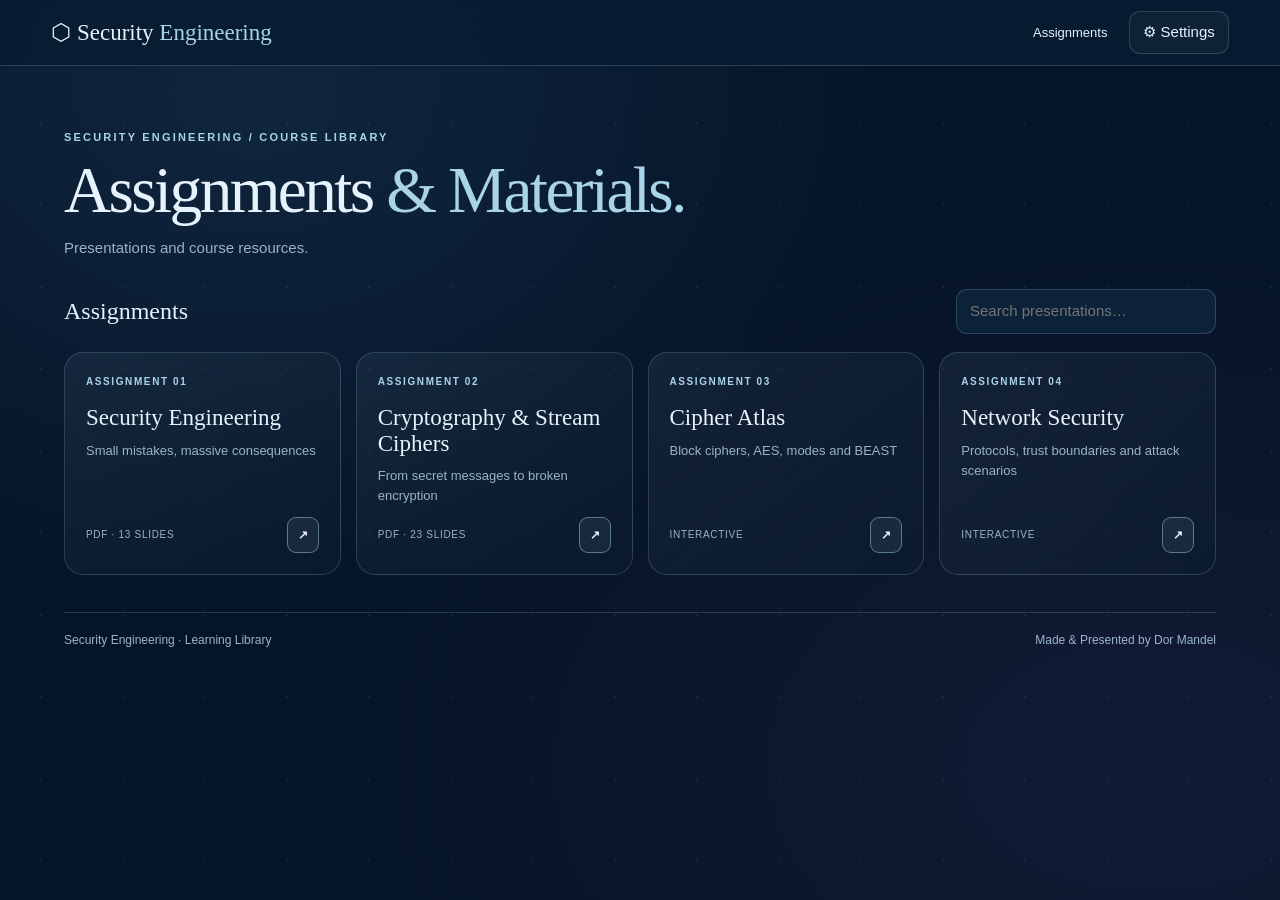
<file: index.html>
<!doctype html>
<html lang="en"><head><meta charset="utf-8"><meta name="viewport" content="width=device-width, initial-scale=1,viewport-fit=cover"><meta name="theme-color" content="#061427"><title>Security Engineering | Presentation Library</title>
<style>
:root{color-scheme:dark;--bg:#061427;--panel:#0d2339;--line:#aacde335;--text:#e6f2fc;--muted:#99b4c9;--accent:#a9d4e8;--glow:.7;--radius:19px;--motion:1}
*{box-sizing:border-box}html{scroll-behavior:smooth}body{margin:0;min-height:100dvh;background:radial-gradient(ellipse at 20% 10%,#1d426266,transparent 45%),radial-gradient(ellipse at 90% 85%,#322e5944,transparent 48%),var(--bg);color:var(--text);font:15px/1.5 Inter,Segoe UI,Arial,sans-serif}body:before{content:"";position:fixed;inset:0;pointer-events:none;background-image:radial-gradient(#bddcf936 .7px,transparent 1px);background-size:82px 82px;opacity:.35}body.no-stars:before{display:none}a{color:inherit;text-decoration:none}button,input,select{font:inherit}button{cursor:pointer;color:inherit}button,a{ -webkit-tap-highlight-color:transparent}button:focus-visible,a:focus-visible,input:focus-visible{outline:2px solid var(--accent);outline-offset:4px}
header{height:66px;padding:0 clamp(18px,4vw,62px);display:flex;align-items:center;gap:22px;border-bottom:1px solid var(--line);background:#081d32e8;backdrop-filter:blur(18px);position:sticky;top:0;z-index:9}.brand{font:23px Georgia,serif;white-space:nowrap}.brand b{font-weight:400;color:var(--accent)}nav{display:flex;align-items:center;gap:22px;margin-left:auto}nav a{font-size:13px;color:var(--muted)}nav a:hover,nav a[aria-current]{color:var(--text)}.icon-btn{border:1px solid var(--line);background:#ffffff08;border-radius:11px;padding:9px 13px}
main{position:relative;max-width:1200px;margin:auto;padding:clamp(38px,7vh,90px) 24px 72px}.eyebrow{font-size:11px;color:var(--accent);text-transform:uppercase;letter-spacing:.2em;font-weight:750}h1{font:clamp(39px,5.1vw,70px)/1.06 Georgia,serif;letter-spacing:-.04em;font-weight:400;margin:10px 0 12px}h1 em{color:var(--accent);font-style:normal}p{color:var(--muted)}.intro{display:flex;align-items:flex-end;justify-content:space-between;gap:26px;margin-bottom:30px}.intro p{margin:0;max-width:580px}.count{font:clamp(25px,3vw,38px) Georgia,serif;color:var(--accent)}.count small{display:block;font:11px Segoe UI,Arial,sans-serif;letter-spacing:.12em;color:var(--muted)}
.tools{display:flex;justify-content:space-between;gap:12px;align-items:center;margin:0 0 18px}.tools strong{font:24px Georgia,serif;font-weight:400}.filter{display:flex;gap:8px;align-items:center}.filter input{width:clamp(145px,23vw,260px);padding:10px 13px;background:#102a42ad;border:1px solid var(--line);border-radius:11px;color:var(--text)}.grid{display:grid;grid-template-columns:repeat(4,minmax(0,1fr));gap:15px}.card{color:inherit;text-decoration:none;--mx:50%;--my:50%;min-height:215px;position:relative;isolation:isolate;border:1px solid var(--line);background:linear-gradient(145deg,#b9d7ec11,#0c1c2d94);border-radius:var(--radius);padding:21px;display:flex;flex-direction:column;gap:10px;overflow:hidden;transition:transform calc(240ms * var(--motion)) ease,border-color calc(240ms * var(--motion)) ease,box-shadow calc(240ms * var(--motion)) ease}.card:before{content:"";position:absolute;inset:0;background:radial-gradient(240px circle at var(--mx) var(--my),#a9d4e824,transparent 75%);opacity:0;pointer-events:none;transition:opacity .2s}.card:hover:not(.soon){transform:translateY(-4px);border-color:#a9d4e88f;box-shadow:0 14px 35px #0004}.card:hover:before{opacity:var(--glow)}.card:after{content:"";position:absolute;inset:-100% auto auto -65%;width:42%;height:300%;background:linear-gradient(90deg,transparent,#e6f7ff18,transparent);transform:rotate(28deg) translateX(-250%);pointer-events:none}.card:hover:after{animation:shimmer calc(950ms * var(--motion)) ease-out forwards}@keyframes shimmer{to{transform:rotate(28deg) translateX(900%)}}.card small{color:var(--accent);font-size:10px;letter-spacing:.16em;font-weight:750}.card h2{font:clamp(20px,1.8vw,26px)/1.12 Georgia,serif;font-weight:400;margin:6px 0 0}.card p{font-size:13px;line-height:1.55;margin:0}.card .bottom{margin-top:auto;display:flex;justify-content:space-between;align-items:center;gap:8px}.type{font-size:10px;color:var(--muted);letter-spacing:.07em}.go{border:1px solid #a9d4e877;background:#acd7ee14;border-radius:9px;padding:8px 10px;font-size:12px;font-weight:600}.go:hover{background:#acd7ee2c}.soon{opacity:.53}.soon .go{display:none}
footer{margin-top:37px;border-top:1px solid var(--line);padding:18px 0;color:var(--muted);font-size:12px;display:flex;justify-content:space-between;gap:12px}dialog{width:min(430px,calc(100vw - 32px));border:1px solid #b2d6eb55;border-radius:20px;background:#10263c;color:var(--text);box-shadow:0 40px 90px #0009;padding:24px}dialog::backdrop{background:#000a;backdrop-filter:blur(8px)}dialog h2{font:29px Georgia,serif;margin:0 0 8px}dialog label{display:flex;justify-content:space-between;gap:15px;margin:16px 0;color:var(--muted)}dialog select{background:#081d30;color:var(--text);padding:7px;border:1px solid var(--line);border-radius:8px}.close{float:right}#empty{display:none;text-align:center;padding:28px;color:var(--muted)}
@media(max-width:960px){.grid{grid-template-columns:repeat(3,minmax(0,1fr))}}@media(max-width:700px){header{height:60px;padding:0 17px}.brand{font-size:20px}nav a{display:none}.intro{align-items:start}.intro .count{display:none}.grid{grid-template-columns:repeat(2,minmax(0,1fr))}.card{min-height:215px;padding:16px}.tools strong{font-size:21px}}@media(max-width:410px){.grid{grid-template-columns:1fr}.card{min-height:180px}.tools{flex-wrap:wrap}.filter input{width:100%}}@media(prefers-reduced-motion:reduce){:root{--motion:0}*,*:before,*:after{animation:none!important;transition:none!important}.card:hover{transform:none}}
</style></head><body>
<header><a class="brand" href="./" aria-label="Security Engineering home">⬡ Security <b>Engineering</b></a><nav aria-label="Main navigation"><a aria-current="page" href="./">Assignments</a><button class="icon-btn" id="settingsBtn" aria-label="Open display settings">⚙ Settings</button></nav></header>
<main><section class="intro"><div><div class="eyebrow">Security Engineering / Course Library</div><h1>Assignments <em>& Materials.</em></h1><p>Presentations and course resources.</p></div></section>
<section aria-label="Assignments"><div class="tools"><strong>Assignments</strong><div class="filter"><input type="search" id="search" placeholder="Search presentations…" aria-label="Search presentations"></div></div><div id="grid" class="grid"></div><p id="empty">No matching presentations.</p></section>
<footer><span>Security Engineering · Learning Library</span><span>Made & Presented by Dor Mandel</span></footer></main>
<dialog id="settings"><button class="icon-btn close" id="closeSettings" aria-label="Close settings">✕</button><h2>Display settings</h2><p>Personalize the library. Your choices are stored in this browser.</p><label>Card glow <select id="glow"><option value=".7">Subtle</option><option value="1">Full</option><option value="0">Off</option></select></label><label>Motion <select id="motion"><option value="1">On</option><option value="0">Off</option></select></label><label>Background stars <select id="stars"><option value="on">On</option><option value="off">Off</option></select></label><button class="icon-btn" id="reset">Reset defaults</button></dialog>
<script>
const assignments=[
{id:1,title:'Security Engineering',subtitle:'Small mistakes, massive consequences',type:'PDF · 13 SLIDES',href:'./presentations/01/',ready:true},
{id:2,title:'Cryptography & Stream Ciphers',subtitle:'From secret messages to broken encryption',type:'PDF · 23 SLIDES',href:'./presentations/02/',ready:true},
{id:3,title:'Cipher Atlas',subtitle:'Block ciphers, AES, modes and BEAST',type:'INTERACTIVE',href:'./presentations/03/',ready:true},
{id:4,title:'Network Security',subtitle:'Protocols, trust boundaries and attack scenarios',type:'INTERACTIVE',href:'./assignments/network-security/',ready:true}
];
const grid=document.getElementById('grid'),search=document.getElementById('search');
function render(){
 const q=search.value.trim().toLowerCase();
 const items=assignments.filter(a=>(a.title+' '+a.subtitle+' '+a.id).toLowerCase().includes(q));
 grid.replaceChildren();
 for(const a of items){
  const card=document.createElement('a');card.className='card';card.href=a.href;
  card.setAttribute('aria-label','Open assignment '+a.id+': '+a.title);
  card.innerHTML='<small></small><h2></h2><p></p><div class="bottom"><span class="type"></span><span class="go" aria-hidden="true">↗</span></div>';
  card.querySelector('small').textContent='ASSIGNMENT '+String(a.id).padStart(2,'0');
  card.querySelector('h2').textContent=a.title;
  card.querySelector('p').textContent=a.subtitle;
  card.querySelector('.type').textContent=a.type;
  card.addEventListener('pointermove',e=>{const r=card.getBoundingClientRect();card.style.setProperty('--mx',(e.clientX-r.left)+'px');card.style.setProperty('--my',(e.clientY-r.top)+'px')});
  grid.append(card);
 }
 document.getElementById('empty').style.display=items.length?'none':'block';
}
search.addEventListener('input',render);render();
const dialog=document.getElementById('settings'),defaults={glow:'.7',motion:'1',stars:'on'};
function apply(){let s={...defaults};try{s={...s,...JSON.parse(localStorage.getItem('security-library-settings')||'{}')}}catch(e){}for(let k of Object.keys(defaults)){document.getElementById(k).value=s[k]}document.documentElement.style.setProperty('--glow',s.glow);document.documentElement.style.setProperty('--motion',s.motion);document.body.classList.toggle('no-stars',s.stars==='off')}
document.getElementById('settingsBtn').onclick=()=>dialog.showModal();document.getElementById('closeSettings').onclick=()=>dialog.close();for(let k of Object.keys(defaults))document.getElementById(k).addEventListener('change',()=>{let s={};for(let x of Object.keys(defaults))s[x]=document.getElementById(x).value;try{localStorage.setItem('security-library-settings',JSON.stringify(s))}catch(e){}apply()});document.getElementById('reset').onclick=()=>{try{localStorage.removeItem('security-library-settings')}catch(e){}apply()};apply();
</script></body></html>
</file>
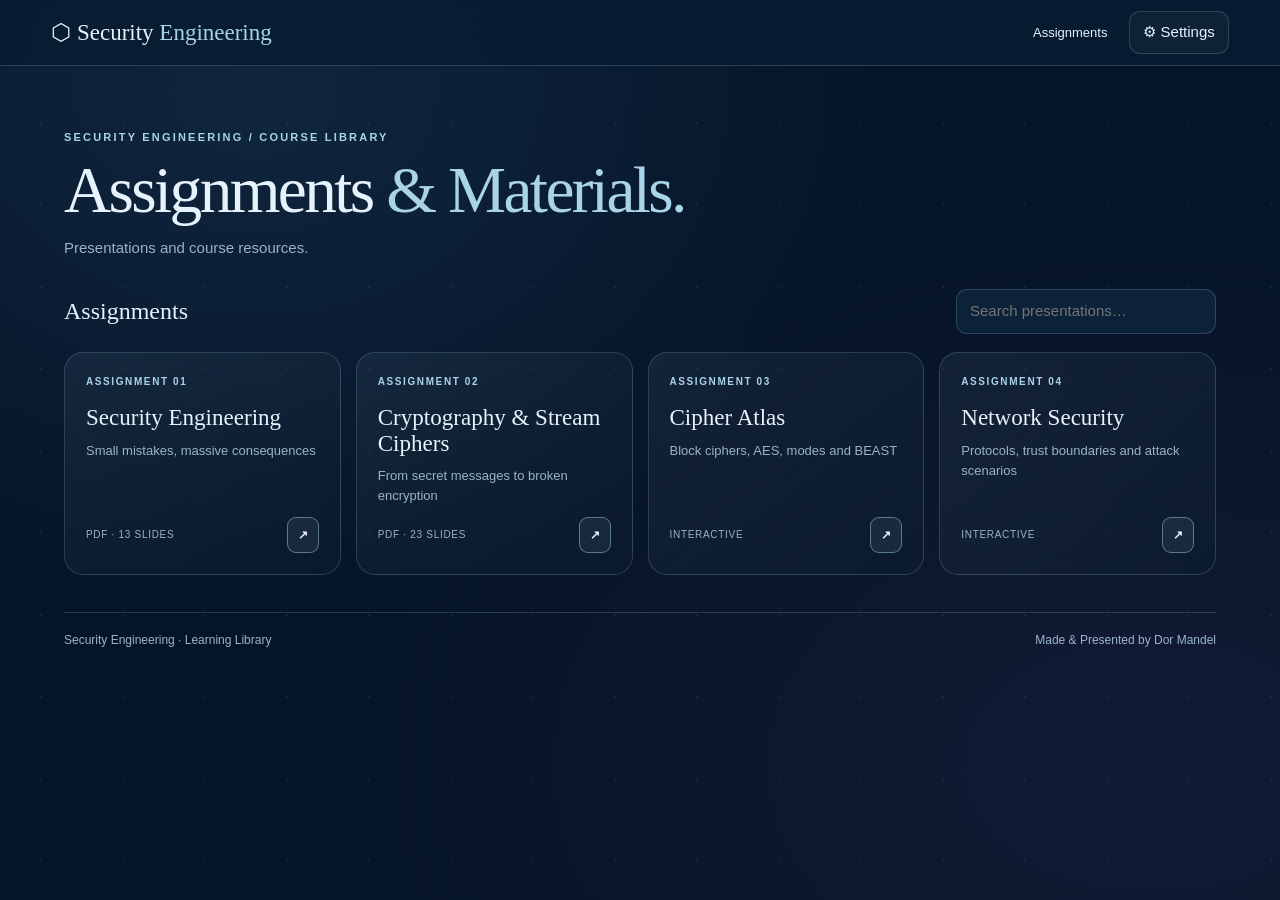
<file: assignments/index.html>
<!doctype html><html lang="en"><head><meta charset="utf-8"><meta name="viewport" content="width=device-width,initial-scale=1"><meta http-equiv="refresh" content="0;url=../"><link rel="canonical" href="../"><title>Security Engineering</title><script>location.replace("../"+location.search)</script></head><body style="font:16px Segoe UI,Arial;background:#061427;color:#e5eff9;padding:32px">Go to <a style="color:#a9d4e8" href="../">Security Engineering — Presentation Library</a>.</body></html>
</file>
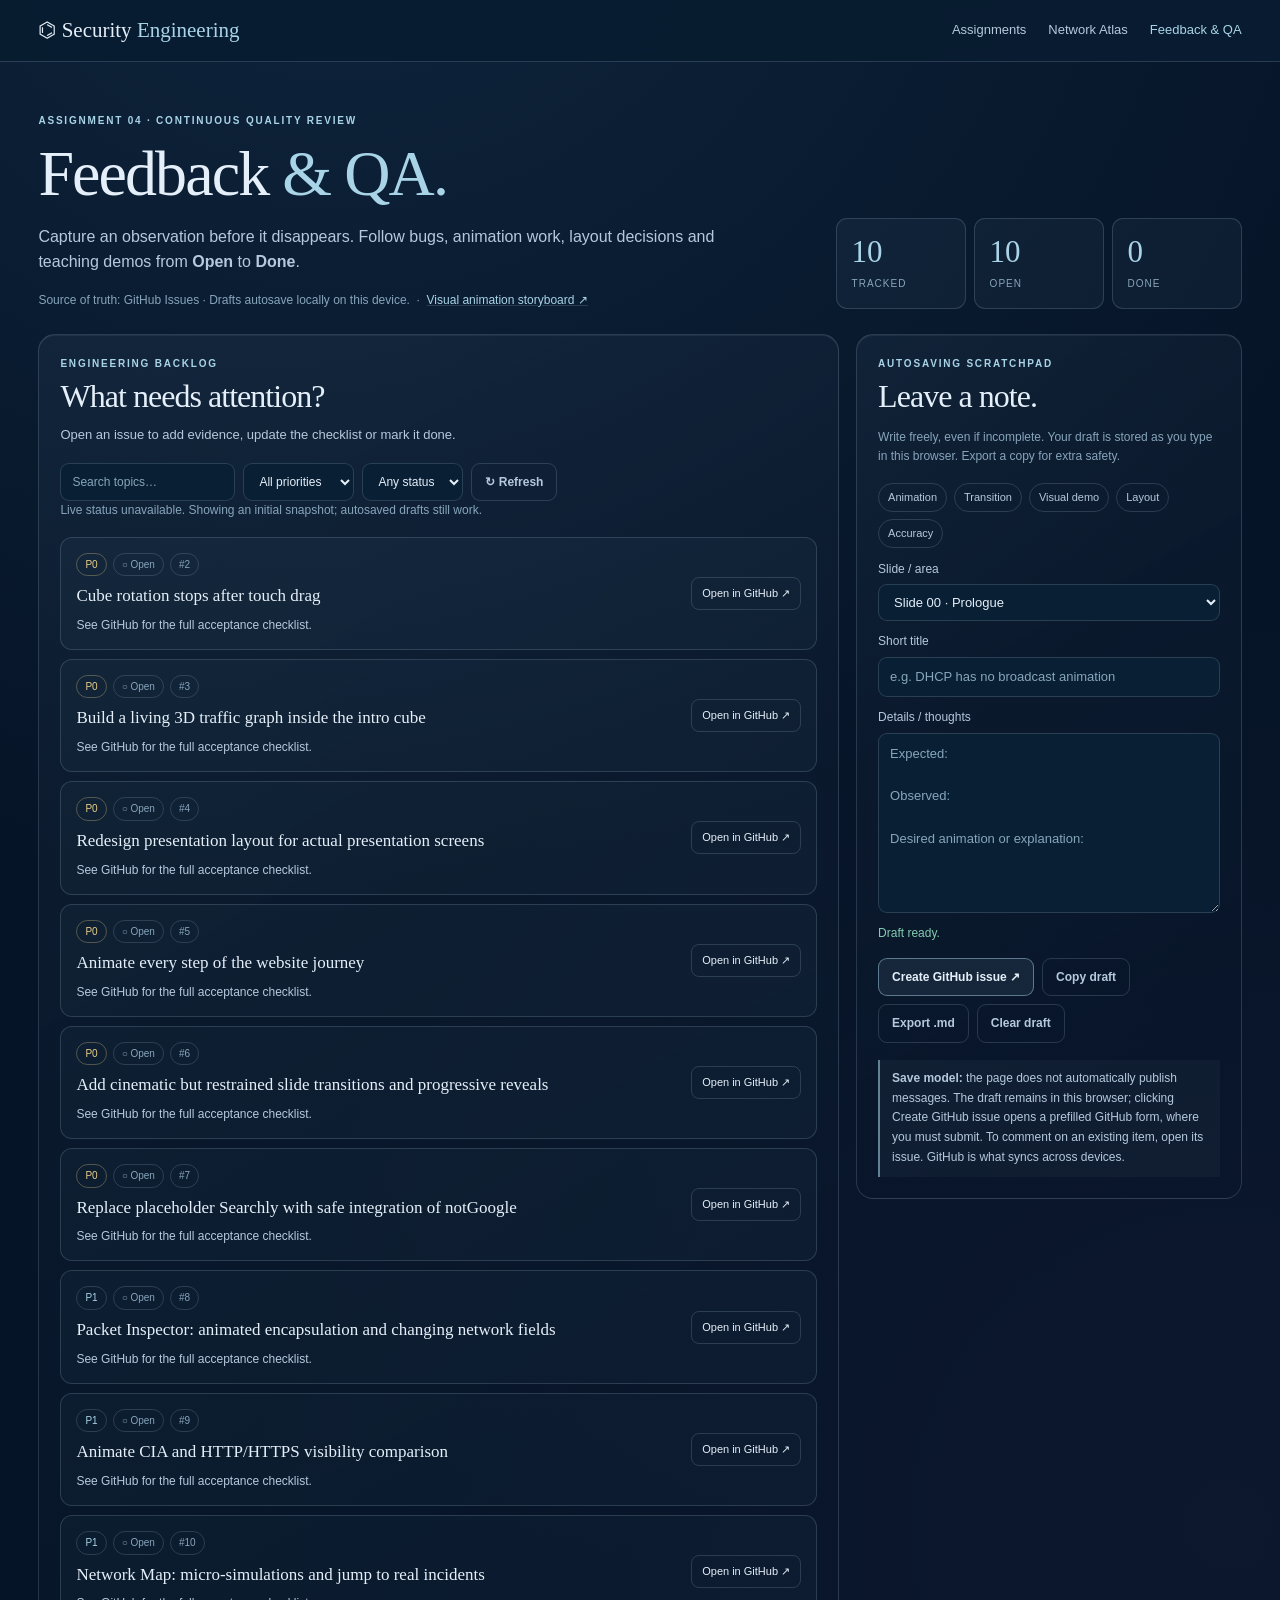
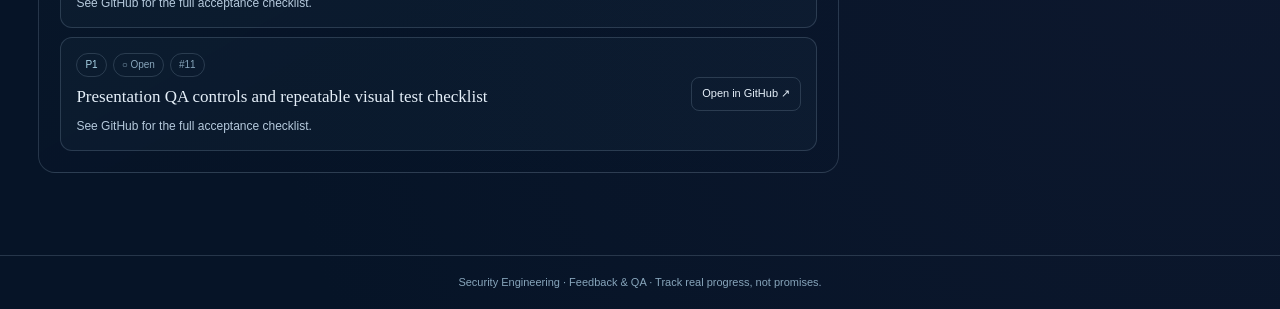
<file: assignments/feedback/index.html>
<!doctype html>
<html lang="en"><head>
<meta charset="utf-8"><meta name="viewport" content="width=device-width,initial-scale=1,viewport-fit=cover">
<meta name="color-scheme" content="dark"><title>Feedback & QA | Security Engineering</title>
<style>
:root{color-scheme:dark;--bg:#061427;--ink:#e5eff9;--soft:#b5c9dc;--muted:#87a5bb;--line:#adc9dc30;--accent:#a9d4e8;--gold:#e9cf8a;--ok:#83ccb1}
*{box-sizing:border-box}body{margin:0;min-height:100dvh;background:radial-gradient(circle at 27% -12%,#17355288,transparent 48%),radial-gradient(circle at 96% 80%,#29264833,transparent 50%),var(--bg);color:var(--ink);font:15px/1.55 Inter,'Segoe UI',Arial,sans-serif}
h1,h2,h3,p{margin-top:0}h1,h2{font-family:Georgia,serif;letter-spacing:-.03em;font-weight:400}h1{font-size:clamp(40px,5vw,66px);line-height:1.1;margin:10px 0 16px}h2{font-size:clamp(24px,2.5vw,34px)}h3{font-size:18px}p{color:var(--soft)}a{color:inherit;text-decoration:none}button,input,select,textarea{font:inherit;color:inherit}button{cursor:pointer}button:focus-visible,a:focus-visible,input:focus-visible,select:focus-visible,textarea:focus-visible{outline:2px solid var(--accent);outline-offset:3px}
header{min-height:62px;position:sticky;top:0;z-index:5;display:flex;align-items:center;gap:20px;padding:0 clamp(13px,3vw,48px);border-bottom:1px solid var(--line);background:#091c31ed;backdrop-filter:blur(18px)}
.brand{font:21px Georgia,serif;white-space:nowrap}.brand span{color:var(--accent)}nav{display:flex;gap:22px;align-items:center;margin-left:auto}.navlink{color:var(--soft);font-size:13px}.navlink.active,.navlink:hover{color:var(--accent)}
main{max-width:1390px;margin:auto;padding:clamp(25px,4vw,59px) clamp(15px,3vw,42px) 82px}.eyebrow,.micro{font-size:10px;color:var(--accent);letter-spacing:.18em;text-transform:uppercase;font-weight:800}.micro{color:var(--muted)}
.hero{display:grid;grid-template-columns:1fr auto;gap:26px;align-items:end;margin-bottom:25px}.hero p{font-size:16px;max-width:720px}.intro-line{color:var(--muted);font-size:12px}
.surface{border:1px solid var(--line);background:linear-gradient(150deg,#b5d7f20d,#07162929 82%);border-radius:17px;box-shadow:inset 0 1px #fff1;padding:21px;min-width:0}
.stats{display:grid;grid-template-columns:repeat(3,130px);gap:8px}.stat{padding:15px;background:#abcde80c;border:1px solid var(--line);border-radius:11px}.stat strong{display:block;font:31px Georgia,serif;color:var(--accent)}.stat span{font-size:10px;letter-spacing:.1em;color:var(--muted);text-transform:uppercase}
.columns{display:grid;grid-template-columns:minmax(0,1.35fr) minmax(340px,.65fr);align-items:start;gap:17px}
.section-top{display:flex;justify-content:space-between;gap:15px;align-items:center;flex-wrap:wrap;margin-bottom:17px}.section-top h2{margin:0}.section-top p{font-size:13px;margin:4px 0 0}
.selectors{display:flex;flex-wrap:wrap;gap:8px}.field{color:var(--ink);background:#091f34;border:1px solid var(--line);padding:9px 11px;border-radius:9px;min-width:0}.field::placeholder{color:var(--muted)}.selectors .field{font-size:12px}#search{width:175px}
.badges{display:flex;gap:6px;flex-wrap:wrap;margin-bottom:8px}.badge{font-size:10px;color:var(--muted);border:1px solid var(--line);border-radius:99px;padding:3px 8px}.badge.p0{color:var(--gold);border-color:#e9cf8a50}.badge.done{color:var(--ok);border-color:#83ccb158}.badge.p1{color:var(--accent)}
.issue-list{display:grid;gap:9px}.issue{border:1px solid var(--line);border-radius:12px;background:#a9d4e808;padding:15px;display:grid;grid-template-columns:minmax(0,1fr) auto;gap:7px 14px}.issue h3{font:17px/1.4 Georgia,serif;margin:2px 0 8px}.issue h3 a:hover{color:var(--accent)}.issue p{font-size:12px;line-height:1.5;margin:0;max-width:760px}.issue .tiny{font-size:11px;color:var(--muted)}.issue-link{display:inline-flex;gap:5px;align-self:center;border:1px solid var(--line);padding:7px 10px;border-radius:8px;font-size:11px;white-space:nowrap}.issue-link:hover{background:#a9d4e81a}
.progress{height:4px;background:#314558;border-radius:9px;overflow:hidden;margin-top:10px;max-width:260px}.progress span{height:100%;display:block;background:var(--ok)}
.form-area{position:sticky;top:81px}.form-area h2{margin:0 0 7px}.help{font-size:12px;color:var(--muted);margin-bottom:17px}.form{display:grid;gap:11px}.form label{display:grid;gap:6px;font-size:12px;color:var(--soft)}textarea.field{resize:vertical;min-height:180px;line-height:1.65;font-size:13px}.form .field{width:100%;font-size:13px}
.buttons{display:flex;gap:8px;flex-wrap:wrap;margin-top:3px}.btn{border:1px solid #a9d4e87b;border-radius:9px;background:#a9d4e815;padding:9px 13px;font-size:12px;font-weight:650}.btn:hover{background:#a9d4e82f}.btn.ghost{background:transparent;border-color:var(--line);color:var(--soft)}
.status{font-size:12px;color:var(--ok);min-height:20px}.note{border-left:2px solid #a9d4e88b;padding:9px 12px;background:#a9d4e80a;color:var(--soft);font-size:12px;line-height:1.65;margin-top:17px}
.templates{display:flex;flex-wrap:wrap;gap:7px;margin-bottom:12px}.template{border:1px solid var(--line);border-radius:20px;background:none;color:var(--soft);padding:5px 9px;font-size:11px}.template:hover{background:#abcde815}
footer{padding:18px;text-align:center;border-top:1px solid var(--line);font-size:11px;color:var(--muted)}
@media(max-width:1150px){.columns{grid-template-columns:1fr}.form-area{position:static}.hero{grid-template-columns:1fr}.stats{grid-template-columns:repeat(3,minmax(0,1fr))}}
@media(max-width:640px){header{flex-wrap:wrap;gap:4px 13px;padding:11px 15px}.brand{font-size:17px}nav{gap:10px;margin-left:0}.navlink{font-size:11px}main{padding:25px 12px 55px}.hero{gap:12px}.hero p{font-size:14px}.stats{grid-template-columns:repeat(3,1fr)}.stat{padding:9px}.stat strong{font-size:25px}.surface{padding:15px}.issue{grid-template-columns:1fr}.issue-link{justify-self:start}.selectors{width:100%}#search{width:min(100%,200px)}}
@media(prefers-reduced-motion:reduce){*,*:before,*:after{animation:none!important;transition:none!important}}
</style></head>
<body><header><a class="brand" href="../../index.html">⌬ Security <span>Engineering</span></a><nav aria-label="Navigation"><a class="navlink" href="../index.html">Assignments</a><a class="navlink" href="../network-security/index.html">Network Atlas</a><a class="navlink active" href="./index.html" aria-current="page">Feedback &amp; QA</a></nav></header>
<main><section class="hero"><div><div class="eyebrow">Assignment 04 · Continuous Quality Review</div><h1>Feedback <span style="color:var(--accent)">&amp; QA.</span></h1><p>Capture an observation before it disappears. Follow bugs, animation work, layout decisions and teaching demos from <strong>Open</strong> to <strong>Done</strong>.</p><div class="intro-line">Source of truth: GitHub Issues · Drafts autosave locally on this device. &nbsp;·&nbsp; <a href="https://github.com/DorManDel/Security_Engineering/blob/main/assignments/ANIMATION_STORYBOARD.md" target="_blank" rel="noopener noreferrer" style="color:var(--accent);text-decoration:underline;text-decoration-color:var(--line)">Visual animation storyboard ↗</a></div></div><div class="stats" aria-live="polite"><div class="stat"><strong id="total">10</strong><span>Tracked</span></div><div class="stat"><strong id="open">10</strong><span>Open</span></div><div class="stat"><strong id="done">0</strong><span>Done</span></div></div></section>
<div class="columns">
<section class="surface" aria-labelledby="backlogTitle"><div class="section-top"><div><div class="eyebrow">Engineering backlog</div><h2 id="backlogTitle">What needs attention?</h2><p>Open an issue to add evidence, update the checklist or mark it done.</p></div></div>
<div class="selectors"><input class="field" type="search" id="search" aria-label="Search feedback" placeholder="Search topics…"><select class="field" id="priority" aria-label="Filter priority"><option value="all">All priorities</option><option value="P0">P0 · Must fix</option><option value="P1">P1 · Next</option></select><select class="field" id="state" aria-label="Filter status"><option value="all">Any status</option><option value="open">Open</option><option value="closed">Done</option></select><button class="btn ghost" id="reload" type="button">↻ Refresh</button></div>
<p class="help" id="syncStatus" role="status">Loading issue progress…</p><div id="issues" class="issue-list"></div></section>
<aside class="surface form-area" aria-labelledby="feedbackTitle"><div class="eyebrow">Autosaving scratchpad</div><h2 id="feedbackTitle">Leave a note.</h2><p class="help">Write freely, even if incomplete. Your draft is stored as you type in this browser. Export a copy for extra safety.</p>
<div class="templates" role="group" aria-label="Quick feedback categories"><button class="template" data-kind="Animation">Animation</button><button class="template" data-kind="Transition">Transition</button><button class="template" data-kind="Visual demo">Visual demo</button><button class="template" data-kind="Layout">Layout</button><button class="template" data-kind="Content accuracy">Accuracy</button></div>
<div class="form"><label>Slide / area<select id="area" class="field"><option>Slide 00 · Prologue</option><option>Slide 01 · Journey</option><option>Slide 02 · Security Goals</option><option>Slide 03 · Network Map</option><option>Course Library</option><option>General / Navigation</option></select></label><label>Short title<input class="field" id="title" placeholder="e.g. DHCP has no broadcast animation" maxlength="180"></label><label>Details / thoughts<textarea class="field" id="details" placeholder="Expected:&#10;&#10;Observed:&#10;&#10;Desired animation or explanation:"></textarea></label>
<div class="status" id="saved" role="status">Draft ready.</div><div class="buttons"><button class="btn" type="button" id="openNew">Create GitHub issue ↗</button><button class="btn ghost" id="copy" type="button">Copy draft</button><button class="btn ghost" id="export" type="button">Export .md</button><button class="btn ghost" id="clear" type="button">Clear draft</button></div></div>
<div class="note"><strong>Save model:</strong> the page does not automatically publish messages. The draft remains in this browser; clicking Create GitHub issue opens a prefilled GitHub form, where you must submit. To comment on an existing item, open its issue. GitHub is what syncs across devices.</div></aside>
</div></main><footer>Security Engineering · Feedback &amp; QA · Track real progress, not promises.</footer>
<script>
"use strict";
const repo="DorManDel/Security_Engineering",$=id=>document.getElementById(id);
const fallback=[
[2,"Cube rotation stops after touch drag","P0"],[3,"Build a living 3D traffic graph inside the intro cube","P0"],[4,"Redesign presentation layout for actual presentation screens","P0"],[5,"Animate every step of the website journey","P0"],[6,"Add cinematic but restrained slide transitions and progressive reveals","P0"],[7,"Replace placeholder Searchly with safe integration of notGoogle","P0"],[8,"Packet Inspector: animated encapsulation and changing network fields","P1"],[9,"Animate CIA and HTTP/HTTPS visibility comparison","P1"],[10,"Network Map: micro-simulations and jump to real incidents","P1"],[11,"Presentation QA controls and repeatable visual test checklist","P1"]
].map(([number,title,priority])=>({number,title:"[Atlas]["+priority+"] "+title,state:"open",html_url:"https://github.com/"+repo+"/issues/"+number,body:"See GitHub for the full acceptance checklist."}));
let issues=fallback;
const priorityOf=x=>x.title.includes("[P0]")?"P0":x.title.includes("[P1]")?"P1":"Other";
const titleOf=x=>x.title.replace(/^\[Atlas\](\[(?:P0|P1)\])?\s*/,"");
function render(){
 const query=$("search").value.toLowerCase().trim(),p=$("priority").value,state=$("state").value;
 $("total").textContent=issues.length;$("open").textContent=issues.filter(x=>x.state==="open").length;$("done").textContent=issues.filter(x=>x.state==="closed").length;
 $("issues").replaceChildren();
 const rows=issues.filter(x=>(p==="all"||priorityOf(x)===p)&&(state==="all"||x.state===state)&&((x.title+" "+x.body).toLowerCase().includes(query))).sort((a,b)=>Number(a.state==="closed")-Number(b.state==="closed")||Number(priorityOf(a)==="P1")-Number(priorityOf(b)==="P1")||a.number-b.number);
 if(!rows.length){const el=document.createElement("p");el.className="help";el.textContent="No issues match your filters.";$("issues").append(el);return}
 rows.forEach(x=>{
  const row=document.createElement("article");row.className="issue";const left=document.createElement("div"),badges=document.createElement("div");badges.className="badges";
  [[priorityOf(x),priorityOf(x).toLowerCase()],[x.state==="closed"?"✓ Done":"○ Open",x.state==="closed"?"done":""],["#"+x.number,""]].forEach(([v,c])=>{const s=document.createElement("span");s.className="badge "+c;s.textContent=v;badges.append(s)});left.append(badges);
  const heading=document.createElement("h3"),link=document.createElement("a");link.textContent=titleOf(x);link.href=x.html_url;link.target="_blank";link.rel="noopener noreferrer";heading.append(link);left.append(heading);
  const desc=document.createElement("p"),section=x.body.match(/## (?:Problem|Observation)\s*\n([\s\S]*?)(?:\n## |$)/i);
  desc.textContent=(section?.[1]||x.body||"Open the GitHub issue for full details.").replace(/[\\*#]/g,"").trim().slice(0,275);left.append(desc);
  const total=(x.body.match(/^- \[[ xX]\]/gm)||[]).length,done=(x.body.match(/^- \[[xX]\]/gm)||[]).length;
  if(total){const tiny=document.createElement("div");tiny.className="tiny";tiny.style.marginTop="10px";tiny.textContent=done+" / "+total+" checklist items checked";left.append(tiny);const bar=document.createElement("div");bar.className="progress";const fill=document.createElement("span");fill.style.width=(100*done/total)+"%";bar.append(fill);left.append(bar)}
  const open=document.createElement("a");open.className="issue-link";open.href=x.html_url;open.target="_blank";open.rel="noopener noreferrer";open.textContent="Open in GitHub ↗";row.append(left,open);$("issues").append(row);
 });
}
async function refresh(){
 $("syncStatus").textContent="Checking GitHub Issues…";
 const c=new AbortController(),timeout=setTimeout(()=>c.abort(),9000);
 try{const res=await fetch("https://api.github.com/repos/"+repo+"/issues?state=all&per_page=100",{headers:{Accept:"application/vnd.github+json"},signal:c.signal});if(!res.ok)throw Error("GitHub "+res.status);
  const raw=await res.json(),found=raw.filter(x=>!x.pull_request&&x.title?.startsWith("[Atlas]")).map(x=>({number:x.number,title:x.title,state:x.state,html_url:x.html_url,body:x.body||""}));
  if(!found.length)throw Error("No matching issues");issues=found;$("syncStatus").textContent="✓ Live GitHub status · "+new Date().toLocaleTimeString();
 }catch{issues=fallback;$("syncStatus").textContent="Live status unavailable. Showing an initial snapshot; autosaved drafts still work."}finally{clearTimeout(timeout);render()}
}
["search","priority","state"].forEach(id=>$(id).addEventListener(id==="search"?"input":"change",render));$("reload").addEventListener("click",refresh);
const storageKey="security-engineering-atlas-feedback-draft-v1";
function draft(){return{area:$("area").value,title:$("title").value,details:$("details").value,updatedAt:new Date().toISOString()}}
function save(){try{localStorage.setItem(storageKey,JSON.stringify(draft()));$("saved").textContent="✓ Saved locally · "+new Date().toLocaleTimeString()}catch{$("saved").textContent="Storage unavailable: use Copy or Export to keep the note."}}
try{const d=JSON.parse(localStorage.getItem(storageKey)||"null");if(d){if(d.area)$("area").value=d.area;$("title").value=d.title||"";$("details").value=d.details||"";$("saved").textContent="✓ Restored unsent draft from this browser."}}catch{}
["area","title","details"].forEach(id=>$(id).addEventListener(id==="area"?"change":"input",save));
document.querySelectorAll("[data-kind]").forEach(b=>b.addEventListener("click",()=>{const k=b.dataset.kind;if(!$("title").value.startsWith("["+k+"]"))$("title").value="["+k+"] "+$("title").value;if(!$("details").value.trim())$("details").value="Expected:\n\nObserved:\n\nDesired visual behavior:\n";save();$("details").focus()}));
function report(){const d=draft();return"## Area\n"+d.area+"\n\n## Observation and desired result\n"+(d.details.trim()||"(Add details)")+"\n\n## Testing context\nDevice/browser: (add details)\n\n---\nFrom Security Engineering feedback scratchpad."}
$("openNew").onclick=()=>{const d=draft();if(!d.title.trim()&&!d.details.trim()){$("saved").textContent="Please add a title or note first.";$("details").focus();return}save();
 const url="https://github.com/"+repo+"/issues/new?"+new URLSearchParams({title:"[Atlas][Feedback] "+(d.title.trim()||d.area),body:report()}).toString();
 const a=document.createElement("a");a.href=url;a.target="_blank";a.rel="noopener noreferrer";document.body.append(a);a.click();a.remove();$("saved").textContent="Draft preserved. Submit the prefilled form on GitHub to sync.";
};
$("copy").onclick=async()=>{try{await navigator.clipboard.writeText("# "+(draft().title||"Feedback")+"\n\n"+report());$("saved").textContent="✓ Copied. Draft still saved locally."}catch{$("saved").textContent="Clipboard unavailable. Use Export .md."}};
$("export").onclick=()=>{const content="# "+(draft().title||"Feedback")+"\n\n"+report(),blob=new Blob([content],{type:"text/markdown;charset=utf-8"}),url=URL.createObjectURL(blob),a=document.createElement("a");a.href=url;a.download="atlas-feedback-"+new Date().toISOString().slice(0,10)+".md";document.body.append(a);a.click();a.remove();setTimeout(()=>URL.revokeObjectURL(url),3000);$("saved").textContent="✓ Download initiated. Local draft remains available."};
$("clear").onclick=()=>{if(!confirm("Clear only the unsent local draft? GitHub issues will remain intact."))return;$("title").value="";$("details").value="";save()};
render();refresh();
</script></body></html>
</file>
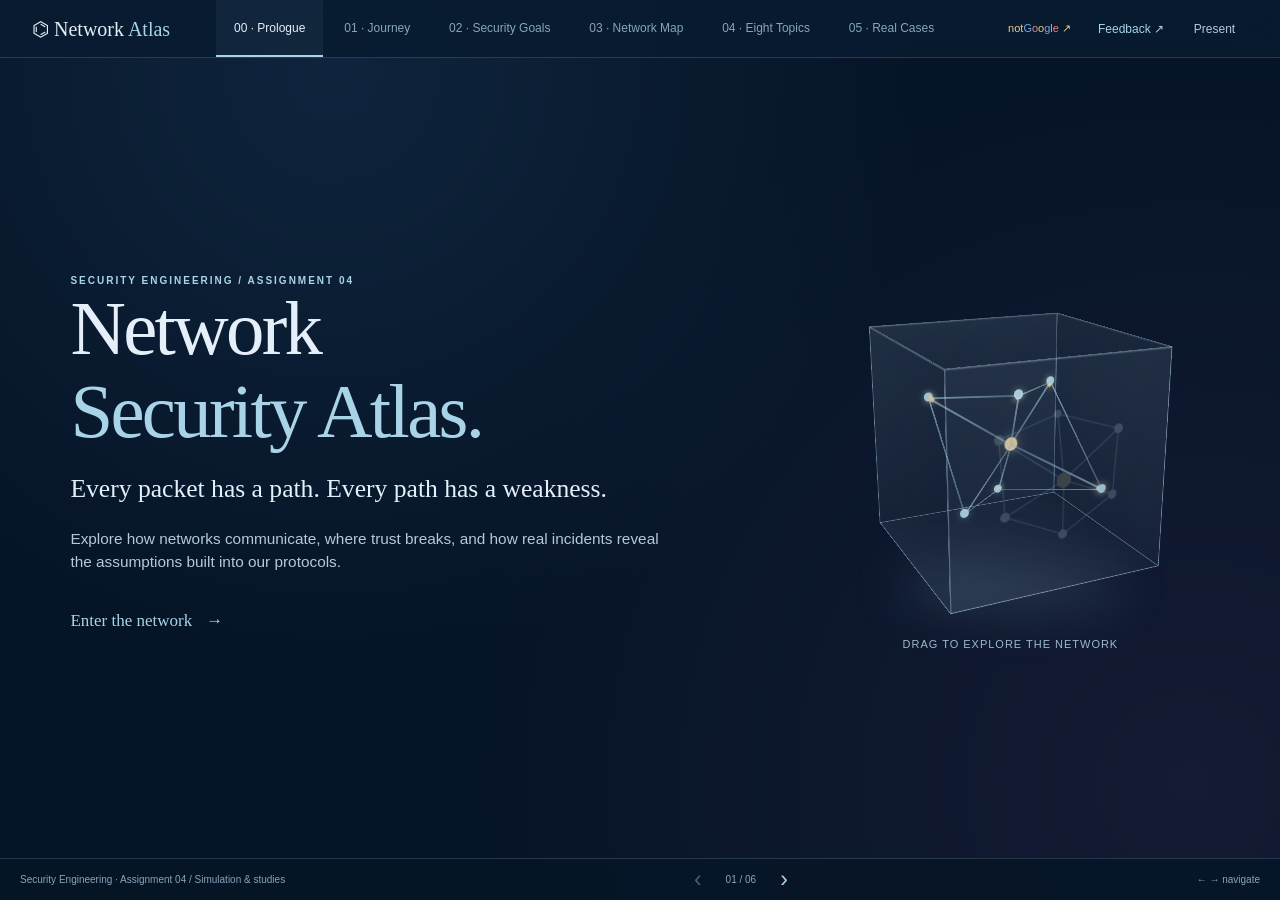
<file: assignments/network-security/index.html>
<!doctype html>
<html lang="en">
<head>
<meta charset="utf-8">
<meta name="viewport" content="width=device-width, initial-scale=1, viewport-fit=cover">
<meta name="color-scheme" content="dark">
<title>Network Security Atlas | Assignment 04</title>
<style>
:root{color-scheme:dark;--bg:#061427;--ink:#e5eff9;--soft:#b5c9dc;--muted:#87a5bb;--glass:#102941;--line:#adc9dc30;--accent:#a9d4e8;--lilac:#c5afe9;--gold:#e9cf8a;--ok:#83ccb1;--red:#ef9fa6}
*{box-sizing:border-box}
html,body{width:100%;height:100%;margin:0}
body{overflow:hidden;background:radial-gradient(circle at 26% 8%,#17355280,transparent 47%),radial-gradient(circle at 93% 87%,#29264865,transparent 52%),var(--bg);color:var(--ink);font:15px/1.5 Inter,'Segoe UI',Arial,sans-serif}
button,input{font:inherit;color:inherit}button{cursor:pointer}a{color:inherit;text-decoration:none}button:focus-visible,a:focus-visible,input:focus-visible{outline:2px solid var(--accent);outline-offset:3px}
button:disabled{opacity:.38;cursor:default}h1,h2,h3,p{margin-top:0}h1,h2{font-family:Georgia,serif;font-weight:400;letter-spacing:-.035em}h1{font-size:clamp(38px,4.8vw,70px);line-height:1.08;margin-bottom:16px}h2{font-size:clamp(28px,3.3vw,46px);line-height:1.13;margin-bottom:12px}h3{font-size:18px}p{color:var(--soft)}svg{max-width:100%}
.shell{height:100dvh;display:grid;grid-template-rows:58px minmax(0,1fr) 42px;isolation:isolate}
.top{z-index:6;display:flex;align-items:center;padding:0 clamp(10px,2.5vw,34px);gap:clamp(10px,2vw,28px);background:#091c31d9;border-bottom:1px solid var(--line);backdrop-filter:blur(18px)}
.brand{font:20px Georgia,serif;white-space:nowrap}.brand span{color:var(--accent)}
.section-nav{display:flex;gap:3px;align-items:stretch;justify-content:center;min-width:0;flex:1;height:100%}
.tab{border:0;border-bottom:2px solid transparent;background:none;padding:9px clamp(6px,1.4vw,18px);font-size:12px;color:var(--muted);white-space:nowrap}
.tab:hover{color:var(--ink)}.tab.active{border-color:var(--accent);background:#a9d4e80e;color:var(--ink)}
.tools{display:flex;gap:7px;align-items:center}.tiny-button{background:transparent;border:0;color:var(--soft);padding:8px 10px;font-size:12px;border-radius:8px}.tiny-button:hover{background:#abcde817;color:var(--ink)}
.stage{min-height:0;position:relative;overflow:hidden}
.slide{position:absolute;inset:0;display:none;flex-direction:column;gap:clamp(14px,2vh,26px);padding:clamp(17px,3vw,44px) clamp(22px,5.5vw,86px);overflow:auto}
.slide.active{display:flex;animation:slide-in .3s ease-out}
@keyframes slide-in{from{opacity:.5;transform:translateY(5px)}to{opacity:1;transform:none}}
.eyebrow{font-size:10px;font-weight:800;letter-spacing:.2em;text-transform:uppercase;color:var(--accent)}
.muted{color:var(--muted)}.small{font-size:12px}.micro{font-size:10px;letter-spacing:.14em;text-transform:uppercase;font-weight:700;color:var(--muted)}.mono{font-family:Consolas,Monaco,monospace}
.light{color:var(--accent)}.gold{color:var(--gold)}
.primary{border:1px solid #a9d4e874;background:#a9d4e81c;color:var(--ink);border-radius:9px;padding:10px 16px;font-size:13px;font-weight:650;transition:background .2s}
.primary:hover{background:#a9d4e835}.secondary{border:1px solid var(--line);border-radius:9px;padding:9px 12px;background:transparent;color:var(--soft);font-size:12px}.secondary:hover{background:#acd4ea14;color:var(--ink)}.inline-controls{display:flex;gap:8px;flex-wrap:wrap;align-items:center}
.panel{border:1px solid var(--line);border-radius:17px;background:linear-gradient(155deg,#b5d7f20e,#07162930 82%);box-shadow:inset 0 1px #fff1;padding:clamp(14px,1.6vw,24px);min-width:0}
.panel.flat{border:0;background:transparent;box-shadow:none;padding:0}
.slide-head{flex-shrink:0}.slide-head h2{margin:7px 0}.slide-head p{margin:0;font-size:clamp(12px,1.15vw,16px)}
.footer{z-index:4;display:flex;align-items:center;justify-content:space-between;gap:10px;padding:0 20px;background:#061527dd;border-top:1px solid var(--line);color:var(--muted);font-size:10px}
.pager{display:flex;gap:15px;align-items:center}.arrow-btn{background:none;border:0;color:var(--accent);font-size:23px;line-height:1;padding:3px 9px}.arrow-btn:hover{color:#fff}
.hero{justify-content:center;overflow:hidden}.hero-layout{display:grid;grid-template-columns:minmax(0,1.25fr) minmax(250px,.75fr);align-items:center;gap:clamp(30px,6vw,100px);width:100%;max-width:1260px;margin:auto}
.hero h1{font-size:clamp(48px,6vw,90px);max-width:720px}.hero .subline{font-size:clamp(18px,2vw,27px);color:var(--ink);font-family:Georgia,serif}.hero .lede{max-width:590px;font-size:clamp(14px,1.2vw,17px);margin:18px 0 26px}
.cube-scene{width:min(31vw,360px);aspect-ratio:1;perspective:800px;display:grid;place-items:center;margin:auto;position:relative;touch-action:none;cursor:grab}
.cube-scene:active{cursor:grabbing}.cube-scene:after{content:'';width:63%;height:12%;position:absolute;bottom:4%;background:#7fa9c034;filter:blur(25px);border-radius:50%;z-index:-1}
.cube{width:clamp(146px,17vw,218px);height:clamp(146px,17vw,218px);position:relative;transform-style:preserve-3d;animation:cube-turn 27s linear infinite;--side:clamp(73px,8.5vw,109px)}
.cube.dragging{animation:none}.cube-face{position:absolute;inset:0;display:grid;place-items:center;border:1px solid #b9dbed65;background:linear-gradient(135deg,#abcfe425,#1a304c18);box-shadow:inset 0 1px #fff3;backdrop-filter:blur(3px)}
.cube-face svg{width:76%;opacity:.9}.cube-face.front{transform:translateZ(var(--side))}.cube-face.back{transform:rotateY(180deg) translateZ(var(--side))}.cube-face.right{transform:rotateY(90deg) translateZ(var(--side))}.cube-face.left{transform:rotateY(-90deg) translateZ(var(--side))}.cube-face.topface{transform:rotateX(90deg) translateZ(var(--side))}.cube-face.bottomface{transform:rotateX(-90deg) translateZ(var(--side))}
@keyframes cube-turn{from{transform:rotateX(-18deg) rotateY(0deg)}to{transform:rotateX(-18deg) rotateY(360deg)}}
.cube-caption{text-align:center;margin-top:12px;color:var(--muted);font-size:11px;letter-spacing:.12em;text-transform:uppercase}
.hero-rule{display:flex;gap:11px;flex-wrap:wrap;color:var(--muted);font-size:11px;margin-top:36px}
.journey-layout{display:grid;grid-template-columns:minmax(0,1.35fr) minmax(265px,.65fr);gap:16px;flex:1;min-height:0}
.journey-primary{display:flex;flex-direction:column;gap:13px;min-height:0}
.browser{border:1px solid #b0cde34a;border-radius:14px;overflow:hidden;background:#0e263e;flex-shrink:0}
.browser-top{display:flex;align-items:center;gap:7px;padding:7px 11px;background:#1a3147;border-bottom:1px solid var(--line)}.dot{width:7px;height:7px;border-radius:50%;background:#7891a5;opacity:.8}.dot:nth-child(2){background:#a8ac9d}.dot:nth-child(3){background:#93aeaa}.browser-tab{margin-left:8px;color:var(--soft);font-size:11px}
.browser-address{display:flex;align-items:center;gap:10px;padding:10px 13px}.browser-address label{flex:1;min-width:0}
.browser-address input{width:100%;background:#06192c;border:1px solid #afc9dc3c;border-radius:8px;padding:9px 12px;font-family:Consolas,monospace;font-size:12px}
.diagram{display:grid;grid-template-columns:repeat(5,minmax(0,1fr));align-items:center;gap:6px;min-height:138px;position:relative}
.diagram-node{position:relative;min-height:118px;display:flex;flex-direction:column;align-items:center;justify-content:center;gap:6px;padding:9px 5px;text-align:center;border:1px solid var(--line);background:#a5cce90b;border-radius:12px;transition:background .25s,border-color .25s}
.diagram-node span{font-size:21px;font-family:Georgia,serif;color:var(--soft)}.diagram-node strong{font-size:12px}.diagram-node small{font-size:10px;color:var(--muted)}
.diagram-node.current{border-color:#9bd3eb;background:#a9d4e825;box-shadow:0 0 28px #76bdd321}.diagram-node:after{content:'→';position:absolute;right:-11px;top:43%;color:var(--accent);font-size:17px;z-index:2}.diagram-node:last-child:after{display:none}
.side-services{display:flex;flex-wrap:wrap;align-items:center;gap:7px;font-size:11px;color:var(--soft)}.service{padding:4px 9px;border:1px solid var(--line);border-radius:99px}.service.on{background:#a9d4e823;border-color:#a9d4e87d;color:var(--ink)}
.timeline{display:flex;gap:6px;overflow-x:auto;scrollbar-width:thin;padding:4px 0}.time-step{flex:1 0 83px;min-width:83px;max-width:145px;text-align:left;border:1px solid var(--line);background:#a9d4e80b;border-radius:8px;padding:8px 10px}.time-step b{display:block;font-size:10px;color:var(--soft)}.time-step span{display:block;color:var(--muted);font-size:9px}.time-step.current{background:#a9d4e827;border-color:#a9d4e87a}
.journey-side{display:flex;flex-direction:column;gap:13px;min-height:0}.event-title{font-family:Georgia,serif;font-size:23px;line-height:1.2;margin:9px 0}.event-desc{font-size:13px;line-height:1.6;margin:0 0 12px}
.packet-head{display:flex;justify-content:space-between;gap:9px;align-items:center}.packet-table{display:grid;grid-template-columns:1fr 1fr;gap:5px 9px;font:11px/1.35 Consolas,monospace;margin-top:13px}
.packet-table dt{color:var(--muted)}.packet-table dd{margin:0;overflow-wrap:anywhere;color:var(--ink);text-align:right}
.packet-layer{font-size:10px;letter-spacing:.1em;font-weight:700;text-transform:uppercase;color:var(--accent);margin-top:12px}.packet-sample{font:11px/1.5 Consolas,monospace;background:#061727;border:1px solid var(--line);border-radius:8px;padding:11px;white-space:pre-wrap;overflow-wrap:anywhere;margin:9px 0 0;color:var(--soft)}
.stage-select{background:#0b2339;border:1px solid var(--line);padding:6px 10px;border-radius:8px;font-size:11px}
.cia-layout{display:grid;grid-template-columns:1.1fr .9fr;gap:16px;flex:1;min-height:0}
.cia-left{display:flex;flex-direction:column;gap:14px;min-height:0}
.cia-cards{display:grid;grid-template-columns:repeat(3,1fr);gap:9px}.cia-card{background:#a9d4e80d;border:1px solid var(--line);border-radius:13px;padding:16px 12px;text-align:left;min-width:0}
.cia-card span{display:block;font:25px Georgia,serif;color:var(--accent);margin-bottom:11px}.cia-card strong{display:block;font-size:13px}.cia-card small{font-size:11px;color:var(--muted)}.cia-card.active{background:#a9d4e825;border-color:#aad9eb7e}
.stream{display:grid;grid-template-columns:1fr auto 1fr auto 1fr;gap:9px;align-items:center;min-height:125px}
.stream-node{text-align:center;border:1px solid var(--line);border-radius:12px;background:#a9d4e80c;padding:17px 7px;font-size:12px}.stream-node b{display:block;font:23px Georgia,serif;color:var(--accent)}.stream-node.intercepted{border-color:#e6bb8d88;background:#d6b18a1c}.stream-arrow{color:var(--accent);font-size:20px}
.transport-toggle{display:flex;gap:6px;align-items:center;padding:4px;background:#a9d4e809;border:1px solid var(--line);border-radius:10px;align-self:flex-start}.transport-toggle button{border:0;background:transparent;color:var(--muted);font-size:12px;border-radius:7px;padding:7px 13px}.transport-toggle button.active{background:#a9d4e824;color:var(--ink)}
.compare{display:grid;grid-template-columns:1fr 1fr;gap:12px;flex:1;min-height:0}.compare .panel{min-height:140px}.compare strong{font-size:13px}.compare code{display:block;font:12px/1.55 Consolas,monospace;white-space:pre-wrap;overflow-wrap:anywhere;padding:11px;background:#061727;border:1px solid var(--line);border-radius:9px;margin-top:12px}
.compare .panel.focus{border-color:#add5e27e}.ciacallout{margin-top:13px;font-size:13px;color:var(--soft)}
.map-layout{display:grid;grid-template-columns:minmax(0,1.25fr) minmax(280px,.75fr);gap:15px;flex:1;min-height:0}
.network-map{display:grid;grid-template-columns:repeat(5,minmax(0,1fr));gap:9px;align-content:center;position:relative;min-height:0}
.map-node{display:flex;flex-direction:column;align-items:center;justify-content:center;gap:6px;padding:19px 7px;border:1px solid var(--line);background:#abcfe20a;border-radius:12px;min-height:116px;text-align:center}.map-node:focus,.map-node:hover{border-color:#b3d4e780}.map-node.active{background:#a9d4e820;border-color:var(--accent)}
.map-node span{font-size:27px;line-height:1;color:var(--accent)}.map-node strong{font-size:12px}.map-node small{font-size:10px;color:var(--muted)}
.map-edge{font-size:11px;color:var(--muted);text-align:center;align-self:center}.map-wide{grid-column:span 2}
.map-note{grid-column:1/-1;color:var(--muted);font-size:11px;line-height:1.5;padding-top:10px;border-top:1px solid var(--line)}
.map-info{display:flex;flex-direction:column;gap:11px}.map-info p{font-size:13px;line-height:1.6;margin:0}.flow-strip{display:flex;gap:7px;align-items:center;flex-wrap:wrap;margin:4px 0}
.flow-pill{padding:6px 8px;border-radius:7px;background:#a9d4e813;border:1px solid var(--line);font-size:11px;color:var(--soft)}
.flow-pill.focus{border-color:var(--accent);color:var(--ink)}.case-chip{display:inline-block;color:var(--gold);font-size:11px;border-bottom:1px dotted var(--gold);cursor:pointer;background:none;padding:2px 0;border-top:0;border-left:0;border-right:0}
.modal[hidden],.notes[hidden]{display:none}.modal,.notes{position:fixed;inset:0;z-index:20;display:grid;place-items:center;background:#000b;padding:18px}
.dialog{background:#0c2137;border:1px solid #abcddd5c;border-radius:19px;box-shadow:0 28px 90px #0009;width:min(740px,96vw);max-height:90dvh;overflow:auto;padding:26px;position:relative}
.dialog h2{font-size:32px}.close{position:absolute;right:14px;top:12px;background:none;border:0;font-size:24px;color:var(--soft)}
.search-demo{background:#f7f8fc;border-radius:13px;color:#243047;padding:26px;margin:20px 0;min-height:230px;display:flex;flex-direction:column;align-items:center;justify-content:center;gap:16px}
.search-demo .logo{font:42px Georgia,serif;letter-spacing:-.06em}.search-demo .logo span:nth-child(2){color:#547bb9}.search-demo .logo span:nth-child(3){color:#bd8b43}
.search-demo .fake-search{border:1px solid #d4dae6;border-radius:26px;color:#506078;padding:12px 18px;width:min(390px,100%);box-shadow:0 2px 11px #26344511}
.browser-url{font:12px Consolas,monospace;background:#092039;padding:9px 11px;border:1px solid var(--line);border-radius:8px;color:var(--soft);overflow-wrap:anywhere}
.reveal{padding:12px;background:#e1b77812;border:1px solid #edcf9161;border-radius:9px;color:var(--ink);font-size:12px}
.notes{place-items:stretch end}.notes .dialog{width:min(460px,100vw);height:100%;max-height:100%;border-radius:12px 0 0 12px;display:flex;flex-direction:column}.notes-body{overflow:auto;flex:1;direction:rtl;text-align:right;line-height:1.9;font-size:15px;color:var(--ink)}.notes-body p{color:var(--ink)}
@media(max-width:1120px){.brand{font-size:16px}.tab{padding:8px 7px}.slide{padding:22px}.hero-layout{gap:25px}.journey-layout{grid-template-columns:1.15fr .85fr}}
@media(max-width:760px){.shell{grid-template-rows:52px minmax(0,1fr) 40px}.brand{font-size:14px}.top{gap:5px;padding:0 9px}.section-nav{overflow-x:auto;justify-content:flex-start;scrollbar-width:none}.section-nav::-webkit-scrollbar{display:none}.tab{font-size:10px;padding:9px 7px}.tools .tiny-button{font-size:0;padding:6px}.tools .tiny-button::after{font-size:18px;content:'▤'}.slide{padding:18px 12px;gap:12px}.hero{overflow:auto}.hero-layout,.journey-layout,.cia-layout,.map-layout{grid-template-columns:1fr}.hero-layout{gap:20px}.hero h1{font-size:48px}.cube-scene{width:min(65vw,240px);height:200px}.cube{--side:73px}.hero-rule{margin-top:15px}.diagram{min-height:86px}.diagram-node{min-height:88px;padding:5px 2px}.diagram-node strong{font-size:9px}.diagram-node small{font-size:8px}.diagram-node span{font-size:16px}.diagram-node:after{right:-8px;font-size:13px}.panel{padding:13px}.journey-side{display:grid;grid-template-columns:1fr}.packet-table{font-size:10px}.slide-head h2{font-size:32px}.cia-cards{grid-template-columns:repeat(3,1fr)}.cia-card{padding:9px}.cia-card strong{font-size:11px}.cia-card small{font-size:9px}.cia-card span{font-size:19px;margin-bottom:5px}.compare{grid-template-columns:1fr}.stream{min-height:65px}.stream-node{padding:10px 3px;font-size:9px}.stream-node b{font-size:17px}.network-map{grid-template-columns:repeat(3,1fr)}.map-wide{grid-column:span 1}.map-note{grid-column:1/-1}.footer{padding:0 10px}}
@media(max-height:650px) and (min-width:760px){.slide{padding-top:16px;padding-bottom:15px;gap:10px}.diagram-node{min-height:83px}.diagram{min-height:91px}.journey-layout,.cia-layout,.map-layout{overflow:auto}.cube-scene{height:210px}.slide-head h2{font-size:32px}}
@media(prefers-reduced-motion:reduce){*,*:before,*:after{animation:none!important;transition:none!important;scroll-behavior:auto!important}}

.feedback-link{font-size:12px;color:var(--accent);text-decoration:none;padding:8px 10px;border-radius:8px;white-space:nowrap}.feedback-link:hover{background:#abcde817;color:#fff}
@media(max-width:760px){.feedback-link{font-size:11px;padding:5px}}
</style>
<link rel="stylesheet" href="./enhancements.css">
<link rel="stylesheet" href="./presentation-v2.css">
<link rel="stylesheet" href="./presentation-v3.css">
<link rel="stylesheet" href="./presentation-v4.css">
<link rel="stylesheet" href="./presentation-v5.css">
<link rel="stylesheet" href="./presentation-v6.css">
<link rel="stylesheet" href="./presentation-v8.css">
<link rel="stylesheet" href="./presentation-v9.css">
<link rel="stylesheet" href="./presentation-v10.css">
<link rel="stylesheet" href="./presentation-v11-arp.css">
<link rel="stylesheet" href="./presentation-v12.css">
<link rel="stylesheet" href="./presentation-v13.css">
<link rel="stylesheet" href="./presentation-v14.css">
<link rel="stylesheet" href="./presentation-v15.css">
</head>
<body>
<div class="shell">
<header class="top">
<a class="brand" href="../../" title="Back to course library">⌬ Network <span>Atlas</span></a>
<nav class="section-nav" aria-label="Presentation sections">
<button class="tab active" data-slide="0">00 · Prologue</button><button class="tab" data-slide="1">01 · Journey</button><button class="tab" data-slide="2">02 · Security Goals</button><button class="tab" data-slide="3">03 · Network Map</button>
</nav>
<div class="tools"><a class="feedback-link" href="../feedback/index.html" title="Track issues or submit feedback">Feedback ↗</a><button type="button" class="tiny-button" id="notesButton" title="Presenter notes are now kept privately in Google Drive" style="display:none" disabled aria-hidden="true">Notes</button><button type="button" class="tiny-button" id="fullscreenButton" title="Fullscreen">Present</button></div>
</header>
<main class="stage">
<section class="slide hero active" id="intro" data-index="0" aria-labelledby="introTitle">
<div class="hero-layout">
<div>
<div class="eyebrow">Security Engineering / Assignment 04</div>
<h1 id="introTitle">Network<br><span class="light">Security Atlas.</span></h1>
<div class="subline">Every packet has a path. Every path has a weakness.</div>
<p class="lede">Explore how networks communicate, where trust breaks, and how real incidents reveal the assumptions built into our protocols.</p>
<div class="inline-controls"><button class="primary" id="enterButton">Enter the network <span aria-hidden="true">→</span></button></div>

</div>
<div>
<div class="cube-scene" id="cubeScene" aria-label="Draggable three-dimensional network cube">
<div class="cube" id="cube">
<div class="cube-face front"><svg viewBox="0 0 180 180" aria-hidden="true"><g fill="none" stroke="#a9d4e8" stroke-width="1.2"><path d="M22 42 83 24 151 47 147 116 91 149 28 120ZM22 42 91 92 151 47M91 92 91 149M28 120 91 92 147 116M83 24 91 92"/></g><g fill="#d6edfc"><circle cx="22" cy="42" r="5"/><circle cx="83" cy="24" r="4"/><circle cx="151" cy="47" r="5"/><circle cx="147" cy="116" r="5"/><circle cx="91" cy="149" r="5"/><circle cx="28" cy="120" r="5"/><circle cx="91" cy="92" r="8" fill="#e9cf8a"/></g></svg></div>
<div class="cube-face back"><span class="micro">Routing</span></div><div class="cube-face right"><span class="micro">Packets</span></div><div class="cube-face left"><span class="micro">Protocols</span></div><div class="cube-face topface"><span class="micro">Trust</span></div><div class="cube-face bottomface"><span class="micro">Security</span></div>
</div></div>
<div class="cube-caption">Drag to explore the network</div>
</div></div>
</section>

<section class="slide" id="journey" data-index="1" aria-labelledby="journeyTitle">
<div class="slide-head"><div class="eyebrow">01 / The hook</div><h2 id="journeyTitle">The journey of a packet.</h2><p>Open a website. Observe the protocols involved, then inspect what actually travels on the wire.</p></div>
<div class="journey-layout">
<div class="journey-primary">
<div class="browser">
<div class="browser-top"><span class="dot"></span><span class="dot"></span><span class="dot"></span><span class="browser-tab">Demonstration browser · no external requests</span></div>
<div class="browser-address"><label><span class="micro" style="display:block;margin-bottom:4px">Illustrative URL</span><input id="address" value="https://example.test/" spellcheck="false" aria-label="Illustrative website address"></label><button class="primary" id="connectButton">Connect →</button></div>
</div>
<div class="panel" style="padding:14px">
<div class="micro">Physical path · the DNS resolver is a service, not an inline hop</div>
<div class="diagram" id="diagram">
<div class="diagram-node" data-node="device"><span>⌁</span><strong>Device</strong><small>Browser</small></div>
<div class="diagram-node" data-node="ap"><span>◉</span><strong>WLAN</strong><small>Access point</small></div>
<div class="diagram-node" data-node="router"><span>⇄</span><strong>Gateway</strong><small>Router / NAT</small></div>
<div class="diagram-node" data-node="internet"><span>◎</span><strong>Internet</strong><small>IP routing</small></div>
<div class="diagram-node" data-node="server"><span>▣</span><strong>Web server</strong><small>Destination</small></div>
</div>
<div class="side-services"><span>Associated services:</span><span class="service" id="serviceDhcp">DHCP (local config)</span><span class="service" id="serviceArp">ARP (local neighbor)</span><span class="service" id="serviceDns">DNS resolver (remote)</span><span class="service" id="serviceNat">NAT / PAT (gateway)</span></div>
</div>
<div class="panel" style="padding:13px">
<div class="inline-controls" style="margin-bottom:10px"><label class="small muted">Network state <select class="stage-select" id="networkState"><option value="fresh">Joining a new network</option><option value="warm">Already connected · cached</option></select></label><button class="secondary" id="prevEvent">← Step</button><button class="secondary" id="playEvents">▷ Play</button><button class="secondary" id="nextEvent">Next →</button><button class="secondary" id="resetEvents">Reset</button></div>
<div class="timeline" id="timeline" aria-label="Protocol events timeline"></div>
</div>
</div>
<aside class="journey-side">
<div class="panel" aria-live="polite">
<div class="packet-head"><span class="micro" id="eventCounter">Step 00</span><span class="chip muted small" id="layerLabel">Layer —</span></div>
<div class="event-title" id="eventTitle">Ready to connect.</div>
<p class="event-desc" id="eventDesc">Select Connect to see how a browser reaches a website. All traffic shown is simulated.</p>
<button class="secondary" id="searchDemoButton">Open original notGoogle lab ↗</button>
</div>
<div class="panel">
<div class="packet-head"><span class="micro">Packet Inspector</span><button class="tiny-button" id="showPacket" title="Switch details">Details ▤</button></div>
<div class="packet-layer" id="packetLayer">Select a step to inspect its message</div>
<dl class="packet-table" id="packetTable"></dl><pre class="packet-sample" id="packetSample">Packet data will appear here.</pre>
</div>
</aside></div>
</section>

<section class="slide" id="goals" data-index="2" aria-labelledby="goalsTitle">
<div class="slide-head"><div class="eyebrow">02 / Before attacks</div><h2 id="goalsTitle">What are we protecting?</h2><p>Three security goals. One network. Different ways for trust to fail.</p></div>
<div class="cia-layout">
<div class="cia-left">
<div class="cia-cards" role="group" aria-label="Security goals">
<button class="cia-card active" data-goal="confidentiality"><span>◉</span><strong>Confidentiality</strong><small>Only authorized readers.</small></button>
<button class="cia-card" data-goal="integrity"><span>◇</span><strong>Integrity</strong><small>Detect unauthorized changes.</small></button>
<button class="cia-card" data-goal="availability"><span>▤</span><strong>Availability</strong><small>Service when needed.</small></button>
</div>
<div class="panel" style="flex:1">
<div class="micro">Illustrative attack perspective</div>
<div class="stream"><div class="stream-node"><b>A</b>Browser</div><span class="stream-arrow">→</span><div class="stream-node intercepted" id="observerVisual"><b>?</b>Observer</div><span class="stream-arrow">→</span><div class="stream-node"><b>S</b>Server</div></div>
<h3 id="goalTitle">Who can read the message?</h3><p class="ciacallout" id="goalDesc">An on-path observer can see unencrypted HTTP content. TLS protects HTTP application content in transit when properly used.</p>
</div>
</div>
<div class="panel">
<div class="micro">On-path visibility / real distinction</div><h3 style="font:24px Georgia,serif;margin:11px 0">HTTP vs HTTPS</h3>
<div class="transport-toggle" role="group" aria-label="Select transport"><button class="active" data-transport="http">HTTP</button><button data-transport="https">HTTPS</button></div>
<p class="small" id="transportDesc" style="margin:13px 0">The payload is transmitted as readable application data.</p>
<div class="compare">
<div class="panel flat"><strong>Observer can see</strong><code id="visibleData">GET /notes?topic=security HTTP/1.1
Host: example.test</code></div>
<div class="panel flat"><strong>Network metadata</strong><code id="visibleMeta">Destination IP: 203.0.113.42
Port: 80
Protocol: TCP</code></div>
</div>
<p class="small muted" style="margin:13px 0 0">HTTPS encrypts HTTP content, not all metadata. IP addresses and traffic patterns may remain visible; DNS and hostname visibility depend on other protections. Neither protocol guarantees availability.</p>
</div>
</div>
</section>

<section class="slide" id="map" data-index="3" aria-labelledby="mapTitle">
<div class="slide-head"><div class="eyebrow">03 / Interactive explorer</div><h2 id="mapTitle">Inside the network.</h2><p>Select a component or protocol. See what it does, how it works and where attacks become possible.</p></div>
<div class="map-layout">
<div class="panel network-map" aria-label="Interactive network map">
<button class="map-node active" data-component="device"><span>⌁</span><strong>Device</strong><small>Client</small></button>
<button class="map-node" data-component="ap"><span>◉</span><strong>Access Point</strong><small>Wi-Fi / WLAN</small></button>
<button class="map-node" data-component="router"><span>⇄</span><strong>Router</strong><small>Gateway / NAT</small></button>
<button class="map-node" data-component="internet"><span>◎</span><strong>Internet</strong><small>IP / BGP</small></button>
<button class="map-node" data-component="server"><span>▣</span><strong>Web Server</strong><small>HTTP / TLS</small></button>
<div class="map-edge">Local configuration ↘</div><button class="map-node" data-component="dhcp"><span>≋</span><strong>DHCP</strong><small>Network settings</small></button>
<button class="map-node" data-component="arp"><span>⌁</span><strong>ARP</strong><small>IPv4 to MAC</small></button>
<button class="map-node" data-component="dns"><span>◇</span><strong>DNS Resolver</strong><small>Name resolution</small></button>
<button class="map-node" data-component="tcp"><span>↔</span><strong>TCP</strong><small>Transport</small></button>
<div class="map-note">Conceptual topology: DNS and DHCP are services accessed through the network, not devices every packet must cross. ARP is local to a link. Router and gateway are shown as one device for this example.</div>
</div>
<aside class="panel map-info">
<div class="micro" id="componentCategory">Endpoint · Client</div><h3 id="componentTitle" style="font:28px Georgia,serif;margin:0">Your device</h3>
<p id="componentDesc">The browser creates a request and the operating system decides which network interface and next hop should carry it.</p>
<div class="micro">How it works</div><div class="flow-strip" id="componentFlow"></div>
<div class="micro">Security relevance</div><p id="componentRisk">A compromised client can expose data before it is encrypted or after it is decrypted.</p>
<div><span class="micro" style="display:block;margin-bottom:7px">Related incident</span><button class="case-chip" id="relatedCase">Tunisia 2011–2012 ↗</button></div>
<div class="inline-controls" style="margin-top:auto"><button class="secondary" id="openCase" type="button">Read case context →</button><button class="secondary" id="openInspector" type="button">Packet journey →</button></div>
</aside>
</div>
</section>
</main>
<footer class="footer"><span>Security Engineering · Assignment 04 <span class="muted">/ Simulation &amp; studies</span></span><div class="pager"><button class="arrow-btn" id="previousSlide" aria-label="Previous slide">‹</button><span id="pageNumber">01 / 04</span><button class="arrow-btn" id="nextSlide" aria-label="Next slide">›</button></div><span class="muted">← → navigate · N notes</span></footer>
</div>

<div class="modal" id="demoModal" hidden role="presentation">
<div class="dialog" role="dialog" aria-modal="true" aria-labelledby="demoTitle"><button class="close" data-close="demoModal" aria-label="Close dialog">×</button>
<div class="eyebrow">Educational look-alike site · no requests sent</div><h2 id="demoTitle">A familiar interface is not proof of identity.</h2>
<p>A local mock search page can look convincing. Compare what the page looks like with the hostname in the browser bar.</p>
<div class="browser-url" id="demoAddress">https://search-login.example.test/</div>
<div class="search-demo"><div class="logo">S<span>e</span><span>a</span>rchly</div><div class="fake-search">Search the web  <span style="float:right">⌕</span></div><div class="small">Search · I'm Feeling Curious</div></div>
<div class="inline-controls"><button class="primary" id="revealButton">Reveal the destination →</button><button class="secondary" data-close="demoModal">Close</button></div>
<p class="reveal" id="demoReveal" hidden>The interface is an in-page demonstration. Its example hostname is <strong>search-login.example.test</strong>, not the expected <strong>search.example.test</strong>. DNS answers determine IP destinations, while HTTPS certificate validation helps detect endpoint impersonation. A visual clone alone does not bypass TLS. This demo does not collect credentials or contact any server.</p>
</div></div>

<div class="modal" id="caseModal" hidden role="presentation"><div class="dialog" role="dialog" aria-modal="true" aria-labelledby="caseTitle"><button class="close" data-close="caseModal" aria-label="Close dialog">×</button><div class="eyebrow">Historical case · lecture discussion</div><h2 id="caseTitle">Related case</h2><p id="caseBody"></p><div class="inline-controls"><button class="secondary" data-close="caseModal">Return to the map</button><a class="secondary" href="../../">See assignment requirements ↗</a></div></div></div>
<div class="notes" id="notesModal" hidden role="presentation"><div class="dialog" role="dialog" aria-modal="true" aria-labelledby="notesTitle"><button class="close" data-close="notesModal" aria-label="Close notes">×</button><div class="eyebrow">Presenter cues / Hebrew</div><h2 id="notesTitle">Speaker notes</h2><div class="notes-body" id="notesBody" lang="he" dir="rtl"></div><p class="small muted">The working script is private and stored in Google Drive, outside this public website.</p></div></div>
<script>
"use strict";
const $=id=>document.getElementById(id), slides=Array.from(document.querySelectorAll(".slide"));
let activeSlide=0,lastFocus=null,interval=null,eventIndex=-1,steps=[],goal="confidentiality",transport="http",component="device",packetExpanded=true;
function slideTo(i){
 if(i<0||i>=slides.length)return;pauseEvents();activeSlide=i;
 slides.forEach((s,n)=>{s.classList.toggle("active",n===i);s.setAttribute("aria-hidden",n!==i?"true":"false")});
 document.querySelectorAll("[data-slide]").forEach(b=>{let on=Number(b.dataset.slide)===i;b.classList.toggle("active",on);b.setAttribute("aria-current",on?"step":"false")});
 $("pageNumber").textContent=String(i+1).padStart(2,"0")+" / "+String(slides.length).padStart(2,"0");$("previousSlide").disabled=i===0;$("nextSlide").disabled=i===slides.length-1;
 if(location.hash!=="#"+slides[i].id)history.replaceState(null,"","#"+slides[i].id);
}
document.querySelectorAll("[data-slide]").forEach(b=>b.onclick=()=>slideTo(Number(b.dataset.slide)));
$("enterButton").onclick=()=>slideTo(1);$("previousSlide").onclick=()=>slideTo(activeSlide-1);$("nextSlide").onclick=()=>slideTo(activeSlide+1);
$("fullscreenButton").onclick=()=>{if(document.fullscreenElement)document.exitFullscreen();else document.documentElement.requestFullscreen?.()};
document.addEventListener("fullscreenchange",()=>$("fullscreenButton").textContent=document.fullscreenElement?"Exit":"Present");
const cueText=[];
function updateNotes(){const n=cueText[activeSlide]||[];$("notesBody").replaceChildren();n.forEach(t=>{let p=document.createElement("p");p.textContent=t;$("notesBody").append(p)})}
function openModal(id){lastFocus=document.activeElement;$(id).hidden=false;if(id==="notesModal")updateNotes();$(id).querySelector(".close").focus()}
function closeModal(id){$(id).hidden=true;lastFocus?.focus?.()}
document.querySelectorAll("[data-close]").forEach(x=>x.onclick=()=>closeModal(x.dataset.close));
["demoModal","caseModal","notesModal"].forEach(id=>$(id).addEventListener("mousedown",e=>{if(e.target===$(id))closeModal(id)}));
$("notesButton").onclick=()=>openModal("notesModal");
document.addEventListener("keydown",e=>{
 if(e.key==="Escape"){["demoModal","caseModal","notesModal"].forEach(id=>{if(!$(id).hidden)closeModal(id)});return}
 if(["INPUT","SELECT","TEXTAREA"].includes(document.activeElement?.tagName))return;
 if(!["demoModal","caseModal","notesModal"].every(id=>$(id).hidden))return;
 if(e.key.toLowerCase()==="n"){return}
 if(e.key==="ArrowRight"||e.key==="PageDown"){e.preventDefault();slideTo(activeSlide+1)}
 if(e.key==="ArrowLeft"||e.key==="PageUp"){e.preventDefault();slideTo(activeSlide-1)}
});
let drag=null,rotX=-18,rotY=25;const scene=$("cubeScene"),cube=$("cube");
scene.addEventListener("pointerdown",e=>{drag={x:e.clientX,y:e.clientY};scene.setPointerCapture(e.pointerId);cube.classList.add("dragging");cube.style.transform="rotateX("+rotX+"deg) rotateY("+rotY+"deg)"});
scene.addEventListener("pointermove",e=>{if(!drag)return;rotY+=(e.clientX-drag.x)*.55;rotX-=(e.clientY-drag.y)*.5;rotX=Math.max(-80,Math.min(80,rotX));drag={x:e.clientX,y:e.clientY};cube.style.transform="rotateX("+rotX+"deg) rotateY("+rotY+"deg)"});
scene.addEventListener("pointerup",()=>{drag=null});scene.addEventListener("pointercancel",()=>{drag=null});
const base=[
{id:"wifi",short:"Wi-Fi",layer:"Link",node:"ap",title:"Join the WLAN",desc:"The device associates with the access point. Wireless authentication is separate from DHCP.",service:"",fields:[["Message","802.11 association"],["Local link","Wi-Fi"],["IP address","Not configured yet"]],sample:"Client → Access point\nAssociation / authentication"},
{id:"dhcp",short:"DHCP",layer:"Application / UDP",node:"router",title:"Request network settings",desc:"A DHCP client requests configuration. A server (often on the home router) supplies an address, subnet, router and DNS information. DORA is Discover → Offer → Request → Acknowledge.",service:"serviceDhcp",fields:[["Client IP","0.0.0.0"],["Server","Local DHCP service"],["UDP ports","68 → 67"]],sample:"DHCP Discover\nDHCP Offer\nDHCP Request\nDHCP ACK"},
{id:"arp",short:"ARP",layer:"Link",node:"router",title:"Resolve the local next hop",desc:"For IPv4, ARP asks who owns the local gateway IP. It discovers the next-hop MAC address, not the remote website's MAC.",service:"serviceArp",fields:[["Target IP","192.168.1.1"],["Sender IP","192.168.1.24"],["Destination MAC","ff:ff:ff:ff:ff:ff"]],sample:"Who has 192.168.1.1?\nTell 192.168.1.24"},
{id:"dns",short:"DNS",layer:"Application / UDP",node:"internet",title:"Resolve the hostname",desc:"The resolver returns address information for the hostname. This is a separate query that may use a cache; the DNS service is not an inline hop for later website packets.",service:"serviceDns",fields:[["Query","example.test · A"],["Resolver","8.8.8.8 (illustrative choice)"],["Transport","UDP / 53 (example)"]],sample:"Query: A example.test\nResponse: 203.0.113.42 (simulated)"},
{id:"tcp",short:"TCP",layer:"Transport",node:"server",title:"Establish a TCP connection",desc:"The browser and server complete SYN → SYN-ACK → ACK. This demonstration uses HTTP over TCP; HTTP/3 takes a different path using QUIC over UDP.",service:"serviceNat",fields:[["Source IP","192.168.1.24"],["Destination IP","203.0.113.42"],["TCP ports","55000 → 443"]],sample:"SYN  seq=100\nSYN-ACK  seq=500 ack=101\nACK  ack=501"},
{id:"tls",short:"TLS",layer:"Security / Application",node:"server",title:"Authenticate and encrypt",desc:"TLS authenticates the server using its certificate and sets up encrypted transport. It protects HTTP content and checks integrity, not every piece of network metadata.",service:"serviceNat",fields:[["Peer","example.test (illustrative)"],["Transport","TCP / 443"],["Content","Encrypted after handshake"]],sample:"ClientHello\nServerHello · Certificate\nFinished · Encrypted application data"},
{id:"http",short:"HTTP",layer:"Application",node:"server",title:"Request the webpage",desc:"The browser sends an HTTP request and receives a response. HTTPS protects this application exchange in transit when TLS is correctly used.",service:"serviceNat",fields:[["Method","GET"],["Path","/"],["Host","example.test"]],sample:"GET / HTTP/1.1\nHost: example.test\n\n← 200 OK"}
];
function buildSteps(){let warm=$("networkState").value==="warm";let url=$("address").value.trim();let tls=!url.toLowerCase().startsWith("http://");
 steps=base.filter(x=>(!warm||!["wifi","dhcp","arp","dns"].includes(x.id))&&(tls||x.id!=="tls")).map(x=>Object.assign({},x));
 if(warm)steps.unshift({id:"cache",short:"Cache",layer:"Client",node:"device",title:"Reuse existing network settings",desc:"The device is already connected. Its gateway and DNS result may be cached; no new DHCP or ARP exchange is required in this example.",service:"",fields:[["Network","Already connected"],["DNS","Cached"],["Local next hop","Known"]],sample:"Cache hit: example.test\nIP 203.0.113.42 (illustrative)"});
 let tcp=steps.find(x=>x.id==="tcp");if(tcp&& !tls){tcp.fields[2][1]="55000 → 80";tcp.sample="SYN → SYN-ACK → ACK\nDestination TCP 80"}
 let http=steps.find(x=>x.id==="http");if(http){http.desc=tls?"An HTTP request is sent inside the encrypted TLS channel. A network observer sees encrypted application data, not a readable HTTP GET.":"Without TLS, the HTTP request is readable to an on-path observer and can potentially be altered.";http.sample=tls?"TLS application data [encrypted]\n(HTTP request inside)":"GET / HTTP/1.1\nHost: example.test\n\n← 200 OK"}
}
function pauseEvents(){if(interval)clearInterval(interval);interval=null;$("playEvents").textContent="▷ Play"}
function eventTo(i){
 if(i<0||i>=steps.length)return;eventIndex=i;const x=steps[i];
 $("eventCounter").textContent="Step "+String(i+1).padStart(2,"0")+" / "+String(steps.length).padStart(2,"0");
 $("layerLabel").textContent=x.layer;$("eventTitle").textContent=x.title;$("eventDesc").textContent=x.desc;
 document.querySelectorAll(".diagram-node").forEach(n=>n.classList.toggle("current",n.dataset.node===x.node));
 ["serviceDhcp","serviceArp","serviceDns","serviceNat"].forEach(s=>$(s).classList.toggle("on",x.service===s));
 $("packetLayer").textContent=x.short+" / "+x.layer;$("packetTable").replaceChildren();
 x.fields.forEach(pair=>{let dt=document.createElement("dt"),dd=document.createElement("dd");dt.textContent=pair[0];dd.textContent=pair[1];$("packetTable").append(dt,dd)});
 $("packetSample").textContent=x.sample;$("packetSample").hidden=!packetExpanded;
 $("timeline").replaceChildren();
 steps.forEach((s,n)=>{let b=document.createElement("button");b.type="button";b.className="time-step"+(n===eventIndex?" current":"");b.innerHTML="<b>"+s.short+"</b><span>"+s.layer+"</span>";b.onclick=()=>{pauseEvents();eventTo(n)};$("timeline").append(b)});
 const current=$("timeline").children[i];current?.scrollIntoView?.({block:"nearest",inline:"nearest"});
 $("prevEvent").disabled=i===0;$("nextEvent").disabled=i===steps.length-1;
}
function resetEvents(){pauseEvents();buildSteps();eventIndex=-1;$("timeline").replaceChildren();steps.forEach((s,n)=>{let b=document.createElement("button");b.type="button";b.className="time-step";b.innerHTML="<b>"+s.short+"</b><span>"+s.layer+"</span>";b.onclick=()=>eventTo(n);$("timeline").append(b)});
 $("eventTitle").textContent="Ready to connect.";$("eventDesc").textContent="Press Connect, Next or Play to explore an illustrative website request.";$("eventCounter").textContent="Step 00 / "+String(steps.length).padStart(2,"0");$("layerLabel").textContent="Layer —";
 $("packetTable").replaceChildren();$("packetSample").textContent="Packet data will appear here.";$("packetLayer").textContent="Select a step to inspect its message";
 document.querySelectorAll(".diagram-node").forEach(n=>n.classList.remove("current"));["serviceDhcp","serviceArp","serviceDns","serviceNat"].forEach(s=>$(s).classList.remove("on"));$("prevEvent").disabled=true;$("nextEvent").disabled=false;
}
$("connectButton").onclick=()=>{resetEvents();eventTo(0)};$("networkState").onchange=resetEvents;$("address").onchange=resetEvents;$("resetEvents").onclick=resetEvents;
$("prevEvent").onclick=()=>{pauseEvents();eventTo(Math.max(0,eventIndex-1))};
$("nextEvent").onclick=()=>{pauseEvents();eventTo(Math.min(steps.length-1,eventIndex+1))};
$("playEvents").onclick=()=>{
 if(interval){pauseEvents();return}if(eventIndex===steps.length-1)eventIndex=-1;
 $("playEvents").textContent="Ⅱ Pause";
 if(eventIndex<0)eventTo(0);
 interval=setInterval(()=>{if(eventIndex>=steps.length-1){pauseEvents();return}eventTo(eventIndex+1)},1350);
};
$("showPacket").onclick=()=>{packetExpanded=!packetExpanded;$("packetSample").hidden=!packetExpanded;$("showPacket").textContent=packetExpanded?"Hide sample ▤":"Show sample ▤"};
$("searchDemoButton").onclick=()=>{$("demoReveal").hidden=true;openModal("demoModal")};
$("revealButton").onclick=()=>$("demoReveal").hidden=false;
const goals={
confidentiality:["Who can read the message?","With plain HTTP an on-path observer can read content. HTTPS encrypts application data in transit, while some metadata remains observable."],
integrity:["Who can modify the message?","An on-path adversary may modify unprotected HTTP traffic. Properly authenticated HTTPS detects tampering with protected application data."],
availability:["Who can stop the service?","Flooding, network disruption or a failed server can prevent access. HTTPS does not by itself guarantee that a service remains available."]
};
function updateGoal(){document.querySelectorAll("[data-goal]").forEach(b=>b.classList.toggle("active",b.dataset.goal===goal));$("goalTitle").textContent=goals[goal][0];$("goalDesc").textContent=goals[goal][1];$("observerVisual").querySelector("b").textContent=goal==="availability"?"!":goal==="integrity"?"↯":"?";updateTransport()}
function updateTransport(){document.querySelectorAll("[data-transport]").forEach(b=>b.classList.toggle("active",b.dataset.transport===transport));
 let secure=transport==="https";$("transportDesc").textContent=secure?"HTTPS: HTTP content is encrypted by TLS, with integrity and server authentication.":"HTTP: the content is sent as plaintext, without TLS confidentiality or integrity protection.";
 $("visibleData").textContent=secure?"TLS Application Data\n[encrypted HTTP request]":"GET /notes?topic=security HTTP/1.1\nHost: example.test";
 $("visibleMeta").textContent="Destination IP: 203.0.113.42\nPort: "+(secure?"443":"80")+"\nProtocol: TCP\nTiming / packet sizes visible";
}
document.querySelectorAll("[data-goal]").forEach(b=>b.onclick=()=>{goal=b.dataset.goal;updateGoal()});
document.querySelectorAll("[data-transport]").forEach(b=>b.onclick=()=>{transport=b.dataset.transport;updateTransport()});
const components={
device:{cat:"Endpoint · Client",title:"Your device",desc:"The browser creates requests; the operating system selects a network interface and next hop.",flow:["URL","DNS / cache","Socket"],risk:"Compromised clients can reveal information before encryption or after decryption.",case:"Tunisia 2011–2012",body:"The lecture describes the insertion of JavaScript into unprotected HTTP traffic. Browser-side code could then disclose user-entered information. Lesson: protection of only a login POST is not enough when surrounding pages travel via HTTP."},
ap:{cat:"Link · WLAN",title:"Wireless access point",desc:"Connects wireless devices to the local network. Wi-Fi association and link protection occur before ordinary IP communication.",flow:["Scan","Associate","Link ready"],risk:"A fake access point or weak wireless configuration can put users on an adversary-controlled local network.",case:"Tunisia · unprotected path",body:"The lecture's Tunisia case highlights how control over a communication path can expose HTTP content. This is a path-control connection, not a claim that the incident was caused by a fake Wi-Fi access point."},
router:{cat:"Network · Next hop",title:"Router / gateway / NAT",desc:"Selects the next route for IP packets. A home gateway commonly also performs DHCP and NAT/PAT for outgoing traffic.",flow:["Local frame","IP route","Forward / NAT"],risk:"Poisoned ARP or DHCP answers may redirect traffic locally. Route manipulation can affect traffic beyond the LAN.",case:"Turkey 2014 · rerouting",body:"After public DNS was used to bypass blocking, the lecture describes rerouting traffic destined for 8.8.8.8 to another destination. The underlying issue concerns routing control, rather than changing a user's browser URL."},
internet:{cat:"Internet · Routing",title:"The Internet / BGP",desc:"Routers in many independent networks forward packets toward their destinations. BGP exchanges reachability information between autonomous systems.",flow:["Prefix route","AS path","Forward"],risk:"Unauthorized or incorrect route announcements can divert, blackhole or intercept traffic. RPKI-based route-origin validation is one defense.",case:"Turkey 2014 · BGP",body:"The lecture discusses route manipulation targeting Google Public DNS traffic. The key point is that correct DNS settings do not help if network routing redirects packets elsewhere."},
server:{cat:"Application · HTTPS",title:"Web server",desc:"The destination accepts connections, completes TLS when enabled, and serves web requests.",flow:["TCP / QUIC","TLS","HTTP response"],risk:"HTTP without TLS can be read or modified on the path. Certificate trust also matters for HTTPS.",case:"Kazakhstan 2019",body:"The lecture describes a 2019 requirement to install a national trust certificate. A newly trusted root can allow HTTPS interception by systems holding suitable certificates and keys."},
dhcp:{cat:"Network service · DHCP",title:"Dynamic Host Configuration Protocol",desc:"Provides IP configuration such as an address, subnet, default gateway and DNS resolver details.",flow:["Discover","Offer","Request","ACK"],risk:"Without strong network controls, a rogue DHCP server can provide malicious gateway or DNS settings.",case:"Turkey 2014 · DNS controls",body:"Turkey 2014 illustrates the importance of DNS configuration. This is conceptually related to DHCP distributing DNS settings, not evidence that a rogue DHCP attack caused the documented case."},
arp:{cat:"Local link · ARP",title:"Address Resolution Protocol",desc:"Discovers the link-layer MAC address for an IPv4 neighbor, often the local gateway. It does not discover the remote site's MAC across the Internet.",flow:["Who has gateway?","ARP reply","Update cache"],risk:"ARP itself has no built-in authentication of replies. A forged answer can associate a victim IP with an attacker-controlled MAC.",case:"ARP poisoning · lecture",body:"The lecture pages 22–24 show ARP poisoning: attacker-supplied local address mappings can redirect local traffic, supporting interception or disruption. This is a teaching example rather than a claim of a specific country incident."},
dns:{cat:"Network service · DNS",title:"Domain Name System",desc:"Resolves hostnames into IP address records via a resolver. DNS lookups are separate from the traffic that later reaches the web server.",flow:["Query name","Resolver","Address response"],risk:"Forged answers, unprotected lookup paths or unauthorized configuration may redirect clients. HTTPS validation limits transparent impersonation.",case:"Turkey 2014 · DNS",body:"The lecture shows national DNS-based blocking of Twitter and subsequent use of alternative resolvers. It later describes routing changes affecting traffic to 8.8.8.8."},
tcp:{cat:"Transport · TCP",title:"Transmission Control Protocol",desc:"Uses ports, sequence numbers and a three-way handshake to deliver an ordered, reliable stream to applications.",flow:["SYN","SYN-ACK","ACK"],risk:"TCP SYN flooding can exhaust pending-connection resources; session attacks can exploit insecure assumptions about traffic and endpoint trust.",case:"Belarus 2020 · disruption",body:"The lecture describes large connectivity disruptions and later filtering via deep packet inspection (DPI). This is a high-level availability connection, not a claim that TCP SYN flooding caused the Belarus event."}
};
function renderComponent(key){component=key;const x=components[key];document.querySelectorAll("[data-component]").forEach(b=>b.classList.toggle("active",b.dataset.component===key));$("componentCategory").textContent=x.cat;$("componentTitle").textContent=x.title;$("componentDesc").textContent=x.desc;$("componentRisk").textContent=x.risk;$("relatedCase").textContent=x.case+" ↗";$("componentFlow").replaceChildren();
 x.flow.forEach((v,n)=>{if(n){let a=document.createElement("span");a.textContent="→";a.className="muted";$("componentFlow").append(a)}let s=document.createElement("span");s.className="flow-pill"+(n===1?" focus":"");s.textContent=v;$("componentFlow").append(s)})}
document.querySelectorAll("[data-component]").forEach(b=>b.onclick=()=>renderComponent(b.dataset.component));
function showCase(){const x=components[component];$("caseTitle").textContent=x.case;$("caseBody").textContent=x.body;openModal("caseModal")}
$("relatedCase").onclick=showCase;$("openCase").onclick=showCase;$("openInspector").onclick=()=>slideTo(1);
const target=(location.hash||"").slice(1),start=slides.findIndex(x=>x.id===target);slideTo(start>=0?start:0);resetEvents();updateGoal();renderComponent("device");
</script>
<script src="./traffic.js"></script>
<script src="./curriculum.js?v=canonical-notGoogle-20261123"></script>
<script src="./presentation-v2.js"></script>
<script src="./presentation-v2-cia.js"></script>
<script src="./presentation-v9-scenes.js"></script>
<script src="./presentation-v2-map.js"></script>
<script src="./presentation-v3.js"></script>
<script src="./presentation-v5.js"></script>
<script src="./presentation-v6.js"></script>
<script src="./presentation-v9-timer.js"></script>
<script src="./presentation-v11-arp.js"></script>
<script src="./presentation-v15-cases.js?v=canonical-notGoogle-20261123"></script>
</body></html>
</file>
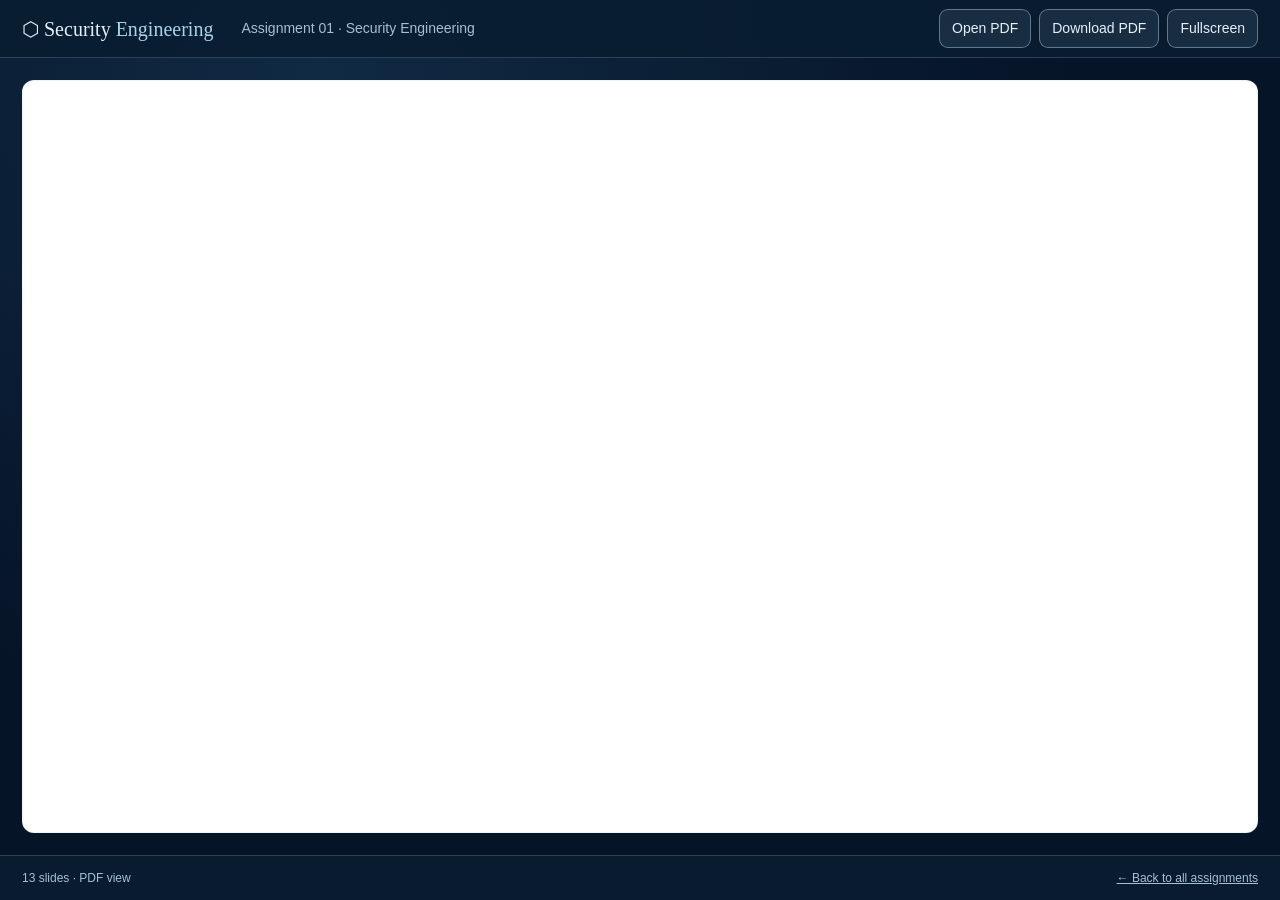
<file: presentations/01/index.html>
<!doctype html><html lang="en"><head><meta charset="utf-8"><meta name="viewport" content="width=device-width,initial-scale=1"><meta name="theme-color" content="#061427"><title>Presentation Viewer | Security Engineering</title><style>
:root{color-scheme:dark;--bg:#061427;--text:#e5eff9;--soft:#a6c0d3;--line:#adc9dc38;--accent:#a9d4e8}*{box-sizing:border-box}body{margin:0;background:radial-gradient(ellipse at 25% 8%,#193d5c88,transparent 55%),var(--bg);color:var(--text);font:14px/1.5 Inter,Segoe UI,Arial,sans-serif;height:100dvh;display:grid;grid-template-rows:58px minmax(0,1fr) 45px}header,footer{display:flex;align-items:center;gap:14px;padding:0 22px;background:#091d31d9;border-bottom:1px solid var(--line)}footer{border:0;border-top:1px solid var(--line);justify-content:space-between}.brand{font:20px Georgia,serif;text-decoration:none;color:var(--text)}.brand span{color:var(--accent)}.title{color:var(--soft);margin-left:14px}.actions{display:flex;gap:8px;margin-left:auto}.button{background:#abcfe91a;border:1px solid #abcfe977;border-radius:9px;padding:8px 12px;color:var(--text);text-decoration:none;font:inherit;cursor:pointer}.button:hover{background:#abcfe92b}button:focus-visible,a:focus-visible{outline:2px solid var(--accent);outline-offset:3px}.stage{min-height:0;display:flex;align-items:center;justify-content:center;padding:22px;position:relative}.prompt{text-align:center;max-width:580px;border:1px solid var(--line);padding:32px;border-radius:22px;background:#132b4299}.prompt h1{font:clamp(30px,5vw,52px) Georgia,serif;margin:10px 0}.prompt p{color:var(--soft)}.prompt .eyebrow{color:var(--accent);font-size:11px;letter-spacing:.17em}.prompt input{display:none}.prompt label{display:inline-flex;cursor:pointer}.viewer{display:none;width:100%;height:100%;border:1px solid var(--line);border-radius:12px;background:white}.status{color:var(--soft);font-size:12px}.hidden{display:none!important}@media(max-width:620px){header{padding:0 12px;gap:7px}.brand{font-size:17px}.title{display:none}.button{padding:7px 9px;font-size:11px}.stage{padding:8px}.prompt{padding:22px}footer{padding:0 12px}}
</style></head><body><header><a class="brand" href="../../" aria-label="Return to Security Engineering home">⬡ Security <span>Engineering</span></a><span class="title" id="deckName"></span><div class="actions"><button class="button" id="choose">Open PDF</button><a class="button" id="download" href="#" hidden download>Download PDF</a><button class="button" id="fullscreen">Fullscreen</button></div></header>
<main class="stage" id="stage"><div class="prompt" id="prompt"><div class="eyebrow" id="assignment"></div><h1 id="heading"></h1><p>View the original slides in this presentation viewer. Select a PDF from your device, or use the online slide file once published.</p><label for="file" class="button">Choose PDF file</label><input id="file" type="file" accept="application/pdf,.pdf"><p class="status" id="note">The original PowerPoint and embedded animations remain separate from this PDF viewer.</p></div><iframe class="viewer" id="frame" title="Presentation slides"></iframe></main>
<footer><span class="status" id="state">Presentation Library / PDF Viewer</span><a class="status" href="../../">← Back to all assignments</a></footer>
<script>
const id=location.pathname.includes('/02/')?2:1;const config=id===1?{name:'Security Engineering',pages:13}:{name:'Cryptography & Stream Ciphers',pages:23};
document.title=config.name+' | Security Engineering';document.getElementById('deckName').textContent='Assignment '+String(id).padStart(2,'0')+' · '+config.name;document.getElementById('heading').textContent=config.name;document.getElementById('assignment').textContent='ASSIGNMENT '+String(id).padStart(2,'0')+' / '+config.pages+' SLIDES';
const frame=document.getElementById('frame'),prompt=document.getElementById('prompt'),dl=document.getElementById('download'),state=document.getElementById('state');let objectURL=null;
function show(url,isLocal){frame.src=url;frame.style.display='block';prompt.classList.add('hidden');state.textContent=config.pages+' slides · PDF view';dl.hidden=false;dl.href=url;dl.download='assignment-'+id+'.pdf';if(isLocal)state.textContent+=' · Local file'}
document.getElementById('file').onchange=e=>{const f=e.target.files[0];if(!f)return;if(objectURL)URL.revokeObjectURL(objectURL);objectURL=URL.createObjectURL(f);show(objectURL,true)};
document.getElementById('choose').onclick=()=>document.getElementById('file').click();document.getElementById('fullscreen').onclick=()=>{if(!document.fullscreenElement)document.getElementById('stage').requestFullscreen?.();else document.exitFullscreen?.()};
fetch('./slides.pdf',{method:'HEAD'}).then(r=>{if(r.ok)show('./slides.pdf',false)}).catch(()=>{});
window.addEventListener('pagehide',()=>{if(objectURL)URL.revokeObjectURL(objectURL)});
</script></body></html>
</file>
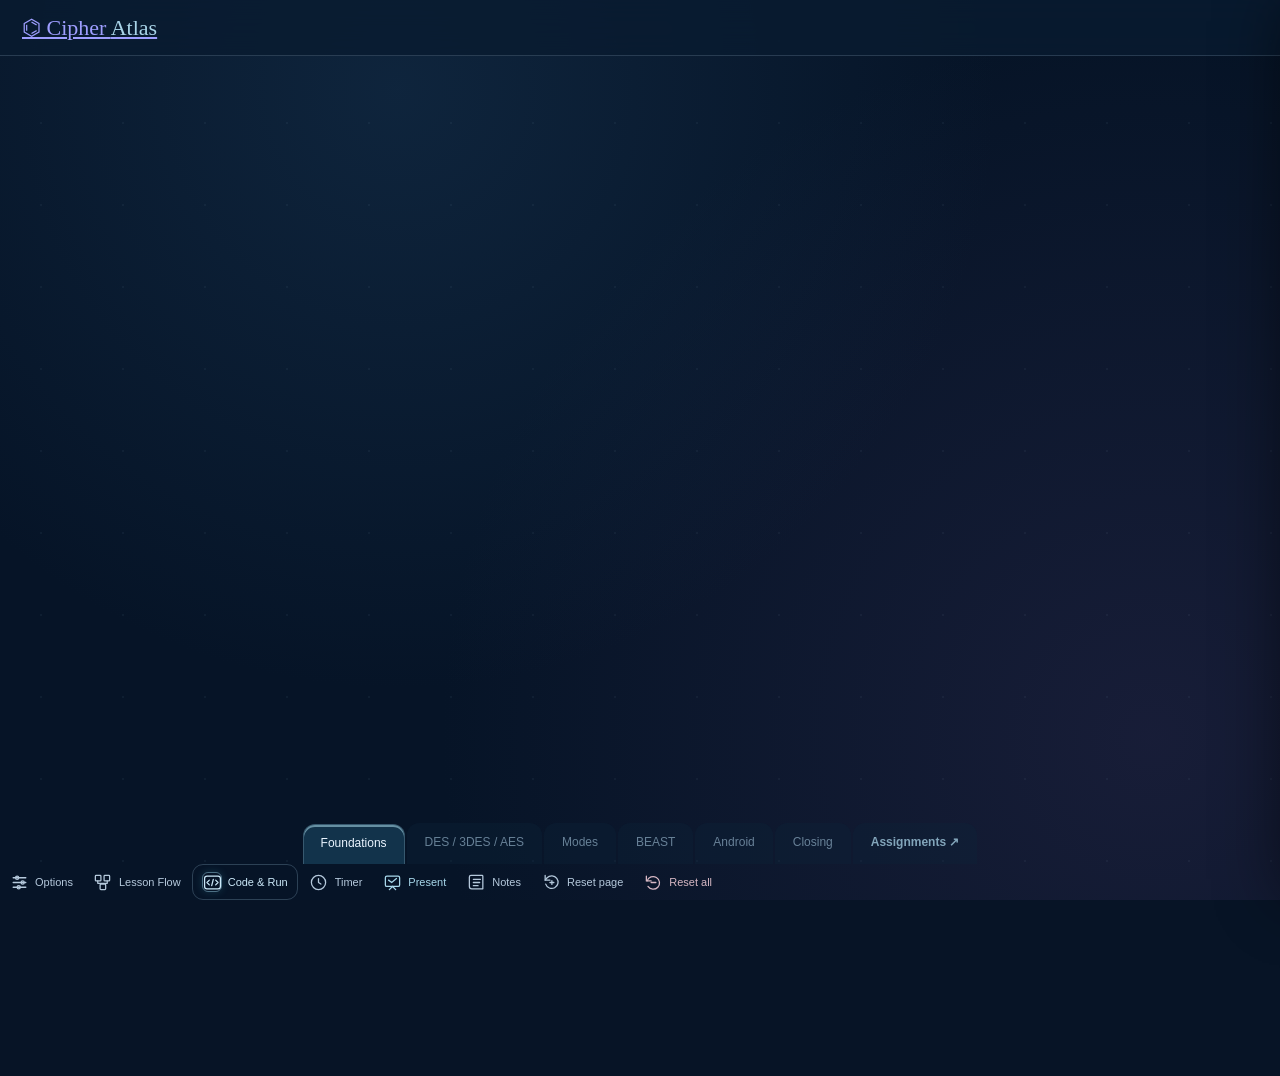
<file: presentations/03/index.html>
<!DOCTYPE html>

<html dir="ltr" lang="en"><head><meta charset="utf-8"/><meta content="width=device-width, initial-scale=1, viewport-fit=cover" name="viewport"/><title>Cipher Atlas | Recording Edition v0.9</title><style>
:root{color-scheme:dark;--bg:#061427;--ink:#e5eff9;--soft:#b5c9dc;--muted:#87a5bb;--glass:#102941;--line:#adc9dc30;--accent:#a9d4e8;--lilac:#c5afe9;--gold:#e9cf8a;--ok:#83ccb1;--red:#ef9fa6}
*{box-sizing:border-box}html,body{margin:0;width:100%;height:100%;overflow:hidden;background:#071426;color:var(--ink);font:15px/1.4 Inter,'Segoe UI',Arial,sans-serif}button{font:inherit;cursor:pointer;color:inherit}button:focus-visible{outline:2px solid var(--accent);outline-offset:3px}button:disabled{opacity:.35;cursor:default}
body{background:radial-gradient(circle at 31% 10%,#17355280,transparent 50%),radial-gradient(circle at 90% 82%,#29264880,transparent 52%),#061427}body:before{content:"";position:fixed;inset:0;background-image:radial-gradient(#c8e7ff42 .8px,transparent 1px);background-size:82px 82px;opacity:.18;pointer-events:none}
.shell{position:relative;height:100dvh;display:grid;grid-template-rows:56px minmax(0,1fr) 36px;isolation:isolate}.top{z-index:10;display:flex;align-items:center;gap:14px;padding:0 22px;border-bottom:1px solid var(--line);background:#091c31cf;backdrop-filter:blur(18px)}.brand{font:22px Georgia,serif;white-space:nowrap}.brand span{color:var(--accent)}.chapters{display:flex;gap:4px;align-items:center;flex:1;justify-content:center;min-width:0}.chapter{border:0;background:none;padding:11px 12px;border-radius:8px;color:var(--muted);font-size:12px;white-space:nowrap}.chapter.active{color:var(--ink);background:#9ac4dc24}.chapter small{display:block;font-size:9px;color:var(--muted);letter-spacing:1.1px}.head-actions{display:flex;gap:8px;align-items:center}.clock{font:12px/1.3 Consolas,monospace;min-width:48px;color:var(--accent)}.iconbtn{border:0;background:none;color:var(--soft);font-size:12px;padding:9px}.iconbtn:hover{color:var(--ink)}.primary{border:1px solid #a9d4e87d;background:#a9d4e817;border-radius:9px;color:var(--ink);padding:8px 14px;font-weight:600}
.stage{position:relative;min-height:0;overflow:hidden}.frame{width:100%;height:100%;border:0;background:#071426;display:none}.frame.active{display:block;animation:chapterReveal .32s ease-out}.chapter-screen{display:none;height:100%;width:100%;overflow:hidden;padding:clamp(18px,2.1vw,44px) clamp(20px,5vw,92px);}.chapter-screen.active{display:flex;flex-direction:column;gap:clamp(10px,1.6vh,18px);animation:chapterReveal .32s ease-out}@keyframes chapterReveal{from{opacity:.38;transform:translateY(5px)}to{opacity:1;transform:none}}@media(prefers-reduced-motion:reduce){.frame.active,.chapter-screen.active{animation:none}}.eyebrow{color:#9ec5d9;text-transform:uppercase;letter-spacing:2px;font-size:10px;font-weight:800}.heading{font:clamp(31px,4vw,58px)/1.06 Georgia,serif;letter-spacing:-1.8px;margin:0;flex-shrink:0}.heading em{color:#b0d9e8}.deck{font-size:clamp(13px,1.2vw,18px);color:var(--soft);margin:0;max-width:960px}.subheading{font:clamp(21px,2.2vw,32px) Georgia,serif;margin:0}.line{height:1px;background:var(--line)}.muted{color:var(--muted)}.mono{font-family:Consolas,Monaco,monospace}.sm{font-size:12px}.micro{font-size:10px;letter-spacing:1.6px;text-transform:uppercase;font-weight:750;color:var(--muted)}
.content{display:grid;grid-template-columns:1.22fr .78fr;gap:clamp(15px,2.2vw,30px);flex:1;min-height:0}.content.equal{grid-template-columns:1fr 1fr}.surface{border:1px solid var(--line);border-radius:18px;background:linear-gradient(155deg,#b5d7f20d,#07162922 80%);padding:clamp(15px,1.6vw,26px);min-height:0;display:flex;flex-direction:column;gap:12px;overflow:hidden}.surface.flat{border:0;background:none;padding:6px}.oplist{display:flex;gap:7px;flex-wrap:wrap}.op{background:#abcde813;border:1px solid #b0cddd24;border-radius:10px;padding:9px 14px;font-size:12px}.op.active{background:#a9d4e829;border-color:#a9d4e88c;color:#fff;box-shadow:0 0 25px #a9d4e81b}.op:focus-visible{outline:2px solid var(--accent)}.machine-row{display:flex;align-items:stretch;gap:8px;margin:auto 0;min-height:110px}.block{flex:1;display:flex;flex-direction:column;align-items:center;justify-content:center;gap:7px;border:1px solid #b6d8f24c;background:#a7d2e810;border-radius:14px;min-width:0}.block b{font:clamp(22px,2.7vw,36px) Georgia,serif}.block small{font-size:10px;color:var(--soft)}.block.highlight{background:#b4d6ea27;box-shadow:0 0 23px #86c9f32f}.arrow{align-self:center;color:var(--accent);flex:0 0 15px}.block.dup{background:#bba0df22;border-color:#bba0df6e}.metrics{font:clamp(21px,2vw,27px) Georgia,serif;color:var(--accent)}.explain{font-size:clamp(13px,1.2vw,18px);line-height:1.6;color:var(--ink)}.cue{color:#8fc8e5;background:#65a7cb12;padding:10px 12px;border-left:3px solid #8fc8e5;border-radius:7px;font-size:12px}.note{font-size:12px;color:var(--muted)}.navsteps{display:flex;align-items:center;gap:10px;justify-content:space-between}.navsteps button{border:0;background:none;color:var(--accent);font-size:22px}.navsteps b{font-size:13px}.key{color:var(--gold)}
.mode-grid{display:grid;grid-template-columns:repeat(3,minmax(0,1fr));gap:9px}.mode-card{border:1px solid var(--line);background:#14304b59;border-radius:11px;padding:12px;text-align:left;min-width:0}.mode-card span{display:block;font-weight:800}.mode-card small{color:var(--muted);font-size:11px}.mode-card.active{border-color:#a9d4e899;background:#a9d4e821}.strip{display:flex;gap:8px;align-items:center;justify-content:center;flex-wrap:wrap}.tile{display:flex;align-items:center;justify-content:center;width:clamp(39px,5.6vw,77px);height:clamp(40px,6.6vh,76px);border-radius:10px;background:#294966;border:1px solid #aecde248;color:#e8f3fc;font:clamp(16px,2vw,25px) Consolas,monospace;transition:background .32s,transform .3s}.tile.changed{background:#baa4d838;border-color:#d2bce9b0}.tile.warn{background:#d6aa7a25;border-color:#e9ca91a0}.tile.hi{background:#a9d4e830;transform:translateY(-3px)}.stage-label{color:var(--muted);font-size:10px;letter-spacing:1.5px;text-transform:uppercase}.mode-demo{display:flex;flex-direction:column;justify-content:center;gap:14px;flex:1}.symbolflow{display:flex;align-items:center;gap:10px;justify-content:center;flex-wrap:wrap;min-height:43px}.bubble{background:#acd4e820;border:1px solid #a7cde86a;padding:10px 15px;border-radius:30px;font:12px Consolas,monospace}.callout{font-size:14px;color:var(--soft);max-width:680px}.status{color:var(--ok);font-weight:650}.danger{color:var(--red);font-weight:650}.warning{color:var(--gold)}
.timeline{display:flex;gap:8px;align-items:center;justify-content:center;margin-top:6px}.timeline button{background:#a7d2e813;border:1px solid var(--line);padding:9px;border-radius:12px;flex:1;display:flex;flex-direction:column;gap:7px;align-items:center;min-width:0}.timeline button b{font-size:13px}.timeline button small{font-size:10px;color:var(--muted)}.timeline button.active{background:#a9d4e830;border-color:#9fc7d9}.illustration{display:grid;place-items:center;flex:1;min-height:0}.wire{display:flex;gap:8px;align-items:center;justify-content:center}.wireitem{padding:18px 13px;border:1px solid #afd2e54a;background:#a8cde914;border-radius:12px;font:clamp(14px,1.7vw,24px) Georgia,serif;min-width:85px;text-align:center}.wireitem.active{background:#acd4ea36;border-color:#b8d6f8}.wireitem.subtle{background:#d3b3e720}.beast-step{font:clamp(18px,2.2vw,26px) Georgia,serif;color:#e6f2fa}.buglist{display:grid;grid-template-columns:repeat(2,1fr);gap:9px}.bug{border:1px solid var(--line);background:#abcdeb0d;padding:12px 13px;border-radius:12px;text-align:left}.bug.active{border-color:var(--accent);background:#a9d4e825}.bug b{display:block;font-size:13px}.bug small{color:var(--muted);font-size:10px}.flag{font-size:10px;color:#b6d0e0;font-weight:800;letter-spacing:1.2px}.contrast{display:grid;grid-template-columns:1fr 1fr;gap:14px}.before,.after{border:1px solid var(--line);background:#a9cee711;border-radius:14px;padding:14px;display:flex;flex-direction:column;gap:10px;min-height:100px}.before{border-color:#e0acb45c}.after{border-color:#8ed6ba5c}.code{font:clamp(11px,1.15vw,16px) Consolas,monospace;white-space:pre-wrap;overflow-wrap:anywhere}.footer{z-index:2;border-top:1px solid var(--line);background:#061527c9;display:flex;align-items:center;justify-content:space-between;padding:0 18px;gap:10px;font-size:10px;color:var(--muted)}.footer a{color:var(--muted);text-decoration:none}.footer button{border:0;background:none;color:var(--accent);font-size:18px;padding:0 8px}
.notes-scrim{display:none;position:fixed;inset:0;background:#000a;z-index:19}.notes-scrim.active{display:block}.notes-drawer{position:fixed;top:0;right:0;bottom:0;width:min(430px,90vw);background:#0b2036;z-index:20;transform:translateX(102%);transition:transform .24s;box-shadow:-10px 0 60px #0007;display:flex;flex-direction:column;padding:30px;gap:16px}.notes-drawer.active{transform:none}.notes-head{display:flex;align-items:center;justify-content:space-between}.notes-head h2{font:25px Georgia,serif;margin:0}.notes-body{overflow-y:auto;direction:rtl;text-align:right;font-size:16px;line-height:1.75}.notes-body p{margin:0 0 17px}.notes-body em{color:var(--accent);font-style:normal;font-weight:700}
@media(max-width:980px){.shell{grid-template-rows:55px minmax(0,1fr) 32px}.brand{font-size:17px}.top{padding:0 9px;gap:6px}.chapters{justify-content:flex-start;overflow-x:auto;scrollbar-width:none}.chapters::-webkit-scrollbar{display:none}.chapter{font-size:11px;padding:8px}.chapter small{font-size:8px}.head-actions{gap:2px}.iconbtn{padding:6px;font-size:10px}.clock{font-size:10px}.chapter-screen{padding:14px}.heading{font-size:clamp(28px,4.5vw,42px)}.content{gap:10px}.surface{padding:15px}.deck{font-size:13px}}
@media(max-width:650px){.brand{font-size:13px}.brand span{display:none}.top{gap:3px}.top .iconbtn{font-size:0;width:24px;padding:4px}.top .iconbtn:before{font-size:16px}.top #notesToggle:before{content:'▤'}.top #restart:before{content:'↻'}.top #resetCurrent:before{content:'⟲'}.top #playTimer:before{content:'▶'}.chapter{min-width:64px;font-size:10px;padding:6px}.chapter-screen{padding:12px;gap:7px}.heading{font-size:30px}.deck{font-size:11px}.eyebrow{font-size:8px}.content,.content.equal{grid-template-columns:1fr;gap:7px}.surface{padding:11px;gap:6px;border-radius:11px}.surface:nth-child(2){overflow:hidden}.mode-grid{grid-template-columns:repeat(3,1fr);gap:4px}.mode-card{padding:6px;font-size:11px}.mode-card small{font-size:9px}.machine-row{min-height:60px;margin:4px 0}.block{border-radius:8px}.block b{font-size:20px}.block small{font-size:9px}.arrow{flex-basis:8px}.explain{font-size:12px;line-height:1.25}.subheading{font-size:20px}.mode-demo{gap:5px}.tile{width:38px;height:37px;font-size:13px}.symbolflow{gap:4px}.bubble{font-size:9px;padding:5px}.cue,.note{font-size:10px;padding:5px}.buglist{gap:4px}.bug{padding:6px}.bug b{font-size:11px}.bug small{font-size:9px}.contrast{gap:5px}.before,.after{padding:8px;min-height:58px}.code{font-size:10px}.wireitem{min-width:52px;padding:9px 6px}.timeline{gap:4px}.timeline button{padding:5px}.timeline button small{font-size:8px}.footer{font-size:8px}.chapter-screen[data-part="android"] .surface{padding:8px}}
@media(prefers-reduced-motion:reduce){*,*:before,*:after{animation:none!important;transition:none!important}}

/* Submission v0.3: top timer with explicit controls */
.top{position:relative}.head-actions{gap:6px}.chapter{border-radius:8px;padding:9px 11px}.chapters{gap:2px}
.timer-panel[hidden]{display:none!important}.timer-panel{position:absolute;z-index:12;left:50%;top:62px;transform:translateX(-50%);display:flex;align-items:center;gap:8px;border:1px solid #acd9ec75;border-radius:50px;background:linear-gradient(115deg,#15334ff2,#071a30f5);box-shadow:0 15px 40px #010c20a9,inset 0 1px #fff2;padding:7px 12px;backdrop-filter:blur(18px)}
.timer-panel .clock{color:#dcf2fa;font-size:16px;min-width:54px;font-weight:800;text-align:center}.timer-led{height:7px;width:7px;background:#6f8da3;border-radius:50%}.timer-panel.running .timer-led{background:#89d6b6;box-shadow:0 0 9px #89d6b6}.timer-action{border:0;background:#a3cde31c;border-radius:25px;color:#cce8fa;padding:6px 10px;font-size:12px;white-space:nowrap}.timer-action:hover{background:#afd5e938}
#presentToggle{color:#a8d8eb}
.mode-progress{display:flex;gap:5px;align-items:center}.mode-progress b{font:10px Consolas,monospace;color:#a8d8eb;margin-right:auto}.mode-progress button{border:0;border-radius:8px;background:#a5cbdd19;color:#bedbea;padding:4px 11px;font-size:16px}.mode-progress button:last-child{font-size:11px}.mode-progress button:disabled{opacity:.28}
.mode-stage-note{font-size:12px;color:#b4d3e4;background:#a6daff0d;padding:10px 12px;border-radius:9px;line-height:1.45;border-left:2px solid #8dc7dd;min-height:36px}
.tile{border-radius:7px;transition:background .22s,transform .25s,box-shadow .28s}.tile.active-block{transform:translateY(-8px) scale(1.09);box-shadow:0 0 27px #8ec7e76a;border-color:#d9efff}
.mode-card{transition:background .2s,transform .2s}.mode-card:hover{transform:translateY(-2px)}
.mode-demo .bubble{border-radius:10px;transition:opacity .2s,transform .3s}.mode-demo .bubble.highlight-step{border-color:#9ed9ee;background:#9fdef23a;transform:translateY(-3px)}
.beast-flow-progress{display:flex;gap:8px;justify-content:center;height:5px}.beast-flow-progress i{height:3px;width:25%;background:#5d7793;border-radius:7px;transition:background .25s}.beast-flow-progress i.active{background:#b4dcea}
#beastDiagram .wireitem{box-shadow:inset 0 1px #fff2;transition:transform .3s,background .3s}#beastDiagram .wireitem.active{box-shadow:0 0 20px #a9def736;transform:translateY(-3px)}
.bug{transition:transform .2s,border-color .2s}.bug:hover{transform:translateY(-2px)}
.surface{box-shadow:inset 0 1px #fff1}
@media(max-width:1050px){.top{gap:5px;padding:0 8px}.brand{font-size:16px}.chapter{padding:8px 5px;font-size:11px}.head-actions{gap:0}.head-actions .iconbtn{padding:6px;font-size:11px}}
@media(max-width:750px){.timer-panel{top:51px;max-width:95vw}.top .brand{display:none}.top .chapters{justify-content:flex-start;overflow-x:auto;scrollbar-width:none}.top .chapter{min-width:max-content}.top #presentToggle{display:none}.mode-progress{gap:3px}.mode-stage-note{padding:5px 7px;font-size:10px;min-height:26px}.tile.active-block{transform:translateY(-3px) scale(1.02)}.chapter-screen[data-part="modes"] .mode-demo{gap:4px}.chapter-screen[data-part="modes"] .mode-grid{grid-template-columns:repeat(4,1fr)}.chapter-screen[data-part="modes"] .mode-card{font-size:10px}}


/* FINAL PRESENTATION: subtle browser tab treatment without a floating toolbar */
.top{align-items:end;padding-top:5px}.brand{align-self:center;margin-right:10px}.head-actions{align-self:center}
.chapters{align-self:stretch;align-items:end;gap:2px;overflow:visible}
.chapter{position:relative;align-self:end;padding:10px 17px 13px;border:1px solid transparent;border-bottom:0;border-radius:12px 12px 0 0;background:#0e263b70;opacity:.75;transition:background .22s,opacity .22s,transform .22s}
.chapter:hover{opacity:1;background:#26445a85}.chapter.active{opacity:1;background:#12334b;border-color:#a8cbdb40;color:#eaf5ff;box-shadow:inset 0 2px #acddec8c;transform:translateY(1px)}
.chapter.active:after{content:'';position:absolute;left:0;right:0;bottom:-1px;height:2px;background:#12334b}
.code-quick{color:#cce9f9;border:1px solid #a7d2e83d;border-radius:24px;padding:8px 12px;white-space:nowrap}
.notes-head #closeNotes{font:24px/1 Georgia,serif;width:32px;height:32px;display:grid;place-items:center}
.mode-grid{grid-template-columns:repeat(4,minmax(0,1fr));gap:6px}
.mode-card{padding:8px 10px;border-radius:7px;min-height:43px}.mode-card span{font-size:12px}.mode-card small{font-size:10px;line-height:1.15}
.chapter-screen[data-part="modes"] .content{grid-template-columns:1.38fr .62fr;gap:16px}
.chapter-screen[data-part="modes"] .surface{padding:16px 18px;gap:10px}
.chapter-screen[data-part="modes"] .mode-demo{gap:8px;justify-content:flex-start}
.chapter-screen[data-part="modes"] #modeInput,.chapter-screen[data-part="modes"] #modeFormula{display:none}
.mode-schematic{min-height:0;flex:1;display:flex;flex-direction:column;gap:7px;justify-content:center;padding:5px 0}
.flow-lane{display:flex;align-items:center;justify-content:center;gap:6px;min-height:42px;opacity:.53;transition:opacity .28s,transform .3s;min-width:0}
.flow-lane.active{opacity:1;transform:scale(1.015)}
.flow-node{flex:1;min-width:0;max-width:142px;border-radius:8px;display:flex;justify-content:center;align-items:center;gap:3px;flex-direction:column;border:1px solid #b7dcee51;background:linear-gradient(150deg,#1b466171,#1533488a);height:44px;color:#e5f2fa;box-shadow:inset 0 1px #fff1}
.flow-node small{font:8px/1.2 'Segoe UI',Arial,sans-serif;color:#a4c6dd;letter-spacing:.6px;text-transform:uppercase}.flow-node strong{font:14px/1.2 Consolas,monospace}
.flow-node.mix{border-color:#b4a5ed82;background:#9c84e323}.flow-node.encrypt{background:#79aace1c}.flow-node.key{border-color:#e5c9966a;background:#c3a45c19}
.flow-lane.active .flow-node.active{border-color:#bfeeff;box-shadow:0 0 22px #83d6eb35,inset 0 1px #fff2;background:#96cfee3b}
.flow-arrow{flex:0 0 20px;height:17px;color:#9bc8da;display:grid;place-items:center}.flow-arrow svg{width:19px;height:16px;overflow:visible}.flow-foot{color:#9dbdd1;text-align:center;font-size:10px;letter-spacing:.1px}
.flow-callout{font-size:11px;color:#c3dff0;text-align:center;min-height:17px}.flow-chain{color:#b7dce6;font-size:10px;text-align:center}
.chapter-screen[data-part="modes"] #modeStepText{border:0;background:transparent;padding:3px 0;min-height:21px;font-size:13px;color:#d0e9f9;text-align:center}
.chapter-screen[data-part="modes"] .note{font-size:10px}
.chapter-screen[data-part="modes"] .explain{font-size:14px;line-height:1.4}
.chapter-screen[data-part="modes"] .subheading{font-size:26px}
.chapter-screen[data-part="modes"] .mode-progress button{border-radius:4px}
#beastDiagram .wire{gap:10px;align-items:center;max-width:100%}
#beastDiagram .wireitem{min-width:0;min-height:110px;flex:1;max-width:150px;border-radius:10px;display:flex;flex-direction:column;justify-content:center;align-items:center;gap:6px;padding:8px;font:clamp(13px,1.3vw,19px) Georgia,serif}
#beastDiagram .beast-icon{color:#a0d7eb;width:25px;height:25px;display:block;opacity:.95}
#beastDiagram .beast-icon svg{width:25px;height:25px;fill:none;stroke:currentColor;stroke-width:1.5;stroke-linecap:round;stroke-linejoin:round}
.chapter-screen[data-part="android"] .bug small{font-size:10px}
.end-stage{position:relative}.end-cube-stage{position:absolute;right:13%;top:25%;width:22%;height:53%;pointer-events:none;display:grid;place-items:center;z-index:0;opacity:.75}.end-stage .heading,.end-stage .deck,.end-stage .cue,.end-stage .content{position:relative;z-index:1}.end-cube-wrap{perspective:700px;transform-style:preserve-3d;width:116px;height:116px;display:grid;place-items:center}.end-cube{height:116px;width:116px;position:relative;transform-style:preserve-3d;animation:endRotate 16s linear infinite}.end-face{position:absolute;inset:0;display:flex;align-items:center;justify-content:center;flex-direction:column;gap:5px;background:linear-gradient(145deg,#a4cee929,#486fa719);border:1px solid #bdeaff7e;box-shadow:inset 0 1px #fff3;backdrop-filter:blur(3px);font:13px Georgia,serif;color:#daecfc}.end-face.end-front{transform:translateZ(58px)}.end-face.end-back{transform:rotateY(180deg) translateZ(58px)}.end-face.end-right{transform:rotateY(90deg) translateZ(58px)}.end-face.end-left{transform:rotateY(-90deg) translateZ(58px)}.end-face.end-top{transform:rotateX(90deg) translateZ(58px)}.end-face.end-bottom{transform:rotateX(-90deg) translateZ(58px)}.end-face span{font:8px/1.1 Consolas,monospace;letter-spacing:.3px}.end-thanks{font:26px Georgia,serif;color:#bde3f5;text-align:center;margin:36px 0 0}
@keyframes endRotate{from{transform:rotateX(16deg) rotateY(0)}to{transform:rotateX(376deg) rotateY(360deg)}}
@media(max-width:980px){.chapter{padding:9px 10px;font-size:11px}.chapter-screen[data-part="modes"] .content{grid-template-columns:1.2fr .8fr}.flow-node{height:39px}.flow-node strong{font-size:11px}.flow-arrow{flex-basis:12px}.flow-arrow svg{width:13px}}
@media(max-width:650px){.chapters{align-items:center;overflow-x:auto}.chapter{border-radius:8px 8px 0 0;min-width:max-content;padding:8px 6px;font-size:10px}.code-quick{font-size:0;width:31px;padding:6px}.code-quick:after{content:'</>';font-size:10px}.chapter-screen[data-part="modes"] .content{grid-template-columns:1fr;grid-template-rows:minmax(0,1.1fr) minmax(0,.9fr);gap:6px}.chapter-screen[data-part="modes"] .surface{padding:8px 9px;gap:4px}.chapter-screen[data-part="modes"] .mode-grid{grid-template-columns:repeat(4,minmax(0,1fr));gap:3px}.mode-card{min-height:33px;padding:4px}.mode-card span{font-size:10px}.mode-card small{font-size:7px;line-height:1.06}.mode-schematic{gap:2px}.flow-lane{gap:2px;min-height:27px}.flow-node{height:25px;border-radius:4px}.flow-node small{display:none}.flow-node strong{font-size:8px}.flow-arrow{flex-basis:9px}.flow-arrow svg{width:10px}.flow-foot,.flow-chain{font-size:7px}.flow-callout{font-size:9px}.chapter-screen[data-part="modes"] .mode-progress{gap:3px}.chapter-screen[data-part="modes"] .explain{font-size:11px;line-height:1.22}.chapter-screen[data-part="modes"] .subheading{font-size:19px}.chapter-screen[data-part="modes"] #modeStepText{font-size:10px;min-height:13px}.chapter-screen[data-part="modes"] .note{font-size:8px}.chapter-screen[data-part="modes"] .cue{font-size:9px}.end-cube-stage{right:8%;top:27%;width:32%;opacity:.4;transform:scale(.8)}.chapter-screen[data-part="beast"] .wireitem{min-height:64px;padding:4px 2px;font-size:10px}.chapter-screen[data-part="beast"] .beast-icon,.chapter-screen[data-part="beast"] .beast-icon svg{width:17px;height:17px}}
@media(prefers-reduced-motion:reduce){.end-cube{animation:none}}

.chapter-screen[data-part="modes"] #modeOutput{display:none}
.end-stage .content{max-width:70%}.end-stage .deck{max-width:67%}.end-stage .heading{max-width:81%;font-size:clamp(38px,5vw,77px)!important}.end-cube-stage{right:7%;top:19%;width:21%;height:55%;opacity:.75}
@media(max-width:650px){.end-stage .content{max-width:70%}.end-stage .deck{max-width:70%}.end-stage .heading{max-width:87%;font-size:37px!important}.end-cube-stage{right:1%;top:30%;width:26%;opacity:.36}}

/* PRESENTATION FINAL REVIEW: highlighted connections and small cues */
.flow-feedback{min-height:16px;display:flex;align-items:center;justify-content:center;gap:10px;font:10px/1.2 'Segoe UI',sans-serif;letter-spacing:.25px;color:#8dbad1;opacity:.45;transition:opacity .28s}
.flow-feedback.active{color:#c9edff;opacity:1}.flow-feedback.isolated{opacity:.25}
.feedback-dash{height:12px;width:38px;border-left:2px dashed #9ccfe9;border-bottom:2px dashed #9ccfe9;transform:translateY(-2px);position:relative}
.flow-feedback.active .feedback-dash{animation:link-pulse .8s ease-out}
@keyframes link-pulse{0%{filter:drop-shadow(0 0 12px #d7f9ff);opacity:.35}100%{filter:none;opacity:1}}
.stage-number{font:11px/1 Consolas,monospace;color:#afd4e7;flex:0 0 27px;text-align:center}
.flow-lane{min-height:39px;gap:4px}.flow-node{height:40px}.mode-schematic{gap:1px}
.flow-foot{margin-top:3px}.mode-press-hint{font-size:10px;color:#8fb3c7;text-align:center}
.guess-demo{border:1px solid #9fcce54d;background:#31547718;border-radius:12px;padding:8px 11px;margin:8px auto;width:min(100%,590px);display:grid;gap:8px}
.guess-track,.guess-action{display:flex;align-items:center;justify-content:space-between;gap:8px;font:12px/1.3 'Segoe UI',sans-serif}.guess-track span{background:#b9d8ef17;border-radius:6px;padding:5px 9px}
.guess-target{color:#b9a5dd}.guess-action button{border:1px solid #add3e458;background:#a7cbe923;color:#dcf1f9;border-radius:7px;padding:6px 10px;cursor:pointer}.guess-action strong{color:#efafb5}.guess-action strong.matched{color:#87dabb}
.bug-visual{display:grid;grid-template-columns:1fr 1fr;gap:8px}.bug-path{border-radius:10px;padding:8px;background:#d57b8210;border:1px solid #d28c9a48;min-width:0}.bug-path.protected{border-color:#9bdac151;background:#6cbaa718}.bug-path small{font:10px/1.1 'Segoe UI',sans-serif;color:#e8b7c2}.bug-path.protected small{color:#9bdac1}.bug-path>div{display:flex;align-items:center;justify-content:space-between;gap:3px;margin-top:7px;font-size:10px}.bug-path span{flex:1;text-align:center;line-height:1.3}.bug-path i{font-style:normal;color:#a2d8eb}
@media(max-width:700px){.mode-schematic{gap:0}.flow-lane{min-height:35px}.flow-node{height:35px}.flow-node strong{font-size:11px}.stage-number{flex-basis:18px;font-size:9px}.flow-feedback{font-size:8px;min-height:13px}.feedback-dash{width:18px}.bug-visual{grid-template-columns:1fr;gap:4px}.bug-path{padding:4px 6px}.bug-path>div{margin-top:3px;font-size:9px}.guess-demo{padding:5px}.guess-track,.guess-action{font-size:10px}}
@media(prefers-reduced-motion:reduce){.flow-feedback.active .feedback-dash{animation:none}}

/* Strict one-viewport width, particularly for mobile chapter tabs */
.shell{grid-template-columns:minmax(0,1fr);width:100%;min-width:0;max-width:100vw}
.top,.stage,.footer{min-width:0;width:100%;max-width:100vw}
.chapters{min-width:0;flex:1 1 auto;overflow-x:auto;overflow-y:hidden}
.head-actions{flex:0 0 auto}
.chapter-screen,.content,.surface{min-width:0}
@media(max-width:650px){.top{overflow:hidden}.top .chapter{min-width:max-content}.head-actions{gap:0}.head-actions .iconbtn{width:22px;min-width:22px;padding:4px 2px}.chapter-screen[data-part="android"] .bug-visual{grid-template-columns:1fr}.chapter-screen[data-part="android"] .buglist{gap:3px}}

@media(max-width:650px){
 .top .head-actions{gap:1px;flex:0 0 116px;justify-content:flex-end}
 .top .head-actions .iconbtn{font-size:0!important;line-height:1;min-width:23px;width:23px;max-width:23px;height:29px;padding:3px 2px!important;white-space:nowrap;overflow:hidden}
 .top .head-actions #globalCode{width:31px;max-width:31px;min-width:31px}
 .top .head-actions #globalCode:after{content:'</>';font:11px/1 Consolas,monospace}
 .top #timerToggle:before{content:'◷';font:17px/1 'Segoe UI',sans-serif}
 .top #notesToggle:before{content:'▤';font:16px/1 'Segoe UI',sans-serif}
 .top #resetCurrent:before{content:'↻';font:17px/1 'Segoe UI',sans-serif}
 .top #restart{display:inline-flex}
 .chapter-screen[data-part="modes"] .surface,.chapter-screen[data-part="android"] .surface,.chapter-screen[data-part="beast"] .surface{overflow-y:auto;scrollbar-width:thin;scrollbar-color:#80b5d5 #0a2034}
}

/* Cipher Atlas unified polished controls: one bar across all embedded chapters. */
.head-actions{gap:2px!important;align-items:center!important}.head-actions .iconbtn{display:inline-flex!important;align-items:center;justify-content:center;gap:6px;min-width:35px;height:36px;padding:6px 9px!important;border-radius:11px;white-space:nowrap;font-size:11px!important;line-height:1.1;transition:background .2s,color .2s,transform .2s}
.head-actions .iconbtn:hover{background:#a6d7eb1e;color:#e8faff;transform:translateY(-1px)}.tool-icon{height:20px;width:20px;display:inline-grid;place-items:center;flex:none}.tool-icon svg{display:block}.tool-label{font-size:11px}.head-actions .critical-tool{color:#d7b8c4}.head-actions .critical-tool:hover{color:#ffb5bc;background:#d77e8b24}.head-actions .critical-tool .tool-icon{transition:transform .3s}.head-actions .critical-tool:hover .tool-icon{transform:rotate(-35deg)}.host-foundation-only{display:none!important}body[data-active-chapter="foundation"] .host-foundation-only{display:inline-flex!important}
.matrix-icon{border:1px solid #99d3ea7b;border-radius:6px;box-shadow:0 0 9px #5ddcf42a;animation:matrix-glow 3s ease-in-out infinite alternate}@keyframes matrix-glow{from{color:#b4d0e5;box-shadow:0 0 4px #4fb9d31f}to{color:#b8f3db;box-shadow:0 0 9px #5ddcf477}}
.top{align-items:center!important;padding-top:0!important}.head-actions .code-quick:after{content:none!important}
.mode-insight-visual{display:grid;gap:6px;margin-top:6px;min-height:83px;align-items:center}.mini-grid{display:grid;grid-template-columns:repeat(4,minmax(0,1fr));gap:5px}.mini-grid span{padding:9px 4px;border-radius:8px;text-align:center;font:12px Consolas,monospace;color:#c5def1;background:#a5c5dd16;border:1px solid #a5c5dd44;transition:transform .3s,background .3s}.mini-grid span.same{background:#a5cae733;border-color:#b1def0aa}.mini-grid span.active{transform:scale(1.07);box-shadow:0 0 14px #89cee955}.mini-grid span.warn{background:#d5b1a931;color:#f0cfcc;border-color:#ebc1ba8b}.mini-grid span.legend{font:10px 'Segoe UI',sans-serif;border:0;background:transparent;color:#98bad0}.signal-line{display:flex;justify-content:center;align-items:center;gap:9px;flex-wrap:wrap;min-height:24px;font:11px Consolas,monospace}.signal-line span{display:inline-flex;justify-content:center;align-items:center;border-radius:6px;background:#8ec7e520;border:1px solid #9bd8ef55;padding:5px 9px}.signal-line .signal-arrow{border:0;background:transparent;color:#badff0;font-size:16px}.signal-line .signal-arrow.bright{color:#ceebf8;text-shadow:0 0 8px #87e6ff;animation:signal-transfer 1.25s infinite alternate}.visual-caption{font-size:10px;color:#9ebcd1;line-height:1.35}.warning-caption{color:#f0babb}
@keyframes signal-transfer{from{opacity:.3;transform:translateX(-3px)}to{opacity:1;transform:translateX(4px)}}
.beast-story-visual{display:grid;gap:6px;justify-items:center;margin:3px 0;min-height:46px}.beast-story-visual .signal-line span{font-size:11px}.beast-story-visual .signal-line span.reveal{border-color:#c7b4e8;color:#dcc4fa;background:#ac90d536}.beast-auto,.bug-try{border:0;background:transparent;color:#bddbea;font-size:11px;padding:5px 10px;align-self:center;cursor:pointer;border-radius:7px}.beast-auto:hover,.bug-try:hover{background:#b3e5f81d;color:white}.bug-mechanic{margin-top:7px;display:grid;gap:7px;min-height:46px}.bug-mechanic .mini-grid span{font-size:10px;padding:7px 2px}.bug-try{justify-self:start}.bug-scan{animation:bugScan .75s ease both}@keyframes bugScan{0%{filter:brightness(.6);transform:translateY(3px)}60%{filter:brightness(1.5)}100%{filter:none;transform:none}}
@media(max-width:1230px){.head-actions .tool-label{display:none}.head-actions .iconbtn{min-width:35px;width:35px;height:34px;padding:5px!important}.head-actions{gap:2px!important}}
@media(max-width:780px){.head-actions .iconbtn{min-width:28px;width:28px;height:30px;padding:2px!important}.head-actions .tool-icon,.head-actions .tool-icon svg{width:17px;height:17px}.head-actions .iconbtn:before,.head-actions .iconbtn:after{content:none!important}.head-actions{flex:0 0 auto!important;gap:1px!important}.chapters{justify-content:flex-start;flex:1;overflow:auto;scrollbar-width:none}.top{padding:0 6px!important}.mode-insight-visual{min-height:58px}.mini-grid span{padding:5px 1px;font-size:10px}.signal-line{gap:4px;font-size:9px}.signal-line span{padding:3px 6px}.beast-story-visual{min-height:35px}.mode-insight-visual .visual-caption{display:none}}
@media(max-width:540px){.head-actions .iconbtn{min-width:26px;width:26px;height:27px}.head-actions .tool-icon,.head-actions .tool-icon svg{width:16px;height:16px}.brand{font-size:15px!important}.chapters{gap:0!important}.chapter{font-size:10px!important;padding:6px 7px!important}}

/* Keep all five Android cases visible above the animation without scrolling. */
.chapter-screen[data-part=android]{gap:9px!important}
.chapter-screen[data-part=android] .heading{font-size:clamp(32px,3.6vw,50px)!important}
.chapter-screen[data-part=android] .deck{font-size:13px!important;line-height:1.35}
.chapter-screen[data-part=android] .surface{gap:7px!important;padding:12px 15px!important}
.chapter-screen[data-part=android] .buglist{gap:5px!important}
.chapter-screen[data-part=android] .bug{padding:7px 10px!important;min-height:46px}
.chapter-screen[data-part=android] .bug b{font-size:12px!important}
.chapter-screen[data-part=android] .bug small{font-size:9px!important}
.chapter-screen[data-part=android] .bug-path{padding:6px 7px!important}
.chapter-screen[data-part=android] .bug-mechanic{margin-top:1px!important;min-height:34px!important}
.chapter-screen[data-part=android] .bug-try{padding:2px 8px!important}
.chapter-screen[data-part=android] .contrast{gap:8px!important}
.chapter-screen[data-part=android] .before,.chapter-screen[data-part=android] .after{padding:9px!important;min-height:66px!important;gap:5px!important}
.chapter-screen[data-part=android] .code{font-size:12px!important;line-height:1.28}
@media(max-width:650px){.chapter-screen[data-part=android] .heading{font-size:28px!important}.chapter-screen[data-part=android] .bug{min-height:34px;padding:4px 6px!important}.chapter-screen[data-part=android] .code{font-size:10px!important}}
/* Host-only Foundation tools must not leak into other chapters. */
.head-actions .host-foundation-only{display:none!important}
body[data-active-chapter=foundation] .head-actions .host-foundation-only{display:inline-flex!important}

/* Course library entry: keep the original Cipher Atlas chapter system intact. */
.chapters .assignment-hub{display:inline-flex;align-items:center;text-decoration:none;white-space:nowrap;color:var(--accent);font-weight:650}
.chapters .assignment-hub:hover{color:var(--ink)}
@media(max-width:950px){.chapters{overflow-x:auto;overflow-y:hidden;scrollbar-width:none}.chapters::-webkit-scrollbar{display:none}}
</style></head><body><div class="shell"><div class="top"><a href="../../" class="brand" title="Back to Security Engineering home">⌬ Cipher <span>Atlas</span></a></div><nav aria-label="Chapters" class="chapters"><button class="chapter active" data-chapter="foundation">Foundations</button><button class="chapter" data-chapter="machine">DES / 3DES / AES</button><button class="chapter" data-chapter="modes">Modes</button><button class="chapter" data-chapter="beast">BEAST</button><button class="chapter" data-chapter="android">Android</button><button class="chapter" data-chapter="close">Closing</button><a class="chapter assignment-hub" href="../../" title="Assignments and course library">Assignments ↗</a></nav><div class="head-actions"><button aria-label="Options" class="iconbtn host-foundation-only" id="hostOptions" title="Presentation Options"><span class="tool-icon"><svg aria-hidden="true" fill="none" height="19" stroke="currentColor" stroke-linecap="round" stroke-linejoin="round" stroke-width="1.6" viewbox="0 0 24 24" width="19"><path d="M4 6h16M4 12h16M4 18h16"></path><circle cx="9" cy="6" r="2"></circle><circle cx="16" cy="12" r="2"></circle><circle cx="11" cy="18" r="2"></circle></svg></span><span class="tool-label">Options</span></button><button aria-label="Lesson Flow" class="iconbtn host-foundation-only" id="hostFlow" title="Lesson Flow"><span class="tool-icon"><svg aria-hidden="true" fill="none" height="19" stroke="currentColor" stroke-linecap="round" stroke-linejoin="round" stroke-width="1.6" viewbox="0 0 24 24" width="19"><rect height="7" rx="1" width="7" x="3" y="3"></rect><rect height="7" rx="1" width="7" x="14" y="3"></rect><rect height="7" rx="1" width="7" x="9" y="14"></rect><path d="M6 10v3h6m6-3v3h-6"></path></svg></span><span class="tool-label">Lesson Flow</span></button><button aria-label="Code &amp; Run" class="iconbtn code-quick" id="globalCode" title="Open real AES-GCM demonstration"><span class="tool-icon matrix-icon"><svg aria-hidden="true" fill="none" height="19" stroke="currentColor" stroke-linecap="round" stroke-linejoin="round" stroke-width="1.6" viewbox="0 0 24 24" width="19"><rect height="16" rx="3" width="20" x="2" y="4"></rect><path d="m8 9-3 3 3 3m8-6 3 3-3 3M13 8l-2 8"></path></svg></span><span class="tool-label">Code &amp; Run</span></button><button aria-label="Timer" class="iconbtn" id="timerToggle" title="Show or hide timer"><span class="tool-icon"><svg aria-hidden="true" fill="none" height="19" stroke="currentColor" stroke-linecap="round" stroke-linejoin="round" stroke-width="1.6" viewbox="0 0 24 24" width="19"><circle cx="12" cy="12" r="9"></circle><path d="M12 7v5l3 2"></path></svg></span><span class="tool-label">Timer</span></button><button aria-label="Present" class="iconbtn" id="presentToggle" title="Enter or exit fullscreen"><span class="tool-icon"><svg aria-hidden="true" fill="none" height="19" stroke="currentColor" stroke-linecap="round" stroke-linejoin="round" stroke-width="1.6" viewbox="0 0 24 24" width="19"><rect height="13" rx="2" width="18" x="3" y="4"></rect><path d="m8 21 4-4 4 4M7 9l4 3 6-5"></path></svg></span><span class="tool-label">Present</span></button><button aria-label="Notes" class="iconbtn" id="notesToggle" title="Short Hebrew talk track"><span class="tool-icon"><svg aria-hidden="true" fill="none" height="19" stroke="currentColor" stroke-linecap="round" stroke-linejoin="round" stroke-width="1.6" viewbox="0 0 24 24" width="19"><path d="M5 3h14a1 1 0 0 1 1 1v16H6a3 3 0 0 1-3-3V5a2 2 0 0 1 2-2Z"></path><path d="M8 8h9M8 12h8M8 16h6"></path></svg></span><span class="tool-label">Notes</span></button><button aria-label="Reset page" class="iconbtn" id="resetCurrent" title="Reset only the current page"><span class="tool-icon"><svg aria-hidden="true" fill="none" height="19" stroke="currentColor" stroke-linecap="round" stroke-linejoin="round" stroke-width="1.6" viewbox="0 0 24 24" width="19"><path d="M4 3v6h6"></path><path d="M4.7 14a8 8 0 1 0 1.8-8L4 9"></path><path d="M10 12h5M12.5 9.5v5"></path></svg></span><span class="tool-label">Reset page</span></button><button aria-label="Reset all" class="iconbtn critical-tool" id="restart" title="Reset entire presentation and timer"><span class="tool-icon"><svg aria-hidden="true" fill="none" height="19" stroke="currentColor" stroke-linecap="round" stroke-linejoin="round" stroke-width="1.6" viewbox="0 0 24 24" width="19"><path d="M3 4v6h6"></path><path d="M4 10a8 8 0 1 1 1 7"></path><path d="M9 12h6"></path></svg></span><span class="tool-label">Reset all</span></button></div></div>
<div aria-label="Presentation timer" class="timer-panel" hidden="" id="timerPanel"><span class="timer-led" id="timerLed"></span><span class="clock" id="clock">00:00</span><button class="timer-action" id="playTimer">Start</button><button class="timer-action" id="resetTimer">Reset</button><button aria-label="Hide timer" class="timer-action" id="hideTimer">×</button></div><div class="stage"><iframe class="frame active" id="foundationFrame" title="Approved foundations 00 to 04"></iframe><iframe class="frame" id="machineFrame" title="Reviewed AES and Triple DES machines"></iframe>
<section class="chapter-screen" data-part="modes"><div class="eyebrow">07 / BLOCK CIPHER MODES</div><h1 class="heading">Modes of Operation. <em>One cipher, many blocks.</em></h1><p class="deck">A mode defines how a block cipher processes a longer message. Select a mode and follow each arrow.</p><div class="content"><div class="surface"><div class="mode-grid" id="modeCards"></div><div class="mode-progress"><b id="modeStepTitle">01 / 04</b><button aria-label="Previous block in mode demonstration" id="modePrevious">‹</button><button aria-label="Next block in mode demonstration" id="modeNext">›</button><button id="modeAuto" title="Animate the current mode">Replay</button></div><div class="mode-demo"><span class="stage-label" id="modeLabel">Same input, same result</span><div aria-label="Diagram showing how the selected mode connects blocks" class="mode-schematic" id="modeSchematic"></div><div class="strip" id="modeInput"><span class="tile">A</span><span class="tile">A</span><span class="tile">B</span><span class="tile">A</span></div><div class="symbolflow" id="modeFormula"></div><div class="strip" id="modeOutput"></div><div class="mode-stage-note" id="modeStepText"></div><div class="mode-press-hint" id="modePressHint">Use Next to see the next connection. 4 steps per mode.</div></div><div class="note">Conceptual blocks. The symbols are not real ciphertext values.</div></div><div class="surface"><span class="micro">ONE SENTENCE TO SAY</span><h2 class="subheading" id="modeTitle">ECB leaks patterns.</h2><p class="explain" id="modeExplain"></p><div class="line"></div><div class="explain" id="modePractical" style="font-size:14px"></div><div class="mode-insight-visual" id="modeInsightVisual"></div><div class="cue" id="modeCue">[Click another mode and compare the block patterns.]</div><div class="note" id="modeFoot"></div></div></div></section>
<section class="chapter-screen" data-part="beast"><div class="eyebrow">08 / BEAST ATTACK · TLS 1.0 CBC</div><h1 class="heading">A strong cipher. <em>A predictable IV.</em></h1><p class="deck">BEAST (2011): Browser Exploit Against SSL/TLS. TLS stands for Transport Layer Security. TLS 1.0 used CBC with a predictable next IV.</p><div class="content"><div class="surface"><div class="timeline" id="beastTimeline"></div><div aria-live="polite" class="illustration" id="beastDiagram"></div><div class="beast-story-visual" id="beastStoryVisual"></div><div class="beast-flow-progress" id="beastProgress"></div><button class="beast-auto" id="beastAuto">▷ Play attack story</button><div class="beast-guess" id="beastGuess"></div><div class="navsteps"><button aria-label="Previous BEAST step" id="beastPrev">‹</button><b id="beastPosition">01 / 04</b><button aria-label="Next BEAST step" id="beastNext">›</button></div><div class="note">Historical protocol demonstration. No browser exploit or real cookie extraction occurs here.</div></div><div class="surface"><span class="micro">STORY IN FOUR MOVES</span><h2 class="subheading" id="beastTitle"></h2><p class="explain" id="beastText"></p><div class="cue" id="beastCue"></div><div class="line"></div><span class="micro">DON'T CONFUSE THESE ATTACKS</span><p class="explain" style="font-size:13px"><b>BEAST:</b> predictable CBC IV + chosen plaintext in TLS 1.0.<br/><b>Padding oracle:</b> a server reveals whether the decrypted padding is valid.<br/><b>Lucky Thirteen:</b> timing leakage in CBC record processing.</p><p class="note">Fixes include safer protocol design and modern authenticated encryption such as AES-GCM. TLS 1.3 does not use CBC cipher suites.</p></div></div></section>
<section class="chapter-screen" data-part="android"><div class="eyebrow">09 / PROGRAMMER BUGS AND ANDROID</div><h1 class="heading">Correct algorithm. <em>Incorrect implementation.</em></h1><p class="deck">Five failures: two Android-specific cases, followed by three general cryptography mistakes. Choose one to see the cause and safer alternative.</p><div class="content equal"><div class="surface"><div class="buglist" id="bugCards"></div><div aria-label="Visual demonstration of selected crypto risk" class="bug-visual" id="bugVisual"></div><div class="bug-mechanic" id="bugMechanic"></div><button class="bug-try" id="bugTry">▷ Animate risk</button><div class="contrast"><div class="before"><span class="micro danger">RISK</span><div class="code" id="bugBad"></div></div><div class="after"><span class="micro status">SAFER</span><div class="code" id="bugGood"></div></div></div><p class="note">Illustrative examples, not quoted classroom code. Real 2013 PRNG incident is labeled separately.</p></div><div class="surface"><span class="micro" id="bugType"></span><h2 class="subheading" id="bugTitle"></h2><p class="explain" id="bugDesc"></p><div class="line"></div><p class="explain" id="bugConsequence" style="font-size:14px"></p><div class="cue" id="bugCue"></div><div class="note" id="bugSource"></div></div></div></section>
<section class="chapter-screen end-stage" data-part="close"><div class="eyebrow">10 / CONCLUSION</div><h1 class="heading" style="margin:auto 0 0;font-size:clamp(40px,7vw,100px)">Security lives in <em>the details.</em></h1><div class="content equal" style="flex:0 1 auto;margin:auto 0"><div class="surface flat"><h2 class="subheading">Design</h2><p class="explain">Confusion, diffusion, cipher structure and modes.</p></div><div class="surface flat"><h2 class="subheading">Implementation</h2><p class="explain">Randomness, IVs, padding, authentication and constant-time behavior.</p></div></div><div class="end-cube-stage"><div aria-hidden="true" class="end-cube-wrap"><div class="end-cube"><div class="end-face end-front"><span>CONFUSION</span><strong>+</strong><span>DIFFUSION</span></div><div class="end-face end-back">AES</div><div class="end-face end-right">IV</div><div class="end-face end-left">KEY</div><div class="end-face end-top">AUTH</div><div class="end-face end-bottom">DESIGN</div></div></div><p class="end-thanks">Thank you.</p></div><p class="deck" style="margin:0 0 auto">AES can be secure, but choosing AES alone does not make a system secure.</p><div class="cue">[Finish recording. Stop timer.]</div></section>
</div><footer class="footer"><div><button id="prevChapter" title="Previous chapter">‹</button><span id="chapterStatus">FOUNDATIONS · APPROVED</span><button id="nextChapter" title="Next chapter">›</button></div><span id="recordingHint">Presentation rehearsal · Use each slide’s own steps · Open Timer when needed</span><a href="https://github.com/DorManDel/Security_Engineering" rel="noopener noreferrer" target="_blank">Foundation source</a></footer></div>
<div class="notes-scrim" id="notesScrim"></div><aside aria-hidden="true" aria-label="Presenter cues" class="notes-drawer" id="notesDrawer"><div class="notes-head"><h2>Presenter cues</h2><button aria-label="Close notes" class="iconbtn" id="closeNotes" title="Close notes">×</button></div><span class="eyebrow">Hebrew · short talk track · one or two paragraphs</span><div class="notes-body" id="notesBody"></div></aside>
<script>
const approvedEncoded="[base64]/[base64]/[base64]/[base64]/[base64]/[base64]/[base64]/[base64]/[base64]/[base64]/e29wYWNpdHk6MCxjbGlwUGF0aDonY2lyY2xlKDAlIGF0IDUwJSA1MCUpJ306e29wYWNpdHk6MH07CiAgY29uc3QgZmluaXNoPWZ4PT09J3JpcHBsZSc/[base64]/[base64]/[base64]/[base64]/[base64]/LmNsaWNrKCk7CiBpZihlLmRhdGE/LnR5cGU9PT0nY2lwaGVyLW9wZW4tZm91bmRhdGlvbi1vcHRpb25zJylkb2N1bWVudC5nZXRFbGVtZW50QnlJZCgnb3B0aW9uc0J0bicpPy5jbGljaygpOwp9KTsKPC9zY3JpcHQ+PC9ib2R5PjwvaHRtbD4K";
const machineEncoded="[base64]/[base64]/[base64]/[base64]/[base64]/[base64]/LlswXT8/[base64]/[base64]/[base64]/[base64]/[base64]/[base64]/MTYwOjcwMCk7JCgncGxheVN0YXR1cycpLnRleHRDb250ZW50PXBsYXlBbGxSb3VuZHM/[base64]/J1JFQUwgQUVTLUdDTSAvIFdFQiBDUllQVE8nOnRhYj09PSd0ZGVzLWNvZGUnPydMRUdBQ1kgVFJJUExFIERFUyAvIFJFQUwgSlMgQ09NUFVUQVRJT04nOnRhYj09PSdkZXMtY29yZSc/J0RFUyBST1VORCAvIEVEVUNBVElPTkFMIFJFQUwgSlMgQ09NUFVUQVRJT04nOidBRVMtMTI4IEJMT0NLIC8gVEVTVCBWRUNUT1InOyQoJ3J1bm5lckhpbnQnKS50ZXh0Q29udGVudD10YWI9PT0nYWVzLWdjbSc/[base64]/[base64]";
const foundationFrame=document.getElementById('foundationFrame'),machineFrame=document.getElementById('machineFrame');
const decode=x=>{const raw=atob(x),arr=Uint8Array.from(raw,c=>c.charCodeAt(0));return new TextDecoder().decode(arr)};
const foundationHtml=decode(approvedEncoded),machineHtml=decode(machineEncoded);
foundationFrame.srcdoc=foundationHtml;machineFrame.srcdoc=machineHtml;
const $=id=>document.getElementById(id);
let chapter='foundation',startAt=0,elapsed=0,running=false,timerId=null;
function resetReviewState(){modeIndex=0;modeStep=0;stopModeReplay();beastIndex=0;bugIndex=0;renderModes();renderBeast();renderBugs();machineFrame.srcdoc=machineHtml;}
window.addEventListener('message',e=>{if(e.source===foundationFrame.contentWindow&&e.data?.type==='cipher-opening-reset'){resetReviewState();}});
const chapters=['foundation','machine','modes','beast','android','close'];
const cues={
 foundation:['פתיח קצר: מהו Block Cipher? ואז Confusion ו-Diffusion.','[S-box: פתח טבלה והדגם החלפה אחת.]','[Diffusion: התחל ממצבים זהים, לחץ Flip One Bit, אחר כך ShiftRows ואז MixColumns.]'],
 machine:['Start with DES: a 64-bit block splits into left and right halves.','[Inside DES: select E1, Round 1, and press Play round, or click 01 Split, 02 Expand, 03 Key XOR, 04 S-boxes, 05 P-box, 06 Left XOR, 07 Swap. Use Fast x4 to preview quickly.]','Triple DES repeats a complete DES operation three times over the same 64-bit block.','[Triple DES: click E1, then D2, then E3. Explain that each output becomes the next input.]','AES uses a 128-bit state and a different structure, called SPN: Substitution-Permutation Network.','[AES: Round 0 -> Initial XOR. Round 1 -> Play round (or click SubBytes, ShiftRows, MixColumns, Round Key). At Round 10, MixColumns is skipped.]','[Open Code & Run to show the real AES-GCM demo.]'],
 modes:['[BASICS: press Next through Block, IV, Nonce and Padding. Say that a long message needs a mode of operation.]','IV is a starting value; Nonce is a one-time value under a key. CBC encryption needs an unpredictable IV. GCM needs a unique nonce under each key.','[ECB: identical plaintext blocks produce identical ciphertext blocks, so patterns leak.]','[CBC: press Next 3 times. Follow C1 into P2 XOR, then C2 into P3 XOR.]','[CFB: press Next three times and follow ciphertext C1 into AES. OFB: press Next three times and follow stream S1 instead of ciphertext.]','[CTR: nonce + counter creates fresh input per block. GCM adds authentication tag and AAD.]'],
 beast:['TLS = Transport Layer Security. ב-TLS 1.0 עם CBC ה-IV הבא היה הבלוק המוצפן האחרון של הרשומה הקודמת, ולכן היה ניתן לחיזוי.','[לחץ 01 IV → 02 Next IV → 03 Guessing → 04 Compare. הדגש שזה פרוטוקול שבור, לא AES שבור.]','BEAST אינה Padding Oracle. כאן הדליפה נובעת מ-IV צפוי ובקשות שניתן להשפיע עליהן; Padding Oracle מגלה אם ה-padding תקין.'],
 android:['[2013 PRNG] אתחול שגוי גרם לערכים אקראיים חלשים בחלק מהאפליקציות.','[Seed misuse] Seed קבוע עלול ליצור מפתחות צפויים או להישבר בין ספקי PRNG.','[ECB / IV] ECB דולף דפוסים; CBC דורש IV בלתי צפוי.','[GCM nonce] אותו Nonce עם אותו מפתח מסכן גם סודיות וגם אימות.','[Oracle / timing] שגיאה או הפרש זמן עלולים לגלות מידע על הפענוח.'],
 close:['צופן חזק הוא רק נקודת התחלה. אנחנו צריכים גם מצב פעולה בטוח, מפתחות ואקראיות נכונים, ומימוש שלא מדליף מידע.','[עצור את הטיימר וסיים.]']
};
function renderNotes(){const raw=cues[chapter]||[];$('notesBody').innerHTML=raw.map((t,i)=>`<p>${t.startsWith('[')?'<em>':''}${t.replaceAll('&','&amp;').replaceAll('<','&lt;')}${t.startsWith('[')?'</em>':''}</p>`).join('')}
function setChapter(v){if(!chapters.includes(v))return;const previousChapter=chapter;if(v==='foundation'&&previousChapter!=='foundation'){resetReviewState();foundationFrame.srcdoc=foundationHtml;}if(v!=='modes')stopModeReplay();chapter=v;document.querySelectorAll('.chapter').forEach(b=>b.classList.toggle('active',b.dataset.chapter===chapter));document.querySelectorAll('.frame').forEach(el=>el.classList.toggle('active',el.id===(v==='foundation'?'foundationFrame':v==='machine'?'machineFrame':'none')));document.querySelectorAll('.chapter-screen').forEach(el=>el.classList.toggle('active',el.dataset.part===v));$('chapterStatus').textContent=({foundation:'00-04 · APPROVED',machine:'05-06 · DES, 3DES, AES',modes:'07 · MODES',beast:'08 · BEAST',android:'09 · ANDROID BUGS',close:'10 · CONCLUSION'})[v];$('prevChapter').disabled=v==='foundation';$('nextChapter').disabled=v==='close';renderNotes()}
document.querySelectorAll('[data-chapter]').forEach(b=>b.onclick=()=>{if(b.dataset.chapter==='foundation'&&chapter==='foundation'){resetReviewState();foundationFrame.srcdoc=foundationHtml;}setChapter(b.dataset.chapter)});$('prevChapter').onclick=()=>setChapter(chapters[Math.max(0,chapters.indexOf(chapter)-1)]);$('nextChapter').onclick=()=>setChapter(chapters[Math.min(chapters.length-1,chapters.indexOf(chapter)+1)]);
$('notesToggle').onclick=()=>{$('notesDrawer').classList.add('active');$('notesDrawer').setAttribute('aria-hidden','false');$('notesScrim').classList.add('active');renderNotes()};function closeNotes(){$('notesDrawer').classList.remove('active');$('notesDrawer').setAttribute('aria-hidden','true');$('notesScrim').classList.remove('active')}$('closeNotes').onclick=closeNotes;$('notesScrim').onclick=closeNotes;
function clock(){let ms=elapsed+(running?performance.now()-startAt:0);let s=Math.floor(ms/1000);$('clock').textContent=String(Math.floor(s/60)).padStart(2,'0')+':'+String(s%60).padStart(2,'0');$('clock').style.color=s>600?'#ef9fa6':'#a9d4e8'}$('timerToggle').onclick=()=>{$('timerPanel').hidden=!$('timerPanel').hidden};$('hideTimer').onclick=()=>{$('timerPanel').hidden=true};$('resetTimer').onclick=()=>{elapsed=0;running=false;clearInterval(timerId);$('playTimer').textContent='Start';$('timerPanel').classList.remove('running');clock()};$('presentToggle').onclick=async()=>{try{if(document.fullscreenElement)await document.exitFullscreen();else await document.documentElement.requestFullscreen();}catch(e){}};document.addEventListener('fullscreenchange',()=>{$('presentToggle').textContent=document.fullscreenElement?'Exit ↙':'Present ↗';if(document.fullscreenElement)$('timerPanel').hidden=false;});$('playTimer').onclick=()=>{if(running){elapsed+=performance.now()-startAt;running=false;$('playTimer').textContent='Resume';$('timerPanel').classList.remove('running');clearInterval(timerId)}else{startAt=performance.now();running=true;$('playTimer').textContent='Pause';$('timerPanel').classList.add('running');timerId=setInterval(clock,250)}clock()};$('resetCurrent').onclick=()=>{if(chapter==='foundation'){foundationFrame.contentWindow?.postMessage({type:'cipher-reset-page'},'*')}else if(chapter==='machine'){machineFrame.contentWindow?.postMessage({type:'cipher-reset-page'},'*')}else if(chapter==='modes'){modeIndex=0;modeStep=0;stopModeReplay();renderModes()}else if(chapter==='beast'){beastIndex=0;renderBeast()}else if(chapter==='android'){bugIndex=0;renderBugs()}else{setChapter('close')}renderNotes()};$('restart').onclick=()=>{if(!confirm('Reset the entire recording run, including all simulations and timer?'))return;elapsed=0;running=false;clearInterval(timerId);$('playTimer').textContent='Start';$('timerPanel').classList.remove('running');clock();foundationFrame.srcdoc=foundationHtml;machineFrame.srcdoc=machineHtml;modeIndex=0;modeStep=0;beastIndex=0;bugIndex=0;renderModes();renderBeast();renderBugs();setChapter('foundation');closeNotes()};clock();

// Reopen the real AES-GCM demonstration from any chapter.
$('globalCode').onclick=()=>{setChapter('machine');setTimeout(()=>machineFrame.contentWindow?.postMessage({type:'cipher-open-code'},'*'),120)};

const modes=[
{id:'BASICS',tag:'Before the modes',title:'First: Block, IV, Nonce and Padding.',explain:'A block is a fixed-size input chunk. IV means Initialization Vector: a starting input used by certain modes. A nonce means a number used once with a key. They are related concepts, not synonyms: CBC encryption needs an unpredictable IV, whereas GCM requires a unique nonce per key. Padding fills incomplete blocks in modes such as CBC.',adv:'Choose a mode for the security property you need. GCM also authenticates the message.',risk:'The IV / nonce requirements depend on the selected mode. Padding is not necessary for CTR or GCM.',formula:['Plaintext → 128-bit blocks','Key + mode + IV/nonce'],out:['P₁','P₂','P₃','P₄'],foot:'These are conceptual symbols, not computed ciphertext.'},
{id:'ECB',tag:'Independent blocks',title:'ECB (Electronic Codebook): repeated blocks leak patterns.',explain:'Every block is encrypted separately with the same key. Identical plaintext blocks produce identical ciphertext blocks, so recognizable patterns leak.',adv:'Simple, parallel encryption and decryption.',risk:'No IV, but not semantically secure for repeated plaintext; block alignment requires padding.',formula:['P1 → E(K) → C1','P2 → E(K) → C2'],out:['X','X','Y','X'],foot:'ECB is generally unsuitable for encrypting structured messages.'},
{id:'CBC',tag:'Chained ciphertext',title:'CBC (Cipher Block Chaining): each block depends on the last.',explain:'First, XOR plaintext P1 with an unpredictable IV; encrypt the result. For every next block, XOR plaintext with the previous ciphertext before encryption.',adv:'Hides repeated blocks when used with a fresh unpredictable IV.',risk:'Sequential encryption, padding required for ordinary CBC, no built-in integrity. Valid/invalid padding feedback can create an oracle.',formula:['P1 ⊕ IV → E(K) → C1','P2 ⊕ C1 → E(K) → C2'],out:['X','Q','R','S'],foot:'BEAST targeted TLS 1.0 CBC IV predictability, not AES itself.'},
{id:'CFB',tag:'Feedback stream',title:'CFB (Cipher Feedback): ciphertext drives the next step.',explain:'Encrypt the IV and XOR the output with plaintext. Feed previous ciphertext into the next encryption step.',adv:'No block padding needed. Streaming-friendly.',risk:'Feedback creates sequential dependencies; IV requirements matter and there is no authentication.',formula:['E(K, IV) ⊕ P1 → C1','E(K, C1) ⊕ P2 → C2'],out:['M','N','O','P'],foot:'CFB is a classical confidentiality-only mode.'},
{id:'OFB',tag:'Output feedback',title:'OFB (Output Feedback): reuse the keystream output.',explain:'Repeatedly encrypt the feedback output to generate a keystream. XOR that stream with plaintext.',adv:'No padding and transmission errors do not propagate through the keystream.',risk:'IV/keystream reuse leaks relationships between messages; no authentication.',formula:['IV → E(K) → S1','S1 → E(K) → S2'],out:['H','J','L','Z'],foot:'Never reuse the same keystream under the same key.'},
{id:'CTR',tag:'Counter-based',title:'CTR (Counter): encrypt counters, then XOR.',explain:'Encrypt a unique nonce + counter input for each block; XOR that keystream with the plaintext. The counter advances for each block.',adv:'Fast, parallel and no padding.',risk:'Reusing counter blocks with the same key reuses keystream and breaks confidentiality. No authentication on its own.',formula:['E(K, N || 0) ⊕ P1','E(K, N || 1) ⊕ P2'],out:['J','K','L','M'],foot:'Nonce design might use a random prefix and a counter, but unique counter blocks are the requirement.'},
{id:'GCM',tag:'Authenticated encryption',title:'GCM (Galois/Counter Mode): encryption plus authentication.',explain:'Pronounce Galois as gal-WAH (Galua / גלואה). GCM uses CTR-style encryption and a GHASH-based authentication tag. The AAD is extra data that is authenticated but not encrypted. Repeating the same key and nonce repeats the encryption keystream and can break confidentiality and tag security.',adv:'Confidentiality and integrity/authentication in one mode, when used correctly.',risk:'Reusing a nonce with the same key is catastrophic. Verify tags, not just ciphertext.',formula:['CTR encrypt → Ciphertext','GHASH → Authentication Tag'],out:['C','I','P','T'],foot:'A common practical choice: AES-GCM with a unique 96-bit nonce.'}
 ];let modeIndex=0,modeStep=0,modeLoop=null;
function safe(s){return s.replaceAll('&','&amp;').replaceAll('<','&lt;')}
function stopModeReplay(){if(modeLoop){clearInterval(modeLoop);modeLoop=null;} $('modeAuto').textContent='Replay';}
const modeStepNarrative={
BASICS:['01 Block: split a long message into equal-size pieces.','02 IV: a starting value. CBC encryption requires an unpredictable IV.','03 Nonce: a number used once under a key. GCM demands a unique nonce with each key.','04 Padding: fill a partial block for CBC. CTR and GCM do not need it.'],
ECB:['Block P1 is encrypted independently.','Repeated P2 equals P1. C2 repeats C1.','Different plaintext produces another block.','P4 repeats P1; the ciphertext repeats too.'],
CBC:['Start with IV and plaintext block P1.','XOR P1 with IV, then encrypt to C1.','XOR P2 with C1, encrypt to C2.','Each following ciphertext block chains to the next.'],
CFB:['01 Encrypt the IV with AES to obtain stream S1.','02 C1 = P1 XOR S1. The first ciphertext block is produced.','03 Feed C1 back into AES. This generates the next stream block S2.','04 C2 = P2 XOR S2. CFB has no block padding.'],
OFB:['01 AES encrypts the IV to produce stream S1.','02 C1 = P1 XOR S1.','03 Feed S1, not C1, back into AES to produce S2.','04 C2 = P2 XOR S2. OFB has no padding.'],
CTR:['01 Compose nonce plus counter 0. The counter identifies this block.','02 AES encrypts nonce || 0. XOR the result with P1.','03 Increment the counter to 1, encrypt the new input.','04 XOR the second stream with P2. Never reuse a counter block under a key.'],
GCM:['01 Choose a nonce unique for this AES key.','02 Counter-mode encryption produces ciphertext.','03 GHASH authenticates the ciphertext and optional AAD.','04 Produce and verify the tag. Reusing a nonce threatens confidentiality AND authenticity.']};
const modeFull={BASICS:'Core concepts',ECB:'Electronic Codebook',CBC:'Cipher Block Chaining',CFB:'Cipher Feedback',OFB:'Output Feedback',CTR:'Counter',GCM:'Galois / Counter Mode'};
const flowArrow='<span class="flow-arrow"><svg viewBox="0 0 24 16" aria-hidden="true"><path d="M1 8 H22 M17 3 L22 8 L17 13" stroke="currentColor" stroke-width="1.4" fill="none"/></svg></span>';
const fn=(name,caption,kind='',on=false)=>`<span class="flow-node ${kind} ${on?'active':''}"><small>${caption}</small><strong>${name}</strong></span>`;
function renderModeSchematic(id,step){
 const lane=(nodes,i)=>`<div class="flow-lane ${i===step?'active':''}" data-stage="${i+1}"><span class="stage-number">${String(i+1).padStart(2,'0')}</span>${nodes.map((n,j)=>fn(n[0],n[1]||'',n[2]||'',j===Math.min(nodes.length-1,Math.floor(step/2)))).join(flowArrow)}</div>`;
 let l=[],connect=[],foot='';
 if(id==='BASICS'){
 l=[[['P','Input message'],['128 bits','One AES block']],[['IV','CBC start'],['Unpredictable','CBC encryption']],[['Nonce','GCM start'],['Unique','Per key']],[['Padding','CBC alignment'],['No padding','CTR / GCM']]];
 connect=['Message pieces','Initialization','Different requirements'];foot='IV and nonce are both auxiliary inputs. The exact security rule depends on the mode.';
 }
 if(id==='ECB'){
 l=[[['P1 = A','Plaintext'],['AES(K)','Encrypt','encrypt'],['C1 = X','Ciphertext']],[['P2 = A','Same input'],['AES(K)','Encrypt','encrypt'],['C2 = X','Same output']],[['P3 = B','Different input'],['AES(K)','Encrypt','encrypt'],['C3 = Y','Different']],[['P4 = A','Repeated'],['AES(K)','Encrypt','encrypt'],['C4 = X','Repeats']]];
 connect=['No chaining','No chaining','No chaining'];foot='ECB: equal plaintext blocks produce equal ciphertext blocks. Pattern leakage.';
 }
 if(id==='CBC'){
 l=[[['P1 ⊕ IV','Start XOR'],['AES(K)','Encrypt','encrypt'],['C1','Ciphertext']],[['P2 ⊕ C1','Previous C1'],['AES(K)','Encrypt','encrypt'],['C2','Ciphertext']],[['P3 ⊕ C2','Previous C2'],['AES(K)','Encrypt','encrypt'],['C3','Ciphertext']],[['P4 ⊕ C3','Previous C3'],['AES(K)','Encrypt','encrypt'],['C4','Ciphertext']]];
 connect=['C1 feeds the XOR for P2','C2 feeds the XOR for P3','C3 feeds the XOR for P4'];foot='Follow the dotted link. C1 → XOR(P2), C2 → XOR(P3), C3 → XOR(P4).';
 }
 if(id==='CFB'){
 l=[[['IV','Initial feedback'],['AES(K)','Encrypt','encrypt'],['S1','Stream']],[['S1 ⊕ P1','XOR'],['C1','Ciphertext']],[['C1','Feedback'],['AES(K)','Encrypt','encrypt'],['S2','New stream']],[['S2 ⊕ P2','XOR'],['C2','Ciphertext']]];
 connect=['S1 enters XOR(P1)','C1 feeds back into AES','S2 enters XOR(P2)'];foot='CFB: ciphertext from the previous block becomes the next AES input. No padding.';
 }
 if(id==='OFB'){
 l=[[['IV','Initial feedback'],['AES(K)','Encrypt','encrypt'],['S1','Stream']],[['S1 ⊕ P1','XOR'],['C1','Ciphertext']],[['S1','Feedback'],['AES(K)','Encrypt','encrypt'],['S2','Next stream']],[['S2 ⊕ P2','XOR'],['C2','Ciphertext']]];
 connect=['S1 enters XOR(P1)','S1, not C1, feeds AES','S2 enters XOR(P2)'];foot='OFB: the keystream feeds itself forward. Ciphertext is NOT fed back.';
 }
 if(id==='CTR'){
 l=[[['Nonce || 0','Counter input'],['AES(K)','Encrypt','encrypt'],['S0','Stream']],[['S0 ⊕ P1','XOR'],['C1','Ciphertext']],[['Nonce || 1','Increment counter'],['AES(K)','Encrypt','encrypt'],['S1','New stream']],[['S1 ⊕ P2','XOR'],['C2','Ciphertext']]];
 connect=['S0 enters XOR(P1)','Counter advances 0 to 1','S1 enters XOR(P2)'];foot='The counter is a changing block index, not a count of letters or words.';
 }
 if(id==='GCM'){
 l=[[['Nonce','Unique per key'],['CTR setup','Counters']],[['P ⊕ Stream','AES-CTR'],['C','Ciphertext']],[['C + AAD','Authenticated'],['GHASH','Authenticator','mix']],[['Tag','Verify'],['Reject / accept','Integrity','key']]];
 connect=['Counter-mode stream','Ciphertext + AAD feed auth','Tag must be verified'];foot='GCM: ciphertext protects secrecy; the tag verifies authenticity, including AAD.';
 }
 $('modeSchematic').innerHTML=l.map((nodes,i)=>lane(nodes,i)+(i<l.length-1?`<div class="flow-feedback ${step>=i+1?'active':''} ${id==='ECB'?'isolated':''}"><span class="feedback-dash"></span><span>${connect[i]}</span></div>`:'')).join('')+`<div class="flow-foot">${foot}</div>`;
}
function renderModes(){const m=modes[modeIndex];$('modeCards').innerHTML=modes.map((x,i)=>`<button class="mode-card ${i===modeIndex?'active':''}" data-mode-index="${i}"><span>${x.id}</span><small>${modeFull[x.id]}</small></button>`).join('');document.querySelectorAll('[data-mode-index]').forEach(b=>b.onclick=()=>{stopModeReplay();modeIndex=+b.dataset.modeIndex;modeStep=0;renderModes()});$('modeTitle').textContent=m.title;$('modeExplain').textContent=m.explain;$('modePractical').innerHTML=`<span class="status">Advantage:</span> ${safe(m.adv)}<p><span class="danger">Risk:</span> ${safe(m.risk)}</p>`;$('modeCue').textContent=m.id==='BASICS'?'[Press Next 3 times for IV, Nonce and Padding. Then select ECB.]':`[Select ${m.id}; use Next to advance steps 1 to 4. Follow the highlighted dotted links.]`;$('modeFoot').textContent=m.foot;$('modePressHint').textContent=`Step ${modeStep+1} of 4. ${modeStep===3?'Press Replay or select the next mode.':'Press Next to follow the highlighted arrow.'}`;$('modeLabel').textContent=m.id==='BASICS'?'KEY CONCEPTS':m.id+' / '+modeFull[m.id];renderModeSchematic(m.id,modeStep);$('modeFormula').innerHTML=m.formula.map((x,i)=>`<div class="bubble ${i===Math.min(m.formula.length-1,Math.floor(modeStep/2))?'highlight-step':''}">${safe(x)}</div>`).join('');$('modeOutput').innerHTML=m.out.map((x,i)=>`<span class="tile ${i===modeStep?'active-block':''} ${m.id==='ECB'&&[0,1,3].includes(i)?'dup':i===2?'hi':''}">${safe(x)}</span>`).join('');$('modeStepTitle').textContent=`${String(modeStep+1).padStart(2,'0')} / 04`; $('modeStepText').textContent=(modeStepNarrative[m.id]||[])[modeStep]||'';$('modePrevious').disabled=modeStep===0;$('modeNext').disabled=modeStep===3;}
$('modePrevious').onclick=()=>{stopModeReplay();modeStep=Math.max(0,modeStep-1);renderModes()};
$('modeNext').onclick=()=>{stopModeReplay();modeStep=Math.min(3,modeStep+1);renderModes()};
$('modeAuto').onclick=()=>{stopModeReplay();modeStep=0;renderModes();$('modeAuto').textContent='Stop';modeLoop=setInterval(()=>{if(modeStep===3){stopModeReplay();return;}modeStep++;renderModes()},900)};
const beastSteps=[
{title:'CBC begins with an IV.',text:'For the first block, CBC encrypts P1 XOR IV. In TLS 1.0, the next record IV was derived from the previous record’s last ciphertext block.',cue:'[Point to IV and C1; show that one record affects the next.]',a:['IV','P₁ ⊕ IV','AES-K','C₁']},
{title:'The next IV is the previous record’s last ciphertext block.',text:'TLS 1.0 reused the last ciphertext block from the preceding record as the IV for the next CBC record. That ciphertext was visible to an observer, making the upcoming IV predictable.',cue:'[Highlight “known next IV”.]',a:['C(last)','Next IV','Known to attacker','Risk']},
{title:'The attacker influences the plaintext.',text:'With a way to inject chosen bytes into a victim browser request, an attacker could align a secret cookie near a block boundary and compare ciphertext outcomes.',cue:'[Point to chosen prefix and secret byte. No real browser attack runs here.]',a:['Chosen bytes','Secret cookie','CBC block','Observed C']},
{title:'Repeated comparisons can reveal bytes.',text:'An attacker repeated candidate guesses, aligning attacker-controlled bytes beside a secret cookie and comparing encrypted blocks. An observed match could reveal one byte. This was a TLS 1.0 CBC composition flaw, not an AES break.',cue:'[Use Try next guess below. This is a toy illustration, not a live exploit.]',a:['Guess byte','Encrypt trial','Compare block','Learn byte']}
];let beastIndex=0;function renderBeast(){const s=beastSteps[beastIndex];$('beastTimeline').innerHTML=beastSteps.map((x,i)=>`<button class="${i===beastIndex?'active':''}" data-beast="${i}"><b>0${i+1}</b><small>${x.title.split(' ').slice(0,3).join(' ')}</small></button>`).join('');document.querySelectorAll('[data-beast]').forEach(b=>b.onclick=()=>{beastIndex=+b.dataset.beast;renderBeast()});$('beastDiagram').innerHTML=`<div class="wire">${s.a.map((x,i)=>`<span class="wireitem ${i===beastIndex%4?'active':''}"><span class="beast-icon"><svg viewBox="0 0 24 24"><path d="M12 2 L20 6 V12 Q20 19 12 22 Q4 19 4 12 V6Z"/><path d="M9 12 l2 2 4-5"/></svg></span>${safe(x)}</span>${i===s.a.length-1?'':'<span class="arrow">→</span>'}`).join('')}</div>`;$('beastTitle').textContent=s.title;$('beastText').textContent=s.text;$('beastCue').textContent=s.cue;$('beastProgress').innerHTML=beastSteps.map((_,i)=>`<i class="${i<=beastIndex?'active':''}"></i>`).join('');$('beastGuess').innerHTML=beastIndex<2?'':`<div class="guess-demo"><span class="micro">ILLUSTRATIVE MATCH, NOT AN EXPLOIT</span><div class="guess-track"><span>Known prefix</span><span>?</span><span class="guess-target">Secret cookie byte</span></div><div class="guess-action"><span id="guessCandidate">Candidate: A</span><button type="button" id="guessTry">Try next guess</button><strong id="guessResult">No match</strong></div></div>`;if(beastIndex>=2){let guesses=['A','F','K'],guessAt=0;const paint=()=>{$('guessCandidate').textContent='Candidate: '+guesses[guessAt];$('guessResult').textContent=guessAt===2?'MATCH: one byte inferred':'No match';$('guessResult').classList.toggle('matched',guessAt===2)};paint();$('guessTry').onclick=()=>{guessAt=(guessAt+1)%guesses.length;paint()}};$('beastPosition').textContent=`0${beastIndex+1} / 04`;$('beastPrev').disabled=beastIndex===0;$('beastNext').disabled=beastIndex===3}$('beastPrev').onclick=()=>{beastIndex=Math.max(0,beastIndex-1);renderBeast()};$('beastNext').onclick=()=>{beastIndex=Math.min(3,beastIndex+1);renderBeast()};
const bugs=[
{id:'2013 PRNG',kind:'REAL ANDROID PLATFORM INCIDENT',title:'Weak randomness from PRNG initialization.',desc:'In August 2013, Google reported improper initialization of an OpenSSL-backed PRNG on affected Android versions. Some applications did not receive cryptographically strong random values.',con:'Weak randomness can compromise keys or ECDSA signature nonces. The platform was patched; Android 4.4+ did not need the old application workaround.',bad:'PRNG not properly initialized\n→ Weak random values',good:'Patched platform PRNG\n→ Strong random values',cue:'[Click 2013 PRNG. Explain weak random outputs, then move to Seed misuse.]',source:'Android Developers, Some SecureRandom Thoughts (Aug 14, 2013)'},
{id:'Seed misuse',kind:'ANDROID API MISUSE / VERSION CHANGE',title:'Treating SecureRandom like a reproducible key factory.',desc:'Some apps seeded SecureRandom with a fixed value and expected the same encryption key every time. Provider changes in Android 4.2 exposed this flawed assumption.',con:'Keys can become predictable on older providers or stop reproducing after a provider change. Generate a random key and store it securely using Android Keystore when appropriate.',bad:'setSeed(fixedBytes)\n→ “stable secret key”',good:'Generate random key\n→ Store securely',cue:'[Click Seed misuse. Show why a fixed seed is unsafe.]',source:'Android Developers, Using Cryptography to Store Credentials Safely (Feb 2013)'},
{id:'ECB / IV',kind:'GENERAL DEVELOPER CRYPTO MISUSE',title:'Unsafe mode or predictable IV.',desc:'Choosing ECB leaks repeated block patterns. Reusing a CBC IV across messages exposes relationships; CBC encryption needs an unpredictable IV.',con:'Algorithm choice alone is not enough: choose a suitable mode, generate IVs correctly, and verify message authentication.',bad:'ECB or static IV\n→ Repeated patterns',good:'AEAD + fresh nonce\n→ Verify authentication',cue:'[Point to the repeating blocks. Differentiate ECB from CBC.]',source:'NIST SP 800-38A; Android cryptography guidance'},
{id:'GCM nonce',kind:'GENERAL DEVELOPER CRYPTO MISUSE',title:'Reusing a GCM nonce with the same key.',desc:'AES-GCM expects a unique nonce per encryption under a given key. Reuse can expose relationships between plaintexts and compromise authentication.',con:'Use a robust nonce strategy, do not reuse a key/nonce pair, and reject invalid authentication tags.',bad:'Same key + nonce twice\n→ Keystream collision',good:'Unique nonce per message\n→ Check tag',cue:'[Show the unsafe repeated nonce, then the unique-nonce fix.]',source:'NIST SP 800-38D; Android cryptography guidance'},
{id:'Oracle / timing',kind:'GENERAL SERVER IMPLEMENTATION BUG',title:'An error message can leak a secret.',desc:'If an application reveals valid versus invalid CBC padding, attackers gain a padding oracle. Timing variation can also reveal secrets, as illustrated by Lucky Thirteen.',con:'Authenticate before revealing decrypted contents, avoid distinguishable error paths and use audited AEAD libraries.',bad:'“Invalid padding!”\nDistinct timing',good:'Authenticated encryption\nUniform error handling',cue:'[Distinguish padding oracle and timing leakage from BEAST.]',source:'RFC 7457, sections 2.3-2.4'}
];let bugIndex=0;function renderBugs(){const x=bugs[bugIndex];$('bugCards').innerHTML=bugs.map((b,i)=>`<button class="bug ${i===bugIndex?'active':''}" data-bug="${i}"><b>${b.id}</b><small>${b.kind.split('/')[0]}</small></button>`).join('');document.querySelectorAll('[data-bug]').forEach(b=>b.onclick=()=>{bugIndex=+b.dataset.bug;renderBugs()});const examples={
 '2013 PRNG':[['Insufficient entropy','PRNG','Repeated / weak secrets'],['Proper entropy','CSPRNG','Strong unpredictable values']],
 'Seed misuse':[['Fixed seed 1234','Same state','Predictable secret'],['Secure key creation','Store key','Random key']],
 'ECB / IV':[['P1 = A and P2 = A','ECB(K)','C1 = X and C2 = X'],['CBC + fresh IV','Authenticated mode','Protected message']],
 'GCM nonce':[['Key K + nonce N','Stream S reused','Secrecy & authenticity at risk'],['Key K + fresh N','Different stream','Verify the tag']],
 'Oracle / timing':[['Invalid padding','Different error / time','Information leak'],['Invalid ciphertext','Uniform reject','No oracle feedback']]
 };const [badFlow,goodFlow]=examples[x.id]||examples['Seed misuse'];const arrows=xs=>xs.map((t,i)=>`<span>${safe(t)}</span>${i<xs.length-1?'<i>→</i>':''}`).join('');$('bugVisual').innerHTML=`<div class="bug-path dangerous"><small>RISK PATH</small><div>${arrows(badFlow)}</div></div><div class="bug-path protected"><small>SAFER PATH</small><div>${arrows(goodFlow)}</div></div>`;for(let key of ['bugType','bugTitle','bugDesc','bugConsequence','bugBad','bugGood','bugCue','bugSource'])$(key).textContent=({bugType:x.kind,bugTitle:x.title,bugDesc:x.desc,bugConsequence:x.con,bugBad:x.bad,bugGood:x.good,bugCue:x.cue,bugSource:x.source})[key]}
renderModes();renderBeast();renderBugs();renderNotes();setChapter('foundation');
document.addEventListener('keydown',e=>{if(e.key==='Escape'){closeNotes();return}if(document.activeElement?.tagName==='INPUT')return;if(e.key==='PageDown'){e.preventDefault();setChapter(chapters[Math.min(chapters.length-1,chapters.indexOf(chapter)+1)])}if(e.key==='PageUp'){e.preventDefault();setChapter(chapters[Math.max(0,chapters.indexOf(chapter)-1)])}});


/* Visual and interaction refinement: one bar, shared presentation controls. */
const _originalSetChapter=setChapter;
setChapter=function(v){if(v!=='beast'&&typeof stopBeastRun==='function')stopBeastRun();_originalSetChapter(v);document.body.dataset.activeChapter=v;};
document.body.dataset.activeChapter=chapter;
$('hostFlow').onclick=()=>{setChapter('foundation');setTimeout(()=>foundationFrame.contentWindow?.postMessage({type:'cipher-open-foundation-flow'},'*'),70)};
$('hostOptions').onclick=()=>{setChapter('foundation');setTimeout(()=>foundationFrame.contentWindow?.postMessage({type:'cipher-open-foundation-options'},'*'),70)};
// Keep icons constant when entering/exiting fullscreen, regardless of text-label preference.
$('presentToggle').innerHTML='<span class="tool-icon"><svg width="19" height="19" viewBox="0 0 24 24" fill="none" stroke="currentColor" stroke-width="1.6" stroke-linecap="round"><rect x="3" y="4" width="18" height="13" rx="2"/><path d="m8 21 4-4 4 4M7 9l4 3 6-5"/></svg></span><span class="tool-label">Present</span>';
const _fullLabel=()=>$('presentToggle').setAttribute('aria-label',document.fullscreenElement?'Exit fullscreen':'Enter fullscreen');
document.addEventListener('fullscreenchange',()=>{
 $('presentToggle').innerHTML='<span class="tool-icon"><svg width="19" height="19" viewBox="0 0 24 24" fill="none" stroke="currentColor" stroke-width="1.6"><rect x="3" y="4" width="18" height="13" rx="2"/><path d="m8 21 4-4 4 4M7 9l4 3 6-5"/></svg></span><span class="tool-label">'+(document.fullscreenElement?'Exit':'Present')+'</span>';
 _fullLabel();
});_fullLabel();
// Add meaning to each visual, not another explanatory popup.
const _oldModes=renderModes;
renderModes=function(){
 _oldModes();const x=modes[modeIndex],i=modeStep;
 const grid=(a,cl='')=>`<div class="mini-grid">${a.map((v,j)=>`<span class="${j===i?'active ':''}${cl}">${safe(v)}</span>`).join('')}</div>`;
 const line=(a)=>`<div class="signal-line">${a.map((v,j)=>`<span class="${j%2?'signal-arrow bright':''}">${safe(v)}</span>`).join('')}</div>`;
 let visual='';
 if(x.id==='ECB')visual=grid(['P1: A','P2: A','P3: B','P4: A'],'same')+grid(['C1: X','C2: X','C3: Y','C4: X'],'warn')+'<div class="visual-caption warning-caption">P1 = P2 = P4, so C1 = C2 = C4. The repeated pattern is visible.</div>';
 else if(x.id==='CBC')visual=line(['P'+(Math.max(1,i+1)),'⊕',i?'C'+i:'IV','→','AES(K)','→','C'+(i+1)])+'<div class="visual-caption">'+(i===0?'IV starts the first block.':'C'+i+' is fed back into the next XOR.')+'</div>';
 else if(x.id==='CFB')visual=line([i<2?'IV':'C'+(i-1),'→','AES(K)','→','stream','⊕','P'+(i+1),'→','C'+(i+1)])+'<div class="visual-caption">The previous ciphertext returns as feedback.</div>';
 else if(x.id==='OFB')visual=line(['IV / S'+i,'→','AES(K)','→','S'+(i+1),'⊕','P'+(i+1),'→','C'+(i+1)])+'<div class="visual-caption">The output S returns as feedback, not the ciphertext.</div>';
 else if(x.id==='CTR')visual=line(['Nonce + '+i,'→','AES(K)','→','Stream '+i,'⊕','P'+(i+1),'→','C'+(i+1)])+'<div class="visual-caption">The counter increments for each block. Never reuse a counter input with the same key.</div>';
 else if(x.id==='GCM')visual=line(['Nonce + Counter','→','AES-CTR','→','Ciphertext','+','AAD','→','Tag'])+'<div class="visual-caption">AAD is authenticated, not encrypted. A nonce is unique under the key.</div>';
 else visual=line(['Block','→','IV / Nonce','→','Padding when needed'])+'<div class="visual-caption">CBC needs an unpredictable IV. GCM needs a unique nonce per key.</div>';
 $('modeInsightVisual').innerHTML=visual;
};
const _oldBeast=renderBeast;
let beastRunTimer=null;
function stopBeastRun(){if(beastRunTimer){clearInterval(beastRunTimer);beastRunTimer=null;}$('beastAuto').textContent='▷ Play attack story'}
renderBeast=function(){
 _oldBeast();const scenes=[
 ['TLS record 1','→','CBC blocks','→','Last C'],
 ['Last C','→','Known next IV','→','Record 2'],
 ['Chosen prefix','+','Cookie ?','→','Encrypted record'],
 ['Candidate A / F / K','→','Compare C','→','Match']
 ];
 $('beastStoryVisual').innerHTML='<div class="signal-line">'+scenes[beastIndex].map((x,i)=>`<span class="${i%2===0?'reveal':'signal-arrow bright'}">${safe(x)}</span>`).join('')+'</div><div class="visual-caption">'+(['TLS 1.0: the final ciphertext block becomes the next record IV.','The attacker could observe that block and predict the next IV.','An attacker-controlled prefix helps align the unknown cookie byte.','Repeated comparisons can reveal a matching guess.'][beastIndex])+'</div>';
};
$('beastAuto').onclick=()=>{
 if(beastRunTimer){stopBeastRun();return;}
 beastIndex=0;renderBeast();$('beastAuto').textContent='Ⅱ Pause story';
 beastRunTimer=setInterval(()=>{if(beastIndex>=3){stopBeastRun();return;}beastIndex++;renderBeast()},1300);
};
const _oldBugs=renderBugs;
let bugState='risk';
renderBugs=function(){
 _oldBugs();const id=bugs[bugIndex].id;
 const scenes={
 '2013 PRNG':[['Seed 0000','Seed 0000','Weak values','Weak values'],['Strong entropy','CSPRNG','Fresh output A','Fresh output B']],
 'Seed misuse':[['fixed 1234','same start','same key','predictable'],['Fresh key','Keystore','unique secret','protected']],
 'ECB / IV':[['P: A','P: A','C: X','C: X'],['Fresh IV','CBC / AEAD','C: W','C: Y']],
 'GCM nonce':[['K + N','K + N','same stream','broken tag'],['K + N1','K + N2','new stream','valid tag']],
 'Oracle / timing':[['Bad padding','Error 400','Different time','Info leak'],['Bad ciphertext','Reject','Equalized error','No oracle']]
 };
 const data=(scenes[id]||scenes['Seed misuse'])[bugState==='risk'?0:1];
 $('bugMechanic').innerHTML='<div class="mini-grid">'+data.map((v,i)=>`<span class="${bugState==='risk'?'warn':'same'} ${i===bugIndex%4?'active':''}">${safe(v)}</span>`).join('')+'</div><div class="visual-caption">'+(bugState==='risk'?'Unsafe: the weakness creates repeatable or distinguishable signals.':'Safer: use correct randomness, authenticated encryption and uniform failures.')+'</div>';
 $('bugTry').textContent=bugState==='risk'?'▷ Show safer path':'↺ Show risk again';
 $('bugMechanic').classList.remove('bug-scan');void $('bugMechanic').offsetWidth;$('bugMechanic').classList.add('bug-scan');
};
$('bugTry').onclick=()=>{bugState=bugState==='risk'?'safe':'risk';renderBugs()};
// Reset closures originally defined earlier; intercept relevant navigation to avoid orphaned demonstration timers.
document.querySelectorAll('[data-chapter]').forEach(b=>b.addEventListener('click',stopBeastRun));
$('restart').addEventListener('click',stopBeastRun);$('resetCurrent').addEventListener('click',stopBeastRun);
renderModes();renderBeast();renderBugs();setChapter(chapter);
</script></body></html>
</file>
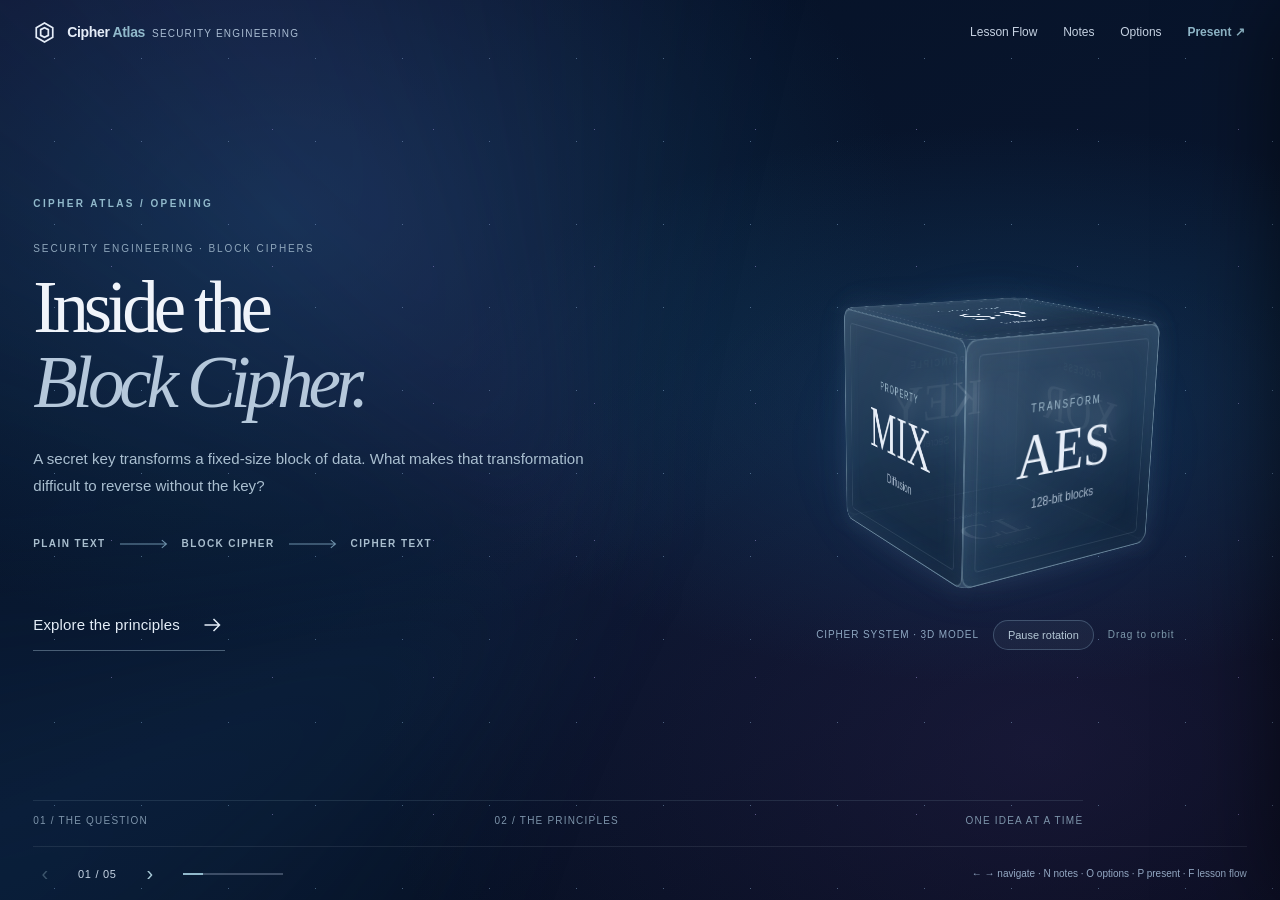
<file: archive/Cipher_Atlas_Foundations_v08_1.html>
<!doctype html>
<html lang="en">
<head>
<meta charset="utf-8"><meta name="viewport" content="width=device-width,initial-scale=1,viewport-fit=cover">
<meta name="color-scheme" content="dark"><title>Cipher Atlas | Block Cipher Foundations v0.8 Approved</title>
<style>
:root{--text:#e5edf8;--muted:#aabdd3;--yellow:#91b9cb;--purple:#8ba8c4;--cyan:#91b9cb;--glass:rgba(11,29,57,.74);--stroke:rgba(216,234,255,.19);--speed:420ms}
*{box-sizing:border-box}html,body{margin:0;min-height:100%;font-family:Inter,"Segoe UI",Arial,sans-serif;background:#030b1b;color:var(--text)}body{overflow:hidden}
button,input,select{font:inherit}button{cursor:pointer}button:focus-visible,input:focus-visible,select:focus-visible{outline:2px solid var(--yellow);outline-offset:3px}button:disabled{cursor:not-allowed;opacity:.32}
.sky{position:fixed;inset:0;pointer-events:none;background:radial-gradient(ellipse at 22% 24%,#13456896,transparent 44%),radial-gradient(ellipse at 79% 45%,#184c7777,transparent 40%),radial-gradient(ellipse at 81% 83%,#39295e55,transparent 45%),linear-gradient(155deg,#051126,#09162e 55%,#040a19);z-index:0}.sky:before{content:"";position:absolute;inset:0;opacity:.42;background-image:radial-gradient(#a2caef 0.7px,transparent 1px),radial-gradient(#c9b2ff 0.7px,transparent 1px);background-size:87px 83px,161px 137px;background-position:11px 17px,31px 61px}.sky:after{content:"";position:absolute;inset:-20%;background:conic-gradient(from 195deg at 47% 59%,transparent 0deg,#15689e20 47deg,transparent 81deg,#5f3d9628 134deg,transparent 182deg);filter:blur(60px);animation:none}@keyframes aurora{to{transform:translate(3%,-3%) rotate(10deg)}}body.motion-bg .sky:after{animation:aurora 17s ease-in-out infinite alternate}
.app{position:relative;z-index:1;height:100dvh;display:flex;flex-direction:column;padding:0 clamp(16px,2.6vw,46px)}
.top{height:64px;min-height:64px;display:flex;align-items:center;justify-content:space-between;gap:20px}.brand{display:flex;align-items:center;gap:11px;font-weight:800;letter-spacing:-.35px;font-size:14px}.brand svg{width:23px;height:23px;stroke:var(--text);stroke-width:1.8;fill:none}.brand em{font-style:normal;color:var(--yellow)}.brand small{color:var(--muted);font-weight:500;letter-spacing:1.2px;font-size:10px;margin-left:7px}.topnav,.bottomnav{display:flex;align-items:center;gap:clamp(10px,1.7vw,28px)}.navbtn{padding:7px 2px;color:#c5d1e1;border:0;background:none;font-size:12px;transition:color .2s}.navbtn:hover,.navbtn.on{color:var(--yellow)}.present{color:var(--yellow);font-weight:700}
.stage{flex:1;min-height:0;max-width:1320px;margin:auto;width:100%;display:flex;flex-direction:column;justify-content:center;gap:clamp(10px,2vh,25px);padding:clamp(6px,1.7vh,22px) 0 10px}.eyebrow{font-size:10px;letter-spacing:2.4px;color:var(--yellow);font-weight:700}.headline{font-family:Georgia,"Times New Roman",serif;font-size:clamp(39px,4.3vw,72px);font-weight:500;letter-spacing:-3px;line-height:1.04;margin:0}.headline span{color:var(--yellow)}.intro{font-size:clamp(13px,1.2vw,19px);color:var(--muted);margin:0;max-width:950px;line-height:1.4}
.grid{display:grid;grid-template-columns:1fr 1fr;gap:clamp(24px,4.2vw,65px);min-height:0}.concept{display:flex;flex-direction:column;gap:10px;min-width:0}.concept h2{font-family:Georgia,"Times New Roman",serif;font-weight:600;font-size:clamp(24px,2vw,35px);margin:0}.concept .define{font-size:clamp(12px,.96vw,16px);line-height:1.45;color:#c9d5e5;min-height:38px;margin:0;max-width:520px}.dim-label{font-size:10px;text-transform:uppercase;color:#93a7bd;letter-spacing:1.3px;font-weight:700}
.sbox-strip{margin:12px 0 10px;display:flex;justify-content:center;gap:clamp(10px,1.1vw,20px);align-items:center}.block{min-width:clamp(80px,6.4vw,112px);padding:14px 10px;text-align:center;border-radius:14px;border:1px solid #b7d7f14c;background:#83badb20;box-shadow:inset 0 1px #ffffff26}.block.sub{background:#ad9bfa33;border-color:#d0befa75}.block.out{background:#7eafc21a;border-color:#95b7c57c}.block small{display:block;color:#c0d0e4;font-size:11px;font-weight:600;margin-bottom:8px}.block b{font-size:24px;letter-spacing:1px}.block.out b{color:var(--yellow)}.block.sub b{font-size:17px}.arrow-icon{height:22px;width:20px;stroke:#bcd4ec;stroke-width:2;fill:none}
.controls{display:flex;align-items:center;gap:14px;min-height:35px}.controls label{color:#bacbe0;font-size:12px;white-space:nowrap}.range{flex:1;min-width:20px;appearance:none;background:linear-gradient(90deg,var(--yellow) var(--pct,67%),#d7e5f046 var(--pct,67%));height:5px;border-radius:8px;cursor:pointer;max-width:240px}.range::-webkit-slider-thumb{appearance:none;background:var(--yellow);height:16px;width:16px;border:0;border-radius:50%;box-shadow:0 0 14px #86c3d28c}.range::-moz-range-thumb{background:var(--yellow);height:15px;width:15px;border:0;border-radius:50%}.hex{background:#132641b0;color:var(--yellow);width:56px;padding:7px;border:1px solid #5f7291;border-radius:8px;text-align:center;text-transform:uppercase;font-family:ui-monospace,monospace;font-size:14px}.hint{color:var(--muted);font-size:11px;line-height:1.4;margin:1px 0 0}.hint strong{color:var(--yellow)}
.round-wrap{display:grid;grid-template-columns:1fr minmax(120px,.57fr);align-items:center;gap:15px;min-height:180px}.state{display:grid;grid-template-columns:repeat(4,minmax(26px,1fr));gap:7px;max-width:310px}.byte{border-radius:9px;height:35px;display:grid;place-items:center;background:#9ac6e522;border:1px solid #b4d2e923;font:600 clamp(11px,1vw,14px)/1 ui-monospace,SFMono-Regular,Consolas,monospace;color:#a8bcd6;transition:background var(--speed),transform var(--speed),color var(--speed),box-shadow var(--speed)}.byte.changed{color:#bed9e5;background:#557f9259;border-color:#a9c9d58a;box-shadow:0 0 14px #8bcad026}.byte.new{animation:flash .48s ease}@keyframes flash{40%{transform:scale(1.13);box-shadow:0 0 24px #b3d8e0a0}}.stats{display:flex;flex-direction:column;gap:12px}.number{font-size:clamp(25px,2.7vw,44px);color:var(--yellow);font-weight:700;line-height:1}.num-label{color:#b5c5d6;font-size:11px;line-height:1.4}.operation-controls{display:flex;justify-content:space-between;align-items:center;gap:10px;margin-top:4px}.op-side{display:flex;align-items:center;gap:12px}.arrow-btn{display:grid;place-items:center;width:33px;height:33px;background:rgba(177,200,234,.10);color:#a9cbd8;border:0;border-radius:50%;font-size:20px;transition:background .2s,transform .2s}.arrow-btn:hover:not(:disabled){background:#83b8c440;transform:scale(1.07)}.op-title{color:var(--yellow);font-size:12px;font-weight:800;min-width:104px;text-align:center}.step-name{color:#c0cede;font-size:12px;margin-top:2px;min-height:30px;line-height:1.4}.footkey{margin:2px 0 0;font-size:clamp(12px,1.05vw,16px);color:#d7e5ef}.footkey strong{color:var(--yellow)}
.bottom{height:54px;min-height:54px;display:flex;align-items:center;gap:20px;justify-content:space-between;border-top:1px solid #dbe5f218}.bottom .arrow-btn{border-radius:6px;background:none;width:23px;height:34px}.count{font-size:11px;letter-spacing:.7px;color:#c6d4e4}.progress{width:100px;height:2px;background:#9caac15c;overflow:hidden}.progress span{height:100%;display:block;width:100%;background:var(--yellow)}.keys{color:#94a9c4;font-size:10px}
.panel{position:fixed;top:0;bottom:0;width:min(430px,92vw);padding:24px 28px;border:1px solid var(--stroke);background:linear-gradient(135deg,#ffffff0e,#ffffff01 60%),var(--glass);backdrop-filter:blur(18px) saturate(115%);-webkit-backdrop-filter:blur(18px) saturate(115%);box-shadow:-14px 0 52px #01081792;z-index:6;transition:transform .32s cubic-bezier(.2,.7,.2,1),opacity .3s;overflow-y:auto}.panel.right{right:0;border-radius:0;transform:translateX(102%);opacity:1}.panel.left{left:0;border-radius:0;transform:translateX(-102%);opacity:1}.panel.open{transform:translateX(0);opacity:1}.panel.right{border-left:1px solid #7596aa51}.panel.left{border-right:1px solid #7596aa51}.drawer-scrim{position:fixed;inset:0;background:#020a16b3;z-index:5;opacity:0;pointer-events:none;transition:opacity .3s}.drawer-scrim.visible{opacity:1;pointer-events:auto}.panel:not(.open){visibility:hidden}.panel{transition:transform .34s cubic-bezier(.22,.72,.24,1),visibility .34s}.panel.open{visibility:visible}.panel .panelhead{margin-bottom:34px}.panel .panelhead h3{font-family:Georgia,serif;font-size:26px;font-weight:500}.panel .close{font-size:32px;line-height:1}.panelhead{display:flex;align-items:center;justify-content:space-between;gap:9px}.panel h3{font-size:17px;margin:0}.close{background:transparent;border:0;color:var(--text);font-size:23px;padding:0 5px}.panel h4{color:var(--yellow);font-weight:600;font-size:11px;letter-spacing:1.4px;margin:25px 0 12px}.panel p{color:#bfd0e1;font-size:13px;line-height:1.8}.notes{direction:rtl;text-align:right}.notes p{font-size:15px;line-height:1.85;margin:0 0 21px}.notes p strong{color:#eaf1fa}.notes{padding-top:8px}.flow-entry{width:100%;border:0;border-radius:12px;padding:14px 12px;text-align:left;background:#d7caff20;color:#fff;display:flex;justify-content:space-between;align-items:center}.flow-entry small{color:var(--yellow)}.soon{font-size:12px;color:#9caec1;line-height:1.8}.optrow{display:flex;justify-content:space-between;align-items:center;gap:12px;margin:16px 0}.optrow label{font-size:12px;color:#c4d1e2}.optrow select{width:166px;border:1px solid #5b718d;background:#09172e;color:#f4f6ff;padding:9px 10px;border-radius:9px;font-size:12px}.opt-explain{font-size:11px!important;color:#9fb1ca!important;line-height:1.5!important}.switch{background:#e2d5ff17;border:0;color:var(--yellow);border-radius:8px;padding:8px 12px;font-size:12px}.ripple{position:absolute;pointer-events:none;z-index:3;left:50%;top:50%;width:5px;height:5px;border:1px solid #98becb;box-shadow:0 0 40px #84c8dc70;border-radius:50%;transform:translate(-50%,-50%) scale(1);opacity:0}.ripple.play{animation:ring var(--speed) ease-out}@keyframes ring{10%{opacity:.9}100%{opacity:0;transform:translate(-50%,-50%) scale(120)}}
body.no-glass .panel{backdrop-filter:none;-webkit-backdrop-filter:none;background:#101e36f5}
@media(max-width:780px){body{overflow:auto}.app{min-height:100dvh;height:auto}.top{height:55px;min-height:55px}.brand small{display:none}.stage{justify-content:flex-start;padding:20px 0}.grid{grid-template-columns:1fr;gap:25px}.headline{letter-spacing:-1.5px}.concept .define{min-height:0}.round-wrap{min-height:0}.bottom{margin-top:12px}.keys{display:none}.panel{top:0}.sbox-strip{margin:4px 0}.stage{min-height:calc(100dvh - 110px)}}
@media(prefers-reduced-motion:reduce){*,*:before,*:after{animation-duration:.01ms!important;transition-duration:.01ms!important}}

/* Prologue and slide stack */
:root {--accent:#a7c7d6;--accent-soft:#7995b2;--glass-pressed:rgba(230,244,255,.07)}
.stage[hidden]{display:none!important}
.app{perspective:1700px}
.stage{transform-style:preserve-3d;transform-origin:50% 50%}
.prologue{max-width:1460px;gap:0}
.prologue-body{display:grid;grid-template-columns:minmax(0,1.05fr) minmax(340px,.85fr);align-items:center;gap:clamp(36px,7vw,126px);min-height:0;flex:1}
.prologue-copy{min-width:0;padding-bottom:30px;position:relative;z-index:2}
.prologue-kicker{letter-spacing:.19em;font-size:10px;color:#8fa7bc;margin:34px 0 17px}
.prologue-title{font-family:Georgia,serif;font-size:clamp(55px,5.7vw,99px);letter-spacing:-.07em;line-height:1.02;font-weight:500;margin:0 0 26px;color:#f0f4fa}
.prologue-title em{font-weight:400;font-style:italic;color:#b5c8db}
.prologue-intro{font-size:clamp(15px,1.18vw,19px);line-height:1.75;color:#aabfd0;max-width:570px;margin:0 0 39px}
.prologue-journey{display:flex;gap:14px;align-items:center;margin-bottom:50px;color:#a9bece;font-size:10px;font-weight:650;letter-spacing:.14em;white-space:nowrap}
.prologue-journey svg{width:48px;max-width:7vw;height:12px;fill:none;stroke:#6d90a9;stroke-width:1.4}
.start-link{display:inline-flex;align-items:center;gap:20px;appearance:none;border:0;background:none;padding:13px 0;color:#e4edf7;font-size:15px;letter-spacing:.01em;border-bottom:1px solid #99b3c774;transition:gap .25s,color .25s}
.start-link:hover{gap:29px;color:#b8d7e2}
.start-link svg{height:24px;width:25px;fill:none;stroke:currentColor;stroke-width:1.5}
.cube-area{display:flex;flex-direction:column;align-items:center;justify-content:center;position:relative;min-height:480px}
.cube-halo{position:absolute;left:11%;right:11%;top:15%;bottom:13%;background:radial-gradient(ellipse at 50% 48%,#296f9d50,transparent 62%);filter:blur(32px);pointer-events:none}
.cube-scene{width:min(100%,470px);height:390px;display:grid;place-items:center;perspective:950px;touch-action:none;cursor:grab;outline-offset:9px;user-select:none;-webkit-user-select:none;-webkit-touch-callout:none}.cube-scene *{user-select:none;-webkit-user-select:none;pointer-events:none}
.cube-scene:active{cursor:grabbing}
.cube{--half:110px;position:relative;width:220px;height:220px;transform-style:preserve-3d;transform:rotateX(-21deg) rotateY(31deg);will-change:transform}
.cube.spinning{animation:cubeOrbit 19s linear infinite}
@keyframes cubeOrbit{0%{transform:rotateX(-20deg) rotateY(28deg)}50%{transform:rotateX(-25deg) rotateY(208deg)}100%{transform:rotateX(-20deg) rotateY(388deg)}}
.face{position:absolute;inset:0;display:flex;flex-direction:column;align-items:center;justify-content:center;gap:9px;border-radius:11px;background:linear-gradient(155deg,#9db9d231,#42658d16 50%,#030a2055),rgba(18,37,61,.67);border:1px solid #c4e0ec7d;box-shadow:inset 0 0 34px #84b8d91b,0 0 36px #82adce13;backdrop-filter:blur(10px);backface-visibility:visible;text-align:center}
.face::before{content:'';position:absolute;inset:12px;border:1px solid #b4cdda20;border-radius:4px}
.face b{font-family:Georgia,serif;font-size:58px;font-weight:500;color:#e7eef8;line-height:1}
.face small{font-size:10px;letter-spacing:2px;color:#9eb9cb}
.face span{font-size:12px;color:#a8b9cc}
.face-front{transform:translateZ(var(--half))}.face-back{transform:rotateY(180deg) translateZ(var(--half))}.face-right{transform:rotateY(90deg) translateZ(var(--half))}.face-left{transform:rotateY(-90deg) translateZ(var(--half))}.face-top{transform:rotateX(90deg) translateZ(var(--half))}.face-bottom{transform:rotateX(-90deg) translateZ(var(--half))}
.cube-caption{display:flex;align-items:center;justify-content:center;flex-wrap:wrap;gap:14px;color:#8da6c0;font-size:10px;letter-spacing:.09em}
.cube-motion{border:1px solid #6c8ba671;border-radius:99px;background:#a4c0d20f;color:#b5c8d6;padding:8px 14px;font-size:11px}
.cube-motion:hover{background:#95b9cd22}
.drag-hint{color:#7e99ac}
.opening-footer{display:flex;justify-content:space-between;gap:12px;max-width:1050px;font-size:10px;color:#7d94aa;letter-spacing:.12em;border-top:1px solid #9fbdcf24;padding-top:14px;margin-bottom:10px}
.flow-list{display:flex;flex-direction:column;gap:6px}
.flow-entry{background:transparent;border-radius:0;text-align:left;gap:8px;color:#b8c8d7}
.flow-entry b{display:inline-block;min-width:31px;font-weight:500;color:#89a5b9}
.flow-entry.active{background:#b1cbdb1b;border-left:2px solid #adc6d4}
.flow-entry small{font-size:10px;letter-spacing:.05em;color:#a8c5d1}
.cue-notes{font-size:15px}
.cue-notes p{padding:15px 0;margin:0;border-bottom:1px solid #bad2e91c;line-height:1.7}
.cue-notes p strong{color:#a5c6d4}
.panel{border-radius:0;box-shadow:none}
/* Transparent glass-knob on press, inspired by the optical slider exploration. */
.range::-webkit-slider-thumb{height:20px;width:20px;background:linear-gradient(140deg,#ecf8ffde,#8eaebecc);border:1px solid #f4fcff99;box-shadow:inset 1px 1px 0 #fff8,0 0 13px #acd7e641;transition:background .16s,border-color .16s,box-shadow .16s,transform .16s;backdrop-filter:blur(2px) saturate(135%)}
.range::-moz-range-thumb{height:20px;width:20px;background:linear-gradient(140deg,#ecf8ffde,#8eaebecc);border:1px solid #f4fcff99;box-shadow:inset 1px 1px 0 #fff8,0 0 13px #acd7e641;transition:background .16s,border-color .16s,box-shadow .16s,transform .16s}
body.knob-glass .range:active::-webkit-slider-thumb,body.knob-glass .range.pressing::-webkit-slider-thumb{background:rgba(236,248,255,.06);border:1px solid #ffffffb5;box-shadow:inset 0 1px 2px #ffffff8a,0 0 0 5px #cee5f71b,0 0 14px #aacfe17d;transform:scale(1.35);backdrop-filter:blur(4px) saturate(170%)}
body.knob-glass .range:active::-moz-range-thumb,body.knob-glass .range.pressing::-moz-range-thumb{background:rgba(236,248,255,.06);border:1px solid #ffffffb5;box-shadow:inset 0 1px 2px #ffffff8a,0 0 0 5px #cee5f71b,0 0 14px #aacfe17d;transform:scale(1.35)}
body.no-glass .range::-webkit-slider-thumb{backdrop-filter:none}
@media(max-width:1000px){.prologue-body{grid-template-columns:minmax(0,1fr) minmax(265px,.8fr);gap:22px}.cube{--half:85px;width:170px;height:170px}.cube-scene{height:290px}.cube-area{min-height:370px}.face b{font-size:43px}.prologue-title{font-size:clamp(45px,6vw,75px)}.prologue-journey{gap:8px}}
@media(max-width:700px){.prologue-body{grid-template-columns:1fr;gap:0;display:flex;flex-direction:column;align-items:stretch;justify-content:center}.prologue-copy{padding:6px 0 0}.prologue-title{font-size:clamp(48px,12vw,75px);margin-bottom:12px}.prologue-intro{font-size:14px;margin-bottom:18px}.prologue-kicker{margin:10px 0}.prologue-journey{margin:16px 0 20px;font-size:8px;gap:5px}.prologue-journey svg{width:25px}.start-link{font-size:13px;padding:7px 0}.cube-area{min-height:220px}.cube-scene{height:220px}.cube{--half:66px;width:132px;height:132px}.face b{font-size:34px}.face small{font-size:7px}.face span{font-size:8px}.cube-caption{font-size:9px;gap:6px}.cube-motion{padding:6px 10px}.opening-footer{font-size:8px;margin-top:12px}.stage.prologue{min-height:calc(100dvh - 110px);justify-content:center}.stage.slide-one{min-height:calc(100dvh - 110px)}}
@media(max-height:690px) and (min-width:701px){.prologue-title{font-size:clamp(44px,5vw,70px)}.prologue-intro{margin-bottom:20px}.prologue-journey{margin-bottom:25px}.cube-area{min-height:310px}.cube-scene{height:280px}.cube{--half:85px;width:170px;height:170px}}
@media(prefers-reduced-motion:reduce){.cube.spinning{animation:none}}


/* v0.5: real configurable 3-axis rotation and Spotlight Border from MobiLab */
:root{--spotlight-intensity:.65;--slider-opacity:.12;--slider-hold:1.30;--slider-velocity:.22}
.cube-axis{margin:13px 0 17px;display:flex;flex-direction:column;gap:7px}
.cube-axis-top{display:flex;align-items:center;justify-content:space-between;gap:12px;font-size:12px;color:#becddb}
.cube-axis output{font:600 11px/1.5 ui-monospace,Consolas,monospace;color:#a9c6d4}
.cube-axis .range{max-width:none;width:100%}
.text-action{border:0;border-bottom:1px solid #8cabc66e;background:transparent;color:#b7cfe0;padding:6px 2px;line-height:1.6;text-align:left;margin:1px 0 9px}
.text-action:hover{color:white}
.panel .opt-explain{margin:10px 0 18px}
#optionsPanel .optrow label,#optionsPanel .cube-axis label{line-height:1.35}
#optionsPanel{width:min(470px,96vw)}
.cube-scene{position:relative;isolation:isolate}
.cube-scene::after{content:'';position:absolute;inset:10% 4%;border-radius:50%;pointer-events:none;background:radial-gradient(ellipse 180px 180px at var(--sx,50%) var(--sy,50%),rgba(176,221,249,.20),rgba(82,142,192,.08) 35%,transparent 75%);mix-blend-mode:screen;opacity:calc(var(--spotlight-intensity) * .8);filter:blur(24px);z-index:2;transition:opacity .18s}
.cube-area{--sx:50%;--sy:50%}
.cube-halo{background:radial-gradient(ellipse at var(--sx,50%) var(--sy,50%),rgba(105,174,230,.36),transparent 64%);opacity:calc(.35 + var(--spotlight-intensity)*.4)}
.face{border-color:rgba(198,229,247,calc(.22 + var(--spotlight-intensity)*.22));background:linear-gradient(155deg,#aac2da2d,#507ca12b 52%,#0613297d),rgba(15,37,63,.69)}
.face::after{content:'';position:absolute;inset:-1px;border-radius:inherit;padding:1.5px;pointer-events:none;background:radial-gradient(280px circle at var(--sx,50%) var(--sy,50%),rgba(255,255,255,calc(var(--spotlight-intensity)*.98)) 0%,rgba(160,214,255,calc(var(--spotlight-intensity)*.68)) 30%,transparent 78%);-webkit-mask:linear-gradient(#fff 0 0) content-box,linear-gradient(#fff 0 0);-webkit-mask-composite:xor;mask:linear-gradient(#fff 0 0) content-box,linear-gradient(#fff 0 0);mask-composite:exclude}
body.spotlight-off .cube-halo{opacity:.15}body.spotlight-off .cube-scene::after,body.spotlight-off .face::after{opacity:0}
/* Spotlight travels around interactive presentation surfaces too. */
.spot-surface{position:relative;isolation:isolate}
.spot-surface::after{content:'';position:absolute;inset:0;border-radius:inherit;padding:1px;pointer-events:none;background:radial-gradient(145px circle at var(--spot-x,50%) var(--spot-y,50%),rgba(216,243,255,calc(var(--spotlight-intensity)*.68)),rgba(170,216,242,.12) 48%,transparent 83%);-webkit-mask:linear-gradient(#fff 0 0) content-box,linear-gradient(#fff 0 0);-webkit-mask-composite:xor;mask:linear-gradient(#fff 0 0) content-box,linear-gradient(#fff 0 0);mask-composite:exclude;opacity:0;transition:opacity .16s}
.spot-surface:hover::after,.spot-surface:focus-visible::after{opacity:1}
body.spotlight-off .spot-surface::after{display:none}
/* PrismGlass lens overlay. The invisible native input still owns pointer and keyboard input. */
.prism-slider{--p:.5;--stretch:1;--pressed:0;position:relative;flex:1 1 160px;min-width:78px;max-width:240px;height:34px;display:flex;align-items:center;touch-action:pan-y;isolation:isolate}
.cube-axis .prism-slider{max-width:none;width:100%}
.optrow .prism-slider{max-width:190px;flex:1}
.prism-slider .prism-track{position:absolute;left:10px;right:10px;top:50%;transform:translateY(-50%);height:4px;border-radius:999px;background:linear-gradient(90deg,#b2d8ec calc(var(--p)*100%),rgba(196,220,237,.30) calc(var(--p)*100%));box-shadow:inset 0 1px 2px #09102188;pointer-events:none}
.prism-slider input[type=range]{position:relative;z-index:4;appearance:none;-webkit-appearance:none;width:100%;height:34px;max-width:none;min-width:0;flex:none;background:transparent;outline:none;opacity:1;cursor:pointer;margin:0}
.prism-slider input[type=range]::-webkit-slider-runnable-track{height:34px;background:transparent}
.prism-slider input[type=range]::-moz-range-track{height:34px;background:transparent}
.prism-slider input[type=range]::-webkit-slider-thumb{appearance:none;-webkit-appearance:none;width:22px;height:32px;margin-top:0;border:0;background:transparent!important;box-shadow:none!important;transform:none!important;opacity:0}
.prism-slider input[type=range]::-moz-range-thumb{width:22px;height:30px;border:0;background:transparent!important;box-shadow:none!important;opacity:0}
.prism-slider input[type=range]:focus-visible{outline:2px solid #c3e4f5;outline-offset:3px;border-radius:999px}
.prism-thumb{position:absolute;top:50%;left:calc(11px + (100% - 22px)*var(--p));width:22px;height:22px;z-index:3;pointer-events:none;transform:translate(-50%,-50%) scaleX(var(--stretch)) scaleY(calc(1/var(--stretch)));border-radius:10px;background:linear-gradient(146deg,rgba(245,249,255,calc(.76 - var(--pressed)*.63)),rgba(143,189,211,calc(.68 - var(--pressed)*.55)));border:1px solid rgba(240,249,255,.86);box-shadow:inset 1px 1px 1px #ffffffaa,inset -3px -3px 5px #1a3f6477,0 4px 12px #010b2366,0 0 0 calc(4px * var(--pressed)) #b7ddf222,0 0 17px #abd5e140;backdrop-filter:blur(5px) saturate(1.5);-webkit-backdrop-filter:blur(5px) saturate(1.5);transition:width .19s cubic-bezier(.22,1,.34,1),height .19s,border-radius .19s,background .2s}
.prism-thumb:before{content:'';position:absolute;inset:1px;border-radius:inherit;background:radial-gradient(ellipse at 26% 15%,#fff9,transparent 37%),linear-gradient(128deg,#eef8ff66,transparent 45%,#132f4777);opacity:calc(.72 + var(--pressed)*.25)}
.prism-thumb:after{content:'';position:absolute;inset:-1px;border-radius:inherit;border:1px solid #ecf9ffcc;mask-image:linear-gradient(120deg,#fff,transparent 54%,#fff);box-shadow:0 0 8px #ffffff55;opacity:.8}
.prism-slider.is-active .prism-thumb{width:calc(22px * var(--slider-hold));height:calc(22px * var(--slider-hold));border-radius:42% 48% 45% 45%;background:linear-gradient(144deg,rgba(241,250,255,var(--slider-opacity)),rgba(126,181,212,calc(var(--slider-opacity)*.6)))}
.prism-slider.is-active .prism-track{box-shadow:0 0 11px #8fc6e357}
body:not(.knob-glass) .prism-thumb{background:#b5d5e2;box-shadow:0 2px 9px #071629a0;backdrop-filter:none}
body.no-glass .prism-thumb{backdrop-filter:none;-webkit-backdrop-filter:none}
.trace-legend{display:flex;align-items:center;flex-wrap:wrap;gap:9px 13px;font-size:10px;color:#a5bbcd;margin-top:1px}
.trace-legend span{display:inline-flex;align-items:center;gap:5px}
.legend-cell{display:inline-block;width:10px;height:10px;border-radius:3px;background:#5d879b;outline:1px solid #a1c4d7}
.legend-cell.dim{background:#28405b;outline-color:#668099}
.trace-label{margin-left:auto;letter-spacing:.02em}
@media(max-width:750px){#optionsPanel{width:min(420px,95vw)}.cube-axis{margin:7px 0 10px}.trace-label{flex-basis:100%;margin-left:0}.prism-slider{max-width:100%}}
@media(prefers-reduced-motion:reduce){.prism-thumb,.spot-surface::after{transition:none}}

.face.spot-surface{position:absolute;inset:0;isolation:auto}.cube-axis .prism-slider{flex:0 0 34px;min-height:34px}.cube-axis input.range{height:34px}


.op-side .arrow-btn{width:40px;height:40px;border-radius:0;background:transparent;color:#c5dae8;font-size:26px;box-shadow:none}
.op-side .arrow-btn:hover:not(:disabled){background:transparent;transform:translateX(3px);color:white}
.op-side .arrow-btn:first-child:hover:not(:disabled){transform:translateX(-3px)}
.op-side .arrow-btn:disabled{color:#627e96}
@media(max-width:580px){.top{gap:6px}.brand{gap:5px;font-size:12px;flex:0 0 auto}.brand span{white-space:nowrap}.brand svg{width:18px;height:18px}.topnav{gap:5px;justify-content:flex-end}.navbtn{font-size:10px;white-space:nowrap;padding:8px 1px}.app{padding:0 14px}.top{height:53px;min-height:53px}}

/* v0.6: teaching flow. Opening 00 is left unchanged. */
.stage.learning-slide{max-width:1250px;gap:clamp(10px,2.3vh,24px);justify-content:center}
.learning-slide .headline{font-size:clamp(37px,4.25vw,70px);max-width:1250px}
.learning-slide .headline span{color:#9fc5d8}
.learning-slide .intro{max-width:1050px;line-height:1.55}
.concept-question-grid{display:grid;grid-template-columns:1fr 1fr;gap:clamp(24px,4vw,66px);margin:12px 0 6px}
.concept-question{position:relative;min-height:300px;border-top:1px solid #8aaac43d;padding:25px 8px 12px 2px}
.concept-question .eyebrow{color:#99afc0}
.concept-question h2{font:500 clamp(30px,3vw,51px)/1.15 Georgia,serif;margin:15px 0;color:#eef4fd}
.concept-question .question{font-size:clamp(17px,1.55vw,25px);line-height:1.35;max-width:440px;color:#c9d8e4}
.concept-question p{color:#98aec0;font-size:14px;max-width:440px;line-height:1.55;margin:12px 0}
.question-visual{height:85px;display:flex;align-items:center;justify-content:center;gap:20px;margin:15px 0}
.qchip{min-width:92px;text-align:center;padding:13px 14px;border:1px solid #729bb765;border-radius:12px;color:#c8e2f2;background:#23466845;font:700 12px/1.3 system-ui;letter-spacing:.09em}
.qchip.outcome{min-width:145px;background:#37577344}
.qpaths{height:50px;width:100px;position:relative;display:block}
.qpaths i{display:block;position:absolute;left:1px;right:1px;top:50%;height:1px;background:#97b7ca90;transform-origin:center}
.qpaths i:nth-child(1){transform:rotate(24deg)}.qpaths i:nth-child(2){transform:rotate(-24deg)}
.influence-line .bitdot{height:22px;width:22px;background:#aed4e4;border-radius:50%;box-shadow:0 0 0 5px #9bd7f222}
.bitline{width:100px;height:1px;background:#7898b6;position:relative}.bitline:after{content:'›';position:absolute;right:-2px;top:-15px;color:#a8c9db;font-size:22px}
.dotcluster{width:160px;height:75px;display:flex;flex-wrap:wrap;justify-content:center;align-items:center;gap:17px}
.dotcluster i{height:19px;width:19px;border-radius:6px;background:#a7c8de80;border:1px solid #c6e0f277}
.dotcluster i:nth-child(even){background:#d4edf5}
.lesson-takeaway{font-size:clamp(14px,1.1vw,17px);color:#c8d7e5;line-height:1.55;margin:8px 0 0}
.lesson-takeaway b{color:#a5cada;margin-right:8px}
.lab-workbench{display:grid;grid-template-columns:minmax(450px,1.12fr) minmax(360px,.85fr);gap:clamp(24px,5vw,80px);margin:20px 0 5px;align-items:center;min-height:300px}
.lab-primary{padding:24px 18px;border-top:1px solid #accbd52d;border-bottom:1px solid #accbd52d;border-radius:15px;background:linear-gradient(145deg,#b4d9ec08,transparent 60%)}
.lab-sbox-strip{margin:26px auto 35px;justify-content:center}
.lab-sbox-strip .block{min-width:130px;padding:22px 10px}.lab-sbox-strip .block b{font-size:34px}.lab-sbox-strip .block.sub b{font-size:20px}
.solo-controls{margin:12px 0 18px;justify-content:center}.solo-controls .hex{min-width:54px}
.solo-lab-controls{justify-content:center;min-height:42px}.solo-lab-controls .op-side{gap:24px}
.lab-action{border:0;border-bottom:1px solid #b7d4e17a;background:transparent;color:#d1e2ef;font-size:13px;padding:9px 2px;cursor:pointer}
.lab-action.subtle{border-bottom-color:transparent;color:#9ab2c4}
.lab-action:hover{color:white}
.lab-explainer .eyebrow{color:#9fc4d4}
.lab-explainer h2{font:500 clamp(29px,3vw,50px)/1.12 Georgia,serif;margin:15px 0;color:#f1f5fa;letter-spacing:-.04em}
.lab-explainer p{font-size:clamp(14px,1vw,17px);line-height:1.6;color:#bdcede;max-width:440px}
.binary-pair{display:flex;gap:14px;margin:24px 0;flex-wrap:wrap}
.binary-pair>div{display:flex;flex-direction:column;gap:9px;min-width:150px}
.binary-pair span{color:#96adbf;font-size:12px}
.binary-pair code{color:#d6e9f4;letter-spacing:.1em;font:600 15px/1.5 ui-monospace,Consolas,monospace}
.quiet-remark{font-size:12px!important;color:#90aabe!important;line-height:1.55}
.diff-visual-top{display:flex;justify-content:space-between;align-items:center;gap:20px;margin:0 0 16px}
.diff-count{color:#9fcddd;font:650 19px/1.1 system-ui;white-space:nowrap}.diff-count small{display:block;font-size:10px;color:#92a7ba;font-weight:450;margin-top:3px}
.state.large-state{margin:0 auto;grid-template-columns:repeat(4,minmax(60px,1fr));width:min(100%,420px);gap:8px}
.state.large-state .byte{min-height:52px;font-size:17px}
.diffusion-workbench .solo-lab-controls{margin:16px 0 0}
.diffusion-workbench .op-side .arrow-btn{width:52px;height:40px;font-size:30px;border:0;background:transparent}
.diffusion-workbench .op-side .arrow-btn:hover{background:transparent;color:#fff}
@media(max-width:960px){.lab-workbench{grid-template-columns:1fr 1fr;gap:20px}.lab-sbox-strip .block{min-width:88px;padding:16px 8px}.lab-sbox-strip .block b{font-size:25px}.state.large-state{width:min(100%,335px)}.state.large-state .byte{min-height:42px}.concept-question{min-height:250px}}
@media(max-width:700px){.stage.learning-slide{min-height:calc(100dvh - 112px);gap:10px;padding-bottom:14px;justify-content:flex-start;padding-top:clamp(12px,4vh,50px)}.learning-slide .headline{font-size:clamp(34px,8vw,50px);letter-spacing:-1.9px}.learning-slide .intro{font-size:13px}.concept-question-grid{grid-template-columns:1fr;gap:10px;margin:4px 0}.concept-question{min-height:0;padding:10px 0;border-top:1px solid #89abc32d}.concept-question h2{margin:6px 0;font-size:30px}.concept-question .question{font-size:16px}.concept-question .question-visual{height:46px;margin:6px 0}.qchip{min-width:74px;padding:8px}.qchip.outcome{min-width:120px}.qpaths{height:24px;width:55px}.concept-question p{font-size:12px;margin:4px 0}.influence-line .bitline{width:60px}.dotcluster{height:42px}.lesson-takeaway{font-size:12px;margin:6px 0}.lab-workbench{grid-template-columns:1fr;gap:10px;margin:0}.lab-primary{padding:10px 12px}.lab-sbox-strip{margin:12px auto}.lab-sbox-strip .block{min-width:76px;padding:11px 7px}.lab-sbox-strip .block b{font-size:22px}.lab-sbox-strip .block.sub b{font-size:15px}.solo-controls{margin:6px 0 10px}.lab-explainer h2{font-size:27px;margin:4px 0}.lab-explainer p{font-size:12px}.binary-pair{margin:7px 0;gap:15px}.binary-pair>div{min-width:120px;gap:4px}.binary-pair code{font-size:12px}.quiet-remark{font-size:11px!important}.diff-visual-top{margin:0 0 8px}.state.large-state{width:min(100%,250px);gap:4px}.state.large-state .byte{min-height:30px;font-size:11px}.diffusion-workbench .solo-lab-controls{margin:4px 0}.lab-action{font-size:11px}.op-side{gap:11px}.learning-slide .eyebrow{font-size:9px}}
@media(max-height:740px) and (min-width:701px){.concept-question{min-height:235px}.lab-workbench{margin:5px 0}.lab-sbox-strip{margin:10px auto 22px}.state.large-state{width:min(100%,300px)}.state.large-state .byte{min-height:38px}}


@media(max-width:780px){
 html,body{height:100%;overflow:hidden}
 .app{height:100dvh;min-height:0}
 .top{height:47px;min-height:47px}
 .bottom{height:41px;min-height:41px;margin-top:0}
 .stage{min-height:0!important;margin:0 auto;padding:6px 0;flex:1}
 .stage.prologue{min-height:0;justify-content:center}
 .stage.learning-slide{min-height:0;gap:8px;justify-content:center;padding:7px 0 0}
 .stage.slide-one{min-height:0;gap:6px;justify-content:flex-start;padding:7px 0 0}
 .stage.slide-one .headline{font-size:35px;line-height:1;letter-spacing:-1.4px}
 .stage.slide-one .intro{font-size:12px;line-height:1.25}
 .stage.slide-one .grid{gap:9px}
 .stage.slide-one .concept{gap:5px}
 .stage.slide-one .concept h2{font-size:24px}
 .stage.slide-one .concept .define{font-size:12px;line-height:1.25}
 .stage.slide-one .sbox-strip{margin:0;gap:5px}
 .stage.slide-one .sbox-strip .block{min-width:70px;padding:7px 5px;border-radius:10px}
 .stage.slide-one .sbox-strip .block b{font-size:19px}
 .stage.slide-one .sbox-strip .block.sub b{font-size:15px}
 .stage.slide-one .sbox-strip .block small{font-size:9px;margin-bottom:3px}
 .stage.slide-one .controls{gap:8px;min-height:27px}
 .stage.slide-one .hint{font-size:10px;line-height:1.3;margin:0}
 .stage.slide-one .round-wrap{gap:12px}
 .stage.slide-one .state{max-width:225px;gap:4px}
 .stage.slide-one .state .byte{height:28px;font-size:10px}
 .stage.slide-one .stats{gap:5px}
 .stage.slide-one .stats .number{font-size:21px}
 .stage.slide-one .stats .num-label{font-size:9px}
 .stage.slide-one .trace-legend{font-size:9px;margin:0;gap:4px}
 .stage.slide-one .trace-label{display:none}
 .stage.slide-one .operation-controls{margin:0}
 .stage.slide-one .op-side{gap:7px}
 .stage.slide-one .op-title{min-width:50px}
 .stage.slide-one .step-name{font-size:10px;line-height:1.3;min-height:14px;margin:0}
 .stage.slide-one .footkey{font-size:11px;line-height:1.3;margin:2px 0 0}
}
@media(max-height:730px) and (max-width:780px){
 .stage.learning-slide .headline{font-size:31px}
 .stage.learning-slide .intro{font-size:11px}
 .concept-question-grid{gap:4px}.concept-question h2{font-size:24px}
 .concept-question .question-visual{height:33px;margin:0}
 .stage.slide-one .hint{display:none}
 .stage.slide-one .trace-legend{display:none}
 .stage.slide-one .grid{gap:5px}
}

/* v0.7: real AES S-box reference, animated diffusion, concise combined workflow */
.example-row{display:flex;align-items:center;justify-content:center;gap:8px;margin:3px auto 0;color:#93aabc;font-size:10px;letter-spacing:.12em}
.example-row button{font:600 12px ui-monospace,Consolas,monospace;border:1px solid #9abbd051;color:#cce0ed;background:#2b526d55;border-radius:8px;padding:7px 12px;cursor:pointer}
.example-row button:hover{background:#53799777}
.sbox-drawer{position:fixed;z-index:601;top:0;right:0;bottom:0;width:min(690px,100vw);transform:translateX(104%);transition:transform .36s cubic-bezier(.2,.8,.25,1);background:#0a1c35;border-left:1px solid #bed4e64c;box-shadow:-25px 0 90px #0009;padding:clamp(16px,3vw,32px);display:flex;flex-direction:column;gap:10px;color:#dce8f3}
.sbox-drawer.open{transform:translateX(0)}.sbox-drawer .panelhead{display:flex;align-items:flex-start;justify-content:space-between;gap:12px}.sbox-drawer h3{font:500 clamp(24px,3vw,38px)/1.15 Georgia,serif;margin:6px 0;color:#e6f2fc}
.sbox-drawer>p{color:#a7bccb;line-height:1.5;font-size:13px}.sbox-readout{font:600 25px/1.3 ui-monospace,Consolas,monospace;color:#c3e8fa;text-align:center;margin:3px auto 7px}
.sbox-drawer-scrim{position:fixed;inset:0;z-index:600;background:#02081899;opacity:0;pointer-events:none;transition:opacity .25s}.sbox-drawer-scrim.open{opacity:1;pointer-events:auto}
.sbox-scroll{overflow:auto;flex:1;min-height:0;scrollbar-color:#446783 transparent}.sbox-scroll table{border-collapse:separate;border-spacing:3px;width:100%;font:500 12px ui-monospace,Consolas,monospace;color:#d7e6f1}.sbox-scroll th{padding:9px 4px;color:#9ab6c8;background:#142c4b;position:sticky;top:0;z-index:1}.sbox-scroll td{padding:0}.sbox-scroll button{display:block;width:100%;min-height:27px;border:1px solid #89acc32b;border-radius:5px;color:#c6ddeb;background:#5d8eb123;font:600 11px ui-monospace,Consolas,monospace;cursor:pointer}
.sbox-scroll button.selected{background:#83b4ce77;color:#fff;border-color:#c6eaf6;box-shadow:0 0 14px #8ccde26b}.sbox-scroll button:focus-visible{outline:2px solid #fff;outline-offset:2px}
.sbox-drawer .sbox-help{font-size:11px;line-height:1.4}
.aes-pipeline{display:grid;gap:10px;margin:20px 0;max-width:500px}.aes-pipeline>div{display:grid;grid-template-columns:32px 1fr;column-gap:12px;align-items:center;padding:11px 14px;border:1px solid #90b6cd2c;border-radius:11px;background:#4a7ba211;transition:background .3s,border-color .3s,transform .3s}.aes-pipeline>div span{grid-row:1/3;color:#7198af;font:700 12px ui-monospace,Consolas,monospace}.aes-pipeline b{color:#d3e3ef;font-weight:600;font-size:17px}.aes-pipeline small{color:#91aaba;margin-top:4px}.aes-pipeline>div.active{background:#679cb84d;border-color:#abd7e5b3;transform:translateX(8px);box-shadow:inset 0 1px #f4f9ff25}
.stage.slide-one .concept:first-child>.sbox-strip,.stage.slide-one .concept:first-child>.controls,.stage.slide-one .concept:first-child>.hint{display:none}
@media(max-width:700px){.sbox-drawer{padding:17px 10px}.sbox-scroll table{border-spacing:1px}.sbox-scroll th{font-size:9px;padding:6px 1px}.sbox-scroll button{font-size:9px;min-height:22px;border-radius:3px}.aes-pipeline{gap:5px;margin:7px 0}.aes-pipeline>div{padding:6px 9px}.aes-pipeline b{font-size:12px}.aes-pipeline small{font-size:10px}.aes-pipeline>div.active{transform:translateX(4px)}.stage.slide-one .concept:first-child>.define{margin-bottom:3px}.example-row button{padding:5px 8px}}
@media(prefers-reduced-motion:reduce){.sbox-drawer{transition:none}.aes-pipeline>div{transition:none}}

/* Cipher Atlas v0.8: reusable no-frame controls, meaning-first vector diagrams */
.concept-question{border-top-color:#6e97b949}
.concept-question .concept-visual-svg{width:min(100%,455px);height:112px;overflow:visible;display:block;margin:8px auto 14px}
.concept-visual-svg text{fill:#bbd4e6;font:600 13px ui-monospace,Consolas,monospace;letter-spacing:.05em}
.concept-visual-svg .concept-node{fill:#25466477;stroke:#91bbd29a;stroke-width:1.25}
.concept-visual-svg .signal{fill:none;stroke:#a9d1e6;stroke-width:2;stroke-linecap:round}
.concept-visual-svg .diff-bright{fill:#a9d5e5;stroke:#e3f5ff;stroke-width:1}
.concept-visual-svg .diff-calm{fill:#284966b8;stroke:#52759288;stroke-width:1}
.concept-visual-svg .mix-trace{fill:none;stroke:#b5d7ec;stroke-width:1.5;stroke-dasharray:6 9;opacity:.65}
.stage:not([hidden]) .concept-visual-svg .mix-trace{animation:concept-dash 2s linear infinite}
.stage:not([hidden]) .concept-visual-svg .diff-bright{animation:concept-glow 2.2s ease-in-out infinite alternate}
@keyframes concept-dash{to{stroke-dashoffset:-75}}
@keyframes concept-glow{to{fill:#e0f5ff;filter:drop-shadow(0 0 5px #c6eaff)}}
.lab-action.important{display:inline-flex;align-items:center;justify-content:center;gap:10px;padding:12px 17px;color:#ebf5ff;border:1px solid #b7d6e8a3;border-radius:12px;background:linear-gradient(125deg,#446b9075,#1e436667);box-shadow:inset 0 1px #ffffff26;min-width:180px;font-weight:700;transition:background .2s,transform .2s}
.lab-action.important:hover{background:#3c6b93ae;transform:translateY(-2px)}
.lab-action.important svg{width:18px;height:18px;fill:none;stroke:currentColor;stroke-width:1.5}
.aes-pipeline>button{display:grid;grid-template-columns:32px 1fr;column-gap:12px;align-items:center;padding:11px 14px;border:1px solid #90b6cd2c;border-radius:11px;background:#4a7ba211;text-align:left;color:#d3e3ef;transition:background .3s,border-color .3s,transform .3s;cursor:pointer}
.aes-pipeline>button span{grid-row:1/3;color:#7198af;font:700 12px ui-monospace,Consolas,monospace}
.aes-pipeline>button b{font-size:17px;font-weight:600}
.aes-pipeline>button small{color:#91aaba;margin-top:4px}
.aes-pipeline>button.active{background:#679cb84d;border-color:#abd7e5b3;transform:translateX(8px);box-shadow:inset 0 1px #f4f9ff25}
.aes-pipeline>button:hover{background:#5482a146;border-color:#9cbfda98}
.aes-pipeline>button:focus-visible{outline:2px solid #cce8f6;outline-offset:2px}
.aes-pipeline-guide{font-size:11px;color:#a0c1d4;margin:0 0 5px}
.mix-svg{display:block;width:min(360px,100%);height:100px;margin:3px 0 12px}
.mix-svg .mix-connection{fill:none;stroke:#80bad2;stroke-width:1.4;opacity:.45;stroke-dasharray:6 8}
.diffusion-workbench[data-mix-active="true"] .mix-svg .mix-connection{animation:mix-flow .8s ease-in-out infinite alternate;opacity:.9}
@keyframes mix-flow{to{stroke-dashoffset:-26;stroke:#d1efff;opacity:1}}
.mix-svg text{font:600 10px ui-monospace,Consolas,monospace;fill:#d2e8fa}
.mix-svg circle{fill:#2e5775;stroke:#a6d0e5;stroke-width:1.5}
.aes-shortcue{font-size:12px;color:#a8c8da;margin-top:3px;min-height:1.5em}
.transition-matrix{margin:12px 0;padding-top:8px;border-top:1px solid #b1c9de2d}
.transition-matrix summary{font-size:13px;color:#d5e9f6;cursor:pointer;padding:8px 0;font-weight:700}
.transition-item{display:flex;gap:12px;align-items:center;justify-content:space-between;padding:9px 0;border-bottom:1px solid #9fc7df17}
.transition-item label{color:#adc2d4;font-size:12px;flex:1}
.transition-item select{max-width:154px;min-width:118px;background:#0e2340;color:#deeffc;border:1px solid #7e9fb775;border-radius:8px;padding:8px}
@media(max-width:700px){.concept-question .concept-visual-svg{height:68px;margin:3px auto}.mix-svg{height:68px}.lab-action.important{min-width:145px;padding:9px 12px}.aes-pipeline>button{padding:6px 9px}.aes-pipeline>button b{font-size:12px}.aes-pipeline>button small{font-size:10px}.aes-pipeline>button.active{transform:translateX(4px)}}
@media(prefers-reduced-motion:reduce){.concept-visual-svg .mix-trace,.concept-visual-svg .diff-bright,.mix-svg .mix-connection{animation:none!important}}
</style>
</head>
<body class="knob-glass motion-bg">
<div class="sky"></div><div class="app">
<header class="top"><div class="brand"><svg viewBox="0 0 24 24"><path d="M12 2 20.6 7v10L12 22 3.4 17V7L12 2Z"/><path d="m8 9 4-2 4 2v6l-4 2-4-2z"/></svg><span>Cipher <em>Atlas</em><small>SECURITY ENGINEERING</small></span></div><nav class="topnav" aria-label="Presentation controls"><button class="navbtn" id="flowBtn" aria-expanded="false">Lesson Flow</button><button class="navbtn" id="notesBtn" aria-expanded="false">Notes</button><button class="navbtn" id="optionsBtn" aria-expanded="false">Options</button><button class="navbtn present" id="presentBtn">Present ↗</button></nav></header>
<main class="stage prologue" id="prologueStage" aria-labelledby="prologueTitle">
 <div class="prologue-body">
  <div class="prologue-copy">
   <div class="eyebrow">CIPHER ATLAS  /  OPENING</div>
   <p class="prologue-kicker">SECURITY ENGINEERING · BLOCK CIPHERS</p>
   <h1 class="prologue-title" id="prologueTitle">Inside the<br><em>Block Cipher.</em></h1>
   <p class="prologue-intro">A secret key transforms a fixed-size block of data. What makes that transformation difficult to reverse without the key?</p>
   <div class="prologue-journey" aria-label="Block cipher concept"><span>PLAIN TEXT</span><svg viewBox="0 0 62 12" aria-hidden="true"><path d="M0 6 H60 M54 1L60 6L54 11"/></svg><span>BLOCK CIPHER</span><svg viewBox="0 0 62 12" aria-hidden="true"><path d="M0 6 H60 M54 1L60 6L54 11"/></svg><span>CIPHER TEXT</span></div>
   <button class="start-link" id="startPresentation">Explore the principles <svg viewBox="0 0 24 24" aria-hidden="true"><path d="M4 12h15m-6-6 6 6-6 6"/></svg></button>
  </div>
  <div class="cube-area">
   <div class="cube-halo" aria-hidden="true"></div>
   <div class="cube-scene" id="cubeScene" aria-label="Interactive 3D cipher cube. Drag to rotate" tabindex="0">
    <div class="cube spinning" id="cipherCube">
     <div class="face face-front"><small>TRANSFORM</small><b>AES</b><span>128-bit blocks</span></div>
     <div class="face face-back"><small>PRINCIPLE</small><b>KEY</b><span>Secret</span></div>
     <div class="face face-right"><small>PROCESS</small><b>XOR</b><span>Round keys</span></div>
     <div class="face face-left"><small>PROPERTY</small><b>MIX</b><span>Diffusion</span></div>
     <div class="face face-top"><small>STRUCTURE</small><b>S·P</b><span>Substitute</span></div>
     <div class="face face-bottom"><small>OUTPUT</small><b>CT</b><span>Ciphertext</span></div>
    </div>
   </div>
   <div class="cube-caption"><span>CIPHER SYSTEM · 3D MODEL</span><button class="cube-motion" id="cubeMotionBtn" aria-pressed="true">Pause rotation</button><span class="drag-hint">Drag to orbit</span></div>
  </div>
 </div>
 <div class="opening-footer"><span>01  /  THE QUESTION</span><span>02  /  THE PRINCIPLES</span><span>ONE IDEA AT A TIME</span></div>
</main>

<main class="stage learning-slide concepts-overview" id="overviewStage" hidden>
 <div class="eyebrow">BLOCK CIPHERS / SLIDE 01 / THE WHY</div>
 <h1 class="headline">Why <span>Confusion &amp; Diffusion?</span></h1>
 <p class="intro">Two different problems. Two complementary design principles.</p>
 <div class="concept-question-grid">
  <section class="concept-question spot-surface" aria-labelledby="whyConfTitle">
   <span class="eyebrow">01 / HIDE RELATIONSHIPS</span><h2 id="whyConfTitle">Confusion</h2>
   <div class="question">Can we infer the secret key from the ciphertext?</div>
   <svg class="concept-visual-svg" viewBox="0 0 480 112" aria-label="Conceptual illustration of complex key and ciphertext relationships" role="img">
<defs><linearGradient id="confGrad"><stop stop-color="#94c4e1"/><stop offset="1" stop-color="#6d8eae"/></linearGradient></defs>
<rect x="4" y="30" width="104" height="53" rx="12" class="concept-node"/><text x="56" y="61" text-anchor="middle">KEY</text>
<rect x="358" y="30" width="119" height="53" rx="12" class="concept-node"/><text x="417" y="61" text-anchor="middle">CIPHERTEXT</text>
<path d="M112 41 C200 -19 270 140 354 68 M112 68 C188 130 273 -20 354 44 M112 57 C195 56 280 58 354 55" class="mix-trace"/>
<circle cx="231" cy="56" r="31" fill="#264b68cc" stroke="#9ac5dca6"/><text x="231" y="60" text-anchor="middle" font-size="10">NONLINEAR</text>
</svg>
   <p>Make the link between key and ciphertext difficult to analyze.</p>
  </section>
  <section class="concept-question spot-surface" aria-labelledby="whyDiffTitle">
   <span class="eyebrow">02 / SPREAD INFLUENCE</span><h2 id="whyDiffTitle">Diffusion</h2>
   <div class="question">What if we change just one input bit?</div>
   <svg class="concept-visual-svg" viewBox="0 0 480 112" aria-label="One affected input byte spreads to several affected output bytes" role="img">
<g transform="translate(3 14)"><rect x="0" y="0" width="18" height="17" rx="3" class="diff-bright"/><rect x="24" y="0" width="18" height="17" rx="3" class="diff-calm"/><rect x="48" y="0" width="18" height="17" rx="3" class="diff-calm"/><rect x="72" y="0" width="18" height="17" rx="3" class="diff-calm"/><rect x="0" y="22" width="18" height="17" rx="3" class="diff-calm"/><rect x="24" y="22" width="18" height="17" rx="3" class="diff-calm"/><rect x="48" y="22" width="18" height="17" rx="3" class="diff-calm"/><rect x="72" y="22" width="18" height="17" rx="3" class="diff-calm"/><rect x="0" y="44" width="18" height="17" rx="3" class="diff-calm"/><rect x="24" y="44" width="18" height="17" rx="3" class="diff-calm"/><rect x="48" y="44" width="18" height="17" rx="3" class="diff-calm"/><rect x="72" y="44" width="18" height="17" rx="3" class="diff-calm"/><rect x="0" y="66" width="18" height="17" rx="3" class="diff-calm"/><rect x="24" y="66" width="18" height="17" rx="3" class="diff-calm"/><rect x="48" y="66" width="18" height="17" rx="3" class="diff-calm"/><rect x="72" y="66" width="18" height="17" rx="3" class="diff-calm"/></g>
<path d="M117 57 C177 25 196 30 245 24 M117 57 C170 60 210 60 245 60 M117 57 C176 99 203 94 245 97" class="mix-trace"/>
<path d="m236 51 9 9 -9 9" class="signal"/>
<g transform="translate(275 14)"><rect x="0" y="0" width="18" height="17" rx="3" class="diff-bright"/><rect x="24" y="0" width="18" height="17" rx="3" class="diff-calm"/><rect x="48" y="0" width="18" height="17" rx="3" class="diff-calm"/><rect x="72" y="0" width="18" height="17" rx="3" class="diff-bright"/><rect x="0" y="22" width="18" height="17" rx="3" class="diff-calm"/><rect x="24" y="22" width="18" height="17" rx="3" class="diff-bright"/><rect x="48" y="22" width="18" height="17" rx="3" class="diff-calm"/><rect x="72" y="22" width="18" height="17" rx="3" class="diff-calm"/><rect x="0" y="44" width="18" height="17" rx="3" class="diff-bright"/><rect x="24" y="44" width="18" height="17" rx="3" class="diff-calm"/><rect x="48" y="44" width="18" height="17" rx="3" class="diff-bright"/><rect x="72" y="44" width="18" height="17" rx="3" class="diff-calm"/><rect x="0" y="66" width="18" height="17" rx="3" class="diff-bright"/><rect x="24" y="66" width="18" height="17" rx="3" class="diff-calm"/><rect x="48" y="66" width="18" height="17" rx="3" class="diff-calm"/><rect x="72" y="66" width="18" height="17" rx="3" class="diff-bright"/></g>
<text x="8" y="110" font-size="10">1 INPUT CHANGE</text><text x="278" y="110" font-size="10">MANY AFFECTED BYTES</text>
</svg>
   <p>Spread small input changes across many output positions.</p>
  </section>
 </div>
 <p class="lesson-takeaway"><b>Design goal</b> Conceal relationships and spread influence. Neither principle is enough alone.</p>
</main>

<main class="stage learning-slide solo-study" id="confusionStage" hidden>
 <div class="eyebrow">BLOCK CIPHERS / SLIDE 02 / CONFUSION LAB</div>
 <h1 class="headline">Confusion: <span>Hide the relationship.</span></h1>
 <p class="intro">AES uses a nonlinear byte substitution called the S-box. Change the input and observe the mapping.</p>
 <div class="lab-workbench">
  <section class="lab-primary spot-surface" aria-label="Interactive AES S-box byte substitution">
   <div class="sbox-strip lab-sbox-strip"><div class="block"><small>INPUT BYTE</small><b id="soloIn">AD</b></div><svg class="arrow-icon" viewBox="0 0 24 24"><path d="M2 12h19m-7-7 7 7-7 7"/></svg><div class="block sub"><small>AES</small><b>S-BOX</b></div><svg class="arrow-icon" viewBox="0 0 24 24"><path d="M2 12h19m-7-7 7 7-7 7"/></svg><div class="block out"><small>OUTPUT</small><b id="soloOut">95</b></div></div>
   <div class="controls solo-controls"><label for="soloInputSlider">Input byte</label><input class="range" type="range" min="0" max="255" value="173" id="soloInputSlider"><input class="hex" id="soloHexInput" maxlength="2" value="AD" aria-label="Hex input byte"></div>
   <div class="operation-controls solo-lab-controls"><div class="op-side"><button class="lab-action important" type="button" id="openSbox" aria-label="Open full AES S-box lookup table"><svg viewBox="0 0 24 24" aria-hidden="true"><rect x="3" y="3" width="18" height="18" rx="3"/><path d="M3 9h18M3 15h18M9 3v18M15 3v18"/></svg>Open S-box table</button><button class="lab-action" type="button" id="confFlip">Flip one input bit</button><button class="lab-action subtle" type="button" id="confReset">Reset</button></div></div>
   <div class="example-row" aria-label="Ready-to-show AES S-box lookups"><span>TRY</span><button data-sbox-example="AD">AD</button><button data-sbox-example="9A">9A</button><button data-sbox-example="3E">3E</button></div>
  </section>
  <section class="lab-explainer">
   <div class="eyebrow">OBSERVE THE OUTPUT</div>
   <h2 id="soloCompare">AD → 95</h2>
   <p id="soloDiff">Flip one bit. The output mapping will be recalculated.</p>
   <div class="binary-pair"><div><span>Input bits</span><code id="soloBinaryIn">10101101</code></div><div><span>Output bits</span><code id="soloBinaryOut">10010101</code></div></div>
   <p class="quiet-remark">The S-box is fixed. The key is combined in other AES steps. This alone is not encryption.</p>
  </section>
 </div>
 <p class="lesson-takeaway"><b>Key idea</b> A nonlinear substitution complicates patterns. It contributes to confusion in the full cipher.</p>
</main>

<main class="stage learning-slide solo-study" id="diffusionStage" hidden>
 <div class="eyebrow">BLOCK CIPHERS / SLIDE 03 / DIFFUSION LAB</div>
 <h1 class="headline">Diffusion: <span>Spread the influence.</span></h1>
 <p class="intro">Follow one changed bit through two real AES transformations. Watch the location and the number of affected bytes.</p>
 <div class="lab-workbench diffusion-workbench" id="diffWorkbench" data-mix-active="false">
  <section class="lab-primary spot-surface" aria-label="AES diffusion demonstration">
   <div class="diff-visual-top"><div class="eyebrow" id="diffStageName">INPUT / ONE CHANGED BIT</div><div class="diff-count" id="diffCount">1 / 16 <small>bytes differ</small></div></div>
   <div class="state large-state" id="diffGrid" aria-label="4 by 4 AES state showing changed bytes"></div>
   <div class="operation-controls solo-lab-controls"><div class="op-side"><button class="arrow-btn" id="diffPrev" aria-label="Previous diffusion stage">‹</button><span class="op-title" id="diffStep">0 / 2</span><button class="arrow-btn" id="diffNext" aria-label="Next diffusion stage">›</button></div><button class="lab-action subtle" type="button" id="diffReset">Reset</button></div>
  </section>
  <section class="lab-explainer">
   <div class="eyebrow">WHAT CHANGED?</div>
   <h2 id="diffOpTitle">Input difference</h2><p id="diffExplanation">Two states differ in one bit in a single byte. The other bytes are identical.</p><svg class="mix-svg" viewBox="0 0 360 100" role="img" aria-label="MixColumns: four input bytes influence each output byte in the same column"><g><circle cx="34" cy="15" r="11"/><text x="34" y="19" text-anchor="middle">a0</text><circle cx="110" cy="15" r="11"/><text x="110" y="19" text-anchor="middle">a1</text><circle cx="186" cy="15" r="11"/><text x="186" y="19" text-anchor="middle">a2</text><circle cx="262" cy="15" r="11"/><text x="262" y="19" text-anchor="middle">a3</text><path class="mix-connection" d="M34 27 C34 56 34 44 34 72"/><path class="mix-connection" d="M34 27 C34 56 110 44 110 72"/><path class="mix-connection" d="M34 27 C34 56 186 44 186 72"/><path class="mix-connection" d="M34 27 C34 56 262 44 262 72"/><path class="mix-connection" d="M110 27 C110 56 34 44 34 72"/><path class="mix-connection" d="M110 27 C110 56 110 44 110 72"/><path class="mix-connection" d="M110 27 C110 56 186 44 186 72"/><path class="mix-connection" d="M110 27 C110 56 262 44 262 72"/><path class="mix-connection" d="M186 27 C186 56 34 44 34 72"/><path class="mix-connection" d="M186 27 C186 56 110 44 110 72"/><path class="mix-connection" d="M186 27 C186 56 186 44 186 72"/><path class="mix-connection" d="M186 27 C186 56 262 44 262 72"/><path class="mix-connection" d="M262 27 C262 56 34 44 34 72"/><path class="mix-connection" d="M262 27 C262 56 110 44 110 72"/><path class="mix-connection" d="M262 27 C262 56 186 44 186 72"/><path class="mix-connection" d="M262 27 C262 56 262 44 262 72"/><circle cx="34" cy="85" r="11"/><text x="34" y="89" text-anchor="middle">b0</text><circle cx="110" cy="85" r="11"/><text x="110" y="89" text-anchor="middle">b1</text><circle cx="186" cy="85" r="11"/><text x="186" y="89" text-anchor="middle">b2</text><circle cx="262" cy="85" r="11"/><text x="262" y="89" text-anchor="middle">b3</text></g></svg>
   <div class="binary-pair"><div><span>Difference</span><code id="diffBits">1 / 128 bits</code></div><div><span>Operation</span><code id="diffCurrentOp">Input</code></div></div>
   <p class="quiet-remark">This isolates ShiftRows and MixColumns. It is not a full AES encryption.</p>
  </section>
 </div>
 <p class="lesson-takeaway"><b>Key idea</b> Moving bytes alone does not increase the number of changed bytes. Mixing can.</p>
</main>

<main class="stage slide-one" id="stage" hidden><span class="eyebrow">BLOCK CIPHERS  /  SLIDE 04  /  TOGETHER</span><h1 class="headline">Confusion <span>&amp;</span> Diffusion</h1><p class="intro">Watch the two principles work together inside AES, one operation at a time.</p>
<div class="grid">
 <section class="concept"><h2>Round workflow</h2><p class="define">Watch the operations interact. Each arrow advances the actual AES state.</p>
 <div class="aes-pipeline" aria-label="AES round operations"><p class="aes-pipeline-guide">Select an operation to jump to it</p><button type="button" data-aes-op="AddRoundKey" aria-label="Jump to AddRoundKey operation"><span>01</span><b>AddRoundKey</b><small>XOR with round key</small></button><button type="button" data-aes-op="SubBytes" aria-label="Jump to SubBytes operation"><span>02</span><b>SubBytes</b><small>Nonlinear S-box</small></button><button type="button" data-aes-op="ShiftRows" aria-label="Jump to ShiftRows operation"><span>03</span><b>ShiftRows</b><small>Move byte positions</small></button><button type="button" data-aes-op="MixColumns" aria-label="Jump to MixColumns operation"><span>04</span><b>MixColumns</b><small>Mix column values</small></button></div>
 <div class="sbox-strip" aria-label="AES S-box example"><div class="block"><small>INPUT</small><b id="sIn">AD</b></div><svg class="arrow-icon" viewBox="0 0 24 24"><path d="M2 12h19m-7-7 7 7-7 7"/></svg><div class="block sub"><small>AES</small><b>S-BOX</b></div><svg class="arrow-icon" viewBox="0 0 24 24"><path d="M2 12h19m-7-7 7 7-7 7"/></svg><div class="block out"><small>OUTPUT</small><b id="sOut">95</b></div></div>
 <div class="controls"><label for="inputSlider">Input byte</label><input class="range" type="range" min="0" max="255" value="173" id="inputSlider" aria-label="Choose AES S-box input byte"><input class="hex" maxlength="2" id="hexInput" inputmode="text" value="AD" aria-label="Input in hexadecimal"></div><p class="hint"><strong>Example:</strong> AES SubBytes uses nonlinear substitution. This is one S-box lookup, not a complete encryption.</p>
 </section>
 <section class="concept"><h2>One-bit difference</h2><p class="define">Observe two AES states. Highlighted cells differ from the original.</p>
 <div class="round-wrap"><div class="state" id="stateGrid" aria-label="AES state with changed bytes highlighted"></div><div class="stats"><div><div class="number" id="changedBytes">1 / 16</div><div class="num-label">Changed bytes</div></div><div><div class="number" id="changedBits">1 / 128</div><div class="num-label">Changed bits</div></div></div></div>
 <div class="trace-legend" aria-label="AES difference legend"><span><i class="legend-cell"></i> Changed byte</span><span><i class="legend-cell dim"></i> Same byte</span><span class="trace-label">Independent AES comparison: one input bit differs</span></div><div class="operation-controls"><div class="op-side"><span style="font-size:12px;color:#b2c5dd">Operation</span><button id="opPrev" class="arrow-btn" aria-label="Previous operation">‹</button><span id="opStep" class="op-title">0 / 9</span><button id="opNext" class="arrow-btn" aria-label="Next operation">›</button></div><button class="navbtn" id="resetBtn" style="color:#b8c8db">Reset</button></div><p class="step-name" id="stepName">Plaintext → compare two states differing in one bit.</p><p class="aes-shortcue" id="aesCue">Select a step or use arrows to begin the trace.</p>
 </section>
</div>
<p class="footkey"><strong>Watch the pattern:</strong> substitution changes values, shifting moves them, mixing spreads differences.</p><div class="ripple" id="ripple" aria-hidden="true"></div>
</main>
<footer class="bottom"><div class="bottomnav"><button id="slidePrev" class="arrow-btn" aria-label="Previous slide" disabled>‹</button><span class="count" id="slideCounter">01 / 05</span><button id="slideNext" class="arrow-btn" aria-label="Next slide">›</button><div class="progress"><span id="slideProgress" style="width:20%"></span></div></div><div class="keys">← → navigate · N notes · O options · P present · F lesson flow</div></footer></div>
<div class="drawer-scrim" id="drawerScrim" aria-hidden="true"></div><aside class="panel left" id="flowPanel" aria-label="Lesson flow"><div class="panelhead"><h3>Lesson Flow</h3><button class="close" data-close aria-label="Close lesson flow">×</button></div><h4>CHAPTER 01 / FOUNDATIONS</h4><div class="flow-list">
<button class="flow-entry active" id="flowOpening"><span><b>00</b> Inside the Block Cipher</span><small>ACTIVE</small></button>
<button class="flow-entry" id="flowOverview"><span><b>01</b> Why the two principles?</span><small>READY</small></button>
<button class="flow-entry" id="flowConf"><span><b>02</b> Confusion Lab</span><small>READY</small></button>
<button class="flow-entry" id="flowDiff"><span><b>03</b> Diffusion Lab</span><small>READY</small></button>
<button class="flow-entry" id="flowCombined"><span><b>04</b> Putting It Together</span><small>READY</small></button>
</div><h4>COMING NEXT</h4><div class="soon">AES vs. Triple DES<br>Main modes of operation<br>BEAST and programmer bugs</div></aside>
<aside class="panel right" id="notesPanel" aria-label="Presenter notes"><div class="panelhead"><h3>Presenter Cues</h3><button class="close" data-close aria-label="Close presenter notes">×</button></div><h4 id="notesSlideLabel">PROLOGUE · WORKING DRAFT</h4><div class="notes cue-notes" id="notesContent" lang="he"></div></aside>
<aside class="panel right" id="optionsPanel" aria-label="Presentation options"><div class="panelhead"><h3>Presentation Options</h3><button class="close" data-close aria-label="Close options">×</button></div><h4>TRANSITIONS</h4><div class="optrow"><label for="globalEffect">Global</label><select id="globalEffect"><option value="cube">Cube 3D</option><option value="ripple">Ripple</option><option value="zoom">Zoom</option><option value="fade">Fade</option><option value="pulse">Pulse</option><option value="none">None</option></select></div><div class="optrow"><label for="slideEffect">This slide</label><select id="slideEffect"><option value="inherit">Use global</option><option value="cube">Cube 3D</option><option value="ripple">Ripple</option><option value="zoom">Zoom</option><option value="fade">Fade</option><option value="pulse">Pulse</option><option value="none">None</option></select></div><div class="optrow"><label for="opEffect">Inner operations</label><select id="opEffect"><option value="inherit">Use slide setting</option><option value="cube">Cube 3D</option><option value="ripple">Ripple</option><option value="zoom">Zoom</option><option value="fade">Fade</option><option value="pulse">Pulse</option><option value="none">None</option></select></div><details class="transition-matrix" id="transitionMatrix" open><summary>Customize each slide transition</summary><div id="transitionList"></div><p class="quiet-remark">Applies when entering each slide. Inner operations have a separate transition.</p></details><h4>MOTION</h4><div class="optrow"><label for="duration">Duration</label><input class="range" type="range" min="150" max="1100" value="420" step="50" id="duration"><output id="durationLabel">420 ms</output></div><h4>CUBE 3D / OPENING</h4>
<div class="optrow"><label for="cubePreset">Rotation preset</label><select id="cubePreset"><option value="xyz" selected>X + Y + Z</option><option value="y">Y only</option><option value="xy">X + Y</option><option value="x">X only</option><option value="z">Z only</option><option value="custom">Custom</option><option value="off">No rotation</option></select></div>
<div class="cube-axis"><div class="cube-axis-top"><label for="axisX">X rotation</label><output id="axisXValue">10°/s</output></div><input id="axisX" type="range" class="range" min="-45" max="45" step="1" value="10"></div>
<div class="cube-axis"><div class="cube-axis-top"><label for="axisY">Y rotation</label><output id="axisYValue">16°/s</output></div><input id="axisY" type="range" class="range" min="-45" max="45" step="1" value="16"></div>
<div class="cube-axis"><div class="cube-axis-top"><label for="axisZ">Z rotation</label><output id="axisZValue">4°/s</output></div><input id="axisZ" type="range" class="range" min="-45" max="45" step="1" value="4"></div>
<div class="optrow"><label>Automatic rotation</label><button class="switch" type="button" id="cubePlaySwitch" aria-pressed="true">On</button></div>
<button id="cubeReset" class="text-action" type="button">Reset cube orientation</button>
<h4>SPOTLIGHT / MOBILAB</h4>
<div class="optrow"><label>Pointer rim highlight</label><button class="switch" id="spotlightBtn" aria-pressed="true">On</button></div>
<div class="cube-axis"><div class="cube-axis-top"><label for="spotStrength">Spotlight strength</label><output id="spotValue">65%</output></div><input id="spotStrength" type="range" class="range" min="0" max="100" step="5" value="65"></div>
<div class="opt-explain">Pointer-aware edge light and subtle tilt based on the MobiLab Spotlight Border experiment.</div>
<h4>GLASS SLIDER / PRISMGLASS</h4>
<div class="cube-axis"><div class="cube-axis-top"><label for="glassOpacity">Lens opacity</label><output id="glassOpacityValue">0.12</output></div><input id="glassOpacity" type="range" class="range" min="0" max="50" value="12" step="1"></div>
<div class="cube-axis"><div class="cube-axis-top"><label for="glassVelocity">Velocity stretch</label><output id="glassVelocityValue">0.22</output></div><input id="glassVelocity" type="range" class="range" min="0" max="70" value="22" step="1"></div>
<div class="cube-axis"><div class="cube-axis-top"><label for="glassHold">Hold expansion</label><output id="glassHoldValue">1.30</output></div><input id="glassHold" type="range" class="range" min="100" max="160" step="5" value="130"></div>
<h4>APPEARANCE</h4><div class="optrow"><label>Glass Slider Knob</label><button class="switch" id="knobBtn" aria-pressed="true">Enabled</button></div><div class="optrow"><label>Background Motion</label><button class="switch" id="bgMotionBtn" aria-pressed="true">On</button></div><div class="optrow"><label>Liquid Glass</label><button class="switch" id="glassBtn" aria-pressed="true">Enabled</button></div><p class="opt-explain">The native range input stays accessible. The lens overlay reacts to pointer velocity and hold, with optical highlights and a frosted fallback. Background motion is enabled in the approved theme and can be switched off here.</p><h4>DATA INTEGRITY</h4><p class="opt-explain">The S-box uses computed AES substitution values. Diffusion compares two real AES-128 states differing in one plaintext bit across actual round operations. These are instructional internal states, not an encryption of a user message.</p></aside>
<aside class="sbox-drawer" id="sboxDrawer" aria-label="AES S-box lookup table" aria-modal="true" role="dialog" aria-hidden="true"><div class="panelhead"><div><span class="eyebrow">AES / SUBSTITUTION</span><h3>Full S-box table</h3></div><button class="close" id="closeSbox" aria-label="Close S-box table">×</button></div><p>Choose a cell to load its byte into the demonstration.</p><div class="sbox-readout" id="sboxReadout">AD → 95</div><div class="sbox-scroll"><table id="sboxTable" aria-label="256 AES S-box substitutions"><thead></thead><tbody></tbody></table></div><p class="sbox-help">Row = high hexadecimal digit. Column = low hexadecimal digit. Each cell is the corresponding output byte.</p></aside>
<div class="sbox-drawer-scrim" id="sboxScrim" aria-hidden="true"></div>
<script>
(()=>{'use strict';
const $=id=>document.getElementById(id);const hx=v=>v.toString(16).toUpperCase().padStart(2,'0');
const xor=(a,b)=>a^b;
function mul(a,b){let x=0;for(let i=0;i<8;i++){if(b&1)x^=a;const hi=a&0x80;a=(a<<1)&255;if(hi)a^=0x1B;b>>=1;}return x;}
function pow(a,p){let r=1;while(p>0){if(p&1)r=mul(r,a);a=mul(a,a);p>>=1;}return r;}
function rot(a,n){return ((a<<n)|(a>>(8-n)))&255;}
function sbox(v){let y=v===0?0:pow(v,254);return (y^rot(y,1)^rot(y,2)^rot(y,3)^rot(y,4)^0x63)&255;}
function sub(a){return a.map(sbox);}
function shiftRows(a){let out=Array(16);for(let r=0;r<4;r++)for(let c=0;c<4;c++)out[4*c+r]=a[4*((c+r)%4)+r];return out;}
function mixColumns(a){let out=[...a];for(let c=0;c<4;c++){const i=4*c;const [p,q,r,s]=a.slice(i,i+4);out[i]=mul(p,2)^mul(q,3)^r^s;out[i+1]=p^mul(q,2)^mul(r,3)^s;out[i+2]=p^q^mul(r,2)^mul(s,3);out[i+3]=mul(p,3)^q^r^mul(s,2);}return out;}
const key0=[0x2b,0x7e,0x15,0x16,0x28,0xae,0xd2,0xa6,0xab,0xf7,0x15,0x88,0x09,0xcf,0x4f,0x3c];
function expand(k){const w=[...k];const rcon=[0,1,2,4];for(let i=4;i<12;i++){let t=w.slice((i-1)*4,i*4);if(i%4===0){t=[t[1],t[2],t[3],t[0]].map(sbox);t[0]^=rcon[i/4];}for(let j=0;j<4;j++)w.push(w[(i-4)*4+j]^t[j]);}return [w.slice(0,16),w.slice(16,32),w.slice(32,48)];}
const keys=expand(key0);
function ark(a,k){return a.map((v,i)=>v^k[i]);}
const phases=[['Plaintext','One flipped bit in byte 00',a=>a],['Initial AddRoundKey','XOR with the initial AES-128 round key',a=>ark(a,keys[0])],['SubBytes · round 1','Each byte passes through the nonlinear S-box',sub],['ShiftRows · round 1','Bytes change positions without being mixed',shiftRows],['MixColumns · round 1','Four bytes in the affected column are mixed',mixColumns],['AddRoundKey · round 1','XOR with the next derived round key',a=>ark(a,keys[1])],['SubBytes · round 2','Substitute affected bytes',sub],['ShiftRows · round 2','Affected bytes move into different columns',shiftRows],['MixColumns · round 2','Mixing now spreads changes across all columns',mixColumns],['AddRoundKey · round 2','XOR with the derived second-round key',a=>ark(a,keys[2])]];
const initial=Array.from({length:16},(_,i)=>(i*17)&255);function trace(src){const arr=[[...src]];for(let i=1;i<phases.length;i++)arr.push(phases[i][2](arr[i-1]));return arr;}
const changedInitial=[...initial];changedInitial[0]^=1;const statesA=trace(initial),statesB=trace(changedInitial);
let index=0;function popcnt(n){let c=0;for(;n;n&=n-1)c++;return c;}
function renderState(animate=false){const a=statesA[index],b=statesB[index],n=a.filter((v,i)=>v!==b[i]).length,nb=a.reduce((s,v,i)=>s+popcnt(v^b[i]),0),grid=$('stateGrid');grid.innerHTML='';for(let r=0;r<4;r++)for(let c=0;c<4;c++){const i=c*4+r;const cell=document.createElement('div');cell.className='byte spot-surface'+(a[i]!==b[i]?' changed':'')+(animate&&a[i]!==b[i]?' new':'');cell.textContent=hx(b[i]);cell.addEventListener('pointermove',e=>updateSpotVars(e,cell,cell));cell.title=`State A: ${hx(a[i])} | State B: ${hx(b[i])}`;grid.appendChild(cell);} $('changedBytes').textContent=`${n} / 16`;$('changedBits').textContent=`${nb} / 128`;$('opStep').textContent=`${index} / ${phases.length-1}`;$('stepName').textContent=`${phases[index][0]} : ${phases[index][1]}`;$('opPrev').disabled=index===0;$('opNext').disabled=index===phases.length-1;const aesCues=['Input: one bit differs between the two AES states.','Initial key: XOR both states with the same round key.','SubBytes: transform every byte with the nonlinear S-box.','ShiftRows: reposition bytes without mixing their values.','MixColumns: one affected byte spreads to four within its column.','05 AddRoundKey: XOR with round key 1. The difference does not spread further at this step.','06 SubBytes: the S-box substitutes bytes again, changing values but not byte positions.','07 ShiftRows: affected bytes move into different columns; the number of changed positions stays the same.','08 MixColumns: each column is mixed. The difference now reaches all 16 bytes.','09 AddRoundKey: XOR with round key 2. Both states change, but their differences stay the same.'];if($('aesCue'))$('aesCue').textContent=aesCues[index];for(const card of document.querySelectorAll('[data-aes-op]')){
 const relevant=phases[index][0].includes(card.dataset.aesOp);card.classList.toggle('active',relevant);card.setAttribute('aria-current',String(relevant));}}
const effects={global:'zoom',slides:['ripple','ripple','cube','fade','pulse'],op:'inherit'};let activeSlide=0;function currentEffect(){return effects.op!=='inherit'?effects.op:effects.slides[activeSlide]!=='inherit'?effects.slides[activeSlide]:effects.global;}
function transition(){const effect=currentEffect();if(effect==='none'||window.matchMedia('(prefers-reduced-motion: reduce)').matches)return;if(effect==='ripple'){const r=$('ripple');r.classList.remove('play');void r.offsetWidth;r.classList.add('play');return;}const frames=effect==='cube'?[{opacity:.42,transform:'perspective(700px) rotateY(-48deg)'},{opacity:1,transform:'perspective(700px) rotateY(0deg)'}]:effect==='zoom'?[{opacity:.3,transform:'scale(.85)'},{opacity:1,transform:'scale(1)'}]:effect==='pulse'?[{opacity:.65,transform:'scale(1.08)'},{opacity:1,transform:'scale(1)'}]:[{opacity:.15},{opacity:1}];$('stateGrid').animate(frames,{duration:Number($('duration').value),easing:'cubic-bezier(.18,.7,.3,1)'});}
function changeState(next){const n=Math.max(0,Math.min(phases.length-1,next));if(n===index)return;index=n;renderState(true);transition();}
$('opPrev').onclick=()=>changeState(index-1);$('opNext').onclick=()=>changeState(index+1);$('resetBtn').onclick=()=>changeState(0);
const phaseTargets={AddRoundKey:[1,5],SubBytes:[2,6],ShiftRows:[3,7],MixColumns:[4,8]};
for(const card of document.querySelectorAll('[data-aes-op]'))card.addEventListener('click',()=>{const phasesForOp=phaseTargets[card.dataset.aesOp];if(!phasesForOp)return;changeState(index>=5?phasesForOp[1]:phasesForOp[0]);});
function setInput(v){v=Math.max(0,Math.min(255,v));$('sIn').textContent=hx(v);$('sOut').textContent=hx(sbox(v));$('hexInput').value=hx(v);$('inputSlider').value=v;$('inputSlider').style.setProperty('--pct',`${v/255*100}%`);}
$('inputSlider').oninput=e=>setInput(Number(e.target.value));$('hexInput').onchange=e=>{const raw=e.target.value.trim();setInput(/^[0-9a-fA-F]{1,2}$/.test(raw)?parseInt(raw,16):Number($('inputSlider').value));};

/* Dedicated learning labs: all calculations use the AES operations already defined above. */
function updateConfSolo(v){
 v=Math.max(0,Math.min(255,v));const out=sbox(v);
 $('soloIn').textContent=hx(v);$('soloOut').textContent=hx(out);
 $('soloHexInput').value=hx(v);$('soloInputSlider').value=v;
 $('soloBinaryIn').textContent=v.toString(2).padStart(8,'0');
 $('soloBinaryOut').textContent=out.toString(2).padStart(8,'0');
 $('soloCompare').textContent=hx(v)+' → '+hx(out);
 if(tableBody.children.length)highlightSbox(v);
 const flipped=v^1,d=sbox(flipped);const diff=popcnt(out^d);
 $('soloDiff').textContent=`Flip bit 0: ${hx(v)} → ${hx(flipped)}. S-box outputs: ${hx(out)} → ${hx(d)}. ${diff} of 8 output bits differ in this example.`;
}
$('soloInputSlider').oninput=e=>updateConfSolo(Number(e.target.value));
$('soloHexInput').onchange=e=>{const raw=e.target.value.trim();updateConfSolo(/^[0-9a-fA-F]{1,2}$/.test(raw)?parseInt(raw,16):Number($('soloInputSlider').value));};
$('confFlip').onclick=()=>updateConfSolo(Number($('soloInputSlider').value)^1);
$('confReset').onclick=()=>updateConfSolo(0xAD);
// 16x16 lookup, using the same AES S-box as the substitution engine.
const table=$('sboxTable');
table.tHead.innerHTML='<tr><th scope="col">HEX</th>'+Array.from({length:16},(_,i)=>`<th scope="col">${i.toString(16).toUpperCase()}</th>`).join('')+'</tr>';
const tableBody=table.tBodies[0];
for(let r=0;r<16;r++){
 const tr=document.createElement('tr');tr.innerHTML=`<th scope="row">${r.toString(16).toUpperCase()}</th>`;
 for(let c=0;c<16;c++){
  const v=r*16+c,td=document.createElement('td'),btn=document.createElement('button');btn.type='button';btn.textContent=hx(sbox(v));btn.dataset.byte=String(v);btn.title=`${hx(v)} maps to ${hx(sbox(v))}`;btn.setAttribute('aria-label',`${hx(v)} maps to ${hx(sbox(v))}`);btn.addEventListener('click',()=>{updateConfSolo(v);closeSbox();});td.append(btn);tr.append(td);
 }tableBody.append(tr);
}
function highlightSbox(v){
 table.querySelectorAll('.selected').forEach(el=>el.classList.remove('selected'));
 const selected=table.querySelector(`button[data-byte="${v}"]`);if(selected)selected.classList.add('selected');
 $('sboxReadout').textContent=`${hx(v)} → ${hx(sbox(v))}`;
}
let sboxPreviousFocus=null;
function openSbox(){sboxPreviousFocus=document.activeElement;closePanels();highlightSbox(Number($('soloInputSlider').value));$('sboxDrawer').classList.add('open');$('sboxDrawer').setAttribute('aria-hidden','false');$('sboxScrim').classList.add('open');$('closeSbox').focus();}
function closeSbox(){$('sboxDrawer').classList.remove('open');$('sboxDrawer').setAttribute('aria-hidden','true');$('sboxScrim').classList.remove('open');if(sboxPreviousFocus?.isConnected)sboxPreviousFocus.focus();}
$('openSbox').onclick=openSbox;$('closeSbox').onclick=closeSbox;$('sboxScrim').onclick=closeSbox;
for(const example of document.querySelectorAll('[data-sbox-example]'))example.onclick=()=>updateConfSolo(parseInt(example.dataset.sboxExample,16));
window.addEventListener('keydown',e=>{if(e.key==='Escape'&&$('sboxDrawer').classList.contains('open')){e.stopImmediatePropagation();closeSbox();}},true);
updateConfSolo(0xAD);
const diffBase=Array.from({length:16},(_,i)=>(i*13+0x31)&255),diffChanged=[...diffBase];
diffChanged[1]^=1;
const diffTransforms=[a=>a,shiftRows,mixColumns];
const dA=[[...diffBase]],dB=[[...diffChanged]];
for(let k=1;k<3;k++){dA.push(diffTransforms[k](dA[k-1]));dB.push(diffTransforms[k](dB[k-1]));}
const diffNarratives=[
 ['INPUT / ONE CHANGED BIT','One bit changed','Two 128-bit states differ in one bit of byte 01. Compare their positions before any transformation.','Input'],
 ['SHIFTROWS / MOVE POSITIONS','ShiftRows moves a byte','The changed byte moves to another column. Still only one byte differs: rearranging values is not mixing.','ShiftRows'],
 ['MIXCOLUMNS / MIX VALUES','MixColumns spreads the change','The changed byte influences all four output bytes of its column. Four bytes now differ.','MixColumns']
];
let diffIndex=0;
function renderDiff(){
 const a=dA[diffIndex],b=dB[diffIndex],grid=$('diffGrid');grid.innerHTML='';
 for(let r=0;r<4;r++)for(let c=0;c<4;c++){
  const i=c*4+r,cell=document.createElement('div');cell.className='byte spot-surface diff-cell'+(a[i]!==b[i]?' changed':'');cell.dataset.sourceIndex=i;cell.textContent=hx(b[i]);cell.title=`State A: ${hx(a[i])} | State B: ${hx(b[i])}`;
  cell.addEventListener('pointermove',e=>updateSpotVars(e,cell,cell));grid.appendChild(cell);
 }
 const changed=a.filter((v,i)=>v!==b[i]).length,nb=a.reduce((s,v,i)=>s+popcnt(v^b[i]),0);
 $('diffCount').innerHTML=`${changed} / 16 <small>bytes differ</small>`;
 $('diffBits').textContent=`${nb} / 128 bits`;
 const [label,title,explanation,op]=diffNarratives[diffIndex];
 $('diffWorkbench').dataset.mixActive=String(diffIndex===2);$('diffStageName').textContent=label;$('diffOpTitle').textContent=title;$('diffExplanation').textContent=explanation;$('diffCurrentOp').textContent=op;
 $('diffStep').textContent=`${diffIndex} / 2`;$('diffPrev').disabled=diffIndex===0;$('diffNext').disabled=diffIndex===2;
}
function changeDiff(delta){
 const next=Math.min(2,Math.max(0,diffIndex+delta));if(next===diffIndex)return;
 const grid=$('diffGrid'),before=[...grid.children].map(el=>({byte:el.textContent,rect:el.getBoundingClientRect()}));
 const old=diffIndex;diffIndex=next;renderDiff();
 if(window.matchMedia('(prefers-reduced-motion: reduce)').matches)return;
 const ms=Math.max(220,Number($('duration').value));
 if((old===0&&next===1)||(old===1&&next===0)){
  // ShiftRows is a pure permutation, so animate the actual old byte to its new cell.
  const oldPositions=new Map(before.map(e=>[e.byte,e.rect]));
  for(const el of grid.children){const b=oldPositions.get(el.textContent);if(!b)continue;const a=el.getBoundingClientRect();el.animate([{transform:`translate(${b.left-a.left}px, ${b.top-a.top}px)`,backgroundColor:'rgba(122,169,197,.31)'},{transform:'translate(0,0)'}],{duration:ms,easing:'cubic-bezier(.22,.8,.2,1)'});}
 }else{
  // MixColumns computes new values; four changed output bytes flare in sequence.
  for(const [i,el] of [...grid.children].entries()){
   if(!el.classList.contains('changed'))continue;
   el.animate([{opacity:.55,transform:'scale(.82)',filter:'brightness(1)'},{opacity:1,transform:'scale(1.09)',filter:'brightness(1.9)'},{opacity:1,transform:'scale(1)',filter:'brightness(1)'}],{duration:ms,delay:i*18,easing:'ease-out'});
  }
 }
}
$('diffPrev').onclick=()=>changeDiff(-1);$('diffNext').onclick=()=>changeDiff(1);$('diffReset').onclick=()=>{diffIndex=0;renderDiff();};
renderDiff();
for(const el of document.querySelectorAll('.concept-question,.lab-primary')){el.addEventListener('pointermove',e=>updateSpotVars(e,el,el));}

const panels=['flowPanel','notesPanel','optionsPanel'];function syncScrim(){$('drawerScrim').classList.toggle('visible',panels.some(id=>$(id).classList.contains('open')));}function closePanels(){panels.forEach(p=>$(p).classList.remove('open'));syncScrim();document.querySelectorAll('.topnav .navbtn').forEach(x=>{x.classList.remove('on');x.setAttribute('aria-expanded','false');});}function openPanel(id){for(const n of panels)$(n).classList.toggle('open',n===id?!$(n).classList.contains('open'):false);for(const [b,p] of [['flowBtn','flowPanel'],['notesBtn','notesPanel'],['optionsBtn','optionsPanel']]){$(b).classList.toggle('on',$(p).classList.contains('open'));$(b).setAttribute('aria-expanded',String($(p).classList.contains('open')));}syncScrim();}
$('flowBtn').onclick=()=>openPanel('flowPanel');$('notesBtn').onclick=()=>openPanel('notesPanel');$('optionsBtn').onclick=()=>openPanel('optionsPanel');document.querySelectorAll('[data-close]').forEach(b=>b.onclick=closePanels);$('drawerScrim').onclick=closePanels;
$('globalEffect').value=effects.global;
const transitionLabels=['00  Inside the Block Cipher','01  Why Confusion & Diffusion','02  Confusion Lab','03  Diffusion Lab','04  Putting It Together'];
const transitionVariants=[['inherit','Use global'],['cube','Cube 3D'],['ripple','Ripple'],['zoom','Zoom'],['fade','Fade'],['pulse','Pulse'],['none','None']];
$('transitionList').innerHTML=transitionLabels.map((label,i)=>`<div class="transition-item"><label for="slideTransition${i}">${label}</label><select id="slideTransition${i}" data-transition-slide="${i}" aria-label="Transition into ${label}">${transitionVariants.map(([v,t])=>`<option value="${v}">${t}</option>`).join('')}</select></div>`).join('');
for(const sel of document.querySelectorAll('[data-transition-slide]'))sel.onchange=e=>{const i=Number(e.currentTarget.dataset.transitionSlide);effects.slides[i]=e.currentTarget.value;if(i===activeSlide)$('slideEffect').value=effects.slides[i];};
function syncTransitionSelectors(){for(const sel of document.querySelectorAll('[data-transition-slide]'))sel.value=effects.slides[Number(sel.dataset.transitionSlide)];}
syncTransitionSelectors();
$('globalEffect').onchange=e=>{effects.global=e.target.value;};
$('slideEffect').onchange=e=>{effects.slides[activeSlide]=e.target.value;syncTransitionSelectors();};
$('opEffect').onchange=e=>{effects.op=e.target.value;};
$('duration').oninput=e=>{const v=e.target.value;$('durationLabel').textContent=v+' ms';document.documentElement.style.setProperty('--speed',v+'ms');};
$('bgMotionBtn').onclick=()=>{const enabled=document.body.classList.toggle('motion-bg');$('bgMotionBtn').textContent=enabled?'On':'Off';$('bgMotionBtn').setAttribute('aria-pressed',String(enabled));};
$('glassBtn').onclick=()=>{const no=document.body.classList.toggle('no-glass');$('glassBtn').textContent=no?'Disabled':'Enabled';$('glassBtn').setAttribute('aria-pressed',String(!no));};
$('presentBtn').onclick=()=>{if(!document.fullscreenElement){document.documentElement.requestFullscreen?.();}else document.exitFullscreen?.();};
document.addEventListener('keydown',e=>{if(e.target.matches('input,select'))return;const key=e.key.toLowerCase();if(key==='n')openPanel('notesPanel');if(key==='o')openPanel('optionsPanel');if(key==='f')openPanel('flowPanel');if(key==='p')$('presentBtn').click();if(key==='escape')closePanels();});
setInput(0xAD);renderState();

/* Slide 00/01: independent lesson pages, presenter cues and cube interaction. */
const pageStages=[$('prologueStage'),$('overviewStage'),$('confusionStage'),$('diffusionStage'),$('stage')];
const slideCues=[
 ["צופן בלוקים: בלוק קבוע + מפתח סודי.","[מעבר לשקופית 01]"],
 ["שתי שאלות: קשר למפתח, ושינוי של ביט אחד.","Confusion = בלבול. Diffusion = פיזור.","[מעבר ל-Confusion Lab]"],
 ["S-box: החלפה לא לינארית, בייט לבייט.","[פתח טבלה, הדגם AD, 9A, 3E]","[מעבר ל-Diffusion Lab]"],
 ["ביט אחד שונה בקלט.","[Next: ShiftRows, להצביע על התזוזה]","[Next: MixColumns, להצביע על ארבעת הבייטים]"],
 ["פעולות AES בסדר: XOR, S-box, ShiftRows, MixColumns.","[Next: הראה כיצד ההבדל מתפשט בסבבים]","[מעבר להשוואת AES מול Triple DES]"]
]
const flowIds=['flowOpening','flowOverview','flowConf','flowDiff','flowCombined'];
const shortSlideNames=['PROLOGUE','SLIDE 01 / WHY','SLIDE 02 / CONFUSION','SLIDE 03 / DIFFUSION','SLIDE 04 / TOGETHER'];
function updatePresenterUI(){
 $('slideCounter').textContent=`${String(activeSlide+1).padStart(2,'0')} / ${String(pageStages.length).padStart(2,'0')}`;
 $('slideProgress').style.width=`${(activeSlide+1)*100/pageStages.length}%`;
 $('slidePrev').disabled=activeSlide===0;
 $('slideNext').disabled=activeSlide===pageStages.length-1;
 $('notesSlideLabel').textContent=shortSlideNames[activeSlide]+' · TALKING POINTS';
 $('notesContent').innerHTML=slideCues[activeSlide].map(s=>`<p>${s}</p>`).join('');
 flowIds.forEach((id,i)=>{$(id).classList.toggle('active',i===activeSlide);$(id).querySelector('small').textContent=i===activeSlide?'ACTIVE':'READY';});
 $('slideEffect').value=effects.slides[activeSlide];
}
let changingPage=false;
async function showSlide(target){
 if(target<0||target>=pageStages.length||target===activeSlide||changingPage)return;
 changingPage=true;closePanels();if($('sboxDrawer').classList.contains('open'))closeSbox();
 const outgoing=pageStages[activeSlide],incoming=pageStages[target];
 let fx=effects.slides[target]!=='inherit'?effects.slides[target]:effects.global;
 const duration=window.matchMedia('(prefers-reduced-motion: reduce)').matches?0:Number($('duration').value);
 if(duration>0&&fx!=='none'){
  const exit=fx==='cube'?[{opacity:1,transform:'rotateY(0deg) scale(1)'},{opacity:0,transform:`rotateY(${target>activeSlide?-62:62}deg) scale(.88)`}]:fx==='zoom'?[{opacity:1,transform:'scale(1)'},{opacity:0,transform:'scale(1.08)'}]:fx==='ripple'?[{opacity:1,clipPath:'circle(150% at 50% 50%)'},{opacity:.4,clipPath:'circle(0% at 50% 50%)'}]:[{opacity:1},{opacity:0}];
  try{await outgoing.animate(exit,{duration:duration*.45,fill:'forwards',easing:'ease-in'}).finished;}catch(e){}
 }
 outgoing.hidden=true;outgoing.getAnimations().forEach(a=>a.cancel());
 activeSlide=target;incoming.hidden=false;updatePresenterUI();
 if(duration>0&&fx!=='none'){
  const start=fx==='cube'?{opacity:0,transform:`rotateY(${target>0?65:-65}deg) scale(.88)`}:fx==='zoom'?{opacity:0,transform:'scale(.90)'}:fx==='ripple'?{opacity:0,clipPath:'circle(0% at 50% 50%)'}:{opacity:0};
  const finish=fx==='ripple'?{opacity:1,clipPath:'circle(150% at 50% 50%)'}:{opacity:1,transform:'none'};
  try{await incoming.animate([start,finish],{duration:duration*.6,fill:'forwards',easing:'cubic-bezier(.18,.7,.24,1)'}).finished;}catch(e){}
  incoming.getAnimations().forEach(a=>a.cancel());
 }
 changingPage=false;
}
$('startPresentation').onclick=()=>showSlide(1);
$('slidePrev').onclick=()=>showSlide(activeSlide-1);
$('slideNext').onclick=()=>showSlide(activeSlide+1);
flowIds.forEach((id,i)=>$(id).onclick=()=>showSlide(i));
const cube=$('cipherCube'),cubeScene=$('cubeScene'),cubeArea=document.querySelector('.cube-area');
const cubeRates={x:10,y:16,z:4};
let cubePlaying=true,cubeDrag=null,cubeAngles={x:-20,y:28,z:0},cubeLast=0,cubeRaf=0;
const reduced=window.matchMedia('(prefers-reduced-motion: reduce)');
const optionsCube={y:{x:0,y:16,z:0},x:{x:18,y:0,z:0},z:{x:0,y:0,z:20},xy:{x:10,y:16,z:0},xyz:{x:10,y:16,z:4},off:{x:0,y:0,z:0}};
cube.classList.remove('spinning');
function drawCube(){cube.style.transform=`rotateX(${cubeAngles.x.toFixed(3)}deg) rotateY(${cubeAngles.y.toFixed(3)}deg) rotateZ(${cubeAngles.z.toFixed(3)}deg)`;}
function setCubePlaying(value){cubePlaying=!!value&&!reduced.matches;const label=cubePlaying?'Pause rotation':'Auto rotate';$('cubeMotionBtn').textContent=label;$('cubeMotionBtn').setAttribute('aria-pressed',String(cubePlaying));$('cubePlaySwitch').textContent=cubePlaying?'On':'Off';$('cubePlaySwitch').setAttribute('aria-pressed',String(cubePlaying));}
function cubeLoop(t){const dt=Math.min(55,Math.max(0,t-cubeLast||0))/1000;cubeLast=t;if(cubePlaying&&!document.hidden&&activeSlide===0){for(const axis of ['x','y','z'])cubeAngles[axis]+=cubeRates[axis]*dt;drawCube();}cubeRaf=requestAnimationFrame(cubeLoop);}
cubeRaf=requestAnimationFrame(cubeLoop);
function refreshAxisControls(){for(const axis of ['x','y','z']){$('axis'+axis.toUpperCase()).value=cubeRates[axis];$('axis'+axis.toUpperCase()+'Value').textContent=cubeRates[axis]+'°/s';}}
$('cubePreset').onchange=e=>{const choice=e.target.value;if(choice!=='custom'){Object.assign(cubeRates,optionsCube[choice]);refreshAxisControls();setCubePlaying(choice!=='off');}};
for(const axis of ['x','y','z']){$('axis'+axis.toUpperCase()).oninput=e=>{cubeRates[axis]=Number(e.target.value);$('axis'+axis.toUpperCase()+'Value').textContent=cubeRates[axis]+'°/s';$('cubePreset').value='custom';};}
$('cubeMotionBtn').onclick=()=>setCubePlaying(!cubePlaying);
$('cubePlaySwitch').onclick=()=>setCubePlaying(!cubePlaying);
$('cubeReset').onclick=()=>{cubeAngles={x:-20,y:28,z:0};drawCube();};
function setDragCube(e){if(e.pointerType==='mouse'&&e.button!==0)return;e.preventDefault();cubeDrag={x:e.clientX,y:e.clientY,roll:e.shiftKey,pointerId:e.pointerId};cubeScene.setPointerCapture(e.pointerId);cubeScene.classList.add('dragging');}
cubeScene.addEventListener('pointerdown',setDragCube);
cubeScene.addEventListener('pointermove',e=>{if(!cubeDrag||cubeDrag.pointerId!==e.pointerId)return;const dx=e.clientX-cubeDrag.x,dy=e.clientY-cubeDrag.y;cubeDrag.x=e.clientX;cubeDrag.y=e.clientY;if(e.shiftKey||cubeDrag.roll){cubeAngles.z+=dx*.45;cubeAngles.x-=dy*.2;}else{cubeAngles.x-=dy*.48;cubeAngles.y+=dx*.60;}drawCube();});
cubeScene.addEventListener('pointerup',()=>{cubeDrag=null;cubeScene.classList.remove('dragging');});
cubeScene.addEventListener('pointercancel',()=>{cubeDrag=null;cubeScene.classList.remove('dragging');});
cubeScene.addEventListener('keydown',e=>{let recognized=true;switch(e.key){case'ArrowLeft':cubeAngles[e.shiftKey?'z':'y']-=14;break;case'ArrowRight':cubeAngles[e.shiftKey?'z':'y']+=14;break;case'ArrowUp':cubeAngles.x+=14;break;case'ArrowDown':cubeAngles.x-=14;break;default:recognized=false;}if(recognized){e.preventDefault();drawCube();}});
function updateSpotVars(e,element,target){const rect=element.getBoundingClientRect();const nx=Math.max(0,Math.min(1,(e.clientX-rect.left)/Math.max(1,rect.width)));const ny=Math.max(0,Math.min(1,(e.clientY-rect.top)/Math.max(1,rect.height)));target.style.setProperty('--sx',`${(nx*100).toFixed(1)}%`);target.style.setProperty('--sy',`${(ny*100).toFixed(1)}%`);target.style.setProperty('--spot-x',`${(nx*100).toFixed(1)}%`);target.style.setProperty('--spot-y',`${(ny*100).toFixed(1)}%`);}
let lightX=.5,lightY=.5,targetX=.5,targetY=.5,spotFrame=0;
function easeSpot(){lightX+=(targetX-lightX)*.22;lightY+=(targetY-lightY)*.22;cubeArea.style.setProperty('--sx',(lightX*100).toFixed(1)+'%');cubeArea.style.setProperty('--sy',(lightY*100).toFixed(1)+'%');cubeScene.style.setProperty('--sx',(lightX*100).toFixed(1)+'%');cubeScene.style.setProperty('--sy',(lightY*100).toFixed(1)+'%');if(Math.abs(lightX-targetX)+Math.abs(lightY-targetY)>.001)spotFrame=requestAnimationFrame(easeSpot);else spotFrame=0;}
function spotTick(){if(!spotFrame)spotFrame=requestAnimationFrame(easeSpot);}
cubeScene.addEventListener('pointermove',e=>{const r=cubeScene.getBoundingClientRect();targetX=Math.max(0,Math.min(1,(e.clientX-r.left)/r.width));targetY=Math.max(0,Math.min(1,(e.clientY-r.top)/r.height));spotTick();});
cubeScene.addEventListener('pointerleave',()=>{targetX=.5;targetY=.5;spotTick();});
$('spotlightBtn').onclick=()=>{const off=document.body.classList.toggle('spotlight-off');$('spotlightBtn').textContent=off?'Off':'On';$('spotlightBtn').setAttribute('aria-pressed',String(!off));};
$('spotStrength').addEventListener('input',e=>{const s=Number(e.target.value);document.documentElement.style.setProperty('--spotlight-intensity',s/100);$('spotValue').textContent=s+'%';});
for(const element of document.querySelectorAll('.block, .byte, .face')){element.classList.add('spot-surface');element.addEventListener('pointermove',e=>updateSpotVars(e,element,element));}
$('knobBtn').onclick=()=>{const enabled=document.body.classList.toggle('knob-glass');$('knobBtn').textContent=enabled?'Enabled':'Disabled';$('knobBtn').setAttribute('aria-pressed',String(enabled));};
const sliderConfig={glassOpacity:{fmt:v=>(v/100).toFixed(2),css:'--slider-opacity',scale:.01},glassVelocity:{fmt:v=>(v/100).toFixed(2),css:'--slider-velocity',scale:.01},glassHold:{fmt:v=>(v/100).toFixed(2),css:'--slider-hold',scale:.01}};
for(const [id,cfg] of Object.entries(sliderConfig)){$(id).addEventListener('input',e=>{const v=Number(e.target.value);$(id+'Value').textContent=cfg.fmt(v);document.documentElement.style.setProperty(cfg.css,String(v*cfg.scale));});}
function installPrismGlass(){document.querySelectorAll('input.range').forEach(input=>{
 if(input.parentElement.classList.contains('prism-slider'))return;
 const wrap=document.createElement('div');wrap.className='prism-slider';
 input.parentNode.insertBefore(wrap,input);wrap.appendChild(input);
 const track=document.createElement('div');track.className='prism-track';
 const lens=document.createElement('div');lens.className='prism-thumb';lens.setAttribute('aria-hidden','true');
 wrap.insertBefore(track,input);wrap.appendChild(lens);
 let prev=0,last=0,stretch=1,pressed=false,raf=0;
 function paint(){const min=Number(input.min||0),max=Number(input.max||100),v=Number(input.value);wrap.style.setProperty('--p',String((v-min)/Math.max(1,max-min)));}
 function settle(){stretch+= (1-stretch)*.26;wrap.style.setProperty('--stretch',stretch.toFixed(3));if(Math.abs(stretch-1)>.002){raf=requestAnimationFrame(settle);}else{raf=0;stretch=1;wrap.style.setProperty('--stretch','1');}}
 input.addEventListener('input',()=>{paint();if(pressed){const now=performance.now(),v=Number(input.value),dt=Math.max(9,now-last),norm=(v-prev)/(Number(input.max)-Number(input.min)||1);const factor=Number($('glassVelocity')?.value||22)/100;stretch=Math.min(1.9,1+Math.abs(norm*1000/dt)*factor*1.1);wrap.style.setProperty('--stretch',stretch.toFixed(3));prev=v;last=now;}});
 input.addEventListener('pointerdown',()=>{pressed=true;prev=Number(input.value);last=performance.now();if(raf){cancelAnimationFrame(raf);raf=0;}wrap.classList.add('is-active');wrap.style.setProperty('--pressed','1');});
 const release=()=>{pressed=false;wrap.classList.remove('is-active');wrap.style.setProperty('--pressed','0');if(!raf)raf=requestAnimationFrame(settle);};
 for(const type of ['pointerup','pointercancel','blur','lostpointercapture'])input.addEventListener(type,release);
 paint();
 });}
installPrismGlass();
// Approved theme baseline. On GitHub Pages, user adjustments persist in this browser.
// Local-file browsers may restrict localStorage, so all reads and writes are guarded.
const THEME_STORAGE_KEY='cipher-atlas:theme:v08';
function saveThemeNow(){
 const snapshot={version:'0.8',global:effects.global,slides:[...effects.slides],operation:effects.op,
  duration:Number($('duration').value),rotation:{preset:$('cubePreset').value,...cubeRates,playing:cubePlaying},
  spotlight:{enabled:!document.body.classList.contains('spotlight-off'),strength:Number($('spotStrength').value)},
  slider:{opacity:Number($('glassOpacity').value)/100,velocity:Number($('glassVelocity').value)/100,hold:Number($('glassHold').value)/100,enabled:document.body.classList.contains('knob-glass')},
  backgroundMotion:document.body.classList.contains('motion-bg'),liquidGlass:!document.body.classList.contains('no-glass')};
 try{localStorage.setItem(THEME_STORAGE_KEY,JSON.stringify(snapshot));}catch(_e){}
}
function setToggleState(id,enabled,bodyClass,inverse=false){
 const active=Boolean(enabled);document.body.classList.toggle(bodyClass,inverse?!active:active);
 const b=$(id);b.setAttribute('aria-pressed',String(active));
 b.textContent=id==='knobBtn'||id==='glassBtn'?(active?'Enabled':'Disabled'):(active?'On':'Off');
}
function restoreTheme(){
 let settings;try{settings=JSON.parse(localStorage.getItem(THEME_STORAGE_KEY)||'null');}catch(_e){return;}
 if(!settings||settings.version!=='0.8')return;
 const variants=['inherit','cube','ripple','zoom','fade','pulse','none'];
 if(variants.includes(settings.global)&&settings.global!=='inherit')effects.global=settings.global;
 if(Array.isArray(settings.slides)&&settings.slides.length===5)effects.slides=settings.slides.map((x,i)=>variants.includes(x)?x:effects.slides[i]);
 if(variants.includes(settings.operation))effects.op=settings.operation;
 $('globalEffect').value=effects.global;$('opEffect').value=effects.op;syncTransitionSelectors();
 if(Number.isFinite(settings.duration)){$('duration').value=settings.duration;$('duration').dispatchEvent(new Event('input'));}
 if(settings.rotation){
  const preset=settings.rotation.preset;
  if(['xyz','xy','x','y','z','custom','off'].includes(preset))$('cubePreset').value=preset;
  for(const axis of ['x','y','z'])if(Number.isFinite(settings.rotation[axis]))cubeRates[axis]=Math.max(-45,Math.min(45,settings.rotation[axis]));
  refreshAxisControls();if(typeof settings.rotation.playing==='boolean')setCubePlaying(settings.rotation.playing);
 }
 if(settings.spotlight){
  if(typeof settings.spotlight.enabled==='boolean')setToggleState('spotlightBtn',settings.spotlight.enabled,'spotlight-off',true);
  if(Number.isFinite(settings.spotlight.strength)){$('spotStrength').value=settings.spotlight.strength;$('spotStrength').dispatchEvent(new Event('input'));}
 }
 if(settings.slider){
  for(const [key,id,factor] of [['opacity','glassOpacity',100],['velocity','glassVelocity',100],['hold','glassHold',100]]){
   if(Number.isFinite(settings.slider[key])){$(id).value=Math.round(settings.slider[key]*factor);$(id).dispatchEvent(new Event('input'));}
  }
  if(typeof settings.slider.enabled==='boolean')setToggleState('knobBtn',settings.slider.enabled,'knob-glass');
 }
 if(typeof settings.backgroundMotion==='boolean')setToggleState('bgMotionBtn',settings.backgroundMotion,'motion-bg');
 if(typeof settings.liquidGlass==='boolean')setToggleState('glassBtn',settings.liquidGlass,'no-glass',true);
}
restoreTheme();
let saveThemePending=false;
function scheduleThemeSave(){if(saveThemePending)return;saveThemePending=true;requestAnimationFrame(()=>{saveThemePending=false;saveThemeNow();});}
document.querySelector('#optionsPanel').addEventListener('change',scheduleThemeSave);
document.querySelector('#optionsPanel').addEventListener('input',scheduleThemeSave);
document.querySelector('#optionsPanel').addEventListener('click',scheduleThemeSave);
$('cubeMotionBtn').addEventListener('click',scheduleThemeSave);
// Guard arrow navigation so it never steals focused slider/operation controls.
document.addEventListener('keydown',e=>{if(e.target.closest('input,select,textarea,.cube-scene'))return;if(document.querySelector('.panel.open'))return;if(e.key==='ArrowRight'){e.preventDefault();showSlide(activeSlide+1);}if(e.key==='ArrowLeft'){e.preventDefault();showSlide(activeSlide-1);}});
updatePresenterUI();
if(location.hash==="#slide1"){activeSlide=1;pageStages[0].hidden=true;pageStages[1].hidden=false;updatePresenterUI();}

// Tiny internal assertions for the educational demo.
if(sbox(0xAD)!==0x95||sbox(0)!==0x63||sbox(0x53)!==0xED)throw Error('AES S-box self-test failed');
if(statesA.length!==10||statesA[0].length!==16||statesA[8].filter((v,i)=>v!==statesB[8][i]).length!==16)throw Error('AES diffusion trace self-test failed');
})();
</script>
</body></html>
</file>
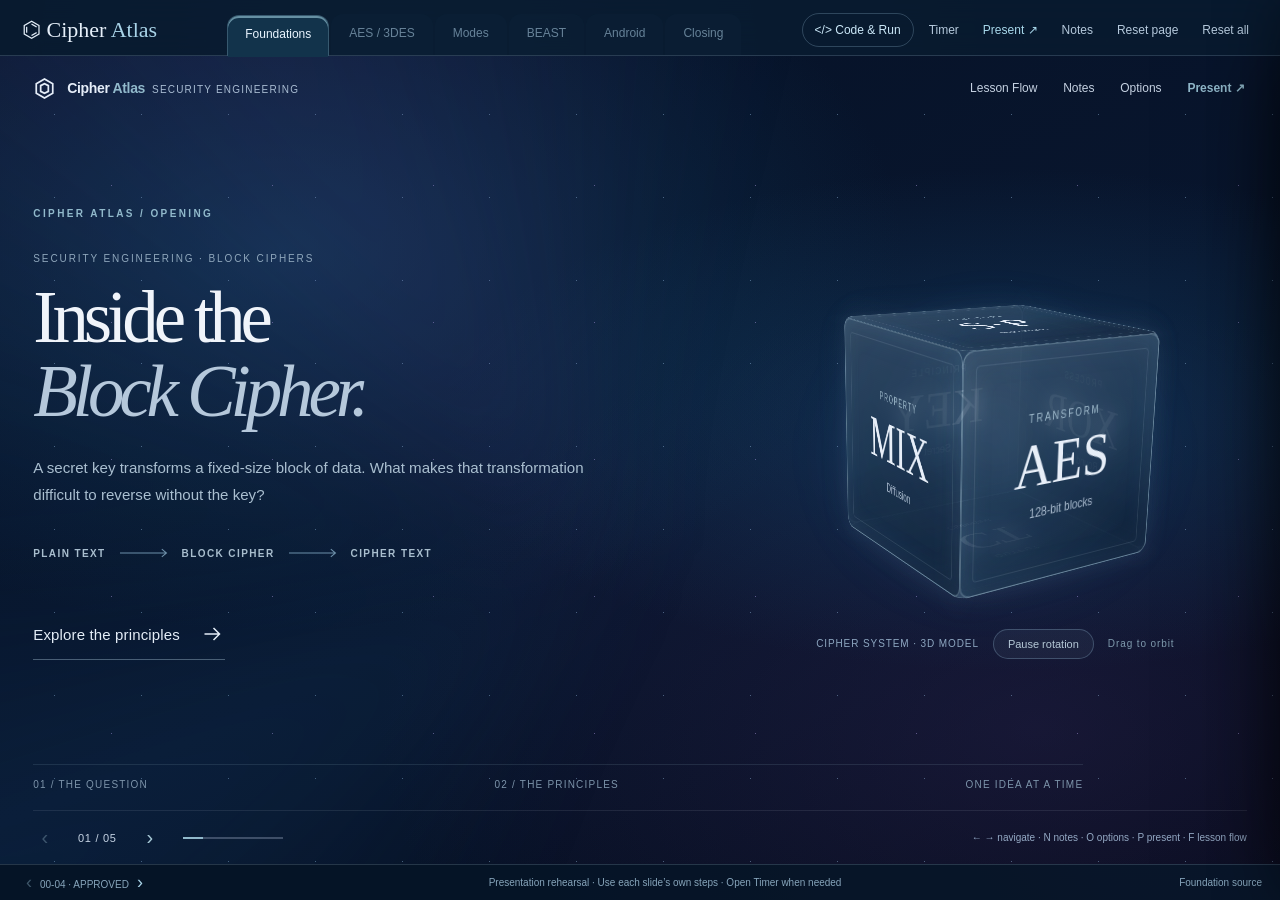
<file: releases/Cipher_Atlas_Final_Recording_v05.html>
<!DOCTYPE html>
<html dir="ltr" lang="en"><head><meta charset="utf-8"/><meta content="width=device-width, initial-scale=1, viewport-fit=cover" name="viewport"/><title>Cipher Atlas | Final Recording Edition</title><style>
:root{color-scheme:dark;--bg:#061427;--ink:#e5eff9;--soft:#b5c9dc;--muted:#87a5bb;--glass:#102941;--line:#adc9dc30;--accent:#a9d4e8;--lilac:#c5afe9;--gold:#e9cf8a;--ok:#83ccb1;--red:#ef9fa6}
*{box-sizing:border-box}html,body{margin:0;width:100%;height:100%;overflow:hidden;background:#071426;color:var(--ink);font:15px/1.4 Inter,'Segoe UI',Arial,sans-serif}button{font:inherit;cursor:pointer;color:inherit}button:focus-visible{outline:2px solid var(--accent);outline-offset:3px}button:disabled{opacity:.35;cursor:default}
body{background:radial-gradient(circle at 31% 10%,#17355280,transparent 50%),radial-gradient(circle at 90% 82%,#29264880,transparent 52%),#061427}body:before{content:"";position:fixed;inset:0;background-image:radial-gradient(#c8e7ff42 .8px,transparent 1px);background-size:82px 82px;opacity:.18;pointer-events:none}
.shell{position:relative;height:100dvh;display:grid;grid-template-rows:56px minmax(0,1fr) 36px;isolation:isolate}.top{z-index:10;display:flex;align-items:center;gap:14px;padding:0 22px;border-bottom:1px solid var(--line);background:#091c31cf;backdrop-filter:blur(18px)}.brand{font:22px Georgia,serif;white-space:nowrap}.brand span{color:var(--accent)}.chapters{display:flex;gap:4px;align-items:center;flex:1;justify-content:center;min-width:0}.chapter{border:0;background:none;padding:11px 12px;border-radius:8px;color:var(--muted);font-size:12px;white-space:nowrap}.chapter.active{color:var(--ink);background:#9ac4dc24}.chapter small{display:block;font-size:9px;color:var(--muted);letter-spacing:1.1px}.head-actions{display:flex;gap:8px;align-items:center}.clock{font:12px/1.3 Consolas,monospace;min-width:48px;color:var(--accent)}.iconbtn{border:0;background:none;color:var(--soft);font-size:12px;padding:9px}.iconbtn:hover{color:var(--ink)}.primary{border:1px solid #a9d4e87d;background:#a9d4e817;border-radius:9px;color:var(--ink);padding:8px 14px;font-weight:600}
.stage{position:relative;min-height:0;overflow:hidden}.frame{width:100%;height:100%;border:0;background:#071426;display:none}.frame.active{display:block;animation:chapterReveal .32s ease-out}.chapter-screen{display:none;height:100%;width:100%;overflow:hidden;padding:clamp(18px,2.1vw,44px) clamp(20px,5vw,92px);}.chapter-screen.active{display:flex;flex-direction:column;gap:clamp(10px,1.6vh,18px);animation:chapterReveal .32s ease-out}@keyframes chapterReveal{from{opacity:.38;transform:translateY(5px)}to{opacity:1;transform:none}}@media(prefers-reduced-motion:reduce){.frame.active,.chapter-screen.active{animation:none}}.eyebrow{color:#9ec5d9;text-transform:uppercase;letter-spacing:2px;font-size:10px;font-weight:800}.heading{font:clamp(31px,4vw,58px)/1.06 Georgia,serif;letter-spacing:-1.8px;margin:0;flex-shrink:0}.heading em{color:#b0d9e8}.deck{font-size:clamp(13px,1.2vw,18px);color:var(--soft);margin:0;max-width:960px}.subheading{font:clamp(21px,2.2vw,32px) Georgia,serif;margin:0}.line{height:1px;background:var(--line)}.muted{color:var(--muted)}.mono{font-family:Consolas,Monaco,monospace}.sm{font-size:12px}.micro{font-size:10px;letter-spacing:1.6px;text-transform:uppercase;font-weight:750;color:var(--muted)}
.content{display:grid;grid-template-columns:1.22fr .78fr;gap:clamp(15px,2.2vw,30px);flex:1;min-height:0}.content.equal{grid-template-columns:1fr 1fr}.surface{border:1px solid var(--line);border-radius:18px;background:linear-gradient(155deg,#b5d7f20d,#07162922 80%);padding:clamp(15px,1.6vw,26px);min-height:0;display:flex;flex-direction:column;gap:12px;overflow:hidden}.surface.flat{border:0;background:none;padding:6px}.oplist{display:flex;gap:7px;flex-wrap:wrap}.op{background:#abcde813;border:1px solid #b0cddd24;border-radius:10px;padding:9px 14px;font-size:12px}.op.active{background:#a9d4e829;border-color:#a9d4e88c;color:#fff;box-shadow:0 0 25px #a9d4e81b}.op:focus-visible{outline:2px solid var(--accent)}.machine-row{display:flex;align-items:stretch;gap:8px;margin:auto 0;min-height:110px}.block{flex:1;display:flex;flex-direction:column;align-items:center;justify-content:center;gap:7px;border:1px solid #b6d8f24c;background:#a7d2e810;border-radius:14px;min-width:0}.block b{font:clamp(22px,2.7vw,36px) Georgia,serif}.block small{font-size:10px;color:var(--soft)}.block.highlight{background:#b4d6ea27;box-shadow:0 0 23px #86c9f32f}.arrow{align-self:center;color:var(--accent);flex:0 0 15px}.block.dup{background:#bba0df22;border-color:#bba0df6e}.metrics{font:clamp(21px,2vw,27px) Georgia,serif;color:var(--accent)}.explain{font-size:clamp(13px,1.2vw,18px);line-height:1.6;color:var(--ink)}.cue{color:#8fc8e5;background:#65a7cb12;padding:10px 12px;border-left:3px solid #8fc8e5;border-radius:7px;font-size:12px}.note{font-size:12px;color:var(--muted)}.navsteps{display:flex;align-items:center;gap:10px;justify-content:space-between}.navsteps button{border:0;background:none;color:var(--accent);font-size:22px}.navsteps b{font-size:13px}.key{color:var(--gold)}
.mode-grid{display:grid;grid-template-columns:repeat(3,minmax(0,1fr));gap:9px}.mode-card{border:1px solid var(--line);background:#14304b59;border-radius:11px;padding:12px;text-align:left;min-width:0}.mode-card span{display:block;font-weight:800}.mode-card small{color:var(--muted);font-size:11px}.mode-card.active{border-color:#a9d4e899;background:#a9d4e821}.strip{display:flex;gap:8px;align-items:center;justify-content:center;flex-wrap:wrap}.tile{display:flex;align-items:center;justify-content:center;width:clamp(39px,5.6vw,77px);height:clamp(40px,6.6vh,76px);border-radius:10px;background:#294966;border:1px solid #aecde248;color:#e8f3fc;font:clamp(16px,2vw,25px) Consolas,monospace;transition:background .32s,transform .3s}.tile.changed{background:#baa4d838;border-color:#d2bce9b0}.tile.warn{background:#d6aa7a25;border-color:#e9ca91a0}.tile.hi{background:#a9d4e830;transform:translateY(-3px)}.stage-label{color:var(--muted);font-size:10px;letter-spacing:1.5px;text-transform:uppercase}.mode-demo{display:flex;flex-direction:column;justify-content:center;gap:14px;flex:1}.symbolflow{display:flex;align-items:center;gap:10px;justify-content:center;flex-wrap:wrap;min-height:43px}.bubble{background:#acd4e820;border:1px solid #a7cde86a;padding:10px 15px;border-radius:30px;font:12px Consolas,monospace}.callout{font-size:14px;color:var(--soft);max-width:680px}.status{color:var(--ok);font-weight:650}.danger{color:var(--red);font-weight:650}.warning{color:var(--gold)}
.timeline{display:flex;gap:8px;align-items:center;justify-content:center;margin-top:6px}.timeline button{background:#a7d2e813;border:1px solid var(--line);padding:9px;border-radius:12px;flex:1;display:flex;flex-direction:column;gap:7px;align-items:center;min-width:0}.timeline button b{font-size:13px}.timeline button small{font-size:10px;color:var(--muted)}.timeline button.active{background:#a9d4e830;border-color:#9fc7d9}.illustration{display:grid;place-items:center;flex:1;min-height:0}.wire{display:flex;gap:8px;align-items:center;justify-content:center}.wireitem{padding:18px 13px;border:1px solid #afd2e54a;background:#a8cde914;border-radius:12px;font:clamp(14px,1.7vw,24px) Georgia,serif;min-width:85px;text-align:center}.wireitem.active{background:#acd4ea36;border-color:#b8d6f8}.wireitem.subtle{background:#d3b3e720}.beast-step{font:clamp(18px,2.2vw,26px) Georgia,serif;color:#e6f2fa}.buglist{display:grid;grid-template-columns:repeat(2,1fr);gap:9px}.bug{border:1px solid var(--line);background:#abcdeb0d;padding:12px 13px;border-radius:12px;text-align:left}.bug.active{border-color:var(--accent);background:#a9d4e825}.bug b{display:block;font-size:13px}.bug small{color:var(--muted);font-size:10px}.flag{font-size:10px;color:#b6d0e0;font-weight:800;letter-spacing:1.2px}.contrast{display:grid;grid-template-columns:1fr 1fr;gap:14px}.before,.after{border:1px solid var(--line);background:#a9cee711;border-radius:14px;padding:14px;display:flex;flex-direction:column;gap:10px;min-height:100px}.before{border-color:#e0acb45c}.after{border-color:#8ed6ba5c}.code{font:clamp(11px,1.15vw,16px) Consolas,monospace;white-space:pre-wrap;overflow-wrap:anywhere}.footer{z-index:2;border-top:1px solid var(--line);background:#061527c9;display:flex;align-items:center;justify-content:space-between;padding:0 18px;gap:10px;font-size:10px;color:var(--muted)}.footer a{color:var(--muted);text-decoration:none}.footer button{border:0;background:none;color:var(--accent);font-size:18px;padding:0 8px}
.notes-scrim{display:none;position:fixed;inset:0;background:#000a;z-index:19}.notes-scrim.active{display:block}.notes-drawer{position:fixed;top:0;right:0;bottom:0;width:min(430px,90vw);background:#0b2036;z-index:20;transform:translateX(102%);transition:transform .24s;box-shadow:-10px 0 60px #0007;display:flex;flex-direction:column;padding:30px;gap:16px}.notes-drawer.active{transform:none}.notes-head{display:flex;align-items:center;justify-content:space-between}.notes-head h2{font:25px Georgia,serif;margin:0}.notes-body{overflow-y:auto;direction:rtl;text-align:right;font-size:16px;line-height:1.75}.notes-body p{margin:0 0 17px}.notes-body em{color:var(--accent);font-style:normal;font-weight:700}
@media(max-width:980px){.shell{grid-template-rows:55px minmax(0,1fr) 32px}.brand{font-size:17px}.top{padding:0 9px;gap:6px}.chapters{justify-content:flex-start;overflow-x:auto;scrollbar-width:none}.chapters::-webkit-scrollbar{display:none}.chapter{font-size:11px;padding:8px}.chapter small{font-size:8px}.head-actions{gap:2px}.iconbtn{padding:6px;font-size:10px}.clock{font-size:10px}.chapter-screen{padding:14px}.heading{font-size:clamp(28px,4.5vw,42px)}.content{gap:10px}.surface{padding:15px}.deck{font-size:13px}}
@media(max-width:650px){.brand{font-size:13px}.brand span{display:none}.top{gap:3px}.top .iconbtn{font-size:0;width:24px;padding:4px}.top .iconbtn:before{font-size:16px}.top #notesToggle:before{content:'▤'}.top #restart:before{content:'↻'}.top #resetCurrent:before{content:'⟲'}.top #playTimer:before{content:'▶'}.chapter{min-width:64px;font-size:10px;padding:6px}.chapter-screen{padding:12px;gap:7px}.heading{font-size:30px}.deck{font-size:11px}.eyebrow{font-size:8px}.content,.content.equal{grid-template-columns:1fr;gap:7px}.surface{padding:11px;gap:6px;border-radius:11px}.surface:nth-child(2){overflow:hidden}.mode-grid{grid-template-columns:repeat(3,1fr);gap:4px}.mode-card{padding:6px;font-size:11px}.mode-card small{font-size:9px}.machine-row{min-height:60px;margin:4px 0}.block{border-radius:8px}.block b{font-size:20px}.block small{font-size:9px}.arrow{flex-basis:8px}.explain{font-size:12px;line-height:1.25}.subheading{font-size:20px}.mode-demo{gap:5px}.tile{width:38px;height:37px;font-size:13px}.symbolflow{gap:4px}.bubble{font-size:9px;padding:5px}.cue,.note{font-size:10px;padding:5px}.buglist{gap:4px}.bug{padding:6px}.bug b{font-size:11px}.bug small{font-size:9px}.contrast{gap:5px}.before,.after{padding:8px;min-height:58px}.code{font-size:10px}.wireitem{min-width:52px;padding:9px 6px}.timeline{gap:4px}.timeline button{padding:5px}.timeline button small{font-size:8px}.footer{font-size:8px}.chapter-screen[data-part="android"] .surface{padding:8px}}
@media(prefers-reduced-motion:reduce){*,*:before,*:after{animation:none!important;transition:none!important}}

/* Submission v0.3: top timer with explicit controls */
.top{position:relative}.head-actions{gap:6px}.chapter{border-radius:8px;padding:9px 11px}.chapters{gap:2px}
.timer-panel[hidden]{display:none!important}.timer-panel{position:absolute;z-index:12;left:50%;top:62px;transform:translateX(-50%);display:flex;align-items:center;gap:8px;border:1px solid #acd9ec75;border-radius:50px;background:linear-gradient(115deg,#15334ff2,#071a30f5);box-shadow:0 15px 40px #010c20a9,inset 0 1px #fff2;padding:7px 12px;backdrop-filter:blur(18px)}
.timer-panel .clock{color:#dcf2fa;font-size:16px;min-width:54px;font-weight:800;text-align:center}.timer-led{height:7px;width:7px;background:#6f8da3;border-radius:50%}.timer-panel.running .timer-led{background:#89d6b6;box-shadow:0 0 9px #89d6b6}.timer-action{border:0;background:#a3cde31c;border-radius:25px;color:#cce8fa;padding:6px 10px;font-size:12px;white-space:nowrap}.timer-action:hover{background:#afd5e938}
#presentToggle{color:#a8d8eb}
.mode-progress{display:flex;gap:5px;align-items:center}.mode-progress b{font:10px Consolas,monospace;color:#a8d8eb;margin-right:auto}.mode-progress button{border:0;border-radius:8px;background:#a5cbdd19;color:#bedbea;padding:4px 11px;font-size:16px}.mode-progress button:last-child{font-size:11px}.mode-progress button:disabled{opacity:.28}
.mode-stage-note{font-size:12px;color:#b4d3e4;background:#a6daff0d;padding:10px 12px;border-radius:9px;line-height:1.45;border-left:2px solid #8dc7dd;min-height:36px}
.tile{border-radius:7px;transition:background .22s,transform .25s,box-shadow .28s}.tile.active-block{transform:translateY(-8px) scale(1.09);box-shadow:0 0 27px #8ec7e76a;border-color:#d9efff}
.mode-card{transition:background .2s,transform .2s}.mode-card:hover{transform:translateY(-2px)}
.mode-demo .bubble{border-radius:10px;transition:opacity .2s,transform .3s}.mode-demo .bubble.highlight-step{border-color:#9ed9ee;background:#9fdef23a;transform:translateY(-3px)}
.beast-flow-progress{display:flex;gap:8px;justify-content:center;height:5px}.beast-flow-progress i{height:3px;width:25%;background:#5d7793;border-radius:7px;transition:background .25s}.beast-flow-progress i.active{background:#b4dcea}
#beastDiagram .wireitem{box-shadow:inset 0 1px #fff2;transition:transform .3s,background .3s}#beastDiagram .wireitem.active{box-shadow:0 0 20px #a9def736;transform:translateY(-3px)}
.bug{transition:transform .2s,border-color .2s}.bug:hover{transform:translateY(-2px)}
.surface{box-shadow:inset 0 1px #fff1}
@media(max-width:1050px){.top{gap:5px;padding:0 8px}.brand{font-size:16px}.chapter{padding:8px 5px;font-size:11px}.head-actions{gap:0}.head-actions .iconbtn{padding:6px;font-size:11px}}
@media(max-width:750px){.timer-panel{top:51px;max-width:95vw}.top .brand{display:none}.top .chapters{justify-content:flex-start;overflow-x:auto;scrollbar-width:none}.top .chapter{min-width:max-content}.top #presentToggle{display:none}.mode-progress{gap:3px}.mode-stage-note{padding:5px 7px;font-size:10px;min-height:26px}.tile.active-block{transform:translateY(-3px) scale(1.02)}.chapter-screen[data-part="modes"] .mode-demo{gap:4px}.chapter-screen[data-part="modes"] .mode-grid{grid-template-columns:repeat(4,1fr)}.chapter-screen[data-part="modes"] .mode-card{font-size:10px}}


/* FINAL PRESENTATION: subtle browser tab treatment without a floating toolbar */
.top{align-items:end;padding-top:5px}.brand{align-self:center;margin-right:10px}.head-actions{align-self:center}
.chapters{align-self:stretch;align-items:end;gap:2px;overflow:visible}
.chapter{position:relative;align-self:end;padding:10px 17px 13px;border:1px solid transparent;border-bottom:0;border-radius:12px 12px 0 0;background:#0e263b70;opacity:.75;transition:background .22s,opacity .22s,transform .22s}
.chapter:hover{opacity:1;background:#26445a85}.chapter.active{opacity:1;background:#12334b;border-color:#a8cbdb40;color:#eaf5ff;box-shadow:inset 0 2px #acddec8c;transform:translateY(1px)}
.chapter.active:after{content:'';position:absolute;left:0;right:0;bottom:-1px;height:2px;background:#12334b}
.code-quick{color:#cce9f9;border:1px solid #a7d2e83d;border-radius:24px;padding:8px 12px;white-space:nowrap}
.notes-head #closeNotes{font:24px/1 Georgia,serif;width:32px;height:32px;display:grid;place-items:center}
.mode-grid{grid-template-columns:repeat(4,minmax(0,1fr));gap:6px}
.mode-card{padding:8px 10px;border-radius:7px;min-height:43px}.mode-card span{font-size:12px}.mode-card small{font-size:10px;line-height:1.15}
.chapter-screen[data-part="modes"] .content{grid-template-columns:1.38fr .62fr;gap:16px}
.chapter-screen[data-part="modes"] .surface{padding:16px 18px;gap:10px}
.chapter-screen[data-part="modes"] .mode-demo{gap:8px;justify-content:flex-start}
.chapter-screen[data-part="modes"] #modeInput,.chapter-screen[data-part="modes"] #modeFormula{display:none}
.mode-schematic{min-height:0;flex:1;display:flex;flex-direction:column;gap:7px;justify-content:center;padding:5px 0}
.flow-lane{display:flex;align-items:center;justify-content:center;gap:6px;min-height:42px;opacity:.53;transition:opacity .28s,transform .3s;min-width:0}
.flow-lane.active{opacity:1;transform:scale(1.015)}
.flow-node{flex:1;min-width:0;max-width:142px;border-radius:8px;display:flex;justify-content:center;align-items:center;gap:3px;flex-direction:column;border:1px solid #b7dcee51;background:linear-gradient(150deg,#1b466171,#1533488a);height:44px;color:#e5f2fa;box-shadow:inset 0 1px #fff1}
.flow-node small{font:8px/1.2 'Segoe UI',Arial,sans-serif;color:#a4c6dd;letter-spacing:.6px;text-transform:uppercase}.flow-node strong{font:14px/1.2 Consolas,monospace}
.flow-node.mix{border-color:#b4a5ed82;background:#9c84e323}.flow-node.encrypt{background:#79aace1c}.flow-node.key{border-color:#e5c9966a;background:#c3a45c19}
.flow-lane.active .flow-node.active{border-color:#bfeeff;box-shadow:0 0 22px #83d6eb35,inset 0 1px #fff2;background:#96cfee3b}
.flow-arrow{flex:0 0 20px;height:17px;color:#9bc8da;display:grid;place-items:center}.flow-arrow svg{width:19px;height:16px;overflow:visible}.flow-foot{color:#9dbdd1;text-align:center;font-size:10px;letter-spacing:.1px}
.flow-callout{font-size:11px;color:#c3dff0;text-align:center;min-height:17px}.flow-chain{color:#b7dce6;font-size:10px;text-align:center}
.chapter-screen[data-part="modes"] #modeStepText{border:0;background:transparent;padding:3px 0;min-height:21px;font-size:13px;color:#d0e9f9;text-align:center}
.chapter-screen[data-part="modes"] .note{font-size:10px}
.chapter-screen[data-part="modes"] .explain{font-size:14px;line-height:1.4}
.chapter-screen[data-part="modes"] .subheading{font-size:26px}
.chapter-screen[data-part="modes"] .mode-progress button{border-radius:4px}
#beastDiagram .wire{gap:10px;align-items:center;max-width:100%}
#beastDiagram .wireitem{min-width:0;min-height:110px;flex:1;max-width:150px;border-radius:10px;display:flex;flex-direction:column;justify-content:center;align-items:center;gap:6px;padding:8px;font:clamp(13px,1.3vw,19px) Georgia,serif}
#beastDiagram .beast-icon{color:#a0d7eb;width:25px;height:25px;display:block;opacity:.95}
#beastDiagram .beast-icon svg{width:25px;height:25px;fill:none;stroke:currentColor;stroke-width:1.5;stroke-linecap:round;stroke-linejoin:round}
.chapter-screen[data-part="android"] .bug small{font-size:10px}
.end-stage{position:relative}.end-cube-stage{position:absolute;right:13%;top:25%;width:22%;height:53%;pointer-events:none;display:grid;place-items:center;z-index:0;opacity:.75}.end-stage .heading,.end-stage .deck,.end-stage .cue,.end-stage .content{position:relative;z-index:1}.end-cube-wrap{perspective:700px;transform-style:preserve-3d;width:116px;height:116px;display:grid;place-items:center}.end-cube{height:116px;width:116px;position:relative;transform-style:preserve-3d;animation:endRotate 16s linear infinite}.end-face{position:absolute;inset:0;display:flex;align-items:center;justify-content:center;flex-direction:column;gap:5px;background:linear-gradient(145deg,#a4cee929,#486fa719);border:1px solid #bdeaff7e;box-shadow:inset 0 1px #fff3;backdrop-filter:blur(3px);font:13px Georgia,serif;color:#daecfc}.end-face.end-front{transform:translateZ(58px)}.end-face.end-back{transform:rotateY(180deg) translateZ(58px)}.end-face.end-right{transform:rotateY(90deg) translateZ(58px)}.end-face.end-left{transform:rotateY(-90deg) translateZ(58px)}.end-face.end-top{transform:rotateX(90deg) translateZ(58px)}.end-face.end-bottom{transform:rotateX(-90deg) translateZ(58px)}.end-face span{font:8px/1.1 Consolas,monospace;letter-spacing:.3px}.end-thanks{font:26px Georgia,serif;color:#bde3f5;text-align:center;margin:36px 0 0}
@keyframes endRotate{from{transform:rotateX(16deg) rotateY(0)}to{transform:rotateX(376deg) rotateY(360deg)}}
@media(max-width:980px){.chapter{padding:9px 10px;font-size:11px}.chapter-screen[data-part="modes"] .content{grid-template-columns:1.2fr .8fr}.flow-node{height:39px}.flow-node strong{font-size:11px}.flow-arrow{flex-basis:12px}.flow-arrow svg{width:13px}}
@media(max-width:650px){.chapters{align-items:center;overflow-x:auto}.chapter{border-radius:8px 8px 0 0;min-width:max-content;padding:8px 6px;font-size:10px}.code-quick{font-size:0;width:31px;padding:6px}.code-quick:after{content:'</>';font-size:10px}.chapter-screen[data-part="modes"] .content{grid-template-columns:1fr;grid-template-rows:minmax(0,1.1fr) minmax(0,.9fr);gap:6px}.chapter-screen[data-part="modes"] .surface{padding:8px 9px;gap:4px}.chapter-screen[data-part="modes"] .mode-grid{grid-template-columns:repeat(4,minmax(0,1fr));gap:3px}.mode-card{min-height:33px;padding:4px}.mode-card span{font-size:10px}.mode-card small{font-size:7px;line-height:1.06}.mode-schematic{gap:2px}.flow-lane{gap:2px;min-height:27px}.flow-node{height:25px;border-radius:4px}.flow-node small{display:none}.flow-node strong{font-size:8px}.flow-arrow{flex-basis:9px}.flow-arrow svg{width:10px}.flow-foot,.flow-chain{font-size:7px}.flow-callout{font-size:9px}.chapter-screen[data-part="modes"] .mode-progress{gap:3px}.chapter-screen[data-part="modes"] .explain{font-size:11px;line-height:1.22}.chapter-screen[data-part="modes"] .subheading{font-size:19px}.chapter-screen[data-part="modes"] #modeStepText{font-size:10px;min-height:13px}.chapter-screen[data-part="modes"] .note{font-size:8px}.chapter-screen[data-part="modes"] .cue{font-size:9px}.end-cube-stage{right:8%;top:27%;width:32%;opacity:.4;transform:scale(.8)}.chapter-screen[data-part="beast"] .wireitem{min-height:64px;padding:4px 2px;font-size:10px}.chapter-screen[data-part="beast"] .beast-icon,.chapter-screen[data-part="beast"] .beast-icon svg{width:17px;height:17px}}
@media(prefers-reduced-motion:reduce){.end-cube{animation:none}}

.chapter-screen[data-part="modes"] #modeOutput{display:none}
.end-stage .content{max-width:70%}.end-stage .deck{max-width:67%}.end-stage .heading{max-width:81%;font-size:clamp(38px,5vw,77px)!important}.end-cube-stage{right:7%;top:19%;width:21%;height:55%;opacity:.75}
@media(max-width:650px){.end-stage .content{max-width:70%}.end-stage .deck{max-width:70%}.end-stage .heading{max-width:87%;font-size:37px!important}.end-cube-stage{right:1%;top:30%;width:26%;opacity:.36}}
</style></head><body><div class="shell"><div class="top"><div class="brand">⌬ Cipher <span>Atlas</span></div><nav aria-label="Chapters" class="chapters"><button class="chapter active" data-chapter="foundation">Foundations</button><button class="chapter" data-chapter="machine">AES / 3DES</button><button class="chapter" data-chapter="modes">Modes</button><button class="chapter" data-chapter="beast">BEAST</button><button class="chapter" data-chapter="android">Android</button><button class="chapter" data-chapter="close">Closing</button></nav><div class="head-actions"><button class="iconbtn code-quick" id="globalCode" title="Open real AES-GCM demonstration">&lt;/&gt; Code &amp; Run</button><button class="iconbtn" id="timerToggle" title="Show or hide timer">Timer</button><button class="iconbtn" id="presentToggle" title="Enter or exit fullscreen">Present ↗</button><button class="iconbtn" id="notesToggle" title="Short Hebrew talk track">Notes</button><button class="iconbtn" id="resetCurrent" title="Reset only the current page">Reset page</button><button class="iconbtn" id="restart" title="Reset entire presentation and timer">Reset all</button></div></div>
<div aria-label="Presentation timer" class="timer-panel" hidden="" id="timerPanel"><span class="timer-led" id="timerLed"></span><span class="clock" id="clock">00:00</span><button class="timer-action" id="playTimer">Start</button><button class="timer-action" id="resetTimer">Reset</button><button aria-label="Hide timer" class="timer-action" id="hideTimer">×</button></div><div class="stage"><iframe class="frame active" id="foundationFrame" title="Approved foundations 00 to 04"></iframe><iframe class="frame" id="machineFrame" title="Reviewed AES and Triple DES machines"></iframe>
<section class="chapter-screen" data-part="modes"><div class="eyebrow">07 / BLOCK CIPHER MODES</div><h1 class="heading">One cipher. <em>Different ways to use it.</em></h1><p class="deck">Choose a mode, see how blocks are connected, then move through each operation.</p><div class="content"><div class="surface"><div class="mode-grid" id="modeCards"></div><div class="mode-progress"><b id="modeStepTitle">01 / 04</b><button aria-label="Previous block in mode demonstration" id="modePrevious">‹</button><button aria-label="Next block in mode demonstration" id="modeNext">›</button><button id="modeAuto" title="Animate the current mode">Replay</button></div><div class="mode-demo"><span class="stage-label" id="modeLabel">Same input, same result</span><div aria-label="Diagram showing how the selected mode connects blocks" class="mode-schematic" id="modeSchematic"></div><div class="strip" id="modeInput"><span class="tile">A</span><span class="tile">A</span><span class="tile">B</span><span class="tile">A</span></div><div class="symbolflow" id="modeFormula"></div><div class="strip" id="modeOutput"></div><div class="mode-stage-note" id="modeStepText"></div></div><div class="note">Conceptual blocks. The symbols are not real ciphertext values.</div></div><div class="surface"><span class="micro">ONE SENTENCE TO SAY</span><h2 class="subheading" id="modeTitle">ECB leaks patterns.</h2><p class="explain" id="modeExplain"></p><div class="line"></div><div class="explain" id="modePractical" style="font-size:14px"></div><div class="cue" id="modeCue">[Click another mode and compare the block patterns.]</div><div class="note" id="modeFoot"></div></div></div></section>
<section class="chapter-screen" data-part="beast"><div class="eyebrow">08 / CASE STUDY · BEAST (2011)</div><h1 class="heading">A strong cipher. <em>A predictable IV.</em></h1><p class="deck">BEAST (2011): Browser Exploit Against SSL/TLS. TLS stands for Transport Layer Security. TLS 1.0 used CBC with a predictable next IV.</p><div class="content"><div class="surface"><div class="timeline" id="beastTimeline"></div><div aria-live="polite" class="illustration" id="beastDiagram"></div><div class="beast-flow-progress" id="beastProgress"></div><div class="navsteps"><button aria-label="Previous BEAST step" id="beastPrev">‹</button><b id="beastPosition">01 / 04</b><button aria-label="Next BEAST step" id="beastNext">›</button></div><div class="note">Historical protocol demonstration. No browser exploit or real cookie extraction occurs here.</div></div><div class="surface"><span class="micro">STORY IN FOUR MOVES</span><h2 class="subheading" id="beastTitle"></h2><p class="explain" id="beastText"></p><div class="cue" id="beastCue"></div><div class="line"></div><span class="micro">DON'T CONFUSE THESE ATTACKS</span><p class="explain" style="font-size:13px"><b>BEAST:</b> predictable CBC IV + chosen plaintext in TLS 1.0.<br/><b>Padding oracle:</b> a server reveals whether the decrypted padding is valid.<br/><b>Lucky Thirteen:</b> timing leakage in CBC record processing.</p><p class="note">Fixes include safer protocol design and modern authenticated encryption such as AES-GCM. TLS 1.3 does not use CBC cipher suites.</p></div></div></section>
<section class="chapter-screen" data-part="android"><div class="eyebrow">09 / PROGRAMMER BUGS AND ANDROID</div><h1 class="heading">Correct algorithm. <em>Incorrect implementation.</em></h1><p class="deck">Five failures: two Android-specific cases, followed by three general cryptography mistakes. Choose one to see the cause and safer alternative.</p><div class="content equal"><div class="surface"><div class="buglist" id="bugCards"></div><div class="contrast"><div class="before"><span class="micro danger">RISK</span><div class="code" id="bugBad"></div></div><div class="after"><span class="micro status">SAFER</span><div class="code" id="bugGood"></div></div></div><p class="note">Examples for learning. Android history and general developer mistakes are labeled separately.</p></div><div class="surface"><span class="micro" id="bugType"></span><h2 class="subheading" id="bugTitle"></h2><p class="explain" id="bugDesc"></p><div class="line"></div><p class="explain" id="bugConsequence" style="font-size:14px"></p><div class="cue" id="bugCue"></div><div class="note" id="bugSource"></div></div></div></section>
<section class="chapter-screen end-stage" data-part="close"><div class="eyebrow">10 / CONCLUSION</div><h1 class="heading" style="margin:auto 0 0;font-size:clamp(40px,7vw,100px)">Security lives in <em>the details.</em></h1><div class="content equal" style="flex:0 1 auto;margin:auto 0"><div class="surface flat"><h2 class="subheading">Design</h2><p class="explain">Confusion, diffusion, cipher structure and modes.</p></div><div class="surface flat"><h2 class="subheading">Implementation</h2><p class="explain">Randomness, IVs, padding, authentication and constant-time behavior.</p></div></div><div class="end-cube-stage"><div aria-hidden="true" class="end-cube-wrap"><div class="end-cube"><div class="end-face end-front"><span>CONFUSION</span><strong>+</strong><span>DIFFUSION</span></div><div class="end-face end-back">AES</div><div class="end-face end-right">IV</div><div class="end-face end-left">KEY</div><div class="end-face end-top">AUTH</div><div class="end-face end-bottom">DESIGN</div></div></div><p class="end-thanks">Thank you.</p></div><p class="deck" style="margin:0 0 auto">AES can be secure, but choosing AES alone does not make a system secure.</p><div class="cue">[Finish recording. Stop timer.]</div></section>
</div><footer class="footer"><div><button id="prevChapter" title="Previous chapter">‹</button><span id="chapterStatus">FOUNDATIONS · APPROVED</span><button id="nextChapter" title="Next chapter">›</button></div><span id="recordingHint">Presentation rehearsal · Use each slide’s own steps · Open Timer when needed</span><a href="https://github.com/DorManDel/Security_Engineering" rel="noopener noreferrer" target="_blank">Foundation source</a></footer></div>
<div class="notes-scrim" id="notesScrim"></div><aside aria-hidden="true" aria-label="Presenter cues" class="notes-drawer" id="notesDrawer"><div class="notes-head"><h2>Presenter cues</h2><button aria-label="Close notes" class="iconbtn" id="closeNotes" title="Close notes">×</button></div><span class="eyebrow">Hebrew · short talk track · one or two paragraphs</span><div class="notes-body" id="notesBody"></div></aside>
<script>
const approvedEncoded="[base64]/[base64]/[base64]/[base64]/[base64]/[base64]/[base64]/[base64]/[base64]/[base64]/e29wYWNpdHk6MCxjbGlwUGF0aDonY2lyY2xlKDAlIGF0IDUwJSA1MCUpJ306e29wYWNpdHk6MH07CiAgY29uc3QgZmluaXNoPWZ4PT09J3JpcHBsZSc/[base64]/[base64]/[base64]/[base64]/[base64]";
const machineEncoded="[base64]/[base64]/[base64]/[base64]/[base64]/[base64]/[base64]/[base64]/[base64]/[base64]/LlswXT8/[base64]/[base64]/[base64]/[base64]/YFN0YXRlIGFmdGVyICR7di5waGFzZX1gOmBWYWx1ZSBhZnRlciAke3YucGhhc2V9YDsKICQoJ2J5dGVDb3B5JykudGV4dENvbnRlbnQ9di50eXBlPT09J2Flcyc/[base64]/ZWRlU3RhZ2U6KGRlc1JvdW5kLTEpKjcrZGVzRm9jdXMsIG1heD1tb2RlPT09J2Flcyc/[base64]/[base64]/J1J1biBhIHJlYWwgREVTIEVERSBjb21wdXRhdGlvbiBvbiBhIDY0LWJpdCBoZXhhZGVjaW1hbCBibG9jay4gVGhpcyBpcyBmb3IgZWR1Y2F0aW9uLCBub3QgcHJvZHVjdGlvbi4nOnRhYj09PSdkZXMtY29yZSc/[base64]/[base64]/J1J1biBUcmlwbGUgREVTIEVERSDihpInOnRhYj09PSdkZXMtY29yZSc/[base64]/[base64]/LnR5cGU9PT0nY2lwaGVyLXJlc2V0LXBhZ2UnKXJlc2V0UGFnZSgpOyBpZihlLmRhdGE/LnR5cGU9PT0nY2lwaGVyLW9wZW4tY29kZScpe3Nob3dDb2RlKCdhZXMtZ2NtJyk7b3BlbkRyYXdlcigpO319KTsKfSkoKTsKPC9zY3JpcHQ+PC9ib2R5PjwvaHRtbD4=";
const foundationFrame=document.getElementById('foundationFrame'),machineFrame=document.getElementById('machineFrame');
const decode=x=>{const raw=atob(x),arr=Uint8Array.from(raw,c=>c.charCodeAt(0));return new TextDecoder().decode(arr)};
const foundationHtml=decode(approvedEncoded),machineHtml=decode(machineEncoded);
foundationFrame.srcdoc=foundationHtml;machineFrame.srcdoc=machineHtml;
const $=id=>document.getElementById(id);
let chapter='foundation',startAt=0,elapsed=0,running=false,timerId=null;
function resetReviewState(){modeIndex=0;modeStep=0;stopModeReplay();beastIndex=0;bugIndex=0;renderModes();renderBeast();renderBugs();machineFrame.srcdoc=machineHtml;}
window.addEventListener('message',e=>{if(e.source===foundationFrame.contentWindow&&e.data?.type==='cipher-opening-reset'){resetReviewState();}});
const chapters=['foundation','machine','modes','beast','android','close'];
const cues={
 foundation:['פתיח קצר: מהו Block Cipher? ואז Confusion ו-Diffusion.','[S-box: פתח טבלה והדגם החלפה אחת.]','[Diffusion: התחל ממצבים זהים, לחץ Flip One Bit, אחר כך ShiftRows ואז MixColumns.]'],
 machine:['Triple DES: אותו בלוק עובר E(K1), אחר כך D(K2), ואז E(K3).','[בחר E1, D2 ו-E3. היכנס ל-Inside DES, בחר Round 1 והדגם פעולות 01 עד 07.]','AES: מתחילים ב-128 ביט וב-AddRoundKey הראשוני (Round 0). אחר כך בוחרים Round 1 ומתקדמים: SubBytes, ShiftRows, MixColumns, AddRoundKey.','[בחר Round 0 ואז Initial XOR. עבור ל-Round 1 ולחץ על ארבעת השלבים. דלג לסבב 10 כדי להראות שאין MixColumns.]','[לחץ Code & Run, בחר AES-GCM, הכנס הודעה קצרה ולחץ Run real encryption.]'],
 modes:['ECB = Electronic Codebook. בלוקים זהים מובילים לפלט זהה ולכן דפוסים דולפים.','[לחץ ECB ואחריו Next. השווה את הבלוקים החוזרים.]','CBC = Cipher Block Chaining. ‏P1 עובר XOR עם IV, וכל בלוק נוסף עם C הקודם.','[לחץ CBC ועבור בין שלבי השרשרת.]','CTR = Counter. מצפינים Nonce + Counter ואז XOR עם הבלוק; אין Padding.','CFB = Cipher Feedback, OFB = Output Feedback. ‏GCM = Galois/Counter Mode: הצפנה עם תג אימות.','[הראה CTR ואז GCM. הדגש Unique nonce ו-Authentication Tag.]'],
 beast:['TLS = Transport Layer Security. ב-TLS 1.0 עם CBC ה-IV הבא היה צפוי מתוך ה-Ciphertext הקודם.','[לחץ 01: IV, ‏02: צפיות, ‏03: Chosen Plaintext, ‏04: השוואות.]','BEAST אינה Padding Oracle. כאן הדליפה נובעת מ-IV צפוי ובקשות שניתן להשפיע עליהן; Oracle מודיע אם Padding תקין.'],
 android:['[2013 PRNG] אתחול שגוי גרם לערכים אקראיים חלשים בחלק מהאפליקציות.','[Seed misuse] Seed קבוע עלול ליצור מפתחות צפויים או להישבר בין ספקי PRNG.','[ECB / IV] ‏ECB דולף דפוסים; CBC דורש IV בלתי צפוי.','[GCM nonce] אותו Nonce עם אותו מפתח מסכן סודיות ואימות.','[Oracle / timing] שגיאה או הפרש זמן יכולים לגלות מידע על פענוח.'],
 close:['צופן חזק הוא רק נקודת התחלה. אנחנו צריכים גם מצב פעולה בטוח, מפתחות ואקראיות נכונים, ומימוש שלא מדליף מידע.','[עצור את הטיימר וסיים.]']
};
function renderNotes(){const raw=cues[chapter]||[];$('notesBody').innerHTML=raw.map((t,i)=>`<p>${t.startsWith('[')?'<em>':''}${t.replaceAll('&','&amp;').replaceAll('<','&lt;')}${t.startsWith('[')?'</em>':''}</p>`).join('')}
function setChapter(v){if(!chapters.includes(v))return;const previousChapter=chapter;if(v==='foundation'&&previousChapter!=='foundation'){resetReviewState();foundationFrame.srcdoc=foundationHtml;}if(v!=='modes')stopModeReplay();chapter=v;document.querySelectorAll('.chapter').forEach(b=>b.classList.toggle('active',b.dataset.chapter===chapter));document.querySelectorAll('.frame').forEach(el=>el.classList.toggle('active',el.id===(v==='foundation'?'foundationFrame':v==='machine'?'machineFrame':'none')));document.querySelectorAll('.chapter-screen').forEach(el=>el.classList.toggle('active',el.dataset.part===v));$('chapterStatus').textContent=({foundation:'00-04 · APPROVED',machine:'05-06 · REVIEW MACHINE',modes:'07 · MODES',beast:'08 · BEAST',android:'09 · ANDROID BUGS',close:'10 · CONCLUSION'})[v];$('prevChapter').disabled=v==='foundation';$('nextChapter').disabled=v==='close';renderNotes()}
document.querySelectorAll('[data-chapter]').forEach(b=>b.onclick=()=>{if(b.dataset.chapter==='foundation'&&chapter==='foundation'){resetReviewState();foundationFrame.srcdoc=foundationHtml;}setChapter(b.dataset.chapter)});$('prevChapter').onclick=()=>setChapter(chapters[Math.max(0,chapters.indexOf(chapter)-1)]);$('nextChapter').onclick=()=>setChapter(chapters[Math.min(chapters.length-1,chapters.indexOf(chapter)+1)]);
$('notesToggle').onclick=()=>{$('notesDrawer').classList.add('active');$('notesDrawer').setAttribute('aria-hidden','false');$('notesScrim').classList.add('active');renderNotes()};function closeNotes(){$('notesDrawer').classList.remove('active');$('notesDrawer').setAttribute('aria-hidden','true');$('notesScrim').classList.remove('active')}$('closeNotes').onclick=closeNotes;$('notesScrim').onclick=closeNotes;
function clock(){let ms=elapsed+(running?performance.now()-startAt:0);let s=Math.floor(ms/1000);$('clock').textContent=String(Math.floor(s/60)).padStart(2,'0')+':'+String(s%60).padStart(2,'0');$('clock').style.color=s>600?'#ef9fa6':'#a9d4e8'}$('timerToggle').onclick=()=>{$('timerPanel').hidden=!$('timerPanel').hidden};$('hideTimer').onclick=()=>{$('timerPanel').hidden=true};$('resetTimer').onclick=()=>{elapsed=0;running=false;clearInterval(timerId);$('playTimer').textContent='Start';$('timerPanel').classList.remove('running');clock()};$('presentToggle').onclick=async()=>{try{if(document.fullscreenElement)await document.exitFullscreen();else await document.documentElement.requestFullscreen();}catch(e){}};document.addEventListener('fullscreenchange',()=>{$('presentToggle').textContent=document.fullscreenElement?'Exit ↙':'Present ↗';if(document.fullscreenElement)$('timerPanel').hidden=false;});$('playTimer').onclick=()=>{if(running){elapsed+=performance.now()-startAt;running=false;$('playTimer').textContent='Resume';$('timerPanel').classList.remove('running');clearInterval(timerId)}else{startAt=performance.now();running=true;$('playTimer').textContent='Pause';$('timerPanel').classList.add('running');timerId=setInterval(clock,250)}clock()};$('resetCurrent').onclick=()=>{if(chapter==='foundation'){foundationFrame.contentWindow?.postMessage({type:'cipher-reset-page'},'*')}else if(chapter==='machine'){machineFrame.contentWindow?.postMessage({type:'cipher-reset-page'},'*')}else if(chapter==='modes'){modeIndex=0;modeStep=0;stopModeReplay();renderModes()}else if(chapter==='beast'){beastIndex=0;renderBeast()}else if(chapter==='android'){bugIndex=0;renderBugs()}else{setChapter('close')}renderNotes()};$('restart').onclick=()=>{if(!confirm('Reset the entire recording run, including all simulations and timer?'))return;elapsed=0;running=false;clearInterval(timerId);$('playTimer').textContent='Start';$('timerPanel').classList.remove('running');clock();foundationFrame.srcdoc=foundationHtml;machineFrame.srcdoc=machineHtml;modeIndex=0;modeStep=0;beastIndex=0;bugIndex=0;renderModes();renderBeast();renderBugs();setChapter('foundation');closeNotes()};clock();

// Reopen the real AES-GCM demonstration from any chapter.
$('globalCode').onclick=()=>{setChapter('machine');setTimeout(()=>machineFrame.contentWindow?.postMessage({type:'cipher-open-code'},'*'),120)};

const modes=[
{id:'BASICS',tag:'Before the modes',title:'Four ideas before any mode.',explain:'Block: a fixed-size piece of the message. IV: a starting value for some modes. Nonce: a value that must not repeat in modes such as GCM. Padding: extra bytes used by modes such as CBC when data does not fill a block.',adv:'Choose a mode for the security property you need. GCM also authenticates the message.',risk:'The IV / nonce requirements depend on the selected mode. Padding is not necessary for CTR or GCM.',formula:['Plaintext → 128-bit blocks','Key + mode + IV/nonce'],out:['P₁','P₂','P₃','P₄'],foot:'These are conceptual symbols, not computed ciphertext.'},
{id:'ECB',tag:'Independent blocks',title:'ECB (Electronic Codebook): repeated blocks leak patterns.',explain:'Every block is encrypted separately with the same key. Identical plaintext blocks produce identical ciphertext blocks, so recognizable patterns leak.',adv:'Simple, parallel encryption and decryption.',risk:'No IV, but not semantically secure for repeated plaintext; block alignment requires padding.',formula:['P1 → E(K) → C1','P2 → E(K) → C2'],out:['X','X','Y','X'],foot:'ECB is generally unsuitable for encrypting structured messages.'},
{id:'CBC',tag:'Chained ciphertext',title:'CBC (Cipher Block Chaining): each block depends on the last.',explain:'First, XOR plaintext P1 with an unpredictable IV; encrypt the result. For every next block, XOR plaintext with the previous ciphertext before encryption.',adv:'Hides repeated blocks when used with a fresh unpredictable IV.',risk:'Sequential encryption, padding required for ordinary CBC, no built-in integrity. Valid/invalid padding feedback can create an oracle.',formula:['P1 ⊕ IV → E(K) → C1','P2 ⊕ C1 → E(K) → C2'],out:['X','Q','R','S'],foot:'BEAST targeted TLS 1.0 CBC IV predictability, not AES itself.'},
{id:'CFB',tag:'Feedback stream',title:'CFB (Cipher Feedback): ciphertext drives the next step.',explain:'Encrypt the IV and XOR the output with plaintext. Feed previous ciphertext into the next encryption step.',adv:'No block padding needed. Streaming-friendly.',risk:'Feedback creates sequential dependencies; IV requirements matter and there is no authentication.',formula:['E(K, IV) ⊕ P1 → C1','E(K, C1) ⊕ P2 → C2'],out:['M','N','O','P'],foot:'CFB is a classical confidentiality-only mode.'},
{id:'OFB',tag:'Output feedback',title:'OFB (Output Feedback): reuse the keystream output.',explain:'Repeatedly encrypt the feedback output to generate a keystream. XOR that stream with plaintext.',adv:'No padding and transmission errors do not propagate through the keystream.',risk:'IV/keystream reuse leaks relationships between messages; no authentication.',formula:['IV → E(K) → S1','S1 → E(K) → S2'],out:['H','J','L','Z'],foot:'Never reuse the same keystream under the same key.'},
{id:'CTR',tag:'Counter-based',title:'CTR (Counter): encrypt counters, then XOR.',explain:'Encrypt a unique nonce + counter input for each block; XOR that keystream with the plaintext. The counter advances for each block.',adv:'Fast, parallel and no padding.',risk:'Reusing counter blocks with the same key reuses keystream and breaks confidentiality. No authentication on its own.',formula:['E(K, N || 0) ⊕ P1','E(K, N || 1) ⊕ P2'],out:['J','K','L','M'],foot:'Nonce design might use a random prefix and a counter, but unique counter blocks are the requirement.'},
{id:'GCM',tag:'Authenticated encryption',title:'GCM (Galois/Counter Mode): encryption plus authentication.',explain:'GCM combines CTR-style encryption with a GHASH-based authentication tag. A receiver verifies the tag before trusting the message.',adv:'Confidentiality and integrity/authentication in one mode, when used correctly.',risk:'Reusing a nonce with the same key is catastrophic. Verify tags, not just ciphertext.',formula:['CTR encrypt → Ciphertext','GHASH → Authentication Tag'],out:['C','I','P','T'],foot:'A common practical choice: AES-GCM with a unique 96-bit nonce.'}
 ];let modeIndex=0,modeStep=0,modeLoop=null;
function safe(s){return s.replaceAll('&','&amp;').replaceAll('<','&lt;')}
function stopModeReplay(){if(modeLoop){clearInterval(modeLoop);modeLoop=null;} $('modeAuto').textContent='Replay';}
const modeStepNarrative={
BASICS:['Message is divided into equal-sized blocks.','A secret key drives the block cipher.','IV/nonce requirements depend on the mode.','Some modes need padding. AEAD also authenticates.'],
ECB:['Block P1 is encrypted independently.','Repeated P2 equals P1. C2 repeats C1.','Different plaintext produces another block.','P4 repeats P1; the ciphertext repeats too.'],
CBC:['Start with IV and plaintext block P1.','XOR P1 with IV, then encrypt to C1.','XOR P2 with C1, encrypt to C2.','Each following ciphertext block chains to the next.'],
CFB:['Encrypt the initial IV into a keystream chunk.','XOR keystream with plaintext to form C1.','Feed the previous ciphertext into the next AES call.','No padding; feedback is sequential.'],
OFB:['Encrypt the IV into the first stream block.','XOR that stream block with P1.','Encrypt the previous stream block again.','Stream depends on IV, not on ciphertext.'],
CTR:['Nonce plus counter 0 forms the first input.','Encrypt it, then XOR with P1.','Advance counter, encrypt again for P2.','Never reuse a counter block with the same key.'],
GCM:['Start with a unique nonce under this key.','CTR-style encryption produces ciphertext.','GHASH contributes to the authentication tag.','Receiver verifies the tag before using plaintext.']};
const modeFull={BASICS:'Core concepts',ECB:'Electronic Codebook',CBC:'Cipher Block Chaining',CFB:'Cipher Feedback',OFB:'Output Feedback',CTR:'Counter',GCM:'Galois / Counter Mode'};
const flowArrow='<span class="flow-arrow"><svg viewBox="0 0 24 16" aria-hidden="true"><path d="M1 8 H22 M17 3 L22 8 L17 13" stroke="currentColor" stroke-width="1.4" fill="none"/></svg></span>';
const fn=(name,caption,kind='',on=false)=>`<span class="flow-node ${kind} ${on?'active':''}"><small>${caption}</small><strong>${name}</strong></span>`;
function renderModeSchematic(id,step){
 const lane=(nodes,i)=>`<div class="flow-lane ${i===Math.min(step,l.length-1)?'active':''}">${nodes.map((n,j)=>fn(n[0],n[1]||'',n[2]||'',j===Math.min(2,Math.floor(step/2))) ).join(flowArrow)}</div>`;
 let l=[],foot='';
 if(id==='BASICS'){l=[[['128-bit','Block'],['K','Secret key'],['C','Ciphertext']],[['IV','Initial value'],['Nonce','Unique value'],['Pad','Block alignment']]];foot='A mode decides how several blocks are combined.';}
 if(id==='ECB'){l=[[['P1 = A','Input'],['AES(K)','Encrypt','encrypt'],['C1 = X','Output']],[['P2 = A','Repeated'],['AES(K)','Encrypt','encrypt'],['C2 = X','Repeated']],[['P3 = B','Different'],['AES(K)','Encrypt','encrypt'],['C3 = Y','Different']],[['P4 = A','Repeated'],['AES(K)','Encrypt','encrypt'],['C4 = X','Repeated']]];foot='Same key + identical plaintext block = identical ciphertext block. Pattern leakage.';}
 if(id==='CBC'){l=[[['P1 ⊕ IV','First block'],['AES(K)','Encrypt','encrypt'],['C1','Ciphertext']],[['P2 ⊕ C1','Chained'],['AES(K)','Encrypt','encrypt'],['C2','Ciphertext']],[['P3 ⊕ C2','Chained'],['AES(K)','Encrypt','encrypt'],['C3','Ciphertext']],[['P4 ⊕ C3','Chained'],['AES(K)','Encrypt','encrypt'],['C4','Ciphertext']]];foot='Each ciphertext feeds into the next XOR. First block starts with an unpredictable IV.';}
 if(id==='CFB'){l=[[['IV','Feedback'],['AES(K)','Encrypt','encrypt'],['S1 ⊕ P1','Keystream'],['C1','Ciphertext']],[['C1','Feedback'],['AES(K)','Encrypt','encrypt'],['S2 ⊕ P2','Keystream'],['C2','Ciphertext']]];foot='Previous ciphertext is the next feedback input.';}
 if(id==='OFB'){l=[[['IV','Feedback'],['AES(K)','Encrypt','encrypt'],['S1 ⊕ P1','Keystream'],['C1','Ciphertext']],[['S1','Feedback'],['AES(K)','Encrypt','encrypt'],['S2 ⊕ P2','Keystream'],['C2','Ciphertext']]];foot='The previous keystream feeds the next block, not the previous ciphertext.';}
 if(id==='CTR'){l=[[['Nonce || 0','Counter 0'],['AES(K)','Encrypt','encrypt'],['S0 ⊕ P1','XOR'],['C1','Ciphertext']],[['Nonce || 1','Counter 1'],['AES(K)','Encrypt','encrypt'],['S1 ⊕ P2','XOR'],['C2','Ciphertext']]];foot='Unique counter blocks form a keystream. No padding needed.';}
 if(id==='GCM'){l=[[['Nonce + CTR','Unique input'],['AES(K)','Encrypt','encrypt'],['C1','Ciphertext']],[['C + AAD','Authenticated'],['GHASH','Authentication','mix'],['TAG','Verify','key']]];foot='Encryption plus authentication. Reusing a nonce under the same key is dangerous.';}
 $('modeSchematic').innerHTML=l.map((x,i)=>lane(x,i)).join('')+`<div class="flow-foot">${foot}</div>`;
}
function renderModes(){const m=modes[modeIndex];$('modeCards').innerHTML=modes.map((x,i)=>`<button class="mode-card ${i===modeIndex?'active':''}" data-mode-index="${i}"><span>${x.id}</span><small>${modeFull[x.id]}</small></button>`).join('');document.querySelectorAll('[data-mode-index]').forEach(b=>b.onclick=()=>{stopModeReplay();modeIndex=+b.dataset.modeIndex;modeStep=0;renderModes()});$('modeTitle').textContent=m.title;$('modeExplain').textContent=m.explain;$('modePractical').innerHTML=`<span class="status">Advantage:</span> ${safe(m.adv)}<p><span class="danger">Risk:</span> ${safe(m.risk)}</p>`;$('modeCue').textContent=m.id==='BASICS'?'[Start with Block, IV, Nonce, Padding. Click ECB.]':`[Click ${m.id}. Next advances the highlighted block in the machine.]`;$('modeFoot').textContent=m.foot;$('modeLabel').textContent=m.id==='BASICS'?'KEY CONCEPTS':m.id+' / '+modeFull[m.id];renderModeSchematic(m.id,modeStep);$('modeFormula').innerHTML=m.formula.map((x,i)=>`<div class="bubble ${i===Math.min(m.formula.length-1,Math.floor(modeStep/2))?'highlight-step':''}">${safe(x)}</div>`).join('');$('modeOutput').innerHTML=m.out.map((x,i)=>`<span class="tile ${i===modeStep?'active-block':''} ${m.id==='ECB'&&[0,1,3].includes(i)?'dup':i===2?'hi':''}">${safe(x)}</span>`).join('');$('modeStepTitle').textContent=`${String(modeStep+1).padStart(2,'0')} / 04`; $('modeStepText').textContent=(modeStepNarrative[m.id]||[])[modeStep]||'';$('modePrevious').disabled=modeStep===0;$('modeNext').disabled=modeStep===3;}
$('modePrevious').onclick=()=>{stopModeReplay();modeStep=Math.max(0,modeStep-1);renderModes()};
$('modeNext').onclick=()=>{stopModeReplay();modeStep=Math.min(3,modeStep+1);renderModes()};
$('modeAuto').onclick=()=>{stopModeReplay();modeStep=0;renderModes();$('modeAuto').textContent='Stop';modeLoop=setInterval(()=>{if(modeStep===3){stopModeReplay();return;}modeStep++;renderModes()},900)};
const beastSteps=[
{title:'CBC begins with an IV.',text:'For the first block, CBC encrypts P1 XOR IV. In TLS 1.0, the next record IV was derived from the previous record’s last ciphertext block.',cue:'[Point to IV and C1; show that one record affects the next.]',a:['IV','P₁ ⊕ IV','AES-K','C₁']},
{title:'The next IV becomes predictable.',text:'Because the previous ciphertext was visible on the connection, an attacker who could observe records could predict the next IV under this construction.',cue:'[Highlight “known next IV”.]',a:['C(last)','Next IV','Known to attacker','Risk']},
{title:'The attacker influences the plaintext.',text:'With a way to inject chosen bytes into a victim browser request, an attacker could align a secret cookie near a block boundary and compare ciphertext outcomes.',cue:'[Point to chosen prefix and secret byte. No real browser attack runs here.]',a:['Chosen bytes','Secret cookie','CBC block','Observed C']},
{title:'Repeated comparisons can reveal bytes.',text:'Adaptive guessing plus repeated encrypted requests could reveal cookie bytes. The core lesson is protocol composition and IV handling, not breaking the AES S-box.',cue:'[Conclude: use modern TLS and authenticated encryption.]',a:['Guess byte','Compare block','Learn byte','Mitigate']}
];let beastIndex=0;function renderBeast(){const s=beastSteps[beastIndex];$('beastTimeline').innerHTML=beastSteps.map((x,i)=>`<button class="${i===beastIndex?'active':''}" data-beast="${i}"><b>0${i+1}</b><small>${x.title.split(' ').slice(0,3).join(' ')}</small></button>`).join('');document.querySelectorAll('[data-beast]').forEach(b=>b.onclick=()=>{beastIndex=+b.dataset.beast;renderBeast()});$('beastDiagram').innerHTML=`<div class="wire">${s.a.map((x,i)=>`<span class="wireitem ${i===beastIndex%4?'active':''}"><span class="beast-icon"><svg viewBox="0 0 24 24"><path d="M12 2 L20 6 V12 Q20 19 12 22 Q4 19 4 12 V6Z"/><path d="M9 12 l2 2 4-5"/></svg></span>${safe(x)}</span>${i===s.a.length-1?'':'<span class="arrow">→</span>'}`).join('')}</div>`;$('beastTitle').textContent=s.title;$('beastText').textContent=s.text;$('beastCue').textContent=s.cue;$('beastProgress').innerHTML=beastSteps.map((_,i)=>`<i class="${i<=beastIndex?'active':''}"></i>`).join('');$('beastPosition').textContent=`0${beastIndex+1} / 04`;$('beastPrev').disabled=beastIndex===0;$('beastNext').disabled=beastIndex===3}$('beastPrev').onclick=()=>{beastIndex=Math.max(0,beastIndex-1);renderBeast()};$('beastNext').onclick=()=>{beastIndex=Math.min(3,beastIndex+1);renderBeast()};
const bugs=[
{id:'2013 PRNG',kind:'REAL ANDROID PLATFORM INCIDENT',title:'Weak randomness from PRNG initialization.',desc:'In August 2013, Google reported improper initialization of an OpenSSL-backed PRNG on affected Android versions. Some applications did not receive cryptographically strong random values.',con:'Weak randomness can compromise keys or ECDSA signature nonces. The platform was patched; Android 4.4+ did not need the old application workaround.',bad:'PRNG not properly initialized\n→ Weak random values',good:'Patched platform PRNG\n→ Strong random values',cue:'[Click 2013 PRNG. Explain weak random outputs, then move to Seed misuse.]',source:'Android Developers, Some SecureRandom Thoughts (Aug 14, 2013)'},
{id:'Seed misuse',kind:'ANDROID API MISUSE / VERSION CHANGE',title:'Treating SecureRandom like a reproducible key factory.',desc:'Some apps seeded SecureRandom with a fixed value and expected the same encryption key every time. Provider changes in Android 4.2 exposed this flawed assumption.',con:'Keys can become predictable on older providers or stop reproducing after a provider change. Generate a random key and store it securely using Android Keystore when appropriate.',bad:'setSeed(fixedBytes)\n→ “stable secret key”',good:'Generate random key\n→ Store securely',cue:'[Click Seed misuse. Show why a fixed seed is unsafe.]',source:'Android Developers, Using Cryptography to Store Credentials Safely (Feb 2013)'},
{id:'ECB / IV',kind:'GENERAL DEVELOPER CRYPTO MISUSE',title:'Unsafe mode or predictable IV.',desc:'Choosing ECB leaks repeated block patterns. Reusing a CBC IV across messages exposes relationships; CBC encryption needs an unpredictable IV.',con:'Algorithm choice alone is not enough: choose a suitable mode, generate IVs correctly, and verify message authentication.',bad:'ECB or static IV\n→ Repeated patterns',good:'AEAD + fresh nonce\n→ Verify authentication',cue:'[Point to the repeating blocks. Differentiate ECB from CBC.]',source:'NIST SP 800-38A; Android cryptography guidance'},
{id:'GCM nonce',kind:'GENERAL DEVELOPER CRYPTO MISUSE',title:'Reusing a GCM nonce with the same key.',desc:'AES-GCM expects a unique nonce per encryption under a given key. Reuse can expose relationships between plaintexts and compromise authentication.',con:'Use a robust nonce strategy, do not reuse a key/nonce pair, and reject invalid authentication tags.',bad:'Same key + nonce twice\n→ Keystream collision',good:'Unique nonce per message\n→ Check tag',cue:'[Show the unsafe repeated nonce, then the unique-nonce fix.]',source:'NIST SP 800-38D; Android cryptography guidance'},
{id:'Oracle / timing',kind:'GENERAL SERVER IMPLEMENTATION BUG',title:'An error message can leak a secret.',desc:'If an application reveals valid versus invalid CBC padding, attackers gain a padding oracle. Timing variation can also reveal secrets, as illustrated by Lucky Thirteen.',con:'Authenticate before revealing decrypted contents, avoid distinguishable error paths and use audited AEAD libraries.',bad:'“Invalid padding!”\nDistinct timing',good:'Authenticated encryption\nUniform error handling',cue:'[Distinguish padding oracle and timing leakage from BEAST.]',source:'RFC 7457, sections 2.3-2.4'}
];let bugIndex=0;function renderBugs(){const x=bugs[bugIndex];$('bugCards').innerHTML=bugs.map((b,i)=>`<button class="bug ${i===bugIndex?'active':''}" data-bug="${i}"><b>${b.id}</b><small>${b.kind.split('/')[0]}</small></button>`).join('');document.querySelectorAll('[data-bug]').forEach(b=>b.onclick=()=>{bugIndex=+b.dataset.bug;renderBugs()});for(let key of ['bugType','bugTitle','bugDesc','bugConsequence','bugBad','bugGood','bugCue','bugSource'])$(key).textContent=({bugType:x.kind,bugTitle:x.title,bugDesc:x.desc,bugConsequence:x.con,bugBad:x.bad,bugGood:x.good,bugCue:x.cue,bugSource:x.source})[key]}
renderModes();renderBeast();renderBugs();renderNotes();setChapter('foundation');
document.addEventListener('keydown',e=>{if(e.key==='Escape'){closeNotes();return}if(document.activeElement?.tagName==='INPUT')return;if(e.key==='PageDown'){e.preventDefault();setChapter(chapters[Math.min(chapters.length-1,chapters.indexOf(chapter)+1)])}if(e.key==='PageUp'){e.preventDefault();setChapter(chapters[Math.max(0,chapters.indexOf(chapter)-1)])}});
</script></body></html>
</file>
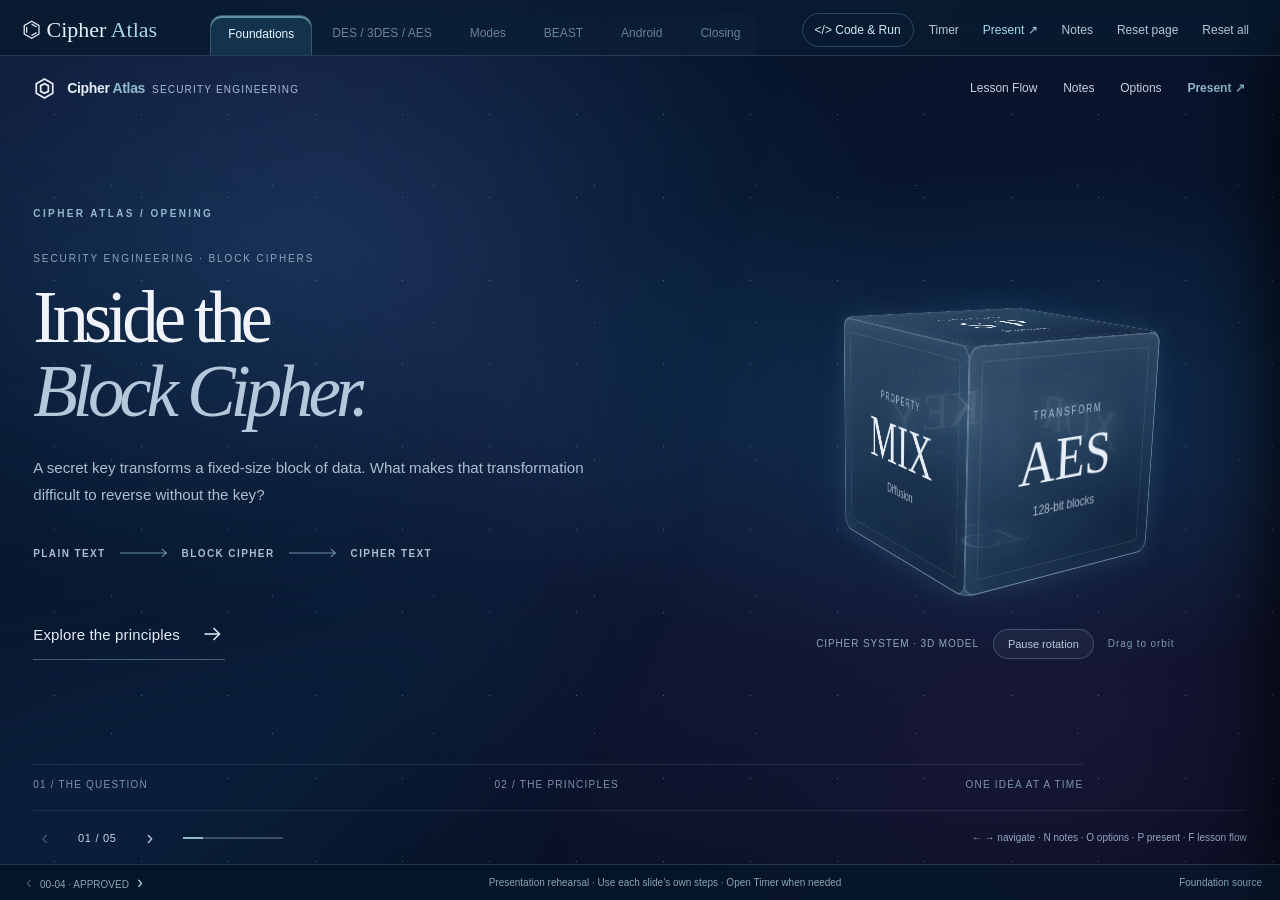
<file: releases/Cipher_Atlas_Final_Recording_v06.html>
<!DOCTYPE html>
<html dir="ltr" lang="en"><head><meta charset="utf-8"/><meta content="width=device-width, initial-scale=1, viewport-fit=cover" name="viewport"/><title>Cipher Atlas | Final Recording Edition</title><style>
:root{color-scheme:dark;--bg:#061427;--ink:#e5eff9;--soft:#b5c9dc;--muted:#87a5bb;--glass:#102941;--line:#adc9dc30;--accent:#a9d4e8;--lilac:#c5afe9;--gold:#e9cf8a;--ok:#83ccb1;--red:#ef9fa6}
*{box-sizing:border-box}html,body{margin:0;width:100%;height:100%;overflow:hidden;background:#071426;color:var(--ink);font:15px/1.4 Inter,'Segoe UI',Arial,sans-serif}button{font:inherit;cursor:pointer;color:inherit}button:focus-visible{outline:2px solid var(--accent);outline-offset:3px}button:disabled{opacity:.35;cursor:default}
body{background:radial-gradient(circle at 31% 10%,#17355280,transparent 50%),radial-gradient(circle at 90% 82%,#29264880,transparent 52%),#061427}body:before{content:"";position:fixed;inset:0;background-image:radial-gradient(#c8e7ff42 .8px,transparent 1px);background-size:82px 82px;opacity:.18;pointer-events:none}
.shell{position:relative;height:100dvh;display:grid;grid-template-rows:56px minmax(0,1fr) 36px;isolation:isolate}.top{z-index:10;display:flex;align-items:center;gap:14px;padding:0 22px;border-bottom:1px solid var(--line);background:#091c31cf;backdrop-filter:blur(18px)}.brand{font:22px Georgia,serif;white-space:nowrap}.brand span{color:var(--accent)}.chapters{display:flex;gap:4px;align-items:center;flex:1;justify-content:center;min-width:0}.chapter{border:0;background:none;padding:11px 12px;border-radius:8px;color:var(--muted);font-size:12px;white-space:nowrap}.chapter.active{color:var(--ink);background:#9ac4dc24}.chapter small{display:block;font-size:9px;color:var(--muted);letter-spacing:1.1px}.head-actions{display:flex;gap:8px;align-items:center}.clock{font:12px/1.3 Consolas,monospace;min-width:48px;color:var(--accent)}.iconbtn{border:0;background:none;color:var(--soft);font-size:12px;padding:9px}.iconbtn:hover{color:var(--ink)}.primary{border:1px solid #a9d4e87d;background:#a9d4e817;border-radius:9px;color:var(--ink);padding:8px 14px;font-weight:600}
.stage{position:relative;min-height:0;overflow:hidden}.frame{width:100%;height:100%;border:0;background:#071426;display:none}.frame.active{display:block;animation:chapterReveal .32s ease-out}.chapter-screen{display:none;height:100%;width:100%;overflow:hidden;padding:clamp(18px,2.1vw,44px) clamp(20px,5vw,92px);}.chapter-screen.active{display:flex;flex-direction:column;gap:clamp(10px,1.6vh,18px);animation:chapterReveal .32s ease-out}@keyframes chapterReveal{from{opacity:.38;transform:translateY(5px)}to{opacity:1;transform:none}}@media(prefers-reduced-motion:reduce){.frame.active,.chapter-screen.active{animation:none}}.eyebrow{color:#9ec5d9;text-transform:uppercase;letter-spacing:2px;font-size:10px;font-weight:800}.heading{font:clamp(31px,4vw,58px)/1.06 Georgia,serif;letter-spacing:-1.8px;margin:0;flex-shrink:0}.heading em{color:#b0d9e8}.deck{font-size:clamp(13px,1.2vw,18px);color:var(--soft);margin:0;max-width:960px}.subheading{font:clamp(21px,2.2vw,32px) Georgia,serif;margin:0}.line{height:1px;background:var(--line)}.muted{color:var(--muted)}.mono{font-family:Consolas,Monaco,monospace}.sm{font-size:12px}.micro{font-size:10px;letter-spacing:1.6px;text-transform:uppercase;font-weight:750;color:var(--muted)}
.content{display:grid;grid-template-columns:1.22fr .78fr;gap:clamp(15px,2.2vw,30px);flex:1;min-height:0}.content.equal{grid-template-columns:1fr 1fr}.surface{border:1px solid var(--line);border-radius:18px;background:linear-gradient(155deg,#b5d7f20d,#07162922 80%);padding:clamp(15px,1.6vw,26px);min-height:0;display:flex;flex-direction:column;gap:12px;overflow:hidden}.surface.flat{border:0;background:none;padding:6px}.oplist{display:flex;gap:7px;flex-wrap:wrap}.op{background:#abcde813;border:1px solid #b0cddd24;border-radius:10px;padding:9px 14px;font-size:12px}.op.active{background:#a9d4e829;border-color:#a9d4e88c;color:#fff;box-shadow:0 0 25px #a9d4e81b}.op:focus-visible{outline:2px solid var(--accent)}.machine-row{display:flex;align-items:stretch;gap:8px;margin:auto 0;min-height:110px}.block{flex:1;display:flex;flex-direction:column;align-items:center;justify-content:center;gap:7px;border:1px solid #b6d8f24c;background:#a7d2e810;border-radius:14px;min-width:0}.block b{font:clamp(22px,2.7vw,36px) Georgia,serif}.block small{font-size:10px;color:var(--soft)}.block.highlight{background:#b4d6ea27;box-shadow:0 0 23px #86c9f32f}.arrow{align-self:center;color:var(--accent);flex:0 0 15px}.block.dup{background:#bba0df22;border-color:#bba0df6e}.metrics{font:clamp(21px,2vw,27px) Georgia,serif;color:var(--accent)}.explain{font-size:clamp(13px,1.2vw,18px);line-height:1.6;color:var(--ink)}.cue{color:#8fc8e5;background:#65a7cb12;padding:10px 12px;border-left:3px solid #8fc8e5;border-radius:7px;font-size:12px}.note{font-size:12px;color:var(--muted)}.navsteps{display:flex;align-items:center;gap:10px;justify-content:space-between}.navsteps button{border:0;background:none;color:var(--accent);font-size:22px}.navsteps b{font-size:13px}.key{color:var(--gold)}
.mode-grid{display:grid;grid-template-columns:repeat(3,minmax(0,1fr));gap:9px}.mode-card{border:1px solid var(--line);background:#14304b59;border-radius:11px;padding:12px;text-align:left;min-width:0}.mode-card span{display:block;font-weight:800}.mode-card small{color:var(--muted);font-size:11px}.mode-card.active{border-color:#a9d4e899;background:#a9d4e821}.strip{display:flex;gap:8px;align-items:center;justify-content:center;flex-wrap:wrap}.tile{display:flex;align-items:center;justify-content:center;width:clamp(39px,5.6vw,77px);height:clamp(40px,6.6vh,76px);border-radius:10px;background:#294966;border:1px solid #aecde248;color:#e8f3fc;font:clamp(16px,2vw,25px) Consolas,monospace;transition:background .32s,transform .3s}.tile.changed{background:#baa4d838;border-color:#d2bce9b0}.tile.warn{background:#d6aa7a25;border-color:#e9ca91a0}.tile.hi{background:#a9d4e830;transform:translateY(-3px)}.stage-label{color:var(--muted);font-size:10px;letter-spacing:1.5px;text-transform:uppercase}.mode-demo{display:flex;flex-direction:column;justify-content:center;gap:14px;flex:1}.symbolflow{display:flex;align-items:center;gap:10px;justify-content:center;flex-wrap:wrap;min-height:43px}.bubble{background:#acd4e820;border:1px solid #a7cde86a;padding:10px 15px;border-radius:30px;font:12px Consolas,monospace}.callout{font-size:14px;color:var(--soft);max-width:680px}.status{color:var(--ok);font-weight:650}.danger{color:var(--red);font-weight:650}.warning{color:var(--gold)}
.timeline{display:flex;gap:8px;align-items:center;justify-content:center;margin-top:6px}.timeline button{background:#a7d2e813;border:1px solid var(--line);padding:9px;border-radius:12px;flex:1;display:flex;flex-direction:column;gap:7px;align-items:center;min-width:0}.timeline button b{font-size:13px}.timeline button small{font-size:10px;color:var(--muted)}.timeline button.active{background:#a9d4e830;border-color:#9fc7d9}.illustration{display:grid;place-items:center;flex:1;min-height:0}.wire{display:flex;gap:8px;align-items:center;justify-content:center}.wireitem{padding:18px 13px;border:1px solid #afd2e54a;background:#a8cde914;border-radius:12px;font:clamp(14px,1.7vw,24px) Georgia,serif;min-width:85px;text-align:center}.wireitem.active{background:#acd4ea36;border-color:#b8d6f8}.wireitem.subtle{background:#d3b3e720}.beast-step{font:clamp(18px,2.2vw,26px) Georgia,serif;color:#e6f2fa}.buglist{display:grid;grid-template-columns:repeat(2,1fr);gap:9px}.bug{border:1px solid var(--line);background:#abcdeb0d;padding:12px 13px;border-radius:12px;text-align:left}.bug.active{border-color:var(--accent);background:#a9d4e825}.bug b{display:block;font-size:13px}.bug small{color:var(--muted);font-size:10px}.flag{font-size:10px;color:#b6d0e0;font-weight:800;letter-spacing:1.2px}.contrast{display:grid;grid-template-columns:1fr 1fr;gap:14px}.before,.after{border:1px solid var(--line);background:#a9cee711;border-radius:14px;padding:14px;display:flex;flex-direction:column;gap:10px;min-height:100px}.before{border-color:#e0acb45c}.after{border-color:#8ed6ba5c}.code{font:clamp(11px,1.15vw,16px) Consolas,monospace;white-space:pre-wrap;overflow-wrap:anywhere}.footer{z-index:2;border-top:1px solid var(--line);background:#061527c9;display:flex;align-items:center;justify-content:space-between;padding:0 18px;gap:10px;font-size:10px;color:var(--muted)}.footer a{color:var(--muted);text-decoration:none}.footer button{border:0;background:none;color:var(--accent);font-size:18px;padding:0 8px}
.notes-scrim{display:none;position:fixed;inset:0;background:#000a;z-index:19}.notes-scrim.active{display:block}.notes-drawer{position:fixed;top:0;right:0;bottom:0;width:min(430px,90vw);background:#0b2036;z-index:20;transform:translateX(102%);transition:transform .24s;box-shadow:-10px 0 60px #0007;display:flex;flex-direction:column;padding:30px;gap:16px}.notes-drawer.active{transform:none}.notes-head{display:flex;align-items:center;justify-content:space-between}.notes-head h2{font:25px Georgia,serif;margin:0}.notes-body{overflow-y:auto;direction:rtl;text-align:right;font-size:16px;line-height:1.75}.notes-body p{margin:0 0 17px}.notes-body em{color:var(--accent);font-style:normal;font-weight:700}
@media(max-width:980px){.shell{grid-template-rows:55px minmax(0,1fr) 32px}.brand{font-size:17px}.top{padding:0 9px;gap:6px}.chapters{justify-content:flex-start;overflow-x:auto;scrollbar-width:none}.chapters::-webkit-scrollbar{display:none}.chapter{font-size:11px;padding:8px}.chapter small{font-size:8px}.head-actions{gap:2px}.iconbtn{padding:6px;font-size:10px}.clock{font-size:10px}.chapter-screen{padding:14px}.heading{font-size:clamp(28px,4.5vw,42px)}.content{gap:10px}.surface{padding:15px}.deck{font-size:13px}}
@media(max-width:650px){.brand{font-size:13px}.brand span{display:none}.top{gap:3px}.top .iconbtn{font-size:0;width:24px;padding:4px}.top .iconbtn:before{font-size:16px}.top #notesToggle:before{content:'▤'}.top #restart:before{content:'↻'}.top #resetCurrent:before{content:'⟲'}.top #playTimer:before{content:'▶'}.chapter{min-width:64px;font-size:10px;padding:6px}.chapter-screen{padding:12px;gap:7px}.heading{font-size:30px}.deck{font-size:11px}.eyebrow{font-size:8px}.content,.content.equal{grid-template-columns:1fr;gap:7px}.surface{padding:11px;gap:6px;border-radius:11px}.surface:nth-child(2){overflow:hidden}.mode-grid{grid-template-columns:repeat(3,1fr);gap:4px}.mode-card{padding:6px;font-size:11px}.mode-card small{font-size:9px}.machine-row{min-height:60px;margin:4px 0}.block{border-radius:8px}.block b{font-size:20px}.block small{font-size:9px}.arrow{flex-basis:8px}.explain{font-size:12px;line-height:1.25}.subheading{font-size:20px}.mode-demo{gap:5px}.tile{width:38px;height:37px;font-size:13px}.symbolflow{gap:4px}.bubble{font-size:9px;padding:5px}.cue,.note{font-size:10px;padding:5px}.buglist{gap:4px}.bug{padding:6px}.bug b{font-size:11px}.bug small{font-size:9px}.contrast{gap:5px}.before,.after{padding:8px;min-height:58px}.code{font-size:10px}.wireitem{min-width:52px;padding:9px 6px}.timeline{gap:4px}.timeline button{padding:5px}.timeline button small{font-size:8px}.footer{font-size:8px}.chapter-screen[data-part="android"] .surface{padding:8px}}
@media(prefers-reduced-motion:reduce){*,*:before,*:after{animation:none!important;transition:none!important}}

/* Submission v0.3: top timer with explicit controls */
.top{position:relative}.head-actions{gap:6px}.chapter{border-radius:8px;padding:9px 11px}.chapters{gap:2px}
.timer-panel[hidden]{display:none!important}.timer-panel{position:absolute;z-index:12;left:50%;top:62px;transform:translateX(-50%);display:flex;align-items:center;gap:8px;border:1px solid #acd9ec75;border-radius:50px;background:linear-gradient(115deg,#15334ff2,#071a30f5);box-shadow:0 15px 40px #010c20a9,inset 0 1px #fff2;padding:7px 12px;backdrop-filter:blur(18px)}
.timer-panel .clock{color:#dcf2fa;font-size:16px;min-width:54px;font-weight:800;text-align:center}.timer-led{height:7px;width:7px;background:#6f8da3;border-radius:50%}.timer-panel.running .timer-led{background:#89d6b6;box-shadow:0 0 9px #89d6b6}.timer-action{border:0;background:#a3cde31c;border-radius:25px;color:#cce8fa;padding:6px 10px;font-size:12px;white-space:nowrap}.timer-action:hover{background:#afd5e938}
#presentToggle{color:#a8d8eb}
.mode-progress{display:flex;gap:5px;align-items:center}.mode-progress b{font:10px Consolas,monospace;color:#a8d8eb;margin-right:auto}.mode-progress button{border:0;border-radius:8px;background:#a5cbdd19;color:#bedbea;padding:4px 11px;font-size:16px}.mode-progress button:last-child{font-size:11px}.mode-progress button:disabled{opacity:.28}
.mode-stage-note{font-size:12px;color:#b4d3e4;background:#a6daff0d;padding:10px 12px;border-radius:9px;line-height:1.45;border-left:2px solid #8dc7dd;min-height:36px}
.tile{border-radius:7px;transition:background .22s,transform .25s,box-shadow .28s}.tile.active-block{transform:translateY(-8px) scale(1.09);box-shadow:0 0 27px #8ec7e76a;border-color:#d9efff}
.mode-card{transition:background .2s,transform .2s}.mode-card:hover{transform:translateY(-2px)}
.mode-demo .bubble{border-radius:10px;transition:opacity .2s,transform .3s}.mode-demo .bubble.highlight-step{border-color:#9ed9ee;background:#9fdef23a;transform:translateY(-3px)}
.beast-flow-progress{display:flex;gap:8px;justify-content:center;height:5px}.beast-flow-progress i{height:3px;width:25%;background:#5d7793;border-radius:7px;transition:background .25s}.beast-flow-progress i.active{background:#b4dcea}
#beastDiagram .wireitem{box-shadow:inset 0 1px #fff2;transition:transform .3s,background .3s}#beastDiagram .wireitem.active{box-shadow:0 0 20px #a9def736;transform:translateY(-3px)}
.bug{transition:transform .2s,border-color .2s}.bug:hover{transform:translateY(-2px)}
.surface{box-shadow:inset 0 1px #fff1}
@media(max-width:1050px){.top{gap:5px;padding:0 8px}.brand{font-size:16px}.chapter{padding:8px 5px;font-size:11px}.head-actions{gap:0}.head-actions .iconbtn{padding:6px;font-size:11px}}
@media(max-width:750px){.timer-panel{top:51px;max-width:95vw}.top .brand{display:none}.top .chapters{justify-content:flex-start;overflow-x:auto;scrollbar-width:none}.top .chapter{min-width:max-content}.top #presentToggle{display:none}.mode-progress{gap:3px}.mode-stage-note{padding:5px 7px;font-size:10px;min-height:26px}.tile.active-block{transform:translateY(-3px) scale(1.02)}.chapter-screen[data-part="modes"] .mode-demo{gap:4px}.chapter-screen[data-part="modes"] .mode-grid{grid-template-columns:repeat(4,1fr)}.chapter-screen[data-part="modes"] .mode-card{font-size:10px}}


/* FINAL PRESENTATION: subtle browser tab treatment without a floating toolbar */
.top{align-items:end;padding-top:5px}.brand{align-self:center;margin-right:10px}.head-actions{align-self:center}
.chapters{align-self:stretch;align-items:end;gap:2px;overflow:visible}
.chapter{position:relative;align-self:end;padding:10px 17px 13px;border:1px solid transparent;border-bottom:0;border-radius:12px 12px 0 0;background:#0e263b70;opacity:.75;transition:background .22s,opacity .22s,transform .22s}
.chapter:hover{opacity:1;background:#26445a85}.chapter.active{opacity:1;background:#12334b;border-color:#a8cbdb40;color:#eaf5ff;box-shadow:inset 0 2px #acddec8c;transform:translateY(1px)}
.chapter.active:after{content:'';position:absolute;left:0;right:0;bottom:-1px;height:2px;background:#12334b}
.code-quick{color:#cce9f9;border:1px solid #a7d2e83d;border-radius:24px;padding:8px 12px;white-space:nowrap}
.notes-head #closeNotes{font:24px/1 Georgia,serif;width:32px;height:32px;display:grid;place-items:center}
.mode-grid{grid-template-columns:repeat(4,minmax(0,1fr));gap:6px}
.mode-card{padding:8px 10px;border-radius:7px;min-height:43px}.mode-card span{font-size:12px}.mode-card small{font-size:10px;line-height:1.15}
.chapter-screen[data-part="modes"] .content{grid-template-columns:1.38fr .62fr;gap:16px}
.chapter-screen[data-part="modes"] .surface{padding:16px 18px;gap:10px}
.chapter-screen[data-part="modes"] .mode-demo{gap:8px;justify-content:flex-start}
.chapter-screen[data-part="modes"] #modeInput,.chapter-screen[data-part="modes"] #modeFormula{display:none}
.mode-schematic{min-height:0;flex:1;display:flex;flex-direction:column;gap:7px;justify-content:center;padding:5px 0}
.flow-lane{display:flex;align-items:center;justify-content:center;gap:6px;min-height:42px;opacity:.53;transition:opacity .28s,transform .3s;min-width:0}
.flow-lane.active{opacity:1;transform:scale(1.015)}
.flow-node{flex:1;min-width:0;max-width:142px;border-radius:8px;display:flex;justify-content:center;align-items:center;gap:3px;flex-direction:column;border:1px solid #b7dcee51;background:linear-gradient(150deg,#1b466171,#1533488a);height:44px;color:#e5f2fa;box-shadow:inset 0 1px #fff1}
.flow-node small{font:8px/1.2 'Segoe UI',Arial,sans-serif;color:#a4c6dd;letter-spacing:.6px;text-transform:uppercase}.flow-node strong{font:14px/1.2 Consolas,monospace}
.flow-node.mix{border-color:#b4a5ed82;background:#9c84e323}.flow-node.encrypt{background:#79aace1c}.flow-node.key{border-color:#e5c9966a;background:#c3a45c19}
.flow-lane.active .flow-node.active{border-color:#bfeeff;box-shadow:0 0 22px #83d6eb35,inset 0 1px #fff2;background:#96cfee3b}
.flow-arrow{flex:0 0 20px;height:17px;color:#9bc8da;display:grid;place-items:center}.flow-arrow svg{width:19px;height:16px;overflow:visible}.flow-foot{color:#9dbdd1;text-align:center;font-size:10px;letter-spacing:.1px}
.flow-callout{font-size:11px;color:#c3dff0;text-align:center;min-height:17px}.flow-chain{color:#b7dce6;font-size:10px;text-align:center}
.chapter-screen[data-part="modes"] #modeStepText{border:0;background:transparent;padding:3px 0;min-height:21px;font-size:13px;color:#d0e9f9;text-align:center}
.chapter-screen[data-part="modes"] .note{font-size:10px}
.chapter-screen[data-part="modes"] .explain{font-size:14px;line-height:1.4}
.chapter-screen[data-part="modes"] .subheading{font-size:26px}
.chapter-screen[data-part="modes"] .mode-progress button{border-radius:4px}
#beastDiagram .wire{gap:10px;align-items:center;max-width:100%}
#beastDiagram .wireitem{min-width:0;min-height:110px;flex:1;max-width:150px;border-radius:10px;display:flex;flex-direction:column;justify-content:center;align-items:center;gap:6px;padding:8px;font:clamp(13px,1.3vw,19px) Georgia,serif}
#beastDiagram .beast-icon{color:#a0d7eb;width:25px;height:25px;display:block;opacity:.95}
#beastDiagram .beast-icon svg{width:25px;height:25px;fill:none;stroke:currentColor;stroke-width:1.5;stroke-linecap:round;stroke-linejoin:round}
.chapter-screen[data-part="android"] .bug small{font-size:10px}
.end-stage{position:relative}.end-cube-stage{position:absolute;right:13%;top:25%;width:22%;height:53%;pointer-events:none;display:grid;place-items:center;z-index:0;opacity:.75}.end-stage .heading,.end-stage .deck,.end-stage .cue,.end-stage .content{position:relative;z-index:1}.end-cube-wrap{perspective:700px;transform-style:preserve-3d;width:116px;height:116px;display:grid;place-items:center}.end-cube{height:116px;width:116px;position:relative;transform-style:preserve-3d;animation:endRotate 16s linear infinite}.end-face{position:absolute;inset:0;display:flex;align-items:center;justify-content:center;flex-direction:column;gap:5px;background:linear-gradient(145deg,#a4cee929,#486fa719);border:1px solid #bdeaff7e;box-shadow:inset 0 1px #fff3;backdrop-filter:blur(3px);font:13px Georgia,serif;color:#daecfc}.end-face.end-front{transform:translateZ(58px)}.end-face.end-back{transform:rotateY(180deg) translateZ(58px)}.end-face.end-right{transform:rotateY(90deg) translateZ(58px)}.end-face.end-left{transform:rotateY(-90deg) translateZ(58px)}.end-face.end-top{transform:rotateX(90deg) translateZ(58px)}.end-face.end-bottom{transform:rotateX(-90deg) translateZ(58px)}.end-face span{font:8px/1.1 Consolas,monospace;letter-spacing:.3px}.end-thanks{font:26px Georgia,serif;color:#bde3f5;text-align:center;margin:36px 0 0}
@keyframes endRotate{from{transform:rotateX(16deg) rotateY(0)}to{transform:rotateX(376deg) rotateY(360deg)}}
@media(max-width:980px){.chapter{padding:9px 10px;font-size:11px}.chapter-screen[data-part="modes"] .content{grid-template-columns:1.2fr .8fr}.flow-node{height:39px}.flow-node strong{font-size:11px}.flow-arrow{flex-basis:12px}.flow-arrow svg{width:13px}}
@media(max-width:650px){.chapters{align-items:center;overflow-x:auto}.chapter{border-radius:8px 8px 0 0;min-width:max-content;padding:8px 6px;font-size:10px}.code-quick{font-size:0;width:31px;padding:6px}.code-quick:after{content:'</>';font-size:10px}.chapter-screen[data-part="modes"] .content{grid-template-columns:1fr;grid-template-rows:minmax(0,1.1fr) minmax(0,.9fr);gap:6px}.chapter-screen[data-part="modes"] .surface{padding:8px 9px;gap:4px}.chapter-screen[data-part="modes"] .mode-grid{grid-template-columns:repeat(4,minmax(0,1fr));gap:3px}.mode-card{min-height:33px;padding:4px}.mode-card span{font-size:10px}.mode-card small{font-size:7px;line-height:1.06}.mode-schematic{gap:2px}.flow-lane{gap:2px;min-height:27px}.flow-node{height:25px;border-radius:4px}.flow-node small{display:none}.flow-node strong{font-size:8px}.flow-arrow{flex-basis:9px}.flow-arrow svg{width:10px}.flow-foot,.flow-chain{font-size:7px}.flow-callout{font-size:9px}.chapter-screen[data-part="modes"] .mode-progress{gap:3px}.chapter-screen[data-part="modes"] .explain{font-size:11px;line-height:1.22}.chapter-screen[data-part="modes"] .subheading{font-size:19px}.chapter-screen[data-part="modes"] #modeStepText{font-size:10px;min-height:13px}.chapter-screen[data-part="modes"] .note{font-size:8px}.chapter-screen[data-part="modes"] .cue{font-size:9px}.end-cube-stage{right:8%;top:27%;width:32%;opacity:.4;transform:scale(.8)}.chapter-screen[data-part="beast"] .wireitem{min-height:64px;padding:4px 2px;font-size:10px}.chapter-screen[data-part="beast"] .beast-icon,.chapter-screen[data-part="beast"] .beast-icon svg{width:17px;height:17px}}
@media(prefers-reduced-motion:reduce){.end-cube{animation:none}}

.chapter-screen[data-part="modes"] #modeOutput{display:none}
.end-stage .content{max-width:70%}.end-stage .deck{max-width:67%}.end-stage .heading{max-width:81%;font-size:clamp(38px,5vw,77px)!important}.end-cube-stage{right:7%;top:19%;width:21%;height:55%;opacity:.75}
@media(max-width:650px){.end-stage .content{max-width:70%}.end-stage .deck{max-width:70%}.end-stage .heading{max-width:87%;font-size:37px!important}.end-cube-stage{right:1%;top:30%;width:26%;opacity:.36}}

/* PRESENTATION FINAL REVIEW: highlighted connections and small cues */
.flow-feedback{min-height:16px;display:flex;align-items:center;justify-content:center;gap:10px;font:10px/1.2 'Segoe UI',sans-serif;letter-spacing:.25px;color:#8dbad1;opacity:.45;transition:opacity .28s}
.flow-feedback.active{color:#c9edff;opacity:1}.flow-feedback.isolated{opacity:.25}
.feedback-dash{height:12px;width:38px;border-left:2px dashed #9ccfe9;border-bottom:2px dashed #9ccfe9;transform:translateY(-2px);position:relative}
.flow-feedback.active .feedback-dash{animation:link-pulse .8s ease-out}
@keyframes link-pulse{0%{filter:drop-shadow(0 0 12px #d7f9ff);opacity:.35}100%{filter:none;opacity:1}}
.stage-number{font:11px/1 Consolas,monospace;color:#afd4e7;flex:0 0 27px;text-align:center}
.flow-lane{min-height:39px;gap:4px}.flow-node{height:40px}.mode-schematic{gap:1px}
.flow-foot{margin-top:3px}.mode-press-hint{font-size:10px;color:#8fb3c7;text-align:center}
.guess-demo{border:1px solid #9fcce54d;background:#31547718;border-radius:12px;padding:8px 11px;margin:8px auto;width:min(100%,590px);display:grid;gap:8px}
.guess-track,.guess-action{display:flex;align-items:center;justify-content:space-between;gap:8px;font:12px/1.3 'Segoe UI',sans-serif}.guess-track span{background:#b9d8ef17;border-radius:6px;padding:5px 9px}
.guess-target{color:#b9a5dd}.guess-action button{border:1px solid #add3e458;background:#a7cbe923;color:#dcf1f9;border-radius:7px;padding:6px 10px;cursor:pointer}.guess-action strong{color:#efafb5}.guess-action strong.matched{color:#87dabb}
.bug-visual{display:grid;grid-template-columns:1fr 1fr;gap:8px}.bug-path{border-radius:10px;padding:8px;background:#d57b8210;border:1px solid #d28c9a48;min-width:0}.bug-path.protected{border-color:#9bdac151;background:#6cbaa718}.bug-path small{font:10px/1.1 'Segoe UI',sans-serif;color:#e8b7c2}.bug-path.protected small{color:#9bdac1}.bug-path>div{display:flex;align-items:center;justify-content:space-between;gap:3px;margin-top:7px;font-size:10px}.bug-path span{flex:1;text-align:center;line-height:1.3}.bug-path i{font-style:normal;color:#a2d8eb}
@media(max-width:700px){.mode-schematic{gap:0}.flow-lane{min-height:35px}.flow-node{height:35px}.flow-node strong{font-size:11px}.stage-number{flex-basis:18px;font-size:9px}.flow-feedback{font-size:8px;min-height:13px}.feedback-dash{width:18px}.bug-visual{grid-template-columns:1fr;gap:4px}.bug-path{padding:4px 6px}.bug-path>div{margin-top:3px;font-size:9px}.guess-demo{padding:5px}.guess-track,.guess-action{font-size:10px}}
@media(prefers-reduced-motion:reduce){.flow-feedback.active .feedback-dash{animation:none}}

/* Strict one-viewport width, particularly for mobile chapter tabs */
.shell{grid-template-columns:minmax(0,1fr);width:100%;min-width:0;max-width:100vw}
.top,.stage,.footer{min-width:0;width:100%;max-width:100vw}
.chapters{min-width:0;flex:1 1 auto;overflow-x:auto;overflow-y:hidden}
.head-actions{flex:0 0 auto}
.chapter-screen,.content,.surface{min-width:0}
@media(max-width:650px){.top{overflow:hidden}.top .chapter{min-width:max-content}.head-actions{gap:0}.head-actions .iconbtn{width:22px;min-width:22px;padding:4px 2px}.chapter-screen[data-part="android"] .bug-visual{grid-template-columns:1fr}.chapter-screen[data-part="android"] .buglist{gap:3px}}

@media(max-width:650px){
 .top .head-actions{gap:1px;flex:0 0 116px;justify-content:flex-end}
 .top .head-actions .iconbtn{font-size:0!important;line-height:1;min-width:23px;width:23px;max-width:23px;height:29px;padding:3px 2px!important;white-space:nowrap;overflow:hidden}
 .top .head-actions #globalCode{width:31px;max-width:31px;min-width:31px}
 .top .head-actions #globalCode:after{content:'</>';font:11px/1 Consolas,monospace}
 .top #timerToggle:before{content:'◷';font:17px/1 'Segoe UI',sans-serif}
 .top #notesToggle:before{content:'▤';font:16px/1 'Segoe UI',sans-serif}
 .top #resetCurrent:before{content:'↻';font:17px/1 'Segoe UI',sans-serif}
 .top #restart{display:inline-flex}
 .chapter-screen[data-part="modes"] .surface,.chapter-screen[data-part="android"] .surface,.chapter-screen[data-part="beast"] .surface{overflow-y:auto;scrollbar-width:thin;scrollbar-color:#80b5d5 #0a2034}
}
</style></head><body><div class="shell"><div class="top"><div class="brand">⌬ Cipher <span>Atlas</span></div><nav aria-label="Chapters" class="chapters"><button class="chapter active" data-chapter="foundation">Foundations</button><button class="chapter" data-chapter="machine">DES / 3DES / AES</button><button class="chapter" data-chapter="modes">Modes</button><button class="chapter" data-chapter="beast">BEAST</button><button class="chapter" data-chapter="android">Android</button><button class="chapter" data-chapter="close">Closing</button></nav><div class="head-actions"><button class="iconbtn code-quick" id="globalCode" title="Open real AES-GCM demonstration">&lt;/&gt; Code &amp; Run</button><button class="iconbtn" id="timerToggle" title="Show or hide timer">Timer</button><button class="iconbtn" id="presentToggle" title="Enter or exit fullscreen">Present ↗</button><button class="iconbtn" id="notesToggle" title="Short Hebrew talk track">Notes</button><button class="iconbtn" id="resetCurrent" title="Reset only the current page">Reset page</button><button class="iconbtn" id="restart" title="Reset entire presentation and timer">Reset all</button></div></div>
<div aria-label="Presentation timer" class="timer-panel" hidden="" id="timerPanel"><span class="timer-led" id="timerLed"></span><span class="clock" id="clock">00:00</span><button class="timer-action" id="playTimer">Start</button><button class="timer-action" id="resetTimer">Reset</button><button aria-label="Hide timer" class="timer-action" id="hideTimer">×</button></div><div class="stage"><iframe class="frame active" id="foundationFrame" title="Approved foundations 00 to 04"></iframe><iframe class="frame" id="machineFrame" title="Reviewed AES and Triple DES machines"></iframe>
<section class="chapter-screen" data-part="modes"><div class="eyebrow">07 / BLOCK CIPHER MODES</div><h1 class="heading">Modes of Operation. <em>One cipher, many blocks.</em></h1><p class="deck">A mode defines how a block cipher processes a longer message. Select a mode and follow each arrow.</p><div class="content"><div class="surface"><div class="mode-grid" id="modeCards"></div><div class="mode-progress"><b id="modeStepTitle">01 / 04</b><button aria-label="Previous block in mode demonstration" id="modePrevious">‹</button><button aria-label="Next block in mode demonstration" id="modeNext">›</button><button id="modeAuto" title="Animate the current mode">Replay</button></div><div class="mode-demo"><span class="stage-label" id="modeLabel">Same input, same result</span><div aria-label="Diagram showing how the selected mode connects blocks" class="mode-schematic" id="modeSchematic"></div><div class="strip" id="modeInput"><span class="tile">A</span><span class="tile">A</span><span class="tile">B</span><span class="tile">A</span></div><div class="symbolflow" id="modeFormula"></div><div class="strip" id="modeOutput"></div><div class="mode-stage-note" id="modeStepText"></div><div class="mode-press-hint" id="modePressHint">Use Next to see the next connection. 4 steps per mode.</div></div><div class="note">Conceptual blocks. The symbols are not real ciphertext values.</div></div><div class="surface"><span class="micro">ONE SENTENCE TO SAY</span><h2 class="subheading" id="modeTitle">ECB leaks patterns.</h2><p class="explain" id="modeExplain"></p><div class="line"></div><div class="explain" id="modePractical" style="font-size:14px"></div><div class="cue" id="modeCue">[Click another mode and compare the block patterns.]</div><div class="note" id="modeFoot"></div></div></div></section>
<section class="chapter-screen" data-part="beast"><div class="eyebrow">08 / BEAST ATTACK · TLS 1.0 CBC</div><h1 class="heading">A strong cipher. <em>A predictable IV.</em></h1><p class="deck">BEAST (2011): Browser Exploit Against SSL/TLS. TLS stands for Transport Layer Security. TLS 1.0 used CBC with a predictable next IV.</p><div class="content"><div class="surface"><div class="timeline" id="beastTimeline"></div><div aria-live="polite" class="illustration" id="beastDiagram"></div><div class="beast-flow-progress" id="beastProgress"></div><div class="beast-guess" id="beastGuess"></div><div class="navsteps"><button aria-label="Previous BEAST step" id="beastPrev">‹</button><b id="beastPosition">01 / 04</b><button aria-label="Next BEAST step" id="beastNext">›</button></div><div class="note">Historical protocol demonstration. No browser exploit or real cookie extraction occurs here.</div></div><div class="surface"><span class="micro">STORY IN FOUR MOVES</span><h2 class="subheading" id="beastTitle"></h2><p class="explain" id="beastText"></p><div class="cue" id="beastCue"></div><div class="line"></div><span class="micro">DON'T CONFUSE THESE ATTACKS</span><p class="explain" style="font-size:13px"><b>BEAST:</b> predictable CBC IV + chosen plaintext in TLS 1.0.<br/><b>Padding oracle:</b> a server reveals whether the decrypted padding is valid.<br/><b>Lucky Thirteen:</b> timing leakage in CBC record processing.</p><p class="note">Fixes include safer protocol design and modern authenticated encryption such as AES-GCM. TLS 1.3 does not use CBC cipher suites.</p></div></div></section>
<section class="chapter-screen" data-part="android"><div class="eyebrow">09 / PROGRAMMER BUGS AND ANDROID</div><h1 class="heading">Correct algorithm. <em>Incorrect implementation.</em></h1><p class="deck">Five failures: two Android-specific cases, followed by three general cryptography mistakes. Choose one to see the cause and safer alternative.</p><div class="content equal"><div class="surface"><div class="buglist" id="bugCards"></div><div class="bug-visual" id="bugVisual" aria-label="Visual demonstration of selected crypto risk"></div><div class="contrast"><div class="before"><span class="micro danger">RISK</span><div class="code" id="bugBad"></div></div><div class="after"><span class="micro status">SAFER</span><div class="code" id="bugGood"></div></div></div><p class="note">Illustrative examples, not quoted classroom code. Real 2013 PRNG incident is labeled separately.</p></div><div class="surface"><span class="micro" id="bugType"></span><h2 class="subheading" id="bugTitle"></h2><p class="explain" id="bugDesc"></p><div class="line"></div><p class="explain" id="bugConsequence" style="font-size:14px"></p><div class="cue" id="bugCue"></div><div class="note" id="bugSource"></div></div></div></section>
<section class="chapter-screen end-stage" data-part="close"><div class="eyebrow">10 / CONCLUSION</div><h1 class="heading" style="margin:auto 0 0;font-size:clamp(40px,7vw,100px)">Security lives in <em>the details.</em></h1><div class="content equal" style="flex:0 1 auto;margin:auto 0"><div class="surface flat"><h2 class="subheading">Design</h2><p class="explain">Confusion, diffusion, cipher structure and modes.</p></div><div class="surface flat"><h2 class="subheading">Implementation</h2><p class="explain">Randomness, IVs, padding, authentication and constant-time behavior.</p></div></div><div class="end-cube-stage"><div aria-hidden="true" class="end-cube-wrap"><div class="end-cube"><div class="end-face end-front"><span>CONFUSION</span><strong>+</strong><span>DIFFUSION</span></div><div class="end-face end-back">AES</div><div class="end-face end-right">IV</div><div class="end-face end-left">KEY</div><div class="end-face end-top">AUTH</div><div class="end-face end-bottom">DESIGN</div></div></div><p class="end-thanks">Thank you.</p></div><p class="deck" style="margin:0 0 auto">AES can be secure, but choosing AES alone does not make a system secure.</p><div class="cue">[Finish recording. Stop timer.]</div></section>
</div><footer class="footer"><div><button id="prevChapter" title="Previous chapter">‹</button><span id="chapterStatus">FOUNDATIONS · APPROVED</span><button id="nextChapter" title="Next chapter">›</button></div><span id="recordingHint">Presentation rehearsal · Use each slide’s own steps · Open Timer when needed</span><a href="https://github.com/DorManDel/Security_Engineering" rel="noopener noreferrer" target="_blank">Foundation source</a></footer></div>
<div class="notes-scrim" id="notesScrim"></div><aside aria-hidden="true" aria-label="Presenter cues" class="notes-drawer" id="notesDrawer"><div class="notes-head"><h2>Presenter cues</h2><button aria-label="Close notes" class="iconbtn" id="closeNotes" title="Close notes">×</button></div><span class="eyebrow">Hebrew · short talk track · one or two paragraphs</span><div class="notes-body" id="notesBody"></div></aside>
<script>
const approvedEncoded="[base64]/[base64]/[base64]/[base64]/[base64]/[base64]/[base64]/[base64]/[base64]/[base64]/e29wYWNpdHk6MCxjbGlwUGF0aDonY2lyY2xlKDAlIGF0IDUwJSA1MCUpJ306e29wYWNpdHk6MH07CiAgY29uc3QgZmluaXNoPWZ4PT09J3JpcHBsZSc/[base64]/[base64]/[base64]/[base64]/[base64]";
const machineEncoded="[base64]/[base64]/[base64]/[base64]/[base64]/[base64]/[base64]/[base64]/[base64]/[base64]/[base64]/[base64]/[base64]/[base64]/[base64]/[base64]/J1JFQUwgQUVTLUdDTSAvIFdFQiBDUllQVE8nOnRhYj09PSd0ZGVzLWNvZGUnPydMRUdBQ1kgVFJJUExFIERFUyAvIFJFQUwgSlMgQ09NUFVUQVRJT04nOnRhYj09PSdkZXMtY29yZSc/J0RFUyBST1VORCAvIEVEVUNBVElPTkFMIFJFQUwgSlMgQ09NUFVUQVRJT04nOidBRVMtMTI4IEJMT0NLIC8gVEVTVCBWRUNUT1InOyQoJ3J1bm5lckhpbnQnKS50ZXh0Q29udGVudD10YWI9PT0nYWVzLWdjbSc/[base64]/[base64]";
const foundationFrame=document.getElementById('foundationFrame'),machineFrame=document.getElementById('machineFrame');
const decode=x=>{const raw=atob(x),arr=Uint8Array.from(raw,c=>c.charCodeAt(0));return new TextDecoder().decode(arr)};
const foundationHtml=decode(approvedEncoded),machineHtml=decode(machineEncoded);
foundationFrame.srcdoc=foundationHtml;machineFrame.srcdoc=machineHtml;
const $=id=>document.getElementById(id);
let chapter='foundation',startAt=0,elapsed=0,running=false,timerId=null;
function resetReviewState(){modeIndex=0;modeStep=0;stopModeReplay();beastIndex=0;bugIndex=0;renderModes();renderBeast();renderBugs();machineFrame.srcdoc=machineHtml;}
window.addEventListener('message',e=>{if(e.source===foundationFrame.contentWindow&&e.data?.type==='cipher-opening-reset'){resetReviewState();}});
const chapters=['foundation','machine','modes','beast','android','close'];
const cues={
 foundation:['פתיח קצר: מהו Block Cipher? ואז Confusion ו-Diffusion.','[S-box: פתח טבלה והדגם החלפה אחת.]','[Diffusion: התחל ממצבים זהים, לחץ Flip One Bit, אחר כך ShiftRows ואז MixColumns.]'],
 machine:['Start with DES: a 64-bit block splits into left and right halves.','[Click Inside DES, round 1, then Split, Expand, Key XOR, S-boxes, P-box, Left XOR, Swap.]','Triple DES repeats a complete DES operation three times over the same block.','[Click Triple DES, select E1, D2, E3. Point out the dependent outputs.]','AES uses a 128-bit state and a different structure, called SPN.','[Click AES, round 0 Initial XOR, then round 1: SubBytes, ShiftRows, MixColumns, AddRoundKey.]','[Click Code & Run, select AES-GCM, type Hello AES, and run.]'],
 modes:['[Start in BASICS and press Next 3 times: Block, IV, Nonce, Padding.]','IV is an initialization value; CBC encryption needs an unpredictable IV. GCM needs a unique nonce under each key.','[Select ECB: identical plaintext blocks produce identical ciphertext blocks.]','[Select CBC and press Next 3 times. Follow C1 into P2 XOR, then C2 into P3 XOR.]','[Select CFB: previous ciphertext is fed back. Select OFB: previous keystream is fed back.]','[Select CTR: nonce + counter produces new input per block. Select GCM: ciphertext plus tag.]'],
 beast:['TLS = Transport Layer Security. ב-TLS 1.0 עם CBC ה-IV הבא היה צפוי מתוך ה-Ciphertext הקודם.','[לחץ 01: IV, ‏02: צפיות, ‏03: Chosen Plaintext, ‏04: השוואות.]','BEAST אינה Padding Oracle. כאן הדליפה נובעת מ-IV צפוי ובקשות שניתן להשפיע עליהן; Oracle מודיע אם Padding תקין.'],
 android:['[2013 PRNG] אתחול שגוי גרם לערכים אקראיים חלשים בחלק מהאפליקציות.','[Seed misuse] Seed קבוע עלול ליצור מפתחות צפויים או להישבר בין ספקי PRNG.','[ECB / IV] ‏ECB דולף דפוסים; CBC דורש IV בלתי צפוי.','[GCM nonce] אותו Nonce עם אותו מפתח מסכן סודיות ואימות.','[Oracle / timing] שגיאה או הפרש זמן יכולים לגלות מידע על פענוח.'],
 close:['צופן חזק הוא רק נקודת התחלה. אנחנו צריכים גם מצב פעולה בטוח, מפתחות ואקראיות נכונים, ומימוש שלא מדליף מידע.','[עצור את הטיימר וסיים.]']
};
function renderNotes(){const raw=cues[chapter]||[];$('notesBody').innerHTML=raw.map((t,i)=>`<p>${t.startsWith('[')?'<em>':''}${t.replaceAll('&','&amp;').replaceAll('<','&lt;')}${t.startsWith('[')?'</em>':''}</p>`).join('')}
function setChapter(v){if(!chapters.includes(v))return;const previousChapter=chapter;if(v==='foundation'&&previousChapter!=='foundation'){resetReviewState();foundationFrame.srcdoc=foundationHtml;}if(v!=='modes')stopModeReplay();chapter=v;document.querySelectorAll('.chapter').forEach(b=>b.classList.toggle('active',b.dataset.chapter===chapter));document.querySelectorAll('.frame').forEach(el=>el.classList.toggle('active',el.id===(v==='foundation'?'foundationFrame':v==='machine'?'machineFrame':'none')));document.querySelectorAll('.chapter-screen').forEach(el=>el.classList.toggle('active',el.dataset.part===v));$('chapterStatus').textContent=({foundation:'00-04 · APPROVED',machine:'05-06 · DES, 3DES, AES',modes:'07 · MODES',beast:'08 · BEAST',android:'09 · ANDROID BUGS',close:'10 · CONCLUSION'})[v];$('prevChapter').disabled=v==='foundation';$('nextChapter').disabled=v==='close';renderNotes()}
document.querySelectorAll('[data-chapter]').forEach(b=>b.onclick=()=>{if(b.dataset.chapter==='foundation'&&chapter==='foundation'){resetReviewState();foundationFrame.srcdoc=foundationHtml;}setChapter(b.dataset.chapter)});$('prevChapter').onclick=()=>setChapter(chapters[Math.max(0,chapters.indexOf(chapter)-1)]);$('nextChapter').onclick=()=>setChapter(chapters[Math.min(chapters.length-1,chapters.indexOf(chapter)+1)]);
$('notesToggle').onclick=()=>{$('notesDrawer').classList.add('active');$('notesDrawer').setAttribute('aria-hidden','false');$('notesScrim').classList.add('active');renderNotes()};function closeNotes(){$('notesDrawer').classList.remove('active');$('notesDrawer').setAttribute('aria-hidden','true');$('notesScrim').classList.remove('active')}$('closeNotes').onclick=closeNotes;$('notesScrim').onclick=closeNotes;
function clock(){let ms=elapsed+(running?performance.now()-startAt:0);let s=Math.floor(ms/1000);$('clock').textContent=String(Math.floor(s/60)).padStart(2,'0')+':'+String(s%60).padStart(2,'0');$('clock').style.color=s>600?'#ef9fa6':'#a9d4e8'}$('timerToggle').onclick=()=>{$('timerPanel').hidden=!$('timerPanel').hidden};$('hideTimer').onclick=()=>{$('timerPanel').hidden=true};$('resetTimer').onclick=()=>{elapsed=0;running=false;clearInterval(timerId);$('playTimer').textContent='Start';$('timerPanel').classList.remove('running');clock()};$('presentToggle').onclick=async()=>{try{if(document.fullscreenElement)await document.exitFullscreen();else await document.documentElement.requestFullscreen();}catch(e){}};document.addEventListener('fullscreenchange',()=>{$('presentToggle').textContent=document.fullscreenElement?'Exit ↙':'Present ↗';if(document.fullscreenElement)$('timerPanel').hidden=false;});$('playTimer').onclick=()=>{if(running){elapsed+=performance.now()-startAt;running=false;$('playTimer').textContent='Resume';$('timerPanel').classList.remove('running');clearInterval(timerId)}else{startAt=performance.now();running=true;$('playTimer').textContent='Pause';$('timerPanel').classList.add('running');timerId=setInterval(clock,250)}clock()};$('resetCurrent').onclick=()=>{if(chapter==='foundation'){foundationFrame.contentWindow?.postMessage({type:'cipher-reset-page'},'*')}else if(chapter==='machine'){machineFrame.contentWindow?.postMessage({type:'cipher-reset-page'},'*')}else if(chapter==='modes'){modeIndex=0;modeStep=0;stopModeReplay();renderModes()}else if(chapter==='beast'){beastIndex=0;renderBeast()}else if(chapter==='android'){bugIndex=0;renderBugs()}else{setChapter('close')}renderNotes()};$('restart').onclick=()=>{if(!confirm('Reset the entire recording run, including all simulations and timer?'))return;elapsed=0;running=false;clearInterval(timerId);$('playTimer').textContent='Start';$('timerPanel').classList.remove('running');clock();foundationFrame.srcdoc=foundationHtml;machineFrame.srcdoc=machineHtml;modeIndex=0;modeStep=0;beastIndex=0;bugIndex=0;renderModes();renderBeast();renderBugs();setChapter('foundation');closeNotes()};clock();

// Reopen the real AES-GCM demonstration from any chapter.
$('globalCode').onclick=()=>{setChapter('machine');setTimeout(()=>machineFrame.contentWindow?.postMessage({type:'cipher-open-code'},'*'),120)};

const modes=[
{id:'BASICS',tag:'Before the modes',title:'First: Block, IV, Nonce and Padding.',explain:'A block is a fixed-size input chunk. IV means Initialization Vector: a starting input used by certain modes. A nonce means a number used once with a key. They are related concepts, not synonyms: CBC encryption needs an unpredictable IV, whereas GCM requires a unique nonce per key. Padding fills incomplete blocks in modes such as CBC.',adv:'Choose a mode for the security property you need. GCM also authenticates the message.',risk:'The IV / nonce requirements depend on the selected mode. Padding is not necessary for CTR or GCM.',formula:['Plaintext → 128-bit blocks','Key + mode + IV/nonce'],out:['P₁','P₂','P₃','P₄'],foot:'These are conceptual symbols, not computed ciphertext.'},
{id:'ECB',tag:'Independent blocks',title:'ECB (Electronic Codebook): repeated blocks leak patterns.',explain:'Every block is encrypted separately with the same key. Identical plaintext blocks produce identical ciphertext blocks, so recognizable patterns leak.',adv:'Simple, parallel encryption and decryption.',risk:'No IV, but not semantically secure for repeated plaintext; block alignment requires padding.',formula:['P1 → E(K) → C1','P2 → E(K) → C2'],out:['X','X','Y','X'],foot:'ECB is generally unsuitable for encrypting structured messages.'},
{id:'CBC',tag:'Chained ciphertext',title:'CBC (Cipher Block Chaining): each block depends on the last.',explain:'First, XOR plaintext P1 with an unpredictable IV; encrypt the result. For every next block, XOR plaintext with the previous ciphertext before encryption.',adv:'Hides repeated blocks when used with a fresh unpredictable IV.',risk:'Sequential encryption, padding required for ordinary CBC, no built-in integrity. Valid/invalid padding feedback can create an oracle.',formula:['P1 ⊕ IV → E(K) → C1','P2 ⊕ C1 → E(K) → C2'],out:['X','Q','R','S'],foot:'BEAST targeted TLS 1.0 CBC IV predictability, not AES itself.'},
{id:'CFB',tag:'Feedback stream',title:'CFB (Cipher Feedback): ciphertext drives the next step.',explain:'Encrypt the IV and XOR the output with plaintext. Feed previous ciphertext into the next encryption step.',adv:'No block padding needed. Streaming-friendly.',risk:'Feedback creates sequential dependencies; IV requirements matter and there is no authentication.',formula:['E(K, IV) ⊕ P1 → C1','E(K, C1) ⊕ P2 → C2'],out:['M','N','O','P'],foot:'CFB is a classical confidentiality-only mode.'},
{id:'OFB',tag:'Output feedback',title:'OFB (Output Feedback): reuse the keystream output.',explain:'Repeatedly encrypt the feedback output to generate a keystream. XOR that stream with plaintext.',adv:'No padding and transmission errors do not propagate through the keystream.',risk:'IV/keystream reuse leaks relationships between messages; no authentication.',formula:['IV → E(K) → S1','S1 → E(K) → S2'],out:['H','J','L','Z'],foot:'Never reuse the same keystream under the same key.'},
{id:'CTR',tag:'Counter-based',title:'CTR (Counter): encrypt counters, then XOR.',explain:'Encrypt a unique nonce + counter input for each block; XOR that keystream with the plaintext. The counter advances for each block.',adv:'Fast, parallel and no padding.',risk:'Reusing counter blocks with the same key reuses keystream and breaks confidentiality. No authentication on its own.',formula:['E(K, N || 0) ⊕ P1','E(K, N || 1) ⊕ P2'],out:['J','K','L','M'],foot:'Nonce design might use a random prefix and a counter, but unique counter blocks are the requirement.'},
{id:'GCM',tag:'Authenticated encryption',title:'GCM (Galois/Counter Mode): encryption plus authentication.',explain:'Pronounce Galois as gal-WAH (Galua / גלואה). GCM uses CTR-style encryption and a GHASH-based authentication tag. The AAD is extra data that is authenticated but not encrypted. Repeating the same key and nonce repeats the encryption keystream and can break confidentiality and tag security.',adv:'Confidentiality and integrity/authentication in one mode, when used correctly.',risk:'Reusing a nonce with the same key is catastrophic. Verify tags, not just ciphertext.',formula:['CTR encrypt → Ciphertext','GHASH → Authentication Tag'],out:['C','I','P','T'],foot:'A common practical choice: AES-GCM with a unique 96-bit nonce.'}
 ];let modeIndex=0,modeStep=0,modeLoop=null;
function safe(s){return s.replaceAll('&','&amp;').replaceAll('<','&lt;')}
function stopModeReplay(){if(modeLoop){clearInterval(modeLoop);modeLoop=null;} $('modeAuto').textContent='Replay';}
const modeStepNarrative={
BASICS:['01 Block: split a long message into equal-size pieces.','02 IV: initialization value. CBC encryption requires an unpredictable IV.','03 Nonce: a number used once. GCM demands a unique nonce with each key.','04 Padding: fill a partial block for CBC. CTR and GCM do not need it.'],
ECB:['Block P1 is encrypted independently.','Repeated P2 equals P1. C2 repeats C1.','Different plaintext produces another block.','P4 repeats P1; the ciphertext repeats too.'],
CBC:['Start with IV and plaintext block P1.','XOR P1 with IV, then encrypt to C1.','XOR P2 with C1, encrypt to C2.','Each following ciphertext block chains to the next.'],
CFB:['01 Encrypt the IV with AES to obtain stream S1.','02 C1 = P1 XOR S1. The first ciphertext block is produced.','03 Feed C1 into AES, not into P2 directly. This generates S2.','04 C2 = P2 XOR S2. CFB has no block padding.'],
OFB:['01 AES encrypts the IV to produce stream S1.','02 C1 = P1 XOR S1.','03 Feed S1, not C1, into AES to produce S2.','04 C2 = P2 XOR S2. OFB has no padding.'],
CTR:['01 Compose nonce plus counter 0. The counter identifies this block.','02 AES encrypts nonce || 0. XOR the result with P1.','03 Increment the counter to 1, encrypt the new input.','04 XOR the second stream with P2. Never reuse a counter block under a key.'],
GCM:['01 Choose a nonce unique for this AES key.','02 Counter-mode encryption produces ciphertext.','03 GHASH authenticates the ciphertext and optional AAD.','04 Produce and verify the tag. Reusing a nonce threatens confidentiality AND authenticity.']};
const modeFull={BASICS:'Core concepts',ECB:'Electronic Codebook',CBC:'Cipher Block Chaining',CFB:'Cipher Feedback',OFB:'Output Feedback',CTR:'Counter',GCM:'Galois / Counter Mode'};
const flowArrow='<span class="flow-arrow"><svg viewBox="0 0 24 16" aria-hidden="true"><path d="M1 8 H22 M17 3 L22 8 L17 13" stroke="currentColor" stroke-width="1.4" fill="none"/></svg></span>';
const fn=(name,caption,kind='',on=false)=>`<span class="flow-node ${kind} ${on?'active':''}"><small>${caption}</small><strong>${name}</strong></span>`;
function renderModeSchematic(id,step){
 const lane=(nodes,i)=>`<div class="flow-lane ${i===step?'active':''}" data-stage="${i+1}"><span class="stage-number">${String(i+1).padStart(2,'0')}</span>${nodes.map((n,j)=>fn(n[0],n[1]||'',n[2]||'',j===Math.min(nodes.length-1,Math.floor(step/2)))).join(flowArrow)}</div>`;
 let l=[],connect=[],foot='';
 if(id==='BASICS'){
 l=[[['P','Input message'],['128 bits','One AES block']],[['IV','CBC start'],['Unpredictable','CBC encryption']],[['Nonce','GCM start'],['Unique','Per key']],[['Padding','CBC alignment'],['No padding','CTR / GCM']]];
 connect=['Message pieces','Initialization','Different requirements'];foot='IV and nonce are both auxiliary inputs. The exact security rule depends on the mode.';
 }
 if(id==='ECB'){
 l=[[['P1 = A','Plaintext'],['AES(K)','Encrypt','encrypt'],['C1 = X','Ciphertext']],[['P2 = A','Same input'],['AES(K)','Encrypt','encrypt'],['C2 = X','Same output']],[['P3 = B','Different input'],['AES(K)','Encrypt','encrypt'],['C3 = Y','Different']],[['P4 = A','Repeated'],['AES(K)','Encrypt','encrypt'],['C4 = X','Repeats']]];
 connect=['No chaining','No chaining','No chaining'];foot='ECB: equal plaintext blocks produce equal ciphertext blocks. Pattern leakage.';
 }
 if(id==='CBC'){
 l=[[['P1 ⊕ IV','Start XOR'],['AES(K)','Encrypt','encrypt'],['C1','Ciphertext']],[['P2 ⊕ C1','Previous C1'],['AES(K)','Encrypt','encrypt'],['C2','Ciphertext']],[['P3 ⊕ C2','Previous C2'],['AES(K)','Encrypt','encrypt'],['C3','Ciphertext']],[['P4 ⊕ C3','Previous C3'],['AES(K)','Encrypt','encrypt'],['C4','Ciphertext']]];
 connect=['C1 feeds the XOR for P2','C2 feeds the XOR for P3','C3 feeds the XOR for P4'];foot='Follow the dotted link. C1 → XOR(P2), C2 → XOR(P3), C3 → XOR(P4).';
 }
 if(id==='CFB'){
 l=[[['IV','Initial feedback'],['AES(K)','Encrypt','encrypt'],['S1','Stream']],[['S1 ⊕ P1','XOR'],['C1','Ciphertext']],[['C1','Feedback'],['AES(K)','Encrypt','encrypt'],['S2','New stream']],[['S2 ⊕ P2','XOR'],['C2','Ciphertext']]];
 connect=['S1 enters XOR(P1)','C1 feeds back into AES','S2 enters XOR(P2)'];foot='CFB: ciphertext from the previous block becomes the next AES input. No padding.';
 }
 if(id==='OFB'){
 l=[[['IV','Initial feedback'],['AES(K)','Encrypt','encrypt'],['S1','Stream']],[['S1 ⊕ P1','XOR'],['C1','Ciphertext']],[['S1','Feedback'],['AES(K)','Encrypt','encrypt'],['S2','Next stream']],[['S2 ⊕ P2','XOR'],['C2','Ciphertext']]];
 connect=['S1 enters XOR(P1)','S1, not C1, feeds AES','S2 enters XOR(P2)'];foot='OFB: the keystream feeds itself forward. Ciphertext is NOT fed back.';
 }
 if(id==='CTR'){
 l=[[['Nonce || 0','Counter input'],['AES(K)','Encrypt','encrypt'],['S0','Stream']],[['S0 ⊕ P1','XOR'],['C1','Ciphertext']],[['Nonce || 1','Increment counter'],['AES(K)','Encrypt','encrypt'],['S1','New stream']],[['S1 ⊕ P2','XOR'],['C2','Ciphertext']]];
 connect=['S0 enters XOR(P1)','Counter advances 0 to 1','S1 enters XOR(P2)'];foot='The counter is a changing block index, not a count of letters or words.';
 }
 if(id==='GCM'){
 l=[[['Nonce','Unique per key'],['CTR setup','Counters']],[['P ⊕ Stream','AES-CTR'],['C','Ciphertext']],[['C + AAD','Authenticated'],['GHASH','Authenticator','mix']],[['Tag','Verify'],['Reject / accept','Integrity','key']]];
 connect=['Counter-mode stream','Ciphertext + AAD feed auth','Tag must be verified'];foot='GCM: ciphertext protects secrecy; the tag verifies authenticity, including AAD.';
 }
 $('modeSchematic').innerHTML=l.map((nodes,i)=>lane(nodes,i)+(i<l.length-1?`<div class="flow-feedback ${step>=i+1?'active':''} ${id==='ECB'?'isolated':''}"><span class="feedback-dash"></span><span>${connect[i]}</span></div>`:'')).join('')+`<div class="flow-foot">${foot}</div>`;
}
function renderModes(){const m=modes[modeIndex];$('modeCards').innerHTML=modes.map((x,i)=>`<button class="mode-card ${i===modeIndex?'active':''}" data-mode-index="${i}"><span>${x.id}</span><small>${modeFull[x.id]}</small></button>`).join('');document.querySelectorAll('[data-mode-index]').forEach(b=>b.onclick=()=>{stopModeReplay();modeIndex=+b.dataset.modeIndex;modeStep=0;renderModes()});$('modeTitle').textContent=m.title;$('modeExplain').textContent=m.explain;$('modePractical').innerHTML=`<span class="status">Advantage:</span> ${safe(m.adv)}<p><span class="danger">Risk:</span> ${safe(m.risk)}</p>`;$('modeCue').textContent=m.id==='BASICS'?'[Press Next 3 times for IV, Nonce and Padding. Then select ECB.]':`[Select ${m.id}; press Next three times and follow the dotted links.]`;$('modeFoot').textContent=m.foot;$('modePressHint').textContent=`Step ${modeStep+1} of 4. ${modeStep===3?'Press Replay or select the next mode.':'Press Next to follow the highlighted arrow.'}`;$('modeLabel').textContent=m.id==='BASICS'?'KEY CONCEPTS':m.id+' / '+modeFull[m.id];renderModeSchematic(m.id,modeStep);$('modeFormula').innerHTML=m.formula.map((x,i)=>`<div class="bubble ${i===Math.min(m.formula.length-1,Math.floor(modeStep/2))?'highlight-step':''}">${safe(x)}</div>`).join('');$('modeOutput').innerHTML=m.out.map((x,i)=>`<span class="tile ${i===modeStep?'active-block':''} ${m.id==='ECB'&&[0,1,3].includes(i)?'dup':i===2?'hi':''}">${safe(x)}</span>`).join('');$('modeStepTitle').textContent=`${String(modeStep+1).padStart(2,'0')} / 04`; $('modeStepText').textContent=(modeStepNarrative[m.id]||[])[modeStep]||'';$('modePrevious').disabled=modeStep===0;$('modeNext').disabled=modeStep===3;}
$('modePrevious').onclick=()=>{stopModeReplay();modeStep=Math.max(0,modeStep-1);renderModes()};
$('modeNext').onclick=()=>{stopModeReplay();modeStep=Math.min(3,modeStep+1);renderModes()};
$('modeAuto').onclick=()=>{stopModeReplay();modeStep=0;renderModes();$('modeAuto').textContent='Stop';modeLoop=setInterval(()=>{if(modeStep===3){stopModeReplay();return;}modeStep++;renderModes()},900)};
const beastSteps=[
{title:'CBC begins with an IV.',text:'For the first block, CBC encrypts P1 XOR IV. In TLS 1.0, the next record IV was derived from the previous record’s last ciphertext block.',cue:'[Point to IV and C1; show that one record affects the next.]',a:['IV','P₁ ⊕ IV','AES-K','C₁']},
{title:'The next IV is the previous record’s last ciphertext block.',text:'TLS 1.0 reused the last ciphertext block from the preceding record as the IV for the next CBC record. That ciphertext was visible to an observer, making the upcoming IV predictable.',cue:'[Highlight “known next IV”.]',a:['C(last)','Next IV','Known to attacker','Risk']},
{title:'The attacker influences the plaintext.',text:'With a way to inject chosen bytes into a victim browser request, an attacker could align a secret cookie near a block boundary and compare ciphertext outcomes.',cue:'[Point to chosen prefix and secret byte. No real browser attack runs here.]',a:['Chosen bytes','Secret cookie','CBC block','Observed C']},
{title:'Repeated comparisons can reveal bytes.',text:'An attacker repeated candidate guesses, aligning attacker-controlled bytes beside a secret cookie and comparing encrypted blocks. An observed match could reveal one byte. This was a TLS 1.0 CBC composition flaw, not an AES break.',cue:'[Use Try next guess below. This is a toy illustration, not a live exploit.]',a:['Guess byte','Encrypt trial','Compare block','Learn byte']}
];let beastIndex=0;function renderBeast(){const s=beastSteps[beastIndex];$('beastTimeline').innerHTML=beastSteps.map((x,i)=>`<button class="${i===beastIndex?'active':''}" data-beast="${i}"><b>0${i+1}</b><small>${x.title.split(' ').slice(0,3).join(' ')}</small></button>`).join('');document.querySelectorAll('[data-beast]').forEach(b=>b.onclick=()=>{beastIndex=+b.dataset.beast;renderBeast()});$('beastDiagram').innerHTML=`<div class="wire">${s.a.map((x,i)=>`<span class="wireitem ${i===beastIndex%4?'active':''}"><span class="beast-icon"><svg viewBox="0 0 24 24"><path d="M12 2 L20 6 V12 Q20 19 12 22 Q4 19 4 12 V6Z"/><path d="M9 12 l2 2 4-5"/></svg></span>${safe(x)}</span>${i===s.a.length-1?'':'<span class="arrow">→</span>'}`).join('')}</div>`;$('beastTitle').textContent=s.title;$('beastText').textContent=s.text;$('beastCue').textContent=s.cue;$('beastProgress').innerHTML=beastSteps.map((_,i)=>`<i class="${i<=beastIndex?'active':''}"></i>`).join('');$('beastGuess').innerHTML=beastIndex<2?'':`<div class="guess-demo"><span class="micro">ILLUSTRATIVE MATCH, NOT AN EXPLOIT</span><div class="guess-track"><span>Known prefix</span><span>?</span><span class="guess-target">Secret cookie byte</span></div><div class="guess-action"><span id="guessCandidate">Candidate: A</span><button type="button" id="guessTry">Try next guess</button><strong id="guessResult">No match</strong></div></div>`;if(beastIndex>=2){let guesses=['A','F','K'],guessAt=0;const paint=()=>{$('guessCandidate').textContent='Candidate: '+guesses[guessAt];$('guessResult').textContent=guessAt===2?'MATCH: one byte inferred':'No match';$('guessResult').classList.toggle('matched',guessAt===2)};paint();$('guessTry').onclick=()=>{guessAt=(guessAt+1)%guesses.length;paint()}};$('beastPosition').textContent=`0${beastIndex+1} / 04`;$('beastPrev').disabled=beastIndex===0;$('beastNext').disabled=beastIndex===3}$('beastPrev').onclick=()=>{beastIndex=Math.max(0,beastIndex-1);renderBeast()};$('beastNext').onclick=()=>{beastIndex=Math.min(3,beastIndex+1);renderBeast()};
const bugs=[
{id:'2013 PRNG',kind:'REAL ANDROID PLATFORM INCIDENT',title:'Weak randomness from PRNG initialization.',desc:'In August 2013, Google reported improper initialization of an OpenSSL-backed PRNG on affected Android versions. Some applications did not receive cryptographically strong random values.',con:'Weak randomness can compromise keys or ECDSA signature nonces. The platform was patched; Android 4.4+ did not need the old application workaround.',bad:'PRNG not properly initialized\n→ Weak random values',good:'Patched platform PRNG\n→ Strong random values',cue:'[Click 2013 PRNG. Explain weak random outputs, then move to Seed misuse.]',source:'Android Developers, Some SecureRandom Thoughts (Aug 14, 2013)'},
{id:'Seed misuse',kind:'ANDROID API MISUSE / VERSION CHANGE',title:'Treating SecureRandom like a reproducible key factory.',desc:'Some apps seeded SecureRandom with a fixed value and expected the same encryption key every time. Provider changes in Android 4.2 exposed this flawed assumption.',con:'Keys can become predictable on older providers or stop reproducing after a provider change. Generate a random key and store it securely using Android Keystore when appropriate.',bad:'setSeed(fixedBytes)\n→ “stable secret key”',good:'Generate random key\n→ Store securely',cue:'[Click Seed misuse. Show why a fixed seed is unsafe.]',source:'Android Developers, Using Cryptography to Store Credentials Safely (Feb 2013)'},
{id:'ECB / IV',kind:'GENERAL DEVELOPER CRYPTO MISUSE',title:'Unsafe mode or predictable IV.',desc:'Choosing ECB leaks repeated block patterns. Reusing a CBC IV across messages exposes relationships; CBC encryption needs an unpredictable IV.',con:'Algorithm choice alone is not enough: choose a suitable mode, generate IVs correctly, and verify message authentication.',bad:'ECB or static IV\n→ Repeated patterns',good:'AEAD + fresh nonce\n→ Verify authentication',cue:'[Point to the repeating blocks. Differentiate ECB from CBC.]',source:'NIST SP 800-38A; Android cryptography guidance'},
{id:'GCM nonce',kind:'GENERAL DEVELOPER CRYPTO MISUSE',title:'Reusing a GCM nonce with the same key.',desc:'AES-GCM expects a unique nonce per encryption under a given key. Reuse can expose relationships between plaintexts and compromise authentication.',con:'Use a robust nonce strategy, do not reuse a key/nonce pair, and reject invalid authentication tags.',bad:'Same key + nonce twice\n→ Keystream collision',good:'Unique nonce per message\n→ Check tag',cue:'[Show the unsafe repeated nonce, then the unique-nonce fix.]',source:'NIST SP 800-38D; Android cryptography guidance'},
{id:'Oracle / timing',kind:'GENERAL SERVER IMPLEMENTATION BUG',title:'An error message can leak a secret.',desc:'If an application reveals valid versus invalid CBC padding, attackers gain a padding oracle. Timing variation can also reveal secrets, as illustrated by Lucky Thirteen.',con:'Authenticate before revealing decrypted contents, avoid distinguishable error paths and use audited AEAD libraries.',bad:'“Invalid padding!”\nDistinct timing',good:'Authenticated encryption\nUniform error handling',cue:'[Distinguish padding oracle and timing leakage from BEAST.]',source:'RFC 7457, sections 2.3-2.4'}
];let bugIndex=0;function renderBugs(){const x=bugs[bugIndex];$('bugCards').innerHTML=bugs.map((b,i)=>`<button class="bug ${i===bugIndex?'active':''}" data-bug="${i}"><b>${b.id}</b><small>${b.kind.split('/')[0]}</small></button>`).join('');document.querySelectorAll('[data-bug]').forEach(b=>b.onclick=()=>{bugIndex=+b.dataset.bug;renderBugs()});const examples={
 '2013 PRNG':[['Insufficient entropy','PRNG','Repeated / weak secrets'],['Proper entropy','CSPRNG','Strong unpredictable values']],
 'Seed misuse':[['Fixed seed 1234','Same state','Predictable secret'],['Secure key creation','Store key','Random key']],
 'ECB / IV':[['P1 = A and P2 = A','ECB(K)','C1 = X and C2 = X'],['CBC + fresh IV','Authenticated mode','Protected message']],
 'GCM nonce':[['Key K + nonce N','Stream S reused','Secrecy & authenticity at risk'],['Key K + fresh N','Different stream','Verify the tag']],
 'Oracle / timing':[['Invalid padding','Different error / time','Information leak'],['Invalid ciphertext','Uniform reject','No oracle feedback']]
 };const [badFlow,goodFlow]=examples[x.id]||examples['Seed misuse'];const arrows=xs=>xs.map((t,i)=>`<span>${safe(t)}</span>${i<xs.length-1?'<i>→</i>':''}`).join('');$('bugVisual').innerHTML=`<div class="bug-path dangerous"><small>RISK PATH</small><div>${arrows(badFlow)}</div></div><div class="bug-path protected"><small>SAFER PATH</small><div>${arrows(goodFlow)}</div></div>`;for(let key of ['bugType','bugTitle','bugDesc','bugConsequence','bugBad','bugGood','bugCue','bugSource'])$(key).textContent=({bugType:x.kind,bugTitle:x.title,bugDesc:x.desc,bugConsequence:x.con,bugBad:x.bad,bugGood:x.good,bugCue:x.cue,bugSource:x.source})[key]}
renderModes();renderBeast();renderBugs();renderNotes();setChapter('foundation');
document.addEventListener('keydown',e=>{if(e.key==='Escape'){closeNotes();return}if(document.activeElement?.tagName==='INPUT')return;if(e.key==='PageDown'){e.preventDefault();setChapter(chapters[Math.min(chapters.length-1,chapters.indexOf(chapter)+1)])}if(e.key==='PageUp'){e.preventDefault();setChapter(chapters[Math.max(0,chapters.indexOf(chapter)-1)])}});
</script></body></html>
</file>
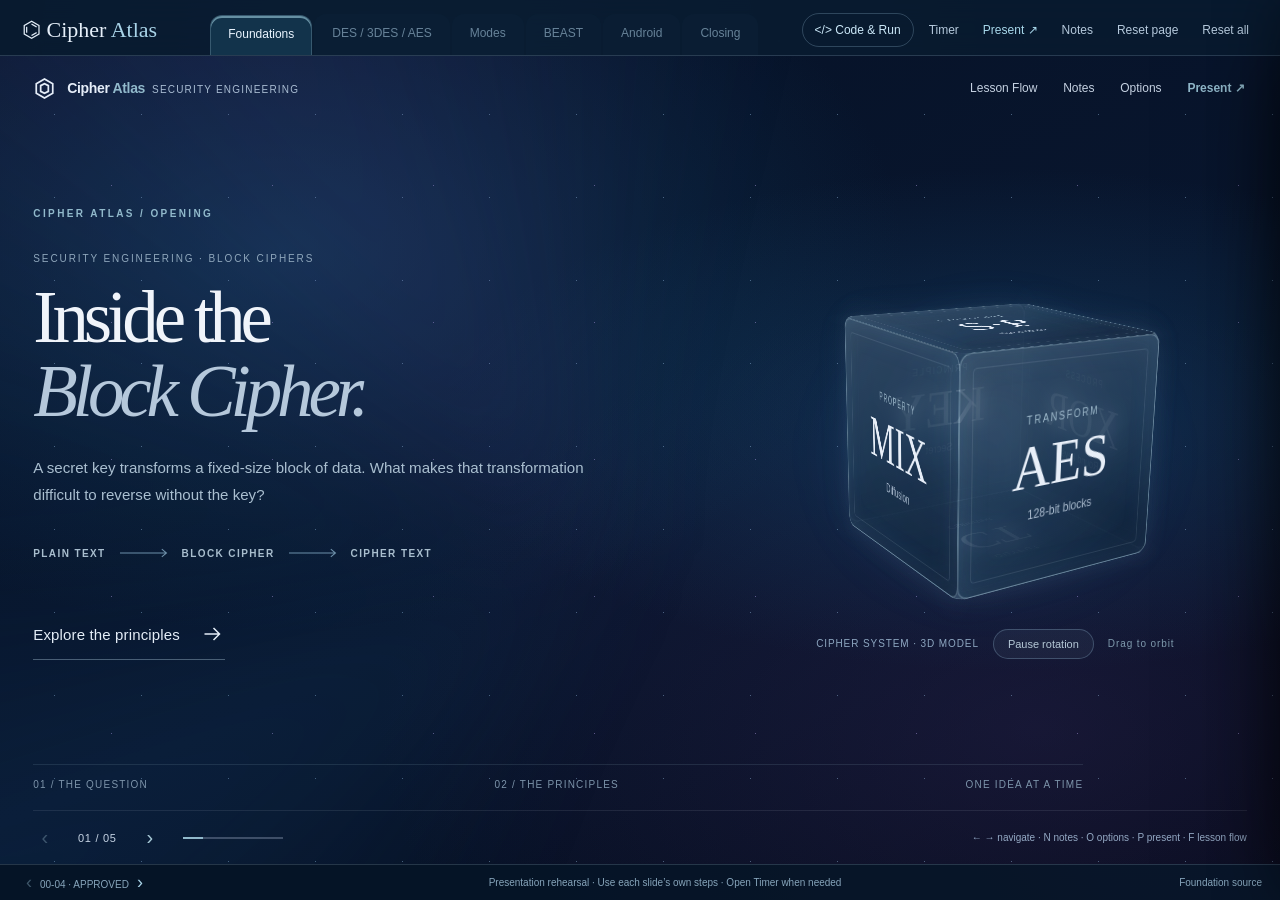
<file: releases/Cipher_Atlas_Recording_v08_Review.html>
<!DOCTYPE html>
<html dir="ltr" lang="en"><head><meta charset="utf-8"/><meta content="width=device-width, initial-scale=1, viewport-fit=cover" name="viewport"/><title>Cipher Atlas | Recording Edition v0.8</title><style>
:root{color-scheme:dark;--bg:#061427;--ink:#e5eff9;--soft:#b5c9dc;--muted:#87a5bb;--glass:#102941;--line:#adc9dc30;--accent:#a9d4e8;--lilac:#c5afe9;--gold:#e9cf8a;--ok:#83ccb1;--red:#ef9fa6}
*{box-sizing:border-box}html,body{margin:0;width:100%;height:100%;overflow:hidden;background:#071426;color:var(--ink);font:15px/1.4 Inter,'Segoe UI',Arial,sans-serif}button{font:inherit;cursor:pointer;color:inherit}button:focus-visible{outline:2px solid var(--accent);outline-offset:3px}button:disabled{opacity:.35;cursor:default}
body{background:radial-gradient(circle at 31% 10%,#17355280,transparent 50%),radial-gradient(circle at 90% 82%,#29264880,transparent 52%),#061427}body:before{content:"";position:fixed;inset:0;background-image:radial-gradient(#c8e7ff42 .8px,transparent 1px);background-size:82px 82px;opacity:.18;pointer-events:none}
.shell{position:relative;height:100dvh;display:grid;grid-template-rows:56px minmax(0,1fr) 36px;isolation:isolate}.top{z-index:10;display:flex;align-items:center;gap:14px;padding:0 22px;border-bottom:1px solid var(--line);background:#091c31cf;backdrop-filter:blur(18px)}.brand{font:22px Georgia,serif;white-space:nowrap}.brand span{color:var(--accent)}.chapters{display:flex;gap:4px;align-items:center;flex:1;justify-content:center;min-width:0}.chapter{border:0;background:none;padding:11px 12px;border-radius:8px;color:var(--muted);font-size:12px;white-space:nowrap}.chapter.active{color:var(--ink);background:#9ac4dc24}.chapter small{display:block;font-size:9px;color:var(--muted);letter-spacing:1.1px}.head-actions{display:flex;gap:8px;align-items:center}.clock{font:12px/1.3 Consolas,monospace;min-width:48px;color:var(--accent)}.iconbtn{border:0;background:none;color:var(--soft);font-size:12px;padding:9px}.iconbtn:hover{color:var(--ink)}.primary{border:1px solid #a9d4e87d;background:#a9d4e817;border-radius:9px;color:var(--ink);padding:8px 14px;font-weight:600}
.stage{position:relative;min-height:0;overflow:hidden}.frame{width:100%;height:100%;border:0;background:#071426;display:none}.frame.active{display:block;animation:chapterReveal .32s ease-out}.chapter-screen{display:none;height:100%;width:100%;overflow:hidden;padding:clamp(18px,2.1vw,44px) clamp(20px,5vw,92px);}.chapter-screen.active{display:flex;flex-direction:column;gap:clamp(10px,1.6vh,18px);animation:chapterReveal .32s ease-out}@keyframes chapterReveal{from{opacity:.38;transform:translateY(5px)}to{opacity:1;transform:none}}@media(prefers-reduced-motion:reduce){.frame.active,.chapter-screen.active{animation:none}}.eyebrow{color:#9ec5d9;text-transform:uppercase;letter-spacing:2px;font-size:10px;font-weight:800}.heading{font:clamp(31px,4vw,58px)/1.06 Georgia,serif;letter-spacing:-1.8px;margin:0;flex-shrink:0}.heading em{color:#b0d9e8}.deck{font-size:clamp(13px,1.2vw,18px);color:var(--soft);margin:0;max-width:960px}.subheading{font:clamp(21px,2.2vw,32px) Georgia,serif;margin:0}.line{height:1px;background:var(--line)}.muted{color:var(--muted)}.mono{font-family:Consolas,Monaco,monospace}.sm{font-size:12px}.micro{font-size:10px;letter-spacing:1.6px;text-transform:uppercase;font-weight:750;color:var(--muted)}
.content{display:grid;grid-template-columns:1.22fr .78fr;gap:clamp(15px,2.2vw,30px);flex:1;min-height:0}.content.equal{grid-template-columns:1fr 1fr}.surface{border:1px solid var(--line);border-radius:18px;background:linear-gradient(155deg,#b5d7f20d,#07162922 80%);padding:clamp(15px,1.6vw,26px);min-height:0;display:flex;flex-direction:column;gap:12px;overflow:hidden}.surface.flat{border:0;background:none;padding:6px}.oplist{display:flex;gap:7px;flex-wrap:wrap}.op{background:#abcde813;border:1px solid #b0cddd24;border-radius:10px;padding:9px 14px;font-size:12px}.op.active{background:#a9d4e829;border-color:#a9d4e88c;color:#fff;box-shadow:0 0 25px #a9d4e81b}.op:focus-visible{outline:2px solid var(--accent)}.machine-row{display:flex;align-items:stretch;gap:8px;margin:auto 0;min-height:110px}.block{flex:1;display:flex;flex-direction:column;align-items:center;justify-content:center;gap:7px;border:1px solid #b6d8f24c;background:#a7d2e810;border-radius:14px;min-width:0}.block b{font:clamp(22px,2.7vw,36px) Georgia,serif}.block small{font-size:10px;color:var(--soft)}.block.highlight{background:#b4d6ea27;box-shadow:0 0 23px #86c9f32f}.arrow{align-self:center;color:var(--accent);flex:0 0 15px}.block.dup{background:#bba0df22;border-color:#bba0df6e}.metrics{font:clamp(21px,2vw,27px) Georgia,serif;color:var(--accent)}.explain{font-size:clamp(13px,1.2vw,18px);line-height:1.6;color:var(--ink)}.cue{color:#8fc8e5;background:#65a7cb12;padding:10px 12px;border-left:3px solid #8fc8e5;border-radius:7px;font-size:12px}.note{font-size:12px;color:var(--muted)}.navsteps{display:flex;align-items:center;gap:10px;justify-content:space-between}.navsteps button{border:0;background:none;color:var(--accent);font-size:22px}.navsteps b{font-size:13px}.key{color:var(--gold)}
.mode-grid{display:grid;grid-template-columns:repeat(3,minmax(0,1fr));gap:9px}.mode-card{border:1px solid var(--line);background:#14304b59;border-radius:11px;padding:12px;text-align:left;min-width:0}.mode-card span{display:block;font-weight:800}.mode-card small{color:var(--muted);font-size:11px}.mode-card.active{border-color:#a9d4e899;background:#a9d4e821}.strip{display:flex;gap:8px;align-items:center;justify-content:center;flex-wrap:wrap}.tile{display:flex;align-items:center;justify-content:center;width:clamp(39px,5.6vw,77px);height:clamp(40px,6.6vh,76px);border-radius:10px;background:#294966;border:1px solid #aecde248;color:#e8f3fc;font:clamp(16px,2vw,25px) Consolas,monospace;transition:background .32s,transform .3s}.tile.changed{background:#baa4d838;border-color:#d2bce9b0}.tile.warn{background:#d6aa7a25;border-color:#e9ca91a0}.tile.hi{background:#a9d4e830;transform:translateY(-3px)}.stage-label{color:var(--muted);font-size:10px;letter-spacing:1.5px;text-transform:uppercase}.mode-demo{display:flex;flex-direction:column;justify-content:center;gap:14px;flex:1}.symbolflow{display:flex;align-items:center;gap:10px;justify-content:center;flex-wrap:wrap;min-height:43px}.bubble{background:#acd4e820;border:1px solid #a7cde86a;padding:10px 15px;border-radius:30px;font:12px Consolas,monospace}.callout{font-size:14px;color:var(--soft);max-width:680px}.status{color:var(--ok);font-weight:650}.danger{color:var(--red);font-weight:650}.warning{color:var(--gold)}
.timeline{display:flex;gap:8px;align-items:center;justify-content:center;margin-top:6px}.timeline button{background:#a7d2e813;border:1px solid var(--line);padding:9px;border-radius:12px;flex:1;display:flex;flex-direction:column;gap:7px;align-items:center;min-width:0}.timeline button b{font-size:13px}.timeline button small{font-size:10px;color:var(--muted)}.timeline button.active{background:#a9d4e830;border-color:#9fc7d9}.illustration{display:grid;place-items:center;flex:1;min-height:0}.wire{display:flex;gap:8px;align-items:center;justify-content:center}.wireitem{padding:18px 13px;border:1px solid #afd2e54a;background:#a8cde914;border-radius:12px;font:clamp(14px,1.7vw,24px) Georgia,serif;min-width:85px;text-align:center}.wireitem.active{background:#acd4ea36;border-color:#b8d6f8}.wireitem.subtle{background:#d3b3e720}.beast-step{font:clamp(18px,2.2vw,26px) Georgia,serif;color:#e6f2fa}.buglist{display:grid;grid-template-columns:repeat(2,1fr);gap:9px}.bug{border:1px solid var(--line);background:#abcdeb0d;padding:12px 13px;border-radius:12px;text-align:left}.bug.active{border-color:var(--accent);background:#a9d4e825}.bug b{display:block;font-size:13px}.bug small{color:var(--muted);font-size:10px}.flag{font-size:10px;color:#b6d0e0;font-weight:800;letter-spacing:1.2px}.contrast{display:grid;grid-template-columns:1fr 1fr;gap:14px}.before,.after{border:1px solid var(--line);background:#a9cee711;border-radius:14px;padding:14px;display:flex;flex-direction:column;gap:10px;min-height:100px}.before{border-color:#e0acb45c}.after{border-color:#8ed6ba5c}.code{font:clamp(11px,1.15vw,16px) Consolas,monospace;white-space:pre-wrap;overflow-wrap:anywhere}.footer{z-index:2;border-top:1px solid var(--line);background:#061527c9;display:flex;align-items:center;justify-content:space-between;padding:0 18px;gap:10px;font-size:10px;color:var(--muted)}.footer a{color:var(--muted);text-decoration:none}.footer button{border:0;background:none;color:var(--accent);font-size:18px;padding:0 8px}
.notes-scrim{display:none;position:fixed;inset:0;background:#000a;z-index:19}.notes-scrim.active{display:block}.notes-drawer{position:fixed;top:0;right:0;bottom:0;width:min(430px,90vw);background:#0b2036;z-index:20;transform:translateX(102%);transition:transform .24s;box-shadow:-10px 0 60px #0007;display:flex;flex-direction:column;padding:30px;gap:16px}.notes-drawer.active{transform:none}.notes-head{display:flex;align-items:center;justify-content:space-between}.notes-head h2{font:25px Georgia,serif;margin:0}.notes-body{overflow-y:auto;direction:rtl;text-align:right;font-size:16px;line-height:1.75}.notes-body p{margin:0 0 17px}.notes-body em{color:var(--accent);font-style:normal;font-weight:700}
@media(max-width:980px){.shell{grid-template-rows:55px minmax(0,1fr) 32px}.brand{font-size:17px}.top{padding:0 9px;gap:6px}.chapters{justify-content:flex-start;overflow-x:auto;scrollbar-width:none}.chapters::-webkit-scrollbar{display:none}.chapter{font-size:11px;padding:8px}.chapter small{font-size:8px}.head-actions{gap:2px}.iconbtn{padding:6px;font-size:10px}.clock{font-size:10px}.chapter-screen{padding:14px}.heading{font-size:clamp(28px,4.5vw,42px)}.content{gap:10px}.surface{padding:15px}.deck{font-size:13px}}
@media(max-width:650px){.brand{font-size:13px}.brand span{display:none}.top{gap:3px}.top .iconbtn{font-size:0;width:24px;padding:4px}.top .iconbtn:before{font-size:16px}.top #notesToggle:before{content:'▤'}.top #restart:before{content:'↻'}.top #resetCurrent:before{content:'⟲'}.top #playTimer:before{content:'▶'}.chapter{min-width:64px;font-size:10px;padding:6px}.chapter-screen{padding:12px;gap:7px}.heading{font-size:30px}.deck{font-size:11px}.eyebrow{font-size:8px}.content,.content.equal{grid-template-columns:1fr;gap:7px}.surface{padding:11px;gap:6px;border-radius:11px}.surface:nth-child(2){overflow:hidden}.mode-grid{grid-template-columns:repeat(3,1fr);gap:4px}.mode-card{padding:6px;font-size:11px}.mode-card small{font-size:9px}.machine-row{min-height:60px;margin:4px 0}.block{border-radius:8px}.block b{font-size:20px}.block small{font-size:9px}.arrow{flex-basis:8px}.explain{font-size:12px;line-height:1.25}.subheading{font-size:20px}.mode-demo{gap:5px}.tile{width:38px;height:37px;font-size:13px}.symbolflow{gap:4px}.bubble{font-size:9px;padding:5px}.cue,.note{font-size:10px;padding:5px}.buglist{gap:4px}.bug{padding:6px}.bug b{font-size:11px}.bug small{font-size:9px}.contrast{gap:5px}.before,.after{padding:8px;min-height:58px}.code{font-size:10px}.wireitem{min-width:52px;padding:9px 6px}.timeline{gap:4px}.timeline button{padding:5px}.timeline button small{font-size:8px}.footer{font-size:8px}.chapter-screen[data-part="android"] .surface{padding:8px}}
@media(prefers-reduced-motion:reduce){*,*:before,*:after{animation:none!important;transition:none!important}}

/* Submission v0.3: top timer with explicit controls */
.top{position:relative}.head-actions{gap:6px}.chapter{border-radius:8px;padding:9px 11px}.chapters{gap:2px}
.timer-panel[hidden]{display:none!important}.timer-panel{position:absolute;z-index:12;left:50%;top:62px;transform:translateX(-50%);display:flex;align-items:center;gap:8px;border:1px solid #acd9ec75;border-radius:50px;background:linear-gradient(115deg,#15334ff2,#071a30f5);box-shadow:0 15px 40px #010c20a9,inset 0 1px #fff2;padding:7px 12px;backdrop-filter:blur(18px)}
.timer-panel .clock{color:#dcf2fa;font-size:16px;min-width:54px;font-weight:800;text-align:center}.timer-led{height:7px;width:7px;background:#6f8da3;border-radius:50%}.timer-panel.running .timer-led{background:#89d6b6;box-shadow:0 0 9px #89d6b6}.timer-action{border:0;background:#a3cde31c;border-radius:25px;color:#cce8fa;padding:6px 10px;font-size:12px;white-space:nowrap}.timer-action:hover{background:#afd5e938}
#presentToggle{color:#a8d8eb}
.mode-progress{display:flex;gap:5px;align-items:center}.mode-progress b{font:10px Consolas,monospace;color:#a8d8eb;margin-right:auto}.mode-progress button{border:0;border-radius:8px;background:#a5cbdd19;color:#bedbea;padding:4px 11px;font-size:16px}.mode-progress button:last-child{font-size:11px}.mode-progress button:disabled{opacity:.28}
.mode-stage-note{font-size:12px;color:#b4d3e4;background:#a6daff0d;padding:10px 12px;border-radius:9px;line-height:1.45;border-left:2px solid #8dc7dd;min-height:36px}
.tile{border-radius:7px;transition:background .22s,transform .25s,box-shadow .28s}.tile.active-block{transform:translateY(-8px) scale(1.09);box-shadow:0 0 27px #8ec7e76a;border-color:#d9efff}
.mode-card{transition:background .2s,transform .2s}.mode-card:hover{transform:translateY(-2px)}
.mode-demo .bubble{border-radius:10px;transition:opacity .2s,transform .3s}.mode-demo .bubble.highlight-step{border-color:#9ed9ee;background:#9fdef23a;transform:translateY(-3px)}
.beast-flow-progress{display:flex;gap:8px;justify-content:center;height:5px}.beast-flow-progress i{height:3px;width:25%;background:#5d7793;border-radius:7px;transition:background .25s}.beast-flow-progress i.active{background:#b4dcea}
#beastDiagram .wireitem{box-shadow:inset 0 1px #fff2;transition:transform .3s,background .3s}#beastDiagram .wireitem.active{box-shadow:0 0 20px #a9def736;transform:translateY(-3px)}
.bug{transition:transform .2s,border-color .2s}.bug:hover{transform:translateY(-2px)}
.surface{box-shadow:inset 0 1px #fff1}
@media(max-width:1050px){.top{gap:5px;padding:0 8px}.brand{font-size:16px}.chapter{padding:8px 5px;font-size:11px}.head-actions{gap:0}.head-actions .iconbtn{padding:6px;font-size:11px}}
@media(max-width:750px){.timer-panel{top:51px;max-width:95vw}.top .brand{display:none}.top .chapters{justify-content:flex-start;overflow-x:auto;scrollbar-width:none}.top .chapter{min-width:max-content}.top #presentToggle{display:none}.mode-progress{gap:3px}.mode-stage-note{padding:5px 7px;font-size:10px;min-height:26px}.tile.active-block{transform:translateY(-3px) scale(1.02)}.chapter-screen[data-part="modes"] .mode-demo{gap:4px}.chapter-screen[data-part="modes"] .mode-grid{grid-template-columns:repeat(4,1fr)}.chapter-screen[data-part="modes"] .mode-card{font-size:10px}}


/* FINAL PRESENTATION: subtle browser tab treatment without a floating toolbar */
.top{align-items:end;padding-top:5px}.brand{align-self:center;margin-right:10px}.head-actions{align-self:center}
.chapters{align-self:stretch;align-items:end;gap:2px;overflow:visible}
.chapter{position:relative;align-self:end;padding:10px 17px 13px;border:1px solid transparent;border-bottom:0;border-radius:12px 12px 0 0;background:#0e263b70;opacity:.75;transition:background .22s,opacity .22s,transform .22s}
.chapter:hover{opacity:1;background:#26445a85}.chapter.active{opacity:1;background:#12334b;border-color:#a8cbdb40;color:#eaf5ff;box-shadow:inset 0 2px #acddec8c;transform:translateY(1px)}
.chapter.active:after{content:'';position:absolute;left:0;right:0;bottom:-1px;height:2px;background:#12334b}
.code-quick{color:#cce9f9;border:1px solid #a7d2e83d;border-radius:24px;padding:8px 12px;white-space:nowrap}
.notes-head #closeNotes{font:24px/1 Georgia,serif;width:32px;height:32px;display:grid;place-items:center}
.mode-grid{grid-template-columns:repeat(4,minmax(0,1fr));gap:6px}
.mode-card{padding:8px 10px;border-radius:7px;min-height:43px}.mode-card span{font-size:12px}.mode-card small{font-size:10px;line-height:1.15}
.chapter-screen[data-part="modes"] .content{grid-template-columns:1.38fr .62fr;gap:16px}
.chapter-screen[data-part="modes"] .surface{padding:16px 18px;gap:10px}
.chapter-screen[data-part="modes"] .mode-demo{gap:8px;justify-content:flex-start}
.chapter-screen[data-part="modes"] #modeInput,.chapter-screen[data-part="modes"] #modeFormula{display:none}
.mode-schematic{min-height:0;flex:1;display:flex;flex-direction:column;gap:7px;justify-content:center;padding:5px 0}
.flow-lane{display:flex;align-items:center;justify-content:center;gap:6px;min-height:42px;opacity:.53;transition:opacity .28s,transform .3s;min-width:0}
.flow-lane.active{opacity:1;transform:scale(1.015)}
.flow-node{flex:1;min-width:0;max-width:142px;border-radius:8px;display:flex;justify-content:center;align-items:center;gap:3px;flex-direction:column;border:1px solid #b7dcee51;background:linear-gradient(150deg,#1b466171,#1533488a);height:44px;color:#e5f2fa;box-shadow:inset 0 1px #fff1}
.flow-node small{font:8px/1.2 'Segoe UI',Arial,sans-serif;color:#a4c6dd;letter-spacing:.6px;text-transform:uppercase}.flow-node strong{font:14px/1.2 Consolas,monospace}
.flow-node.mix{border-color:#b4a5ed82;background:#9c84e323}.flow-node.encrypt{background:#79aace1c}.flow-node.key{border-color:#e5c9966a;background:#c3a45c19}
.flow-lane.active .flow-node.active{border-color:#bfeeff;box-shadow:0 0 22px #83d6eb35,inset 0 1px #fff2;background:#96cfee3b}
.flow-arrow{flex:0 0 20px;height:17px;color:#9bc8da;display:grid;place-items:center}.flow-arrow svg{width:19px;height:16px;overflow:visible}.flow-foot{color:#9dbdd1;text-align:center;font-size:10px;letter-spacing:.1px}
.flow-callout{font-size:11px;color:#c3dff0;text-align:center;min-height:17px}.flow-chain{color:#b7dce6;font-size:10px;text-align:center}
.chapter-screen[data-part="modes"] #modeStepText{border:0;background:transparent;padding:3px 0;min-height:21px;font-size:13px;color:#d0e9f9;text-align:center}
.chapter-screen[data-part="modes"] .note{font-size:10px}
.chapter-screen[data-part="modes"] .explain{font-size:14px;line-height:1.4}
.chapter-screen[data-part="modes"] .subheading{font-size:26px}
.chapter-screen[data-part="modes"] .mode-progress button{border-radius:4px}
#beastDiagram .wire{gap:10px;align-items:center;max-width:100%}
#beastDiagram .wireitem{min-width:0;min-height:110px;flex:1;max-width:150px;border-radius:10px;display:flex;flex-direction:column;justify-content:center;align-items:center;gap:6px;padding:8px;font:clamp(13px,1.3vw,19px) Georgia,serif}
#beastDiagram .beast-icon{color:#a0d7eb;width:25px;height:25px;display:block;opacity:.95}
#beastDiagram .beast-icon svg{width:25px;height:25px;fill:none;stroke:currentColor;stroke-width:1.5;stroke-linecap:round;stroke-linejoin:round}
.chapter-screen[data-part="android"] .bug small{font-size:10px}
.end-stage{position:relative}.end-cube-stage{position:absolute;right:13%;top:25%;width:22%;height:53%;pointer-events:none;display:grid;place-items:center;z-index:0;opacity:.75}.end-stage .heading,.end-stage .deck,.end-stage .cue,.end-stage .content{position:relative;z-index:1}.end-cube-wrap{perspective:700px;transform-style:preserve-3d;width:116px;height:116px;display:grid;place-items:center}.end-cube{height:116px;width:116px;position:relative;transform-style:preserve-3d;animation:endRotate 16s linear infinite}.end-face{position:absolute;inset:0;display:flex;align-items:center;justify-content:center;flex-direction:column;gap:5px;background:linear-gradient(145deg,#a4cee929,#486fa719);border:1px solid #bdeaff7e;box-shadow:inset 0 1px #fff3;backdrop-filter:blur(3px);font:13px Georgia,serif;color:#daecfc}.end-face.end-front{transform:translateZ(58px)}.end-face.end-back{transform:rotateY(180deg) translateZ(58px)}.end-face.end-right{transform:rotateY(90deg) translateZ(58px)}.end-face.end-left{transform:rotateY(-90deg) translateZ(58px)}.end-face.end-top{transform:rotateX(90deg) translateZ(58px)}.end-face.end-bottom{transform:rotateX(-90deg) translateZ(58px)}.end-face span{font:8px/1.1 Consolas,monospace;letter-spacing:.3px}.end-thanks{font:26px Georgia,serif;color:#bde3f5;text-align:center;margin:36px 0 0}
@keyframes endRotate{from{transform:rotateX(16deg) rotateY(0)}to{transform:rotateX(376deg) rotateY(360deg)}}
@media(max-width:980px){.chapter{padding:9px 10px;font-size:11px}.chapter-screen[data-part="modes"] .content{grid-template-columns:1.2fr .8fr}.flow-node{height:39px}.flow-node strong{font-size:11px}.flow-arrow{flex-basis:12px}.flow-arrow svg{width:13px}}
@media(max-width:650px){.chapters{align-items:center;overflow-x:auto}.chapter{border-radius:8px 8px 0 0;min-width:max-content;padding:8px 6px;font-size:10px}.code-quick{font-size:0;width:31px;padding:6px}.code-quick:after{content:'</>';font-size:10px}.chapter-screen[data-part="modes"] .content{grid-template-columns:1fr;grid-template-rows:minmax(0,1.1fr) minmax(0,.9fr);gap:6px}.chapter-screen[data-part="modes"] .surface{padding:8px 9px;gap:4px}.chapter-screen[data-part="modes"] .mode-grid{grid-template-columns:repeat(4,minmax(0,1fr));gap:3px}.mode-card{min-height:33px;padding:4px}.mode-card span{font-size:10px}.mode-card small{font-size:7px;line-height:1.06}.mode-schematic{gap:2px}.flow-lane{gap:2px;min-height:27px}.flow-node{height:25px;border-radius:4px}.flow-node small{display:none}.flow-node strong{font-size:8px}.flow-arrow{flex-basis:9px}.flow-arrow svg{width:10px}.flow-foot,.flow-chain{font-size:7px}.flow-callout{font-size:9px}.chapter-screen[data-part="modes"] .mode-progress{gap:3px}.chapter-screen[data-part="modes"] .explain{font-size:11px;line-height:1.22}.chapter-screen[data-part="modes"] .subheading{font-size:19px}.chapter-screen[data-part="modes"] #modeStepText{font-size:10px;min-height:13px}.chapter-screen[data-part="modes"] .note{font-size:8px}.chapter-screen[data-part="modes"] .cue{font-size:9px}.end-cube-stage{right:8%;top:27%;width:32%;opacity:.4;transform:scale(.8)}.chapter-screen[data-part="beast"] .wireitem{min-height:64px;padding:4px 2px;font-size:10px}.chapter-screen[data-part="beast"] .beast-icon,.chapter-screen[data-part="beast"] .beast-icon svg{width:17px;height:17px}}
@media(prefers-reduced-motion:reduce){.end-cube{animation:none}}

.chapter-screen[data-part="modes"] #modeOutput{display:none}
.end-stage .content{max-width:70%}.end-stage .deck{max-width:67%}.end-stage .heading{max-width:81%;font-size:clamp(38px,5vw,77px)!important}.end-cube-stage{right:7%;top:19%;width:21%;height:55%;opacity:.75}
@media(max-width:650px){.end-stage .content{max-width:70%}.end-stage .deck{max-width:70%}.end-stage .heading{max-width:87%;font-size:37px!important}.end-cube-stage{right:1%;top:30%;width:26%;opacity:.36}}

/* PRESENTATION FINAL REVIEW: highlighted connections and small cues */
.flow-feedback{min-height:16px;display:flex;align-items:center;justify-content:center;gap:10px;font:10px/1.2 'Segoe UI',sans-serif;letter-spacing:.25px;color:#8dbad1;opacity:.45;transition:opacity .28s}
.flow-feedback.active{color:#c9edff;opacity:1}.flow-feedback.isolated{opacity:.25}
.feedback-dash{height:12px;width:38px;border-left:2px dashed #9ccfe9;border-bottom:2px dashed #9ccfe9;transform:translateY(-2px);position:relative}
.flow-feedback.active .feedback-dash{animation:link-pulse .8s ease-out}
@keyframes link-pulse{0%{filter:drop-shadow(0 0 12px #d7f9ff);opacity:.35}100%{filter:none;opacity:1}}
.stage-number{font:11px/1 Consolas,monospace;color:#afd4e7;flex:0 0 27px;text-align:center}
.flow-lane{min-height:39px;gap:4px}.flow-node{height:40px}.mode-schematic{gap:1px}
.flow-foot{margin-top:3px}.mode-press-hint{font-size:10px;color:#8fb3c7;text-align:center}
.guess-demo{border:1px solid #9fcce54d;background:#31547718;border-radius:12px;padding:8px 11px;margin:8px auto;width:min(100%,590px);display:grid;gap:8px}
.guess-track,.guess-action{display:flex;align-items:center;justify-content:space-between;gap:8px;font:12px/1.3 'Segoe UI',sans-serif}.guess-track span{background:#b9d8ef17;border-radius:6px;padding:5px 9px}
.guess-target{color:#b9a5dd}.guess-action button{border:1px solid #add3e458;background:#a7cbe923;color:#dcf1f9;border-radius:7px;padding:6px 10px;cursor:pointer}.guess-action strong{color:#efafb5}.guess-action strong.matched{color:#87dabb}
.bug-visual{display:grid;grid-template-columns:1fr 1fr;gap:8px}.bug-path{border-radius:10px;padding:8px;background:#d57b8210;border:1px solid #d28c9a48;min-width:0}.bug-path.protected{border-color:#9bdac151;background:#6cbaa718}.bug-path small{font:10px/1.1 'Segoe UI',sans-serif;color:#e8b7c2}.bug-path.protected small{color:#9bdac1}.bug-path>div{display:flex;align-items:center;justify-content:space-between;gap:3px;margin-top:7px;font-size:10px}.bug-path span{flex:1;text-align:center;line-height:1.3}.bug-path i{font-style:normal;color:#a2d8eb}
@media(max-width:700px){.mode-schematic{gap:0}.flow-lane{min-height:35px}.flow-node{height:35px}.flow-node strong{font-size:11px}.stage-number{flex-basis:18px;font-size:9px}.flow-feedback{font-size:8px;min-height:13px}.feedback-dash{width:18px}.bug-visual{grid-template-columns:1fr;gap:4px}.bug-path{padding:4px 6px}.bug-path>div{margin-top:3px;font-size:9px}.guess-demo{padding:5px}.guess-track,.guess-action{font-size:10px}}
@media(prefers-reduced-motion:reduce){.flow-feedback.active .feedback-dash{animation:none}}

/* Strict one-viewport width, particularly for mobile chapter tabs */
.shell{grid-template-columns:minmax(0,1fr);width:100%;min-width:0;max-width:100vw}
.top,.stage,.footer{min-width:0;width:100%;max-width:100vw}
.chapters{min-width:0;flex:1 1 auto;overflow-x:auto;overflow-y:hidden}
.head-actions{flex:0 0 auto}
.chapter-screen,.content,.surface{min-width:0}
@media(max-width:650px){.top{overflow:hidden}.top .chapter{min-width:max-content}.head-actions{gap:0}.head-actions .iconbtn{width:22px;min-width:22px;padding:4px 2px}.chapter-screen[data-part="android"] .bug-visual{grid-template-columns:1fr}.chapter-screen[data-part="android"] .buglist{gap:3px}}

@media(max-width:650px){
 .top .head-actions{gap:1px;flex:0 0 116px;justify-content:flex-end}
 .top .head-actions .iconbtn{font-size:0!important;line-height:1;min-width:23px;width:23px;max-width:23px;height:29px;padding:3px 2px!important;white-space:nowrap;overflow:hidden}
 .top .head-actions #globalCode{width:31px;max-width:31px;min-width:31px}
 .top .head-actions #globalCode:after{content:'</>';font:11px/1 Consolas,monospace}
 .top #timerToggle:before{content:'◷';font:17px/1 'Segoe UI',sans-serif}
 .top #notesToggle:before{content:'▤';font:16px/1 'Segoe UI',sans-serif}
 .top #resetCurrent:before{content:'↻';font:17px/1 'Segoe UI',sans-serif}
 .top #restart{display:inline-flex}
 .chapter-screen[data-part="modes"] .surface,.chapter-screen[data-part="android"] .surface,.chapter-screen[data-part="beast"] .surface{overflow-y:auto;scrollbar-width:thin;scrollbar-color:#80b5d5 #0a2034}
}
</style></head><body><div class="shell"><div class="top"><div class="brand">⌬ Cipher <span>Atlas</span></div><nav aria-label="Chapters" class="chapters"><button class="chapter active" data-chapter="foundation">Foundations</button><button class="chapter" data-chapter="machine">DES / 3DES / AES</button><button class="chapter" data-chapter="modes">Modes</button><button class="chapter" data-chapter="beast">BEAST</button><button class="chapter" data-chapter="android">Android</button><button class="chapter" data-chapter="close">Closing</button></nav><div class="head-actions"><button class="iconbtn code-quick" id="globalCode" title="Open real AES-GCM demonstration">&lt;/&gt; Code &amp; Run</button><button class="iconbtn" id="timerToggle" title="Show or hide timer">Timer</button><button class="iconbtn" id="presentToggle" title="Enter or exit fullscreen">Present ↗</button><button class="iconbtn" id="notesToggle" title="Short Hebrew talk track">Notes</button><button class="iconbtn" id="resetCurrent" title="Reset only the current page">Reset page</button><button class="iconbtn" id="restart" title="Reset entire presentation and timer">Reset all</button></div></div>
<div aria-label="Presentation timer" class="timer-panel" hidden="" id="timerPanel"><span class="timer-led" id="timerLed"></span><span class="clock" id="clock">00:00</span><button class="timer-action" id="playTimer">Start</button><button class="timer-action" id="resetTimer">Reset</button><button aria-label="Hide timer" class="timer-action" id="hideTimer">×</button></div><div class="stage"><iframe class="frame active" id="foundationFrame" title="Approved foundations 00 to 04"></iframe><iframe class="frame" id="machineFrame" title="Reviewed AES and Triple DES machines"></iframe>
<section class="chapter-screen" data-part="modes"><div class="eyebrow">07 / BLOCK CIPHER MODES</div><h1 class="heading">Modes of Operation. <em>One cipher, many blocks.</em></h1><p class="deck">A mode defines how a block cipher processes a longer message. Select a mode and follow each arrow.</p><div class="content"><div class="surface"><div class="mode-grid" id="modeCards"></div><div class="mode-progress"><b id="modeStepTitle">01 / 04</b><button aria-label="Previous block in mode demonstration" id="modePrevious">‹</button><button aria-label="Next block in mode demonstration" id="modeNext">›</button><button id="modeAuto" title="Animate the current mode">Replay</button></div><div class="mode-demo"><span class="stage-label" id="modeLabel">Same input, same result</span><div aria-label="Diagram showing how the selected mode connects blocks" class="mode-schematic" id="modeSchematic"></div><div class="strip" id="modeInput"><span class="tile">A</span><span class="tile">A</span><span class="tile">B</span><span class="tile">A</span></div><div class="symbolflow" id="modeFormula"></div><div class="strip" id="modeOutput"></div><div class="mode-stage-note" id="modeStepText"></div><div class="mode-press-hint" id="modePressHint">Use Next to see the next connection. 4 steps per mode.</div></div><div class="note">Conceptual blocks. The symbols are not real ciphertext values.</div></div><div class="surface"><span class="micro">ONE SENTENCE TO SAY</span><h2 class="subheading" id="modeTitle">ECB leaks patterns.</h2><p class="explain" id="modeExplain"></p><div class="line"></div><div class="explain" id="modePractical" style="font-size:14px"></div><div class="cue" id="modeCue">[Click another mode and compare the block patterns.]</div><div class="note" id="modeFoot"></div></div></div></section>
<section class="chapter-screen" data-part="beast"><div class="eyebrow">08 / BEAST ATTACK · TLS 1.0 CBC</div><h1 class="heading">A strong cipher. <em>A predictable IV.</em></h1><p class="deck">BEAST (2011): Browser Exploit Against SSL/TLS. TLS stands for Transport Layer Security. TLS 1.0 used CBC with a predictable next IV.</p><div class="content"><div class="surface"><div class="timeline" id="beastTimeline"></div><div aria-live="polite" class="illustration" id="beastDiagram"></div><div class="beast-flow-progress" id="beastProgress"></div><div class="beast-guess" id="beastGuess"></div><div class="navsteps"><button aria-label="Previous BEAST step" id="beastPrev">‹</button><b id="beastPosition">01 / 04</b><button aria-label="Next BEAST step" id="beastNext">›</button></div><div class="note">Historical protocol demonstration. No browser exploit or real cookie extraction occurs here.</div></div><div class="surface"><span class="micro">STORY IN FOUR MOVES</span><h2 class="subheading" id="beastTitle"></h2><p class="explain" id="beastText"></p><div class="cue" id="beastCue"></div><div class="line"></div><span class="micro">DON'T CONFUSE THESE ATTACKS</span><p class="explain" style="font-size:13px"><b>BEAST:</b> predictable CBC IV + chosen plaintext in TLS 1.0.<br/><b>Padding oracle:</b> a server reveals whether the decrypted padding is valid.<br/><b>Lucky Thirteen:</b> timing leakage in CBC record processing.</p><p class="note">Fixes include safer protocol design and modern authenticated encryption such as AES-GCM. TLS 1.3 does not use CBC cipher suites.</p></div></div></section>
<section class="chapter-screen" data-part="android"><div class="eyebrow">09 / PROGRAMMER BUGS AND ANDROID</div><h1 class="heading">Correct algorithm. <em>Incorrect implementation.</em></h1><p class="deck">Five failures: two Android-specific cases, followed by three general cryptography mistakes. Choose one to see the cause and safer alternative.</p><div class="content equal"><div class="surface"><div class="buglist" id="bugCards"></div><div class="bug-visual" id="bugVisual" aria-label="Visual demonstration of selected crypto risk"></div><div class="contrast"><div class="before"><span class="micro danger">RISK</span><div class="code" id="bugBad"></div></div><div class="after"><span class="micro status">SAFER</span><div class="code" id="bugGood"></div></div></div><p class="note">Illustrative examples, not quoted classroom code. Real 2013 PRNG incident is labeled separately.</p></div><div class="surface"><span class="micro" id="bugType"></span><h2 class="subheading" id="bugTitle"></h2><p class="explain" id="bugDesc"></p><div class="line"></div><p class="explain" id="bugConsequence" style="font-size:14px"></p><div class="cue" id="bugCue"></div><div class="note" id="bugSource"></div></div></div></section>
<section class="chapter-screen end-stage" data-part="close"><div class="eyebrow">10 / CONCLUSION</div><h1 class="heading" style="margin:auto 0 0;font-size:clamp(40px,7vw,100px)">Security lives in <em>the details.</em></h1><div class="content equal" style="flex:0 1 auto;margin:auto 0"><div class="surface flat"><h2 class="subheading">Design</h2><p class="explain">Confusion, diffusion, cipher structure and modes.</p></div><div class="surface flat"><h2 class="subheading">Implementation</h2><p class="explain">Randomness, IVs, padding, authentication and constant-time behavior.</p></div></div><div class="end-cube-stage"><div aria-hidden="true" class="end-cube-wrap"><div class="end-cube"><div class="end-face end-front"><span>CONFUSION</span><strong>+</strong><span>DIFFUSION</span></div><div class="end-face end-back">AES</div><div class="end-face end-right">IV</div><div class="end-face end-left">KEY</div><div class="end-face end-top">AUTH</div><div class="end-face end-bottom">DESIGN</div></div></div><p class="end-thanks">Thank you.</p></div><p class="deck" style="margin:0 0 auto">AES can be secure, but choosing AES alone does not make a system secure.</p><div class="cue">[Finish recording. Stop timer.]</div></section>
</div><footer class="footer"><div><button id="prevChapter" title="Previous chapter">‹</button><span id="chapterStatus">FOUNDATIONS · APPROVED</span><button id="nextChapter" title="Next chapter">›</button></div><span id="recordingHint">Presentation rehearsal · Use each slide’s own steps · Open Timer when needed</span><a href="https://github.com/DorManDel/Security_Engineering" rel="noopener noreferrer" target="_blank">Foundation source</a></footer></div>
<div class="notes-scrim" id="notesScrim"></div><aside aria-hidden="true" aria-label="Presenter cues" class="notes-drawer" id="notesDrawer"><div class="notes-head"><h2>Presenter cues</h2><button aria-label="Close notes" class="iconbtn" id="closeNotes" title="Close notes">×</button></div><span class="eyebrow">Hebrew · short talk track · one or two paragraphs</span><div class="notes-body" id="notesBody"></div></aside>
<script>
const approvedEncoded="[base64]/[base64]/[base64]/[base64]/[base64]/[base64]/[base64]/[base64]/[base64]/[base64]/e29wYWNpdHk6MCxjbGlwUGF0aDonY2lyY2xlKDAlIGF0IDUwJSA1MCUpJ306e29wYWNpdHk6MH07CiAgY29uc3QgZmluaXNoPWZ4PT09J3JpcHBsZSc/[base64]/[base64]/[base64]/[base64]/[base64]";
const machineEncoded="[base64]/[base64]/[base64]/[base64]/[base64]/[base64]/[base64]/LlswXT8/[base64]/[base64]/[base64]/[base64]/[base64]/[base64]/[base64]/J1JFQUwgQUVTLUdDTSAvIFdFQiBDUllQVE8nOnRhYj09PSd0ZGVzLWNvZGUnPydMRUdBQ1kgVFJJUExFIERFUyAvIFJFQUwgSlMgQ09NUFVUQVRJT04nOnRhYj09PSdkZXMtY29yZSc/J0RFUyBST1VORCAvIEVEVUNBVElPTkFMIFJFQUwgSlMgQ09NUFVUQVRJT04nOidBRVMtMTI4IEJMT0NLIC8gVEVTVCBWRUNUT1InOyQoJ3J1bm5lckhpbnQnKS50ZXh0Q29udGVudD10YWI9PT0nYWVzLWdjbSc/[base64]/[base64]";
const foundationFrame=document.getElementById('foundationFrame'),machineFrame=document.getElementById('machineFrame');
const decode=x=>{const raw=atob(x),arr=Uint8Array.from(raw,c=>c.charCodeAt(0));return new TextDecoder().decode(arr)};
const foundationHtml=decode(approvedEncoded),machineHtml=decode(machineEncoded);
foundationFrame.srcdoc=foundationHtml;machineFrame.srcdoc=machineHtml;
const $=id=>document.getElementById(id);
let chapter='foundation',startAt=0,elapsed=0,running=false,timerId=null;
function resetReviewState(){modeIndex=0;modeStep=0;stopModeReplay();beastIndex=0;bugIndex=0;renderModes();renderBeast();renderBugs();machineFrame.srcdoc=machineHtml;}
window.addEventListener('message',e=>{if(e.source===foundationFrame.contentWindow&&e.data?.type==='cipher-opening-reset'){resetReviewState();}});
const chapters=['foundation','machine','modes','beast','android','close'];
const cues={
 foundation:['פתיח קצר: מהו Block Cipher? ואז Confusion ו-Diffusion.','[S-box: פתח טבלה והדגם החלפה אחת.]','[Diffusion: התחל ממצבים זהים, לחץ Flip One Bit, אחר כך ShiftRows ואז MixColumns.]'],
 machine:['Start with DES: a 64-bit block splits into left and right halves.','[Inside DES: select E1, Round 1, and press Play round, or click 01 Split, 02 Expand, 03 Key XOR, 04 S-boxes, 05 P-box, 06 Left XOR, 07 Swap. Use Fast x4 to preview quickly.]','Triple DES repeats a complete DES operation three times over the same 64-bit block.','[Triple DES: click E1, then D2, then E3. Explain that each output becomes the next input.]','AES uses a 128-bit state and a different structure, called SPN: Substitution-Permutation Network.','[AES: Round 0 -> Initial XOR. Round 1 -> Play round (or click SubBytes, ShiftRows, MixColumns, Round Key). At Round 10, MixColumns is skipped.]','[Open Code & Run to show the real AES-GCM demo.]'],
 modes:['[BASICS: press Next through Block, IV, Nonce and Padding. Say that a long message needs a mode of operation.]','IV is a starting value; Nonce is a one-time value under a key. CBC encryption needs an unpredictable IV. GCM needs a unique nonce under each key.','[ECB: identical plaintext blocks produce identical ciphertext blocks, so patterns leak.]','[CBC: press Next 3 times. Follow C1 into P2 XOR, then C2 into P3 XOR.]','[CFB: press Next three times and follow ciphertext C1 into AES. OFB: press Next three times and follow stream S1 instead of ciphertext.]','[CTR: nonce + counter creates fresh input per block. GCM adds authentication tag and AAD.]'],
 beast:['TLS = Transport Layer Security. ב-TLS 1.0 עם CBC ה-IV הבא היה הבלוק המוצפן האחרון של הרשומה הקודמת, ולכן היה ניתן לחיזוי.','[לחץ 01 IV → 02 Next IV → 03 Guessing → 04 Compare. הדגש שזה פרוטוקול שבור, לא AES שבור.]','BEAST אינה Padding Oracle. כאן הדליפה נובעת מ-IV צפוי ובקשות שניתן להשפיע עליהן; Padding Oracle מגלה אם ה-padding תקין.'],
 android:['[2013 PRNG] אתחול שגוי גרם לערכים אקראיים חלשים בחלק מהאפליקציות.','[Seed misuse] Seed קבוע עלול ליצור מפתחות צפויים או להישבר בין ספקי PRNG.','[ECB / IV] ECB דולף דפוסים; CBC דורש IV בלתי צפוי.','[GCM nonce] אותו Nonce עם אותו מפתח מסכן גם סודיות וגם אימות.','[Oracle / timing] שגיאה או הפרש זמן עלולים לגלות מידע על הפענוח.'],
 close:['צופן חזק הוא רק נקודת התחלה. אנחנו צריכים גם מצב פעולה בטוח, מפתחות ואקראיות נכונים, ומימוש שלא מדליף מידע.','[עצור את הטיימר וסיים.]']
};
function renderNotes(){const raw=cues[chapter]||[];$('notesBody').innerHTML=raw.map((t,i)=>`<p>${t.startsWith('[')?'<em>':''}${t.replaceAll('&','&amp;').replaceAll('<','&lt;')}${t.startsWith('[')?'</em>':''}</p>`).join('')}
function setChapter(v){if(!chapters.includes(v))return;const previousChapter=chapter;if(v==='foundation'&&previousChapter!=='foundation'){resetReviewState();foundationFrame.srcdoc=foundationHtml;}if(v!=='modes')stopModeReplay();chapter=v;document.querySelectorAll('.chapter').forEach(b=>b.classList.toggle('active',b.dataset.chapter===chapter));document.querySelectorAll('.frame').forEach(el=>el.classList.toggle('active',el.id===(v==='foundation'?'foundationFrame':v==='machine'?'machineFrame':'none')));document.querySelectorAll('.chapter-screen').forEach(el=>el.classList.toggle('active',el.dataset.part===v));$('chapterStatus').textContent=({foundation:'00-04 · APPROVED',machine:'05-06 · DES, 3DES, AES',modes:'07 · MODES',beast:'08 · BEAST',android:'09 · ANDROID BUGS',close:'10 · CONCLUSION'})[v];$('prevChapter').disabled=v==='foundation';$('nextChapter').disabled=v==='close';renderNotes()}
document.querySelectorAll('[data-chapter]').forEach(b=>b.onclick=()=>{if(b.dataset.chapter==='foundation'&&chapter==='foundation'){resetReviewState();foundationFrame.srcdoc=foundationHtml;}setChapter(b.dataset.chapter)});$('prevChapter').onclick=()=>setChapter(chapters[Math.max(0,chapters.indexOf(chapter)-1)]);$('nextChapter').onclick=()=>setChapter(chapters[Math.min(chapters.length-1,chapters.indexOf(chapter)+1)]);
$('notesToggle').onclick=()=>{$('notesDrawer').classList.add('active');$('notesDrawer').setAttribute('aria-hidden','false');$('notesScrim').classList.add('active');renderNotes()};function closeNotes(){$('notesDrawer').classList.remove('active');$('notesDrawer').setAttribute('aria-hidden','true');$('notesScrim').classList.remove('active')}$('closeNotes').onclick=closeNotes;$('notesScrim').onclick=closeNotes;
function clock(){let ms=elapsed+(running?performance.now()-startAt:0);let s=Math.floor(ms/1000);$('clock').textContent=String(Math.floor(s/60)).padStart(2,'0')+':'+String(s%60).padStart(2,'0');$('clock').style.color=s>600?'#ef9fa6':'#a9d4e8'}$('timerToggle').onclick=()=>{$('timerPanel').hidden=!$('timerPanel').hidden};$('hideTimer').onclick=()=>{$('timerPanel').hidden=true};$('resetTimer').onclick=()=>{elapsed=0;running=false;clearInterval(timerId);$('playTimer').textContent='Start';$('timerPanel').classList.remove('running');clock()};$('presentToggle').onclick=async()=>{try{if(document.fullscreenElement)await document.exitFullscreen();else await document.documentElement.requestFullscreen();}catch(e){}};document.addEventListener('fullscreenchange',()=>{$('presentToggle').textContent=document.fullscreenElement?'Exit ↙':'Present ↗';if(document.fullscreenElement)$('timerPanel').hidden=false;});$('playTimer').onclick=()=>{if(running){elapsed+=performance.now()-startAt;running=false;$('playTimer').textContent='Resume';$('timerPanel').classList.remove('running');clearInterval(timerId)}else{startAt=performance.now();running=true;$('playTimer').textContent='Pause';$('timerPanel').classList.add('running');timerId=setInterval(clock,250)}clock()};$('resetCurrent').onclick=()=>{if(chapter==='foundation'){foundationFrame.contentWindow?.postMessage({type:'cipher-reset-page'},'*')}else if(chapter==='machine'){machineFrame.contentWindow?.postMessage({type:'cipher-reset-page'},'*')}else if(chapter==='modes'){modeIndex=0;modeStep=0;stopModeReplay();renderModes()}else if(chapter==='beast'){beastIndex=0;renderBeast()}else if(chapter==='android'){bugIndex=0;renderBugs()}else{setChapter('close')}renderNotes()};$('restart').onclick=()=>{if(!confirm('Reset the entire recording run, including all simulations and timer?'))return;elapsed=0;running=false;clearInterval(timerId);$('playTimer').textContent='Start';$('timerPanel').classList.remove('running');clock();foundationFrame.srcdoc=foundationHtml;machineFrame.srcdoc=machineHtml;modeIndex=0;modeStep=0;beastIndex=0;bugIndex=0;renderModes();renderBeast();renderBugs();setChapter('foundation');closeNotes()};clock();

// Reopen the real AES-GCM demonstration from any chapter.
$('globalCode').onclick=()=>{setChapter('machine');setTimeout(()=>machineFrame.contentWindow?.postMessage({type:'cipher-open-code'},'*'),120)};

const modes=[
{id:'BASICS',tag:'Before the modes',title:'First: Block, IV, Nonce and Padding.',explain:'A block is a fixed-size input chunk. IV means Initialization Vector: a starting input used by certain modes. A nonce means a number used once with a key. They are related concepts, not synonyms: CBC encryption needs an unpredictable IV, whereas GCM requires a unique nonce per key. Padding fills incomplete blocks in modes such as CBC.',adv:'Choose a mode for the security property you need. GCM also authenticates the message.',risk:'The IV / nonce requirements depend on the selected mode. Padding is not necessary for CTR or GCM.',formula:['Plaintext → 128-bit blocks','Key + mode + IV/nonce'],out:['P₁','P₂','P₃','P₄'],foot:'These are conceptual symbols, not computed ciphertext.'},
{id:'ECB',tag:'Independent blocks',title:'ECB (Electronic Codebook): repeated blocks leak patterns.',explain:'Every block is encrypted separately with the same key. Identical plaintext blocks produce identical ciphertext blocks, so recognizable patterns leak.',adv:'Simple, parallel encryption and decryption.',risk:'No IV, but not semantically secure for repeated plaintext; block alignment requires padding.',formula:['P1 → E(K) → C1','P2 → E(K) → C2'],out:['X','X','Y','X'],foot:'ECB is generally unsuitable for encrypting structured messages.'},
{id:'CBC',tag:'Chained ciphertext',title:'CBC (Cipher Block Chaining): each block depends on the last.',explain:'First, XOR plaintext P1 with an unpredictable IV; encrypt the result. For every next block, XOR plaintext with the previous ciphertext before encryption.',adv:'Hides repeated blocks when used with a fresh unpredictable IV.',risk:'Sequential encryption, padding required for ordinary CBC, no built-in integrity. Valid/invalid padding feedback can create an oracle.',formula:['P1 ⊕ IV → E(K) → C1','P2 ⊕ C1 → E(K) → C2'],out:['X','Q','R','S'],foot:'BEAST targeted TLS 1.0 CBC IV predictability, not AES itself.'},
{id:'CFB',tag:'Feedback stream',title:'CFB (Cipher Feedback): ciphertext drives the next step.',explain:'Encrypt the IV and XOR the output with plaintext. Feed previous ciphertext into the next encryption step.',adv:'No block padding needed. Streaming-friendly.',risk:'Feedback creates sequential dependencies; IV requirements matter and there is no authentication.',formula:['E(K, IV) ⊕ P1 → C1','E(K, C1) ⊕ P2 → C2'],out:['M','N','O','P'],foot:'CFB is a classical confidentiality-only mode.'},
{id:'OFB',tag:'Output feedback',title:'OFB (Output Feedback): reuse the keystream output.',explain:'Repeatedly encrypt the feedback output to generate a keystream. XOR that stream with plaintext.',adv:'No padding and transmission errors do not propagate through the keystream.',risk:'IV/keystream reuse leaks relationships between messages; no authentication.',formula:['IV → E(K) → S1','S1 → E(K) → S2'],out:['H','J','L','Z'],foot:'Never reuse the same keystream under the same key.'},
{id:'CTR',tag:'Counter-based',title:'CTR (Counter): encrypt counters, then XOR.',explain:'Encrypt a unique nonce + counter input for each block; XOR that keystream with the plaintext. The counter advances for each block.',adv:'Fast, parallel and no padding.',risk:'Reusing counter blocks with the same key reuses keystream and breaks confidentiality. No authentication on its own.',formula:['E(K, N || 0) ⊕ P1','E(K, N || 1) ⊕ P2'],out:['J','K','L','M'],foot:'Nonce design might use a random prefix and a counter, but unique counter blocks are the requirement.'},
{id:'GCM',tag:'Authenticated encryption',title:'GCM (Galois/Counter Mode): encryption plus authentication.',explain:'Pronounce Galois as gal-WAH (Galua / גלואה). GCM uses CTR-style encryption and a GHASH-based authentication tag. The AAD is extra data that is authenticated but not encrypted. Repeating the same key and nonce repeats the encryption keystream and can break confidentiality and tag security.',adv:'Confidentiality and integrity/authentication in one mode, when used correctly.',risk:'Reusing a nonce with the same key is catastrophic. Verify tags, not just ciphertext.',formula:['CTR encrypt → Ciphertext','GHASH → Authentication Tag'],out:['C','I','P','T'],foot:'A common practical choice: AES-GCM with a unique 96-bit nonce.'}
 ];let modeIndex=0,modeStep=0,modeLoop=null;
function safe(s){return s.replaceAll('&','&amp;').replaceAll('<','&lt;')}
function stopModeReplay(){if(modeLoop){clearInterval(modeLoop);modeLoop=null;} $('modeAuto').textContent='Replay';}
const modeStepNarrative={
BASICS:['01 Block: split a long message into equal-size pieces.','02 IV: a starting value. CBC encryption requires an unpredictable IV.','03 Nonce: a number used once under a key. GCM demands a unique nonce with each key.','04 Padding: fill a partial block for CBC. CTR and GCM do not need it.'],
ECB:['Block P1 is encrypted independently.','Repeated P2 equals P1. C2 repeats C1.','Different plaintext produces another block.','P4 repeats P1; the ciphertext repeats too.'],
CBC:['Start with IV and plaintext block P1.','XOR P1 with IV, then encrypt to C1.','XOR P2 with C1, encrypt to C2.','Each following ciphertext block chains to the next.'],
CFB:['01 Encrypt the IV with AES to obtain stream S1.','02 C1 = P1 XOR S1. The first ciphertext block is produced.','03 Feed C1 back into AES. This generates the next stream block S2.','04 C2 = P2 XOR S2. CFB has no block padding.'],
OFB:['01 AES encrypts the IV to produce stream S1.','02 C1 = P1 XOR S1.','03 Feed S1, not C1, back into AES to produce S2.','04 C2 = P2 XOR S2. OFB has no padding.'],
CTR:['01 Compose nonce plus counter 0. The counter identifies this block.','02 AES encrypts nonce || 0. XOR the result with P1.','03 Increment the counter to 1, encrypt the new input.','04 XOR the second stream with P2. Never reuse a counter block under a key.'],
GCM:['01 Choose a nonce unique for this AES key.','02 Counter-mode encryption produces ciphertext.','03 GHASH authenticates the ciphertext and optional AAD.','04 Produce and verify the tag. Reusing a nonce threatens confidentiality AND authenticity.']};
const modeFull={BASICS:'Core concepts',ECB:'Electronic Codebook',CBC:'Cipher Block Chaining',CFB:'Cipher Feedback',OFB:'Output Feedback',CTR:'Counter',GCM:'Galois / Counter Mode'};
const flowArrow='<span class="flow-arrow"><svg viewBox="0 0 24 16" aria-hidden="true"><path d="M1 8 H22 M17 3 L22 8 L17 13" stroke="currentColor" stroke-width="1.4" fill="none"/></svg></span>';
const fn=(name,caption,kind='',on=false)=>`<span class="flow-node ${kind} ${on?'active':''}"><small>${caption}</small><strong>${name}</strong></span>`;
function renderModeSchematic(id,step){
 const lane=(nodes,i)=>`<div class="flow-lane ${i===step?'active':''}" data-stage="${i+1}"><span class="stage-number">${String(i+1).padStart(2,'0')}</span>${nodes.map((n,j)=>fn(n[0],n[1]||'',n[2]||'',j===Math.min(nodes.length-1,Math.floor(step/2)))).join(flowArrow)}</div>`;
 let l=[],connect=[],foot='';
 if(id==='BASICS'){
 l=[[['P','Input message'],['128 bits','One AES block']],[['IV','CBC start'],['Unpredictable','CBC encryption']],[['Nonce','GCM start'],['Unique','Per key']],[['Padding','CBC alignment'],['No padding','CTR / GCM']]];
 connect=['Message pieces','Initialization','Different requirements'];foot='IV and nonce are both auxiliary inputs. The exact security rule depends on the mode.';
 }
 if(id==='ECB'){
 l=[[['P1 = A','Plaintext'],['AES(K)','Encrypt','encrypt'],['C1 = X','Ciphertext']],[['P2 = A','Same input'],['AES(K)','Encrypt','encrypt'],['C2 = X','Same output']],[['P3 = B','Different input'],['AES(K)','Encrypt','encrypt'],['C3 = Y','Different']],[['P4 = A','Repeated'],['AES(K)','Encrypt','encrypt'],['C4 = X','Repeats']]];
 connect=['No chaining','No chaining','No chaining'];foot='ECB: equal plaintext blocks produce equal ciphertext blocks. Pattern leakage.';
 }
 if(id==='CBC'){
 l=[[['P1 ⊕ IV','Start XOR'],['AES(K)','Encrypt','encrypt'],['C1','Ciphertext']],[['P2 ⊕ C1','Previous C1'],['AES(K)','Encrypt','encrypt'],['C2','Ciphertext']],[['P3 ⊕ C2','Previous C2'],['AES(K)','Encrypt','encrypt'],['C3','Ciphertext']],[['P4 ⊕ C3','Previous C3'],['AES(K)','Encrypt','encrypt'],['C4','Ciphertext']]];
 connect=['C1 feeds the XOR for P2','C2 feeds the XOR for P3','C3 feeds the XOR for P4'];foot='Follow the dotted link. C1 → XOR(P2), C2 → XOR(P3), C3 → XOR(P4).';
 }
 if(id==='CFB'){
 l=[[['IV','Initial feedback'],['AES(K)','Encrypt','encrypt'],['S1','Stream']],[['S1 ⊕ P1','XOR'],['C1','Ciphertext']],[['C1','Feedback'],['AES(K)','Encrypt','encrypt'],['S2','New stream']],[['S2 ⊕ P2','XOR'],['C2','Ciphertext']]];
 connect=['S1 enters XOR(P1)','C1 feeds back into AES','S2 enters XOR(P2)'];foot='CFB: ciphertext from the previous block becomes the next AES input. No padding.';
 }
 if(id==='OFB'){
 l=[[['IV','Initial feedback'],['AES(K)','Encrypt','encrypt'],['S1','Stream']],[['S1 ⊕ P1','XOR'],['C1','Ciphertext']],[['S1','Feedback'],['AES(K)','Encrypt','encrypt'],['S2','Next stream']],[['S2 ⊕ P2','XOR'],['C2','Ciphertext']]];
 connect=['S1 enters XOR(P1)','S1, not C1, feeds AES','S2 enters XOR(P2)'];foot='OFB: the keystream feeds itself forward. Ciphertext is NOT fed back.';
 }
 if(id==='CTR'){
 l=[[['Nonce || 0','Counter input'],['AES(K)','Encrypt','encrypt'],['S0','Stream']],[['S0 ⊕ P1','XOR'],['C1','Ciphertext']],[['Nonce || 1','Increment counter'],['AES(K)','Encrypt','encrypt'],['S1','New stream']],[['S1 ⊕ P2','XOR'],['C2','Ciphertext']]];
 connect=['S0 enters XOR(P1)','Counter advances 0 to 1','S1 enters XOR(P2)'];foot='The counter is a changing block index, not a count of letters or words.';
 }
 if(id==='GCM'){
 l=[[['Nonce','Unique per key'],['CTR setup','Counters']],[['P ⊕ Stream','AES-CTR'],['C','Ciphertext']],[['C + AAD','Authenticated'],['GHASH','Authenticator','mix']],[['Tag','Verify'],['Reject / accept','Integrity','key']]];
 connect=['Counter-mode stream','Ciphertext + AAD feed auth','Tag must be verified'];foot='GCM: ciphertext protects secrecy; the tag verifies authenticity, including AAD.';
 }
 $('modeSchematic').innerHTML=l.map((nodes,i)=>lane(nodes,i)+(i<l.length-1?`<div class="flow-feedback ${step>=i+1?'active':''} ${id==='ECB'?'isolated':''}"><span class="feedback-dash"></span><span>${connect[i]}</span></div>`:'')).join('')+`<div class="flow-foot">${foot}</div>`;
}
function renderModes(){const m=modes[modeIndex];$('modeCards').innerHTML=modes.map((x,i)=>`<button class="mode-card ${i===modeIndex?'active':''}" data-mode-index="${i}"><span>${x.id}</span><small>${modeFull[x.id]}</small></button>`).join('');document.querySelectorAll('[data-mode-index]').forEach(b=>b.onclick=()=>{stopModeReplay();modeIndex=+b.dataset.modeIndex;modeStep=0;renderModes()});$('modeTitle').textContent=m.title;$('modeExplain').textContent=m.explain;$('modePractical').innerHTML=`<span class="status">Advantage:</span> ${safe(m.adv)}<p><span class="danger">Risk:</span> ${safe(m.risk)}</p>`;$('modeCue').textContent=m.id==='BASICS'?'[Press Next 3 times for IV, Nonce and Padding. Then select ECB.]':`[Select ${m.id}; use Next to advance steps 1 to 4. Follow the highlighted dotted links.]`;$('modeFoot').textContent=m.foot;$('modePressHint').textContent=`Step ${modeStep+1} of 4. ${modeStep===3?'Press Replay or select the next mode.':'Press Next to follow the highlighted arrow.'}`;$('modeLabel').textContent=m.id==='BASICS'?'KEY CONCEPTS':m.id+' / '+modeFull[m.id];renderModeSchematic(m.id,modeStep);$('modeFormula').innerHTML=m.formula.map((x,i)=>`<div class="bubble ${i===Math.min(m.formula.length-1,Math.floor(modeStep/2))?'highlight-step':''}">${safe(x)}</div>`).join('');$('modeOutput').innerHTML=m.out.map((x,i)=>`<span class="tile ${i===modeStep?'active-block':''} ${m.id==='ECB'&&[0,1,3].includes(i)?'dup':i===2?'hi':''}">${safe(x)}</span>`).join('');$('modeStepTitle').textContent=`${String(modeStep+1).padStart(2,'0')} / 04`; $('modeStepText').textContent=(modeStepNarrative[m.id]||[])[modeStep]||'';$('modePrevious').disabled=modeStep===0;$('modeNext').disabled=modeStep===3;}
$('modePrevious').onclick=()=>{stopModeReplay();modeStep=Math.max(0,modeStep-1);renderModes()};
$('modeNext').onclick=()=>{stopModeReplay();modeStep=Math.min(3,modeStep+1);renderModes()};
$('modeAuto').onclick=()=>{stopModeReplay();modeStep=0;renderModes();$('modeAuto').textContent='Stop';modeLoop=setInterval(()=>{if(modeStep===3){stopModeReplay();return;}modeStep++;renderModes()},900)};
const beastSteps=[
{title:'CBC begins with an IV.',text:'For the first block, CBC encrypts P1 XOR IV. In TLS 1.0, the next record IV was derived from the previous record’s last ciphertext block.',cue:'[Point to IV and C1; show that one record affects the next.]',a:['IV','P₁ ⊕ IV','AES-K','C₁']},
{title:'The next IV is the previous record’s last ciphertext block.',text:'TLS 1.0 reused the last ciphertext block from the preceding record as the IV for the next CBC record. That ciphertext was visible to an observer, making the upcoming IV predictable.',cue:'[Highlight “known next IV”.]',a:['C(last)','Next IV','Known to attacker','Risk']},
{title:'The attacker influences the plaintext.',text:'With a way to inject chosen bytes into a victim browser request, an attacker could align a secret cookie near a block boundary and compare ciphertext outcomes.',cue:'[Point to chosen prefix and secret byte. No real browser attack runs here.]',a:['Chosen bytes','Secret cookie','CBC block','Observed C']},
{title:'Repeated comparisons can reveal bytes.',text:'An attacker repeated candidate guesses, aligning attacker-controlled bytes beside a secret cookie and comparing encrypted blocks. An observed match could reveal one byte. This was a TLS 1.0 CBC composition flaw, not an AES break.',cue:'[Use Try next guess below. This is a toy illustration, not a live exploit.]',a:['Guess byte','Encrypt trial','Compare block','Learn byte']}
];let beastIndex=0;function renderBeast(){const s=beastSteps[beastIndex];$('beastTimeline').innerHTML=beastSteps.map((x,i)=>`<button class="${i===beastIndex?'active':''}" data-beast="${i}"><b>0${i+1}</b><small>${x.title.split(' ').slice(0,3).join(' ')}</small></button>`).join('');document.querySelectorAll('[data-beast]').forEach(b=>b.onclick=()=>{beastIndex=+b.dataset.beast;renderBeast()});$('beastDiagram').innerHTML=`<div class="wire">${s.a.map((x,i)=>`<span class="wireitem ${i===beastIndex%4?'active':''}"><span class="beast-icon"><svg viewBox="0 0 24 24"><path d="M12 2 L20 6 V12 Q20 19 12 22 Q4 19 4 12 V6Z"/><path d="M9 12 l2 2 4-5"/></svg></span>${safe(x)}</span>${i===s.a.length-1?'':'<span class="arrow">→</span>'}`).join('')}</div>`;$('beastTitle').textContent=s.title;$('beastText').textContent=s.text;$('beastCue').textContent=s.cue;$('beastProgress').innerHTML=beastSteps.map((_,i)=>`<i class="${i<=beastIndex?'active':''}"></i>`).join('');$('beastGuess').innerHTML=beastIndex<2?'':`<div class="guess-demo"><span class="micro">ILLUSTRATIVE MATCH, NOT AN EXPLOIT</span><div class="guess-track"><span>Known prefix</span><span>?</span><span class="guess-target">Secret cookie byte</span></div><div class="guess-action"><span id="guessCandidate">Candidate: A</span><button type="button" id="guessTry">Try next guess</button><strong id="guessResult">No match</strong></div></div>`;if(beastIndex>=2){let guesses=['A','F','K'],guessAt=0;const paint=()=>{$('guessCandidate').textContent='Candidate: '+guesses[guessAt];$('guessResult').textContent=guessAt===2?'MATCH: one byte inferred':'No match';$('guessResult').classList.toggle('matched',guessAt===2)};paint();$('guessTry').onclick=()=>{guessAt=(guessAt+1)%guesses.length;paint()}};$('beastPosition').textContent=`0${beastIndex+1} / 04`;$('beastPrev').disabled=beastIndex===0;$('beastNext').disabled=beastIndex===3}$('beastPrev').onclick=()=>{beastIndex=Math.max(0,beastIndex-1);renderBeast()};$('beastNext').onclick=()=>{beastIndex=Math.min(3,beastIndex+1);renderBeast()};
const bugs=[
{id:'2013 PRNG',kind:'REAL ANDROID PLATFORM INCIDENT',title:'Weak randomness from PRNG initialization.',desc:'In August 2013, Google reported improper initialization of an OpenSSL-backed PRNG on affected Android versions. Some applications did not receive cryptographically strong random values.',con:'Weak randomness can compromise keys or ECDSA signature nonces. The platform was patched; Android 4.4+ did not need the old application workaround.',bad:'PRNG not properly initialized\n→ Weak random values',good:'Patched platform PRNG\n→ Strong random values',cue:'[Click 2013 PRNG. Explain weak random outputs, then move to Seed misuse.]',source:'Android Developers, Some SecureRandom Thoughts (Aug 14, 2013)'},
{id:'Seed misuse',kind:'ANDROID API MISUSE / VERSION CHANGE',title:'Treating SecureRandom like a reproducible key factory.',desc:'Some apps seeded SecureRandom with a fixed value and expected the same encryption key every time. Provider changes in Android 4.2 exposed this flawed assumption.',con:'Keys can become predictable on older providers or stop reproducing after a provider change. Generate a random key and store it securely using Android Keystore when appropriate.',bad:'setSeed(fixedBytes)\n→ “stable secret key”',good:'Generate random key\n→ Store securely',cue:'[Click Seed misuse. Show why a fixed seed is unsafe.]',source:'Android Developers, Using Cryptography to Store Credentials Safely (Feb 2013)'},
{id:'ECB / IV',kind:'GENERAL DEVELOPER CRYPTO MISUSE',title:'Unsafe mode or predictable IV.',desc:'Choosing ECB leaks repeated block patterns. Reusing a CBC IV across messages exposes relationships; CBC encryption needs an unpredictable IV.',con:'Algorithm choice alone is not enough: choose a suitable mode, generate IVs correctly, and verify message authentication.',bad:'ECB or static IV\n→ Repeated patterns',good:'AEAD + fresh nonce\n→ Verify authentication',cue:'[Point to the repeating blocks. Differentiate ECB from CBC.]',source:'NIST SP 800-38A; Android cryptography guidance'},
{id:'GCM nonce',kind:'GENERAL DEVELOPER CRYPTO MISUSE',title:'Reusing a GCM nonce with the same key.',desc:'AES-GCM expects a unique nonce per encryption under a given key. Reuse can expose relationships between plaintexts and compromise authentication.',con:'Use a robust nonce strategy, do not reuse a key/nonce pair, and reject invalid authentication tags.',bad:'Same key + nonce twice\n→ Keystream collision',good:'Unique nonce per message\n→ Check tag',cue:'[Show the unsafe repeated nonce, then the unique-nonce fix.]',source:'NIST SP 800-38D; Android cryptography guidance'},
{id:'Oracle / timing',kind:'GENERAL SERVER IMPLEMENTATION BUG',title:'An error message can leak a secret.',desc:'If an application reveals valid versus invalid CBC padding, attackers gain a padding oracle. Timing variation can also reveal secrets, as illustrated by Lucky Thirteen.',con:'Authenticate before revealing decrypted contents, avoid distinguishable error paths and use audited AEAD libraries.',bad:'“Invalid padding!”\nDistinct timing',good:'Authenticated encryption\nUniform error handling',cue:'[Distinguish padding oracle and timing leakage from BEAST.]',source:'RFC 7457, sections 2.3-2.4'}
];let bugIndex=0;function renderBugs(){const x=bugs[bugIndex];$('bugCards').innerHTML=bugs.map((b,i)=>`<button class="bug ${i===bugIndex?'active':''}" data-bug="${i}"><b>${b.id}</b><small>${b.kind.split('/')[0]}</small></button>`).join('');document.querySelectorAll('[data-bug]').forEach(b=>b.onclick=()=>{bugIndex=+b.dataset.bug;renderBugs()});const examples={
 '2013 PRNG':[['Insufficient entropy','PRNG','Repeated / weak secrets'],['Proper entropy','CSPRNG','Strong unpredictable values']],
 'Seed misuse':[['Fixed seed 1234','Same state','Predictable secret'],['Secure key creation','Store key','Random key']],
 'ECB / IV':[['P1 = A and P2 = A','ECB(K)','C1 = X and C2 = X'],['CBC + fresh IV','Authenticated mode','Protected message']],
 'GCM nonce':[['Key K + nonce N','Stream S reused','Secrecy & authenticity at risk'],['Key K + fresh N','Different stream','Verify the tag']],
 'Oracle / timing':[['Invalid padding','Different error / time','Information leak'],['Invalid ciphertext','Uniform reject','No oracle feedback']]
 };const [badFlow,goodFlow]=examples[x.id]||examples['Seed misuse'];const arrows=xs=>xs.map((t,i)=>`<span>${safe(t)}</span>${i<xs.length-1?'<i>→</i>':''}`).join('');$('bugVisual').innerHTML=`<div class="bug-path dangerous"><small>RISK PATH</small><div>${arrows(badFlow)}</div></div><div class="bug-path protected"><small>SAFER PATH</small><div>${arrows(goodFlow)}</div></div>`;for(let key of ['bugType','bugTitle','bugDesc','bugConsequence','bugBad','bugGood','bugCue','bugSource'])$(key).textContent=({bugType:x.kind,bugTitle:x.title,bugDesc:x.desc,bugConsequence:x.con,bugBad:x.bad,bugGood:x.good,bugCue:x.cue,bugSource:x.source})[key]}
renderModes();renderBeast();renderBugs();renderNotes();setChapter('foundation');
document.addEventListener('keydown',e=>{if(e.key==='Escape'){closeNotes();return}if(document.activeElement?.tagName==='INPUT')return;if(e.key==='PageDown'){e.preventDefault();setChapter(chapters[Math.min(chapters.length-1,chapters.indexOf(chapter)+1)])}if(e.key==='PageUp'){e.preventDefault();setChapter(chapters[Math.max(0,chapters.indexOf(chapter)-1)])}});
</script></body></html>
</file>
<file: assignments/network-security/enhancements.css>
/* Network Atlas refinement. Extends approved Cipher Atlas palette without replacing it. */

/* An uninterrupted orbit around a separately draggable cube. */
.cube{animation:none!important;transform:rotateX(-18deg) rotateY(25deg)}
.cube.dragging{animation:none!important}
.cube-orbit{display:grid;place-items:center;transform-style:preserve-3d;animation:atlas-orbit 29s linear infinite;will-change:transform}
.cube-orbit.touching{animation-play-state:paused}
@keyframes atlas-orbit{from{transform:rotateY(0)}to{transform:rotateY(360deg)}}
.cube-network{position:absolute;inset:0;transform-style:preserve-3d;pointer-events:none}
.traffic-node{position:absolute;left:50%;top:50%;width:9px;height:9px;border-radius:50%;margin:-4.5px 0 0 -4.5px;background:#a9d4e8;border:1px solid #e2f4ff9c;box-shadow:0 0 7px #a9d4e875;backface-visibility:visible}
.traffic-node.core{width:14px;height:14px;margin:-7px 0 0 -7px;background:#dfc88d;box-shadow:0 0 12px #dbca9d83}
.traffic-link{position:absolute;left:50%;top:50%;height:1.5px;background:linear-gradient(90deg,#a9d4e8ba,#87aec773);transform-origin:0 50%;border-radius:9px;opacity:.9;backface-visibility:visible}
.traffic-packet{position:absolute;left:0;top:-2px;width:6px;height:5px;background:#eedaa3;box-shadow:0 0 8px #e9cf8aaa;border-radius:2px;animation:packet-travel var(--duration,3s) linear var(--delay,0s) infinite}
@keyframes packet-travel{0%{transform:translateX(0);opacity:0}9%{opacity:1}85%{opacity:1}100%{transform:translateX(var(--distance,100px));opacity:0}}
.cube-face.front svg{opacity:.18}
.intro-network-caption{color:var(--muted)}
@media(prefers-reduced-motion:reduce){.cube-orbit{animation:none!important}.traffic-packet{animation:none!important;opacity:.8;left:50%}}

/* Shared purpose-driven motion, not full-screen glow. */
.slide.active .slide-head{animation:scene-reveal .32s ease-out both}
@keyframes scene-reveal{from{opacity:.55;transform:translateY(8px)}to{opacity:1;transform:none}}
.stage[data-direction=backward] .slide.active .slide-head{animation:scene-back .3s ease-out both}
@keyframes scene-back{from{opacity:.55;transform:translateY(-8px)}to{opacity:1;transform:none}}

/* Step-driven traffic board: a protocol exchange is one or more directed messages. */
#journey{gap:8px;padding-top:clamp(13px,1.8vh,25px);padding-bottom:10px}
#journey .slide-head h2{font-size:clamp(29px,3.4vw,44px);margin:4px 0}
#journey .slide-head p{font-size:clamp(11px,1vw,14px)}
#journey .journey-layout{gap:12px;grid-template-columns:minmax(0,1.4fr) minmax(255px,.6fr)}
#journey .journey-primary,#journey .journey-side{gap:8px}
#journey .browser-top{padding:4px 10px}
#journey .browser-address{padding:6px 10px}
#journey .browser-address input{padding:7px 11px}
#journey .diagram{min-height:77px;gap:5px}
#journey .diagram-node{min-height:68px;padding:6px 4px;gap:1px}
#journey .diagram-node span{font-size:17px}
#journey .diagram-node strong{font-size:11px}
#journey .diagram-node small{font-size:9px}
#journey .side-services{gap:4px;font-size:10px}
#journey .service{padding:2px 6px;font-size:9px}
#journey .timeline{gap:4px;padding:0}
#journey .time-step{flex-basis:76px;min-width:76px;padding:6px 7px}
#journey .time-step b{font-size:10px}
#journey .time-step span{font-size:8px}
#journey .journey-side .panel{padding:14px}
#journey .event-title{font-size:clamp(20px,2vw,25px);margin:6px 0}
#journey .event-desc{font-size:12px;line-height:1.5;margin:0 0 8px}
#journey .packet-table{margin-top:6px}
#journey .packet-sample{padding:8px;margin-top:6px}
.journey-visual{border:1px solid #adc9dc24;border-radius:10px;padding:9px 10px;background:#07192a85;min-height:122px;display:flex;flex-direction:column;gap:5px;overflow:hidden}
.journey-visual .visual-header{display:flex;justify-content:space-between;align-items:center;gap:9px}
.journey-visual .micro{font-size:9px}
.journey-visual .exchange-title{font-size:10px;color:var(--soft);text-align:right}
.exchange-actors{display:flex;justify-content:space-between;gap:12px;color:var(--muted);font-size:9px;letter-spacing:.08em;text-transform:uppercase}
.exchange-lanes{display:grid;grid-template-columns:1fr;gap:5px;min-height:47px;align-content:center}
.exchange-row{display:grid;grid-template-columns:minmax(60px,.75fr) minmax(0,2fr) minmax(60px,.75fr);align-items:center;gap:6px;min-height:25px;opacity:.45;transition:opacity .22s,transform .25s}
.exchange-row.is-current{opacity:1;transform:translateY(-1px)}
.exchange-end{font-size:10px;color:var(--muted);white-space:nowrap;overflow:hidden;text-overflow:ellipsis}
.exchange-end:last-child{text-align:right}
.exchange-track{position:relative;height:20px;display:flex;align-items:center;justify-content:center;border-top:1px solid #8aaac646;border-bottom:1px solid #8aaac613;min-width:0}
.exchange-track::before{content:'';height:1px;position:absolute;left:0;right:0;background:linear-gradient(90deg,#a9d4e87a,#e9cf8a5b)}
.exchange-row.reverse .exchange-track::before{background:linear-gradient(270deg,#a9d4e87a,#e9cf8a5b)}
.exchange-label{position:relative;font:10px/1.1 Consolas,monospace;text-align:center;max-width:98%;padding:0 5px;white-space:nowrap;overflow:hidden;text-overflow:ellipsis;background:#07192a;color:var(--soft);z-index:1}
.exchange-row.is-current .exchange-label{color:var(--ink)}
.packet-runner{position:absolute;left:0;top:6px;width:8px;height:8px;border-radius:3px;background:var(--gold);box-shadow:0 0 9px #e9cf8a79;opacity:0;z-index:2}
.exchange-row.is-current .packet-runner{animation:exchange-forward .9s cubic-bezier(.2,.4,.6,1) both}
.exchange-row.is-current.reverse .packet-runner{animation:exchange-backward .9s cubic-bezier(.2,.4,.6,1) both}
@keyframes exchange-forward{0%{left:0;opacity:0}11%{opacity:1}85%{opacity:1}100%{left:calc(100% - 8px);opacity:0}}
@keyframes exchange-backward{0%{left:calc(100% - 8px);opacity:0}11%{opacity:1}85%{opacity:1}100%{left:0;opacity:0}}
.exchange-footer{display:flex;justify-content:space-between;align-items:center;gap:6px}
.exchange-footer .inline-controls{gap:4px}
.exchange-footer .secondary{padding:3px 9px;font-size:10px}
.exchange-caption{font-size:10px;color:var(--soft);min-width:0;line-height:1.3}
.exchange-indicator{font:10px Consolas,monospace;color:var(--muted);white-space:nowrap}
.journey-risk{border-left:2px solid var(--gold);background:#e9cf8a0b;padding:9px 10px;border-radius:6px;margin-top:9px}
.journey-risk[hidden]{display:none!important}
.journey-risk strong{font-size:10px;color:var(--gold);display:block;text-transform:uppercase;letter-spacing:.06em}
.journey-risk p{font-size:11px;color:var(--soft);line-height:1.5;margin:5px 0 0}
.packet-compact .packet-sample,.packet-compact #packetSample{display:none}
#riskToggle{border-color:#e9cf8a50;color:var(--gold)}
@media(min-width:1100px) and (min-height:850px){.journey-visual{min-height:145px}.exchange-lanes{min-height:61px}.exchange-row{min-height:29px}}
@media(max-width:760px){#journey .journey-layout{grid-template-columns:1fr}#journey .journey-visual{min-height:136px}#journey .journey-side{gap:8px}#journey .diagram-node{min-height:62px}}

/* CIA visual effect: the same layout changes behavior and packet visibility. */
.cia-simulation{display:flex;align-items:center;gap:9px;flex-wrap:wrap;min-height:42px;margin:5px 0 8px}
.cia-simulation .state-pill{border:1px solid var(--line);border-radius:8px;padding:8px 10px;background:#a9d4e80a;color:var(--soft);font:11px Consolas,monospace}
.cia-simulation .state-pill.attention{border-color:#e9cf8a72;background:#e9cf8a15;color:#eedbb0}
.cia-simulation .state-pill.protected{border-color:#83ccb177;background:#83ccb118;color:#aee3d0}
.cia-simulation .state-arrow{color:var(--accent)}
.cia-action{display:inline-flex;align-items:center;gap:8px;margin:6px 0}
.cia-action button{font-size:11px}
.cia-animation{animation:scene-reveal .34s ease-out}

/* Animated micro demonstrations on the component map. */
.component-lab{background:#06192bb0;border:1px solid var(--line);border-radius:10px;padding:10px;display:flex;flex-direction:column;gap:8px}
.component-lab-header{display:flex;justify-content:space-between;gap:9px;align-items:center}
.component-lab-flow{display:flex;align-items:center;gap:4px;min-height:46px}
.component-lab-step{display:grid;place-items:center;flex:1;min-width:0;border:1px solid var(--line);border-radius:8px;padding:7px 5px;font-size:10px;color:var(--muted);background:#a9d4e808;text-align:center}
.component-lab-step.current{border-color:#a9d4e883;background:#a9d4e823;color:var(--ink);animation:scene-reveal .28s ease-out}
.component-lab-arrow{font-size:13px;color:var(--accent)}
.component-lab-annotation{color:var(--soft);font-size:11px}
.component-lab .secondary{padding:4px 9px;font-size:10px}
.component-lab-state{font:10px Consolas,monospace;color:var(--muted)}

/* Eight-topic index and incident overview. */
.learning-layout{display:grid;grid-template-columns:minmax(0,1fr) minmax(300px,.88fr);gap:15px;flex:1;min-height:0}
.topic-grid{display:grid;grid-template-columns:repeat(2,minmax(0,1fr));align-content:start;gap:9px;min-height:0}
.topic-option{background:#a9d4e80a;border:1px solid var(--line);border-radius:11px;padding:11px 13px;display:flex;flex-direction:column;gap:4px;min-width:0;text-align:left}
.topic-option:hover{background:#a9d4e81c;border-color:#a9d4e862}.topic-option.active{background:#a9d4e825;border-color:#a9d4e8ab}
.topic-option .topic-n{font:11px Consolas,monospace;color:var(--accent)}
.topic-option strong{font-size:14px;font-weight:650}
.topic-option small{font-size:10px;color:var(--muted)}
.learning-detail{display:flex;flex-direction:column;gap:13px;overflow:auto;min-height:0}
.learning-detail h3{font:30px Georgia,serif;margin:0}
.definition-row{border-bottom:1px solid var(--line);padding-bottom:9px}
.definition-row:last-of-type{border-bottom:0}
.definition-row b{font-size:10px;letter-spacing:.13em;text-transform:uppercase;color:var(--accent);display:block;margin-bottom:4px}
.definition-row p{font-size:13px;line-height:1.55;margin:0}
.risk-text b{color:var(--gold)}
.detail-actions{display:flex;flex-wrap:wrap;gap:8px;margin-top:auto}
.phase-strip{display:flex;align-items:center;gap:6px;justify-content:center;flex-wrap:wrap;padding:10px;border:1px solid var(--line);border-radius:10px;background:#061a2b}
.phase-node{border:1px solid #a9d4e849;border-radius:7px;padding:7px 10px;font-size:11px}
.phase-node.weak{border-color:#e9cf8a91;color:var(--gold)}
.phase-arrow{color:var(--accent)}
.case-grid{display:grid;grid-template-columns:repeat(4,1fr);gap:11px;min-height:0;align-content:start}
.case-card{background:#abcde80b;border:1px solid var(--line);border-radius:13px;padding:17px;display:flex;flex-direction:column;gap:9px;text-align:left}
.case-card.active{border-color:#a9d4e8a3;background:#a9d4e81c}
.case-card strong{font:22px Georgia,serif}
.case-card small{font-size:11px;color:var(--muted)}
.case-focus{min-height:0;display:grid;grid-template-columns:minmax(0,.85fr) minmax(0,1.15fr);gap:14px;flex:1}
.case-steps{display:grid;gap:10px;align-content:center}
.case-step{border:1px solid var(--line);background:#a9d4e809;border-radius:11px;padding:13px}
.case-step b{display:block;color:var(--accent);font-size:10px;letter-spacing:.11em;text-transform:uppercase}
.case-step p{font-size:12px;margin:5px 0 0}
.case-step.weak{border-color:#e9cf8a7a;background:#e9cf8a0d}
.case-focus h3{font:29px Georgia,serif;margin:0 0 10px}
.case-focus p{font-size:13px;line-height:1.55}
.case-source{font-size:11px;color:var(--muted);margin-top:auto}
.external-demo{display:flex;align-items:center;gap:10px;flex-wrap:wrap;margin-top:12px}
.external-demo a{border:1px solid #a9d4e875;border-radius:9px;padding:10px 13px;background:#a9d4e814;color:var(--ink);font-size:12px}
.external-demo a:hover{background:#a9d4e82a}
#protocols,#cases{gap:clamp(10px,2vh,18px)}
#protocols .slide-head h2,#cases .slide-head h2{margin:4px 0}
@media(max-width:990px){.learning-layout{grid-template-columns:1fr}.case-grid{grid-template-columns:repeat(2,minmax(0,1fr))}.case-focus{grid-template-columns:1fr}}
@media(max-width:680px){.learning-layout{grid-template-columns:1fr}.topic-grid{gap:6px}.topic-option{padding:9px}.topic-option strong{font-size:12px}.learning-detail{overflow:visible}.case-card{padding:10px}.case-card strong{font-size:18px}.case-focus{gap:8px}}

/* Header access to the existing notGoogle project. */
.extras-link{display:inline-flex;align-items:center;gap:6px;white-space:nowrap;border:0;background:none;padding:8px 10px;color:var(--gold);font-size:11px}
.extras-link:hover{color:var(--ink)}
@media(max-width:800px){.extras-link{padding:5px 6px;font-size:10px}.section-nav .tab{padding-left:6px;padding-right:6px}}
@media(prefers-reduced-motion:reduce){.traffic-packet,.exchange-row.is-current .packet-runner,.slide.active .slide-head,.component-lab-step.current{animation:none!important;transition:none!important}.exchange-row.is-current .packet-runner{opacity:1;left:50%}}

/* A visible packet travels along the actual network topology on each exchange beat. */
#journey .diagram{isolation:isolate}
.route-particle{position:absolute;left:var(--from,5%);top:49%;width:11px;height:7px;border-radius:3px;background:var(--gold);box-shadow:0 0 9px #e9cf8a7b;pointer-events:none;z-index:5;transform:translate(-50%,-50%);animation:route-travel 1.05s cubic-bezier(.18,.42,.73,.9) both}
@keyframes route-travel{0%{left:var(--from);opacity:0}12%{opacity:1}85%{opacity:1}100%{left:var(--to);opacity:0}}
#journey .diagram-node.in-path{border-color:#a9d4e86d}
#journey .diagram-node.current{border-color:#a9d4e8ad}

/* Purposeful forward/backward scene staging: controls remain available immediately. */
.stage[data-direction=forward] .slide.active{animation:atlas-scene-forward .3s ease-out}
.stage[data-direction=backward] .slide.active{animation:atlas-scene-backward .3s ease-out}
@keyframes atlas-scene-forward{from{opacity:.5;transform:translateX(8px)}to{opacity:1;transform:none}}
@keyframes atlas-scene-backward{from{opacity:.5;transform:translateX(-8px)}to{opacity:1;transform:none}}
#journey.active .browser{animation:scene-reveal .33s ease-out both}
#journey.active .journey-primary>.panel:first-of-type{animation:scene-reveal .35s .08s ease-out both}
#journey.active .journey-primary>.panel:last-of-type{animation:scene-reveal .35s .14s ease-out both}
#goals.active .cia-card{animation:scene-reveal .33s ease-out both}
#goals.active .cia-card:nth-child(2){animation-delay:.065s}
#goals.active .cia-card:nth-child(3){animation-delay:.13s}
#map.active .network-map{animation:scene-reveal .34s ease-out both}
#protocols.active .topic-option{animation:scene-reveal .3s ease-out both}
#protocols.active .topic-option:nth-child(2n){animation-delay:.05s}
#cases.active .case-card{animation:scene-reveal .3s ease-out both}
#cases.active .case-card:nth-child(2){animation-delay:.04s}
#cases.active .case-card:nth-child(3){animation-delay:.08s}
#cases.active .case-card:nth-child(4){animation-delay:.12s}
@media(prefers-reduced-motion:reduce){.route-particle,.stage[data-direction] .slide.active,#journey.active .browser,#journey.active .journey-primary>.panel,#goals.active .cia-card,#map.active .network-map,#protocols.active .topic-option,#cases.active .case-card{animation:none!important}.route-particle{left:var(--to);opacity:1}}
</file>
<file: assignments/network-security/presentation-v2.css>
/* Presentation-first redesign: slides 00–03. Existing Cipher Atlas palette preserved. */
:root{--p2-ink:#e5eff9;--p2-dim:#9db9cc;--p2-accent:#a9d4e8;--p2-gold:#e9cf8a;--p2-line:#adc9dc30}
#intro .hero-layout .inline-controls>a,.hero-rule{display:none!important}
#intro #enterButton{background:transparent;border:0;box-shadow:none;border-radius:0;padding:12px 0;display:inline-flex;align-items:center;gap:14px;font:17px Georgia,serif;color:var(--accent);transition:gap .22s,color .2s}
#intro #enterButton:hover{background:transparent;color:#f1f7ff;gap:23px}
#intro #enterButton:focus-visible{outline-offset:7px}
#intro #enterButton span{font-family:Arial,sans-serif}
.cube-scene,.cube-scene *{-webkit-user-select:none!important;user-select:none!important;-webkit-touch-callout:none!important}
.cube-scene{touch-action:none}
.cube-face{backdrop-filter:none!important;background:linear-gradient(135deg,#aecde917,#101e3238)!important;box-shadow:inset 0 1px #ffffff14!important}
.cube-face .micro{visibility:hidden}
.cube-network{filter:none}
#intro .hero-rule{display:none}
#intro .cube-caption{color:#9fb9cb;letter-spacing:.09em}
.extras-link{display:inline-flex;align-items:center;gap:0;text-decoration:none;letter-spacing:0}
.extras-link .not-prefix{color:#edcf8a}
.extras-link .g-blue{color:#77a6ec}.extras-link .g-red{color:#e98782}.extras-link .g-yellow{color:#e7cf88}.extras-link .g-green{color:#80cda4}
.extras-link:hover{filter:brightness(1.2)}
/* Empty old implementations stay in the DOM for backward compatibility, but never occupy presentation space. */
#journey>.journey-layout,#goals>.cia-layout,#map>.map-layout{display:none!important}
#journey,#goals,#map{gap:clamp(8px,1.6vh,16px);padding:clamp(15px,2vw,30px) clamp(18px,4vw,66px)}
#journey .slide-head h2,#goals .slide-head h2,#map .slide-head h2{font-size:clamp(32px,3.1vw,51px)}
#journey .slide-head p,#goals .slide-head p,#map .slide-head p{font-size:clamp(12px,1.03vw,15px)}
.p2-shell{width:100%;flex:1;min-height:0;display:flex;flex-direction:column;gap:clamp(9px,1.2vh,17px)}
.p2-headbar{display:flex;justify-content:space-between;gap:15px;align-items:center;min-height:46px}
.p2-counter{color:var(--accent);letter-spacing:.14em;text-transform:uppercase;font-size:11px;font-weight:750}
.p2-actions{display:flex;align-items:center;gap:12px}
.p2-arrow{border:0;background:transparent;color:var(--accent);font-size:30px;line-height:1;width:42px;height:42px;display:grid;place-items:center}
.p2-arrow:hover:not(:disabled){color:#fff;background:#abcde811;border-radius:8px}
.p2-arrow:disabled{color:#45637a}
.p2-secondary{color:var(--muted);background:transparent;border:0;padding:7px 9px;font-size:11px;cursor:pointer}
.p2-secondary:hover{color:var(--ink)}
.p2-stage{font:clamp(25px,2.4vw,37px) Georgia,serif;letter-spacing:-.028em;line-height:1.12;margin:0;color:var(--ink)}
.p2-caption{color:var(--soft);font-size:clamp(12px,1.1vw,15px);line-height:1.55;max-width:75ch;margin:0}
.p2-frame{border:1px solid var(--p2-line);background:linear-gradient(155deg,#b5d7f209,#08192c66);border-radius:16px;min-height:0;flex:1;overflow:hidden}
.p2-journey .p2-frame{display:grid;grid-template-rows:auto 1fr auto}
.p2-address{display:flex;align-items:center;gap:12px;padding:9px 16px;border-bottom:1px solid var(--p2-line)}
.p2-address .p2-url{min-width:0;flex:1;background:#07192e;border:1px solid var(--p2-line);border-radius:8px;padding:8px 11px;color:var(--ink);font:12px Consolas,monospace}
.p2-address label{color:var(--muted);font-size:11px}
.p2-go{border:0;background:#b2d5e819;color:var(--accent);border-radius:8px;padding:9px 12px;white-space:nowrap;font-size:12px}
.p2-network{display:flex;flex-direction:column;align-items:stretch;justify-content:center;padding:clamp(10px,2vw,25px);position:relative;gap:10px;min-height:0}
.p2-route{display:flex;justify-content:space-between;align-items:center;gap:4px;position:relative;isolation:isolate;padding:10px 6px 2px}
.p2-route:before{content:'';position:absolute;height:2px;left:8%;right:8%;top:50%;background:linear-gradient(90deg,#7ea8bc66,#d0ca9f55,#7ea8bc77);z-index:-1}
.p2-router{display:grid;place-items:center;gap:7px;text-align:center;width:clamp(79px,9vw,140px);min-height:92px;padding:12px 4px;background:#0c253b;border:1px solid #7fabc34f;border-radius:11px;color:var(--ink)}
.p2-router-icon{display:grid;place-items:center;width:35px;height:35px;color:#a9d4e8}
.p2-router-icon svg{width:33px;height:33px;fill:none;stroke:currentColor;stroke-width:1.6;stroke-linecap:round;stroke-linejoin:round}
.p2-router strong{font-size:12px;font-weight:550}
.p2-router small{font-size:9px;color:var(--muted)}
.p2-router.active{border-color:#c4dfeda1;background:#b1d5e01b}
.p2-packet{position:absolute;top:49%;left:var(--route-from,10%);width:12px;height:8px;border:1px solid #f9e5aa;background:#eed09b;border-radius:3px;box-shadow:0 0 12px #f8d59877;transform:translate(-50%,-50%);pointer-events:none;z-index:2;animation:p2-travel 800ms ease-in-out both}
@keyframes p2-travel{from{left:var(--route-from);opacity:0}18%{opacity:1}85%{opacity:1}to{left:var(--route-to);opacity:0}}
.p2-services{display:flex;justify-content:center;flex-wrap:wrap;gap:8px}
.p2-service{border:1px solid #96b4ca4d;border-radius:28px;padding:6px 11px;color:var(--muted);font-size:11px;background:#0b2032}
.p2-service.on{color:var(--ink);border-color:#bbd6e69c;background:#b2d1e61a}
.p2-exchange{border-top:1px solid var(--p2-line);padding:13px clamp(13px,2vw,24px);min-height:115px;background:#071b2b8a}
.p2-exchange-label{font-size:10px;color:var(--muted);letter-spacing:.11em;text-transform:uppercase}
.p2-msg-list{display:grid;grid-template-columns:repeat(var(--msg-count,4),minmax(0,1fr));gap:7px;margin-top:8px}
.p2-msg{border:1px solid var(--p2-line);border-radius:8px;background:#b8d7e009;padding:7px 9px;opacity:.34;transition:opacity .2s,background .2s,border-color .2s;min-width:0}
.p2-msg.active{opacity:1;border-color:#b3d8e6bd;background:#a9d4e820}
.p2-msg.finished{opacity:.75}
.p2-msg strong{display:block;font-size:11px;font-weight:620;white-space:nowrap;overflow:hidden;text-overflow:ellipsis}
.p2-msg small{display:block;font-size:10px;color:var(--muted)}
.p2-msg .p2-direction{display:block;color:var(--accent);font-size:10px}
.p2-journey-footer{display:flex;align-items:center;justify-content:space-between;gap:14px}
.p2-sideword{color:var(--muted);font-size:11px}
.p2-mini{border:0;color:var(--accent);background:transparent;text-align:left;padding:4px 0;font-size:11px}
.p2-mini:hover{text-decoration:underline}
.p2-fieldline{display:flex;gap:7px;flex-wrap:wrap}
.p2-field{border:1px solid var(--p2-line);background:#a9d4e809;color:var(--soft);border-radius:8px;font-size:11px;padding:7px 10px}
.p2-field strong{display:inline;color:var(--ink)}
.p2-stage-status{display:flex;align-items:center;justify-content:space-between;gap:14px}
.p2-readable{color:#b7d0df}
.p2-hidden{display:none!important}
/* CIA single scene, side-by-side truths; no redundant toggle between HTTP and HTTPS. */
.p2-cia-tabs{display:grid;grid-template-columns:repeat(3,1fr);gap:8px}
.p2-cia-tab{border:1px solid var(--p2-line);border-radius:10px;background:#a9d4e80c;padding:11px 14px;text-align:left;color:var(--muted)}
.p2-cia-tab.active{color:var(--ink);background:#a9d4e81e;border-color:#bedcea7d}
.p2-cia-tab strong{font-size:13px;font-weight:660;display:block}
.p2-cia-tab small{font-size:11px;color:var(--muted)}
.p2-cia-question{display:flex;justify-content:space-between;gap:14px;align-items:center;min-height:47px}
.p2-cia-question strong{font:clamp(19px,2vw,29px) Georgia,serif}
.p2-cia-grid{display:grid;grid-template-rows:1fr 1fr;gap:12px;min-height:0;flex:1}
.p2-compare-card{display:grid;grid-template-columns:145px minmax(0,1fr) minmax(230px,.85fr);gap:17px;align-items:center;padding:14px clamp(12px,2vw,26px);border:1px solid var(--p2-line);border-radius:13px;background:#a9d4e809;min-height:0}
.p2-compare-card .p2-protocol{font:27px Georgia,serif;white-space:nowrap}
.p2-compare-card .p2-sub{font-size:11px;color:var(--muted);margin-top:6px}
.p2-observer{display:flex;align-items:center;justify-content:space-between;gap:9px;font-size:12px;color:var(--soft)}
.p2-observer .p2-o-arrow{flex:1;height:1px;background:#8aacc47a;position:relative;min-width:16px}
.p2-observer .p2-o-arrow:after{content:'›';position:absolute;right:-2px;top:-13px;font-size:22px;color:var(--accent)}
.p2-observer small{display:block;color:var(--muted);font-size:10px}
.p2-sees{display:grid;gap:6px;min-width:0}
.p2-sees-label{font-size:10px;letter-spacing:.12em;text-transform:uppercase;color:var(--muted)}
.p2-data{font:clamp(10px,.95vw,12px)/1.5 Consolas,monospace;background:#06192c;border:1px solid var(--p2-line);border-radius:8px;padding:9px 10px;color:var(--soft);white-space:pre-wrap;overflow-wrap:anywhere}
.p2-data.bad{border-color:#e9cf8a6b;color:#edce95}
.p2-data.good{border-color:#83ccb15b;color:#a7dcca}
.p2-metadata{display:flex;gap:6px;flex-wrap:wrap}
.p2-meta{border:1px solid var(--p2-line);border-radius:6px;padding:5px 7px;color:var(--soft);font:10px Consolas,monospace}
.p2-triad-footer{display:flex;justify-content:space-between;align-items:center;gap:12px;color:var(--muted);font-size:11px}
.p2-animating .p2-data{animation:p2-focus .6s ease-out}
@keyframes p2-focus{from{opacity:.3;transform:translateY(4px)}to{opacity:1;transform:none}}
/* One map canvas, with an integrated focus tray rather than split panels. */
.p2-map-board{display:grid;grid-template-rows:minmax(240px,1fr) auto;gap:10px;flex:1;min-height:0}
.p2-topology{position:relative;background:radial-gradient(circle at 50% 60%,#26435a1d,transparent 60%);border:1px solid #a9d4e826;border-radius:16px;min-height:0}
.p2-topology svg.p2-lines{position:absolute;inset:0;width:100%;height:100%;pointer-events:none}
.p2-lines path{stroke:#8faec385;fill:none;stroke-width:1.5;stroke-linecap:round;stroke-dasharray:3 8}
.p2-lines path.branch{stroke:#d5c28f7d}
.p2-map-node{position:absolute;left:calc(var(--x)*1%);top:calc(var(--y)*1%);transform:translate(-50%,-50%);border:1px solid #8baec44c;background:#10283dce;border-radius:10px;display:grid;place-items:center;gap:4px;min-width:clamp(73px,7.8vw,115px);min-height:64px;padding:8px;color:var(--soft);text-align:center;transition:background .2s,border-color .2s}
.p2-map-node:hover,.p2-map-node.active{border-color:#c6dfedb8;background:#254258e8;color:#fff}
.p2-map-node .p2-router-icon{width:24px;height:24px}.p2-map-node .p2-router-icon svg{width:23px;height:23px}
.p2-map-node strong{font-size:11px;font-weight:650}
.p2-map-note{position:absolute;top:10px;left:15px;color:var(--muted);font-size:10px}
.p2-map-focus{display:grid;grid-template-columns:minmax(0,1.1fr) minmax(0,1fr) auto;align-items:center;gap:17px;padding:15px clamp(14px,2vw,28px);min-height:125px;border:1px solid var(--p2-line);border-radius:13px;background:#0d2437b0}
.p2-map-focus h3{font:24px Georgia,serif;margin:0 0 4px}
.p2-map-focus p{font-size:12px;margin:0;color:var(--soft);line-height:1.48}
.p2-map-steps{display:flex;justify-content:center;align-items:center;gap:7px;flex-wrap:wrap}
.p2-map-step{border:1px solid var(--p2-line);padding:8px 10px;border-radius:8px;font-size:11px;color:var(--muted)}
.p2-map-step.active{border-color:#c4dfed92;background:#b7d8e51b;color:var(--ink)}
.p2-map-next{display:flex;align-items:center;gap:4px}
.p2-map-next button{background:transparent;border:0;color:var(--accent);font-size:27px}
.p2-map-next span{font:11px Consolas,monospace;color:var(--muted);white-space:nowrap}
.p2-legend{display:flex;justify-content:space-between;gap:8px;align-items:center;color:var(--muted);font-size:10px;padding:0 4px}
@media(max-width:1150px){.p2-compare-card{grid-template-columns:112px minmax(0,1fr) minmax(180px,.95fr);gap:10px}.p2-map-focus{grid-template-columns:1fr 1fr auto}.p2-router{width:88px}.p2-route{gap:2px}}
@media(max-width:760px){#journey,#goals,#map{padding:16px 12px;overflow:auto}.p2-shell{min-height:480px}.p2-frame{min-height:320px}.p2-compare-card{grid-template-columns:1fr 1fr}.p2-compare-card .p2-protocol{grid-column:1/-1;font-size:21px}.p2-cia-grid{min-height:390px}.p2-cia-tab{padding:8px}.p2-cia-tab small{font-size:9px}.p2-map-board{min-height:500px}.p2-map-node{min-width:63px;padding:6px}.p2-map-node strong{font-size:9px}.p2-map-focus{grid-template-columns:1fr}.p2-route .p2-router{width:67px;min-height:80px}.p2-route .p2-router small{display:none}.p2-msg-list{gap:3px}.p2-msg{padding:6px 4px}.p2-msg strong{font-size:9px}.p2-msg small{font-size:9px}}
@media(max-height:720px) and (min-width:761px){#journey,#goals,#map{padding-top:11px;padding-bottom:7px;gap:6px}.p2-router{min-height:65px}.p2-frame{min-height:265px}.p2-network{padding:8px 17px}.p2-exchange{min-height:93px;padding:8px 13px}.p2-msg{padding:6px}.p2-cia-tab{padding:7px}.p2-compare-card{padding:9px 15px}.p2-map-node{min-height:50px}.p2-map-board{grid-template-rows:minmax(180px,1fr) auto}.p2-map-focus{min-height:95px;padding:10px}}
@media(prefers-reduced-motion:reduce){.p2-packet,.p2-animating .p2-data{animation:none!important}.p2-packet{left:var(--route-to);opacity:1}.p2-msg{transition:none!important}}

/* Meaningful, subdued packet motion in the HTTP/HTTPS comparison. */
.p2-observer .p2-o-arrow::before{content:'';position:absolute;left:0;top:-3px;width:7px;height:7px;border-radius:2px;background:#b6dce4;box-shadow:0 0 6px #abcde84c;animation:p2-cia-packet 2.1s ease-in-out infinite;z-index:1}
.p2-compare-card:nth-child(2) .p2-o-arrow::before{background:#95cbb7}
.p2-compare-card:nth-child(2) .p2-o-arrow:nth-of-type(4)::before{animation-delay:.18s}
@keyframes p2-cia-packet{0%{left:0;opacity:0}15%{opacity:.95}85%{opacity:.95}100%{left:calc(100% - 7px);opacity:0}}
.p2-cia[data-current-goal=availability] .p2-o-arrow::before{animation-duration:3.4s}
.p2-cia[data-current-goal=integrity] .p2-compare-card:first-child .p2-o-arrow::before{background:#e9cf8a}
.p2-lines path.focus-route{stroke:#b6d9e9;stroke-width:2.7;stroke-dasharray:6 8;animation:p2-map-signal 1.4s linear infinite}
@keyframes p2-map-signal{to{stroke-dashoffset:-28}}
@media(prefers-reduced-motion:reduce){.p2-observer .p2-o-arrow::before,.p2-lines path.focus-route{animation:none!important}.p2-observer .p2-o-arrow::before{left:50%;opacity:1}}
</file>
<file: assignments/network-security/presentation-v3.css>
/* Sprint 02: preserve approved prologue; focus the journey and clarify CIA packet movement. */
#journey .slide-head,#goals .slide-head{max-width:1180px;width:100%;margin-left:auto;margin-right:auto}
#journey .p2-shell,#goals .p2-shell{width:100%;max-width:1180px;margin:0 auto}
#journey .p2-headbar{margin:0 2px}
#journey .p2-stage{font-size:clamp(25px,2.7vw,38px)}
#journey .p2-caption{max-width:900px}
#journey .p2-frame{display:flex;flex-direction:column;gap:0;border:0;background:transparent;box-shadow:none;overflow:visible}
#journey .p2-address{padding:8px 0 12px;border-bottom:1px solid #adc9dc2c;gap:10px}
#journey .p2-address .p2-url{border:0;background:#a9d4e80a;padding:10px 14px;border-radius:8px;font-size:12px}
#journey .p2-go{background:transparent;border:0;color:var(--accent);padding:10px}
#journey .p2-network{width:100%;flex:1;gap:14px;padding:clamp(14px,2vh,26px) clamp(8px,2vw,22px);justify-content:center;align-items:stretch}
#journey .p2-route{width:100%;padding:4px 8px 10px;align-items:center;gap:8px;min-height:120px}
#journey .p2-route:before{left:10%;right:auto;width:var(--route-span,41%);height:1.5px;top:44%;background:linear-gradient(90deg,#a9d4e885,#c6d8c99a);transition:width .6s ease;z-index:-1}
#journey .p2-router{border:0!important;box-shadow:none!important;background:transparent!important;padding:4px;min-height:106px;max-width:116px;gap:5px;transition:opacity .4s ease,transform .4s ease}
#journey .p2-router:before{display:none}
#journey .p2-router .p2-router-icon{width:59px;height:59px;border-radius:50%;display:grid;place-items:center;background:#a9d4e80d;border:1px solid #a9d4e84d;transition:background .3s,border-color .3s}
#journey .p2-router.active .p2-router-icon{background:#aed6e721;border-color:#a9d4e8bf;box-shadow:0 0 25px #a9d4e80c}
#journey .p2-router:not(.active) .p2-router-icon{opacity:.74}
#journey .p2-router.is-future{visibility:hidden;opacity:0;transform:translateY(10px);pointer-events:none}
#journey .p2-router strong{font-size:12px}
#journey .p2-router small{font-size:10px}
.p2-router-icon img{width:30px;height:30px;object-fit:contain;filter:brightness(0) saturate(100%) invert(81%) sepia(10%) saturate(1037%) hue-rotate(167deg) brightness(100%) contrast(90%);pointer-events:none}
.p2-router.active .p2-router-icon img{filter:brightness(0) saturate(100%) invert(91%) sepia(13%) saturate(520%) hue-rotate(165deg)}
.p2-map-node .p2-router-icon img{width:23px;height:23px}
#journey .p2-services{display:none}
.v3-network-context{display:flex;justify-content:center;align-items:center;gap:8px;min-height:25px;color:var(--muted);font-size:11px;letter-spacing:.055em}
.v3-network-context img{width:17px;height:17px;filter:brightness(0) saturate(100%) invert(81%) sepia(10%) saturate(1037%) hue-rotate(167deg)}
#journey .p2-exchange{width:min(100%,870px);margin:0 auto;border:0;background:none;min-height:115px;display:flex;flex-direction:column;justify-content:center;gap:8px;padding:4px 0 0}
#journey .p2-exchange-label{color:var(--accent);font-size:10px}
#journey .p2-msg-list{display:grid;gap:clamp(5px,1vw,20px);margin:0;position:relative}
#journey .p2-msg-list:before{content:'';position:absolute;top:17px;left:9%;right:9%;height:1px;background:linear-gradient(90deg,#a9d4e850,#e9cf8a88,#a9d4e850)}
#journey .p2-msg{min-width:0;position:relative;z-index:1;padding:21px 3px 3px;text-align:center;border:0!important;background:transparent!important;border-radius:0;opacity:.38}
#journey .p2-msg:before{content:'';position:absolute;top:12px;left:calc(50% - 5px);height:10px;width:10px;border-radius:50%;border:1px solid #a9d4e888;background:#102337}
#journey .p2-msg.active:before{background:#e9cf8a;box-shadow:0 0 14px #e9cf8a88;border-color:#e9cf8a}
#journey .p2-msg.finished{opacity:.76}
#journey .p2-msg strong{font-size:13px;overflow:visible}
#journey .p2-msg .p2-direction{font-size:10px;color:#a9d4e8c0;white-space:nowrap}
#journey .p2-msg small{font-size:10px;line-height:1.32;margin-top:3px;display:block;max-height:34px;overflow:hidden}
#journey #v2Analogy{text-align:center;font-size:12px!important;color:var(--soft);max-width:800px!important;margin:0 auto!important;line-height:1.45}
#journey .p2-journey-footer{padding:7px 0 0;border-top:1px solid #adc9dc26}
#journey .p2-sideword{color:var(--muted);font-size:11px}
#journey .p2-packet{top:44%;box-shadow:0 0 11px #e9cf8a6a}
#journey .p2-frame .p2-mini{font-size:11px}
/* The full journey is displayed within a deliberate stage rather than full-width scattered panels. */
#goals .p2-cia-tabs{gap:6px}
#goals .p2-cia-tab{display:grid;grid-template-columns:24px 1fr;grid-template-rows:auto auto;column-gap:10px;align-items:center;min-height:64px;padding:10px 15px}
#goals .p2-cia-tab .v3-cia-icon{grid-row:1/3;grid-column:1;width:24px;height:24px;filter:brightness(0) saturate(100%) invert(78%) sepia(12%) saturate(850%) hue-rotate(166deg)}
#goals .p2-cia-tab strong{grid-row:1;grid-column:2;font-size:13px}
#goals .p2-cia-tab small{grid-row:2;grid-column:2}
#goals .p2-cia-grid{gap:0}
#goals .p2-compare-card{border:0;border-bottom:1px solid #adc9dc2c;background:transparent;border-radius:0;padding:15px 4px}
#goals .p2-compare-card:last-child{border-bottom:0}
#goals .p2-data{border-radius:7px}
#goals .p2-observer{position:relative;isolation:isolate}
#goals .p2-observer .p2-o-arrow:before{display:none!important}
#goals .p2-observer .v3-wire-packet{position:absolute;z-index:3;left:1%;top:calc(50% - 4px);height:8px;width:12px;border-radius:3px;background:#e9cf8a;border:1px solid #f1dfa8;box-shadow:0 0 12px #e9cf8a67;opacity:0;pointer-events:none}
#goals .p2-compare-card:nth-child(2) .v3-wire-packet{background:#8acfb7;border-color:#a9e8d0;box-shadow:0 0 10px #8acfb766}
#goals.active .p2-compare-card:first-child .v3-wire-packet{animation:v3-http-forward 8s ease-in-out infinite}
#goals.active .p2-compare-card:nth-child(2) .v3-wire-packet{animation:v3-https-forward 8s ease-in-out infinite}
@keyframes v3-http-forward{0%,2%{left:1%;opacity:0}8%{opacity:1}24%{left:49%;opacity:1}42%{left:calc(100% - 12px);opacity:1}48%,100%{opacity:0;left:calc(100% - 12px)}}
@keyframes v3-https-forward{0%,50%{left:1%;opacity:0}55%{opacity:1}72%{left:49%;opacity:1}90%{left:calc(100% - 12px);opacity:1}96%,100%{left:calc(100% - 12px);opacity:0}}
#goals .p2-cia-question{min-height:44px}
/* Existing type-to-content transitions stay subtle. */
.traffic-node{animation:v3-node-breathe var(--node-speed,3s) ease-in-out var(--node-delay,0s) infinite alternate}
@keyframes v3-node-breathe{from{opacity:.63;box-shadow:0 0 4px #a9d4e858}to{opacity:1;box-shadow:0 0 12px #e9cf8a8e}}
@media(max-width:760px){#journey .p2-route{min-height:90px}#journey .p2-router{width:66px;min-height:75px}#journey .p2-router .p2-router-icon{width:42px;height:42px}#journey .p2-router-icon img{width:22px;height:22px}#journey .p2-msg strong{font-size:11px}#journey .p2-msg .p2-direction{white-space:normal}#journey .p2-msg small{display:none}#goals .p2-cia-tab{padding:8px 5px;grid-template-columns:18px 1fr;gap:5px}#goals .p2-cia-tab .v3-cia-icon{width:18px;height:18px}}
@media(max-height:740px) and (min-width:761px){#journey .p2-route{min-height:85px;padding:0}#journey .p2-router{min-height:81px}#journey .p2-router .p2-router-icon{width:45px;height:45px}#journey .p2-network{padding:8px 12px;gap:6px}#journey .p2-exchange{min-height:96px}#journey .p2-msg small{display:none}}
@media(prefers-reduced-motion:reduce){#goals.active .v3-wire-packet,.traffic-node{animation:none!important}#goals .v3-wire-packet{opacity:1!important;left:49%!important}#journey .p2-route:before{transition:none}}

/* Availability is not a successful completed exchange. Stop each packet along the path. */
#goals.active .p2-cia[data-current-goal="availability"] .p2-compare-card:first-child .v3-wire-packet{animation-name:v3-http-timeout}
#goals.active .p2-cia[data-current-goal="availability"] .p2-compare-card:nth-child(2) .v3-wire-packet{animation-name:v3-https-timeout}
@keyframes v3-http-timeout{0%,2%{left:1%;opacity:0}8%{opacity:1}24%{left:49%;opacity:1}40%{left:64%;opacity:0}100%{left:64%;opacity:0}}
@keyframes v3-https-timeout{0%,50%{left:1%;opacity:0}55%{opacity:1}72%{left:49%;opacity:1}90%{left:64%;opacity:0}100%{left:64%;opacity:0}}
</file>
<file: assignments/network-security/presentation-v4.css>
/* Sprint 03: correct demonstrated behavior without changing the approved Atlas theme. */

/* One clear place for manual control and cold/warm network comparison. */
#journey .p2-headbar{display:flex;gap:15px;align-items:center;justify-content:space-between}
#journey .v4-header-controls{display:flex;align-items:center;justify-content:flex-end;gap:15px;flex-wrap:wrap}
#journey .v4-mode{display:inline-flex;align-items:center;gap:2px;border:1px solid #a9d4e833;border-radius:9px;padding:3px;background:#a9d4e807}
#journey .v4-mode button{border:0;background:transparent;color:var(--muted);padding:7px 12px;font-size:11px;border-radius:6px;white-space:nowrap}
#journey .v4-mode button.active{background:#a9d4e825;color:var(--ink)}
#journey .v4-mode button:focus-visible{outline:2px solid var(--accent);outline-offset:2px}
#journey .p2-actions{gap:4px}
#journey .p2-arrow{height:37px;width:auto;padding:0 11px;display:flex;gap:7px;align-items:center;justify-content:center;font-size:21px;border-radius:7px}
#journey .p2-arrow span{font:12px/1.1 Inter,'Segoe UI',Arial,sans-serif}
#journey .p2-go{white-space:nowrap;font-weight:600;min-width:117px}
#journey .p2-go:hover{color:var(--ink);background:#a9d4e815;border-radius:7px}
#journey .p2-journey-footer{min-height:28px;display:flex;justify-content:center;border:0;padding:3px 0}
#journey #v4JourneyStatus{text-align:center;color:var(--muted);font-size:11px}
/* Network uses equal-size SVG icons and discrete inter-node wires, not a line over glyphs. */
#journey .p2-route{width:min(100%,980px);min-height:148px;margin:0 auto;display:flex;align-items:center;justify-content:center;gap:0;isolation:isolate}
#journey .p2-route:before{display:none!important}
#journey .p2-route .p2-router{display:flex;flex-direction:column;align-items:center;justify-content:center;gap:5px;flex:0 0 clamp(88px,9vw,120px);width:auto;min-height:116px;max-width:120px;text-align:center;padding:3px}
#journey .p2-route .p2-router.is-future{display:none!important}
#journey .p2-route .p2-router-icon{background:transparent!important;border:none!important;border-radius:0!important;box-shadow:none!important;width:55px;height:55px;display:grid;place-items:center}
#journey .p2-route .p2-router-icon img{width:37px;height:37px}
#journey .p2-route .p2-router.active .p2-router-icon{filter:drop-shadow(0 0 10px #a9d4e84a)}
#journey .p2-route .p2-router strong{font-size:12px;white-space:nowrap}
#journey .p2-route .p2-router small{font-size:10px}
#journey .v4-wire{display:block;flex:0 1 clamp(34px,5vw,100px);height:2px;min-width:26px;background:linear-gradient(90deg,#8bafc580,#e3d3a280);transform:translateY(-25px);border-radius:1px;pointer-events:none}
#journey .v4-wire[hidden]{display:none!important}
/* The label and exchange remain centered below the active actors. */
#journey .v3-network-context{justify-content:center;width:100%;font-size:12px;color:var(--accent);margin-top:0}
#journey .p2-network{gap:clamp(9px,1.5vh,18px);justify-content:center}
#journey .p2-exchange{width:min(100%,860px);align-self:center;padding:0;gap:10px}
#journey .p2-exchange .p2-exchange-label{font-size:10px}
#journey .p2-exchange .p2-msg-list{width:100%}
#journey .p2-msg.active{opacity:1}
#journey .p2-packet{top:var(--route-y,35%)!important}
#journey .p2-packet{transform:translate(-50%,-50%);z-index:4}
#journey .p2-stage-status{gap:10px}
/* CIA: parallel independent streams. One packet crosses each observer on every cycle. */
#goals .p2-observer .p2-o-arrow:after{content:none!important;display:none!important}
#goals.active .p2-cia .p2-compare-card:first-child .v3-wire-packet,
#goals.active .p2-cia .p2-compare-card:nth-child(2) .v3-wire-packet{
 animation:v4-cia-parallel 5.3s linear 0s infinite!important
}
@keyframes v4-cia-parallel{
 0%{left:1%;opacity:0}
 6%{left:1%;opacity:1}
 47%{left:49%;opacity:1}
 90%{left:calc(100% - 12px);opacity:1}
 97%,100%{left:calc(100% - 12px);opacity:0}
}
#goals.active .p2-cia[data-current-goal="availability"] .p2-compare-card .v3-wire-packet{
 animation-name:v4-cia-failed!important
}
@keyframes v4-cia-failed{
 0%{left:1%;opacity:0}
 6%{left:1%;opacity:1}
 47%{left:49%;opacity:1}
 73%{left:64%;opacity:.7}
 86%,100%{left:64%;opacity:0}
}
@media(max-width:850px){
 #journey .p2-headbar{align-items:flex-start;flex-wrap:wrap}
 #journey .v4-header-controls{width:100%;justify-content:space-between;gap:6px}
 #journey .v4-mode button{font-size:10px;padding:6px 8px}
 #journey .p2-arrow span{font-size:11px}
 #journey .p2-route .p2-router{flex-basis:67px;min-height:90px}
 #journey .p2-route .p2-router-icon{width:37px;height:37px}
 #journey .p2-route .p2-router-icon img{width:27px;height:27px}
 #journey .v4-wire{flex-basis:clamp(16px,3.5vw,55px);min-width:13px;transform:translateY(-20px)}
 #journey .p2-route{min-height:102px}
}
@media(max-height:730px) and (min-width:851px){
 #journey .p2-route{min-height:105px}
 #journey .p2-route .p2-router{min-height:95px}
 #journey .p2-route .p2-router-icon{width:42px;height:42px}
 #journey .p2-route .p2-router-icon img{width:30px;height:30px}
 #journey .v4-wire{transform:translateY(-22px)}
 #journey .p2-network{gap:7px;padding:6px 8px}
}
@media(prefers-reduced-motion:reduce){
 #goals.active .p2-cia .p2-compare-card .v3-wire-packet{animation:none!important;opacity:1!important;left:49%!important}
 #journey .v4-wire{transition:none}
}
</file>
<file: assignments/network-security/presentation-v5.css>
/* Slide 01: a small two-way packet path alongside the heading.
   Slide 03: retain the approved topology and move its explanation into a right-hand teaching panel. */

/* Animated heading motif: subtle, no interaction and no external dependencies. */
#journey .slide-head h2{display:flex;align-items:center;gap:clamp(15px,2.8vw,40px);flex-wrap:wrap}
.v5-title-route{position:relative;display:inline-block;flex:0 0 clamp(130px,16vw,224px);height:38px;vertical-align:middle;pointer-events:none}
.v5-title-lane{position:absolute;left:1%;right:1%;height:1px;background:linear-gradient(90deg,#8eafc52c,#91b9d18d,#8eafc52c);border-radius:2px}
.v5-title-lane.out{top:11px}.v5-title-lane.back{top:27px;opacity:.67}
.v5-title-packet{position:absolute;width:8px;height:5px;border-radius:2px;background:#a9d4e8;top:8px;left:2%;box-shadow:0 0 7px #a9d4e861;opacity:0;animation:v5-packet-forward 3.8s linear infinite}
.v5-title-packet.featured{width:12px;height:7px;top:7px;background:#e9cf8a;box-shadow:0 0 11px #e9cf8a5a;animation-duration:3.8s}
.v5-title-packet.follow{animation-delay:1.5s;opacity:0;transform:scale(.77)}
.v5-title-packet.return{top:24px;background:#a9d4e8;animation:v5-packet-return 3.8s linear .6s infinite}
@keyframes v5-packet-forward{0%{left:1%;opacity:0}8%{opacity:1}87%{opacity:1}100%{left:95%;opacity:0}}
@keyframes v5-packet-return{0%{left:95%;opacity:0}8%{opacity:.9}87%{opacity:.9}100%{left:1%;opacity:0}}

/* Network Map uses the same restrained central wrapper as Journey. */
#map .slide-head,#map .p2-shell{width:100%;max-width:1370px;margin-inline:auto}
#map .p2-map-board{display:grid;grid-template-columns:minmax(0,1.57fr) minmax(350px,.94fr);grid-template-rows:minmax(0,1fr);column-gap:18px;min-height:0;flex:1;align-items:stretch}
#map .p2-topology{min-width:0;min-height:0;border-color:#a9d4e820}
#map .p2-map-node{min-width:clamp(68px,6.4vw,104px);padding:7px 6px}
#map .p2-map-node strong{font-size:10px}
#map .p2-map-focus{min-width:0;min-height:0;display:flex;flex-direction:column;align-items:stretch;justify-content:flex-start;gap:clamp(12px,2.1vh,24px);padding:clamp(15px,2vw,26px);border:1px solid #a9d4e82c;background:linear-gradient(155deg,#a9d4e807,#071b2b55);border-radius:14px;overflow:hidden}
#map .v5-map-description h3{font-size:clamp(25px,2.25vw,32px);margin:7px 0}
#map .v5-map-description p{font-size:clamp(12px,.92vw,14px);line-height:1.55;color:var(--soft)}
#map .v5-map-story{min-height:0}
#map .v5-map-story>.p2-counter{font-size:10px;letter-spacing:.14em}
#map .p2-map-steps{display:flex;flex-direction:column;align-items:stretch;justify-content:flex-start;gap:8px;margin-top:12px}
#map .v5-map-step{display:flex;align-items:start;gap:11px;min-width:0;padding:8px 9px 8px 6px;background:transparent;border:0;border-left:2px solid #91b4cc32;border-radius:0;opacity:.56;transition:opacity .25s,border-color .25s,background .25s}
#map .v5-map-step.active{opacity:1;background:#a9d4e811;border-left-color:#e9cf8a}
#map .v5-map-step-number{font:11px/1.5 Consolas,monospace;color:var(--accent);flex:0 0 25px}
#map .v5-map-step-copy{display:flex;flex-direction:column;gap:2px;min-width:0}
#map .v5-map-step-copy strong{font-size:13px;font-weight:600;color:var(--ink)}
#map .v5-map-step-copy small{font-size:11px;line-height:1.4;color:var(--soft)}
#map #v2MapBeat{color:var(--muted);font-size:10px;line-height:1.35;margin:10px 0 0 5px;text-align:left}
#map .v5-map-toolbar{display:flex;align-items:center;justify-content:space-between;gap:9px;margin-top:auto;border-top:1px solid #a9d4e821;padding-top:11px}
#map .p2-map-next{display:flex;align-items:center;gap:10px}
#map .p2-map-next button{width:29px;height:29px;display:grid;place-items:center;font-size:24px;border-radius:6px}
#map .p2-map-next button:hover:not(:disabled){background:#a9d4e818}
#map .p2-map-next span{font-size:11px}
#map .p2-legend{padding:0 2px;color:var(--muted);font-size:10px}
@media(max-width:1060px){
 #map .p2-map-board{grid-template-columns:minmax(0,1.35fr) minmax(300px,.95fr);gap:10px}
 #map .p2-map-node{min-width:63px}
 #map .p2-map-node strong{font-size:9px}
 #map .p2-map-focus{padding:14px;gap:12px}
 #map .v5-map-step{padding:6px 5px;gap:7px}
 #map .v5-map-step-copy small{font-size:10px}
}
@media(max-width:850px){
 #map .p2-map-board{display:flex;flex-direction:column;min-height:580px}
 #map .p2-topology{flex:0 0 300px}
 #map .p2-map-focus{flex:1;min-height:340px}
 #map .v5-map-step-copy small{font-size:11px}
 #map .p2-map-steps{gap:6px}
}
@media(max-height:735px) and (min-width:851px){
 #map .p2-map-focus{padding:11px 15px;gap:7px}
 #map .v5-map-description h3{font-size:23px;margin:2px 0}
 #map .v5-map-description p{font-size:11px;line-height:1.36}
 #map .p2-map-steps{gap:2px;margin-top:6px}
 #map .v5-map-step{padding:4px 6px}
 #map .v5-map-step-copy strong{font-size:11px}
 #map .v5-map-step-copy small{font-size:10px;line-height:1.22}
 #map #v2MapBeat{margin-top:4px}
 #map .v5-map-toolbar{padding-top:4px}
}
@media(prefers-reduced-motion:reduce){
 .v5-title-packet{animation:none!important;opacity:.9}
 .v5-title-packet.featured{left:62%}
 .v5-title-packet.follow{left:30%;opacity:.5}
 .v5-title-packet.return{left:24%}
 #map .v5-map-step{transition:none!important}
}
</file>
<file: assignments/network-security/presentation-v6.css>
/* Small map and topic clarity sprint — retain the approved dark Atlas palette. */
#map .p2-lines path[data-path]{transition:stroke .2s,opacity .2s,stroke-width .2s}
#map .p2-lines path.v6-path-muted{opacity:.24}
#map .p2-lines path.focus-route{opacity:1;stroke:#e5cb87;stroke-width:2.8;stroke-dasharray:6 8;animation:v6-routing-line 1.6s linear infinite}
@keyframes v6-routing-line{to{stroke-dashoffset:-28}}
#map .v6-map-packet{stroke:#091b2e;stroke-width:.65;pointer-events:none;filter:drop-shadow(0 0 4px #e5cb8766)}
#map .v6-map-packet.outgoing{fill:#f4d48a}
#map .v6-map-packet.returning{fill:#a6d9e9}
#map .p2-map-node.active{border-color:#e9cf8a!important;box-shadow:0 0 0 1px #e9cf8a38;background:#274051e6!important}
#map .p2-map-node:focus-visible{outline:2px solid #e9cf8a;outline-offset:3px}
/* Eight-topic slide: compact choices and one dominant teaching area. */
#protocols .slide-head,#protocols>.learning-layout{width:100%;max-width:1370px;margin-inline:auto}
#protocols .learning-layout{grid-template-columns:minmax(0,330px) minmax(0,1fr);gap:15px;min-height:0}
#protocols .learning-layout>.panel:first-child{padding:15px;border:1px solid #a9d4e828;background:#a9d4e805}
#protocols .topic-grid{display:grid;grid-template-columns:repeat(2,minmax(0,1fr));gap:7px}
#protocols .topic-option{position:relative;min-height:112px;align-items:flex-start;justify-content:flex-end;padding:10px;gap:3px;border:1px solid #a9d4e82b;background:#a9d4e807}
#protocols .topic-option.active{background:#a9d4e81a;border-color:#c0dcdfaa}
#protocols .topic-option .v6-topic-icon{position:absolute;right:10px;top:10px;width:21px;height:21px;filter:brightness(0) saturate(100%) invert(79%) sepia(16%) saturate(502%) hue-rotate(159deg)}
#protocols .topic-option .topic-n{font-size:10px}
#protocols .topic-option strong{font-size:12px;line-height:1.18}
#protocols .topic-option small{font-size:9px;line-height:1.18}
#protocols .learning-detail{overflow:auto;gap:11px;padding:17px 21px}
#protocols .learning-detail h3{font-size:clamp(24px,2vw,32px)}
#protocols .phase-strip{display:none}
#protocols .v6-teaching-scene{position:relative;isolation:isolate;min-height:160px;display:grid;grid-template-columns:1fr 1.5fr 1fr;align-items:center;gap:6px;background:linear-gradient(135deg,#a9d4e809,transparent);border-bottom:1px solid #a9d4e829;padding:10px 6px}
#protocols .v6-actor{text-align:center;display:flex;flex-direction:column;align-items:center;gap:7px;font-size:12px;color:var(--soft)}
#protocols .v6-actor .v6-actor-icon{width:34px;height:34px;filter:brightness(0) saturate(100%) invert(81%) sepia(10%) saturate(1037%) hue-rotate(167deg)}
#protocols .v6-actor.rogue .v6-actor-icon{filter:brightness(0) saturate(100%) invert(80%) sepia(20%) saturate(675%) hue-rotate(341deg)}
#protocols .v6-flow-track{position:relative;height:2px;background:linear-gradient(90deg,#a9d4e88a,#e9cf8a88);margin:0 5px}
#protocols .v6-flow-track::before{content:'▰';position:absolute;top:-10px;left:0;color:#e9cf8a;font-size:14px;animation:v6-concept-flow 2.2s ease-in-out infinite}
@keyframes v6-concept-flow{0%{left:0%;opacity:0}12%{opacity:1}85%{opacity:1}100%{left:94%;opacity:0}}
#protocols .v6-stage-caption{grid-column:1/-1;text-align:center;color:var(--soft);font-size:12px;line-height:1.5;min-height:32px}
#protocols .v6-questions{display:grid;grid-template-columns:repeat(5,minmax(0,1fr));gap:6px}
#protocols .v6-question{border-bottom:2px solid #a9d4e83b;padding:6px 2px 8px;text-align:left;color:var(--muted);font-size:10px;background:transparent;border-top:0;border-left:0;border-right:0}
#protocols .v6-question.selected{color:var(--ink);border-bottom-color:#e9cf8a}
#protocols .v6-question:focus-visible{outline:2px solid #a9d4e8;outline-offset:3px}
#protocols .definition-row{padding-bottom:7px}
#protocols .definition-row b{font-size:10px}
#protocols .definition-row p{font-size:12px;line-height:1.45}
#protocols .v6-concept-caption{font-size:11px;color:var(--muted);line-height:1.45}
@media(max-width:850px){#protocols .learning-layout{grid-template-columns:1fr}#protocols .topic-grid{grid-template-columns:repeat(4,minmax(0,1fr))}#protocols .topic-option{min-height:105px}#protocols .learning-detail{overflow:visible}#protocols .v6-questions{grid-template-columns:repeat(3,minmax(0,1fr))}}
@media(max-width:530px){#protocols .topic-grid{grid-template-columns:repeat(2,minmax(0,1fr))}#protocols .v6-questions{grid-template-columns:repeat(2,minmax(0,1fr))}}
@media(prefers-reduced-motion:reduce){#map .p2-lines path.focus-route,#protocols .v6-flow-track::before{animation:none!important}#protocols .v6-flow-track::before{left:48%;opacity:1}}
</file>
<file: assignments/network-security/presentation-v8.css>
/* Presentation sprint: compact seven-stage Journey and demonstrative network inspector. */
#journey .p2-address{display:grid;grid-template-columns:auto minmax(0,1fr) auto;align-items:center;gap:10px}
#journey .v7-browser-actions{display:flex;gap:8px;align-items:center;justify-content:flex-end;white-space:nowrap}
#journey .v7-exchange-controls{display:inline-flex;align-items:center;gap:3px;border-left:1px solid #a9d4e83a;padding-left:9px}
#journey .v7-icon-control{border:1px solid transparent!important;min-width:32px;width:32px;height:32px;border-radius:7px;display:grid;place-items:center;padding:0!important;font-size:19px!important;color:var(--accent);line-height:1}
#journey .v7-icon-control:hover{background:#abcde819;border-color:#a9d4e834!important;text-decoration:none}
#journey .v7-icon-control:focus-visible,#journey .v7-protocol-tab:focus-visible,#journey .v7-map-link:focus-visible{outline:2px solid #e9cf8a;outline-offset:2px}
#journey .v7-protocol-strip{display:flex;gap:0;align-items:stretch;justify-content:center;width:100%;border-bottom:1px solid #a9d4e82c;padding:0 1px;overflow-x:auto;scrollbar-width:thin}
#journey .v7-protocol-tab{min-width:68px;flex:1 0 auto;position:relative;border:0;border-bottom:2px solid transparent;background:transparent;color:var(--muted);font:600 11px/1.2 Inter,"Segoe UI",sans-serif;padding:11px 7px;white-space:nowrap;transition:color .18s,background .18s}
#journey .v7-protocol-tab.active{border-bottom-color:#e9cf8a;color:var(--ink);background:linear-gradient(0deg,#a9d4e815,transparent)}
#journey .v7-protocol-tab:hover:not(.active){color:var(--accent);background:#a9d4e80c}
#journey .v7-map-link{flex:0 0 auto;min-width:104px;padding:11px 6px;margin-left:8px;background:transparent;border:0;color:var(--accent);font-size:11px;white-space:nowrap}
#journey .v7-map-link:hover{text-decoration:underline}
#journey .p2-exchange{margin-top:1px}
#journey .p2-stage-status .p2-exchange-label{letter-spacing:.1em}
#journey .p2-journey-footer{padding-top:2px}
#map .v8-lab{padding:10px 12px;border:1px solid #a9d4e82a;border-radius:9px;background:linear-gradient(120deg,#0b2233a3,#a9d4e806);min-height:128px;overflow:hidden}
#map .v8-lab-heading{display:flex;justify-content:space-between;align-items:center;gap:8px;font-size:9px;letter-spacing:.08em;color:var(--accent);text-transform:uppercase}
#map .v8-lab-heading span:last-child{font-size:9px;color:var(--muted);text-transform:none;letter-spacing:0}
#map .v8-lab-channel{display:grid;grid-template-columns:minmax(0,1fr) minmax(52px,1.3fr) minmax(0,1fr);align-items:center;gap:7px;margin-top:14px}
#map .v8-lab-channel strong{font-size:11px;line-height:1.25;color:var(--ink);font-weight:600;text-align:center;overflow-wrap:anywhere}
#map .v8-lab-track{position:relative;height:2px;background:linear-gradient(90deg,#9fc9dc80,#e9cf8ab5,#9fc9dc80);border-radius:8px}
#map .v8-lab-packet{position:absolute;width:10px;height:7px;border-radius:2px;background:#e9cf8a;left:0;top:-3px;box-shadow:0 0 12px #e9cf8a80;opacity:0}
#map .v8-lab.playing:not(.reverse) .v8-lab-packet{animation:v8-packet-out 1.5s ease-in-out infinite}
#map .v8-lab.playing.reverse .v8-lab-packet{animation:v8-packet-return 1.5s ease-in-out infinite;background:#9ed2e3;box-shadow:0 0 12px #9ed2e380}
@keyframes v8-packet-out{0%{left:0;opacity:0}15%{opacity:1}85%{opacity:1}100%{left:calc(100% - 10px);opacity:0}}
@keyframes v8-packet-return{0%{left:calc(100% - 10px);opacity:0}15%{opacity:1}85%{opacity:1}100%{left:0;opacity:0}}
#map .v8-lab-payload{color:#e9cf8a;text-align:center;font:11px/1.35 Consolas,monospace;overflow-wrap:anywhere;margin-top:9px}
#map .v8-lab-info{color:var(--muted);font-size:10px;line-height:1.35;text-align:center;margin:3px 0 0}
#map .p2-map-focus{gap:9px}
#map .p2-map-steps{gap:5px;margin-top:8px}
#map .v5-map-step{padding:5px 7px}
#map .v5-map-step-copy small{font-size:10px}
@media(max-height:735px) and (min-width:851px){
 #map .v8-lab{padding:6px 10px;min-height:95px}
 #map .v8-lab-channel{margin-top:7px}
 #map .v8-lab-info{display:none}
 #map .v8-lab-payload{margin-top:4px}
 #map .p2-map-focus{gap:6px}
}
@media(max-width:760px){
 #journey .p2-address{grid-template-columns:minmax(0,1fr) auto}
 #journey .p2-address>label{display:none}
 #journey .v7-protocol-strip{justify-content:flex-start}
 #journey .v7-protocol-tab{min-width:65px}
 #journey .v7-browser-actions{gap:3px}
 #journey .v7-map-link{min-width:85px}
 #journey .v7-icon-control{width:28px;min-width:28px}
 #map .v8-lab-channel{margin-top:8px}
}
@media(prefers-reduced-motion:reduce){
 #map .v8-lab-packet{animation:none!important;opacity:1;left:50%}
 #journey .v7-protocol-tab{transition:none}
}
</file>
<file: assignments/network-security/presentation-v9.css>
/* Presenter stopwatch, deliberately quiet and subordinate to the top navigation. */
.v9-presenter-wrapper{display:flex;flex-direction:column;align-items:center;justify-content:center;gap:2px;min-width:67px}
.v9-presenter-clock{display:flex;align-items:center;justify-content:center;gap:6px;min-height:17px}
.v9-presenter-clock[hidden]{display:none!important}
.v9-presenter-clock output{font:600 11px/1.2 ui-monospace,Consolas,monospace;letter-spacing:.05em;color:#a9d4e8;font-variant-numeric:tabular-nums}
.v9-presenter-clock output.v9-warning{color:#e9cf8a}
.v9-presenter-clock output.v9-overrun{color:#efb0a0}
.v9-clock-button{width:18px;height:18px;padding:1px;display:grid;place-items:center;background:transparent;border:0;color:#a9d4e8;font-size:17px;line-height:1;border-radius:4px;cursor:pointer}
.v9-clock-button img{width:12px;height:12px;filter:brightness(0) saturate(100%) invert(80%) sepia(13%) saturate(637%) hue-rotate(169deg)}
.v9-clock-button:hover,.v9-clock-button:focus-visible{background:#a9d4e81e;outline-color:#e9cf8a}
#map .v9-map-controls{display:flex;align-items:center;gap:8px}
#map .v9-pause-map{width:28px;height:27px;display:grid;place-items:center;border:1px solid #a9d4e835;background:#a9d4e806;border-radius:7px;padding:4px;cursor:pointer}
#map .v9-pause-map img{width:15px;height:15px;filter:brightness(0) saturate(100%) invert(83%) sepia(9%) saturate(840%) hue-rotate(164deg)}
#map .v9-pause-map:hover,#map .v9-pause-map:focus-visible{border-color:#e9cf8a;background:#a9d4e81b}
#map.v9-map-paused .v9-visual *,#map.v9-map-paused .v9-visual,
#map.v9-map-paused svg.p2-lines path{animation-play-state:paused!important}
#map .v8-lab{padding:9px 12px 11px;min-height:170px;display:flex;flex-direction:column;gap:6px}
#map .v8-lab-heading{flex:0 0 auto}
#map .v9-visual{flex:1;display:flex;flex-direction:column;justify-content:space-between;gap:5px;min-width:0}
#map .v9-visual-heading{font-weight:600;font-size:12px;color:var(--ink);line-height:1.24;letter-spacing:.01em}
#map .v9-animation{min-height:74px;display:flex;align-items:center;justify-content:center;min-width:0}
#map .v9-scene-description{font-size:10px;line-height:1.35;text-align:center;color:var(--soft);margin:0;min-height:14px}
#map .v9-visual img{height:23px;width:23px;object-fit:contain;filter:brightness(0) saturate(100%) invert(85%) sepia(12%) saturate(618%) hue-rotate(165deg)}
#map .v9-browser{width:min(100%,390px);border-radius:9px;background:#071b2b;border:1px solid #a9d4e83f;padding:5px 10px 9px}
#map .v9-browser-caption{display:block;text-align:left;color:var(--muted);font-size:9px;margin-bottom:4px}
#map .v9-typed{font:12px/1.45 Consolas,monospace;color:#d5e9f2;width:22ch;white-space:nowrap;overflow:hidden;display:inline-block;vertical-align:middle;animation:v9-type 2s steps(21,end) both}
#map .v9-caret{display:inline-block;color:#e9cf8a;animation:v9-blink .75s steps(1,end) infinite}
@keyframes v9-type{from{width:0}to{width:22ch}}
@keyframes v9-blink{50%{opacity:0}}
#map .v9-routing-table{width:min(100%,380px);border:1px solid #a9d4e838;border-radius:8px;overflow:hidden;background:#071b2bb3;font:10px/1.25 Consolas,monospace}
#map .v9-routing-header{font-size:10px;color:var(--accent);padding:6px 8px;border-bottom:1px solid #a9d4e825}
#map .v9-routing-row{padding:5px 9px;display:flex;justify-content:space-between;gap:10px;color:var(--muted)}
#map .v9-routing-row.selected{color:var(--ink);background:#e9cf8a24;border-left:2px solid #e9cf8a;animation:v9-highlight .9s ease-out}
@keyframes v9-highlight{from{background:#e9cf8a04}to{background:#e9cf8a24}}
#map .v9-lookup,#map .v9-wifi,#map .v9-exchange,#map .v9-transform,#map .v9-response{width:100%;display:flex;align-items:center;justify-content:center;gap:clamp(6px,1vw,13px)}
#map .v9-endpoint,#map .v9-mini-node{display:flex;flex-direction:column;align-items:center;justify-content:center;gap:3px;font-size:10px;text-align:center;color:var(--soft);flex:0 1 110px;min-width:0}
#map .v9-lookup-center{flex:1;display:flex;flex-direction:column;align-items:center;gap:4px;text-align:center;font-size:10px;min-width:0}
#map .v9-lookup-center b{font:11px/1.35 Consolas,monospace;color:#e9cf8a;overflow-wrap:anywhere}
#map .v9-scan{padding:3px 8px;background:#a9d4e812;border-radius:4px;animation:v9-scan 1.1s ease-in-out infinite alternate}
@keyframes v9-scan{to{background:#e9cf8a4a;color:#e9cf8a}}
#map .v9-exchange-wire{flex:1;position:relative;height:2px;background:linear-gradient(90deg,#9bc7d680,#e9cf8a9c);min-width:45px}
#map .v9-exchange-message{position:absolute;bottom:8px;left:50%;transform:translateX(-50%);white-space:nowrap;color:#e9cf8a;font:11px/1.2 Consolas,monospace}
#map .v9-end-label{font-size:10px;line-height:1.25;text-align:center;color:var(--soft);min-width:49px;max-width:84px}
#map .v9-exchange-packet{position:absolute;top:-4px;left:0;width:12px;height:8px;background:#e9cf8a;border-radius:2px;box-shadow:0 0 11px #e9cf8a70;animation:v9-travel 2.2s ease-in-out infinite}
#map .v9-reverse .v9-exchange-packet{animation-name:v9-return;background:#9bd1e2}
@keyframes v9-travel{0%{left:0;opacity:0}12%{opacity:1}90%{opacity:1}100%{left:calc(100% - 12px);opacity:0}}
@keyframes v9-return{0%{left:calc(100% - 12px);opacity:0}12%{opacity:1}90%{opacity:1}100%{left:0;opacity:0}}
#map .v9-transform{font:11px/1.4 Consolas,monospace;flex-wrap:wrap}
#map .v9-transform-before,#map .v9-transform-after{padding:7px 8px;background:#a9d4e80e;border:1px solid #a9d4e82c;border-radius:6px;overflow-wrap:anywhere;max-width:40%;text-align:center}
#map .v9-transform-after{color:#e9cf8a;border-color:#e9cf8a75;animation:v9-reveal 1.1s ease-out both}
#map .v9-transform-arrow,#map .v9-response-arrow{font-size:20px;color:#e9cf8a}
@keyframes v9-reveal{from{opacity:.25;transform:translateX(-4px)}to{opacity:1;transform:translateX(0)}}
#map .v9-wifi .v9-radio,#map .v9-link-auth{flex:1;position:relative;display:flex;align-items:center;justify-content:center;min-height:32px;color:#e9cf8a;font-size:12px;overflow:hidden}
#map .v9-radio span{display:block;animation:v9-radio 1.3s ease-out infinite;letter-spacing:.32em}
@keyframes v9-radio{0%{opacity:.1;transform:scale(.5)}75%{opacity:1}100%{opacity:.3;transform:scale(1.3)}}
#map .v9-link-auth{border-bottom:2px solid #9ed5bf;animation:v9-highlight 1.5s ease-in-out infinite alternate}
#map .v9-fork{width:100%;display:flex;align-items:center;justify-content:center;gap:10px}
#map .v9-fork-source{color:var(--ink);font-weight:600;font-size:11px}
#map .v9-fork-options{display:flex;flex-direction:column;gap:5px}
#map .v9-fork-options span{font-size:10px;padding:4px 7px;border-left:2px solid #a9d4e82b}
#map .v9-fork-options .v9-fork-chosen{border-left-color:#e9cf8a;color:#e9cf8a;background:#e9cf8a1a;animation:v9-highlight .9s ease-in}
#map .v9-fork-dim{opacity:.45}
#map .v9-three-as{width:100%;display:flex;align-items:center;justify-content:center;gap:1px}
#map .v9-as-node{background:#a9d4e811;border:1px solid #a9d4e83d;border-radius:5px;padding:7px 5px;color:var(--ink);font-size:10px}
#map .v9-as-link{flex:1;height:2px;background:#e9cf8a;position:relative}
#map .v9-as-link:after{content:"";width:7px;height:7px;display:block;position:absolute;top:-3px;background:#e9cf8a;animation:v9-travel 1.4s linear infinite}
#map .v9-certificate{min-width:200px;display:grid;grid-template-columns:35px 1fr;gap:2px 9px;align-items:center;border:1px solid #99c8af72;background:#8acfaf11;border-radius:9px;padding:8px 12px}
#map .v9-certificate .v9-cert-icon{grid-row:1/3;width:29px;height:29px}
#map .v9-certificate strong{font-size:12px;color:#b6e5cd}
#map .v9-certificate span{font:10px Consolas,monospace;color:var(--soft)}
#map .v9-response{flex-wrap:wrap}
#map .v9-response code{background:#081c2b;padding:7px 8px;color:#a9d4e8;font-size:10px;border-radius:5px}
#map .v9-response code:last-child{color:#e9cf8a}
#map .v9-broadcast{width:100%;display:flex;flex-direction:column;gap:9px;align-items:center}
#map .v9-broadcast-title{font:11px Consolas,monospace;color:#e9cf8a}
#map .v9-broadcast-neighbors{display:flex;gap:7px;justify-content:space-between;width:100%}
#map .v9-broadcast-neighbor{display:grid;place-items:center;flex:1 1 0;min-width:0;padding:5px 3px;border:1px solid #a9d4e83d;border-radius:6px;color:var(--soft);font-size:9px;text-align:center;position:relative}
#map .v9-broadcast-neighbor:not(:first-child){animation:v9-highlight 1.3s ease-in-out infinite alternate}
#map .v9-broadcast-neighbor.sender{border-color:#e9cf8a;color:#e9cf8a}
#map .v9-reduced *{animation:none!important;transition:none!important}
@media(max-height:770px) and (min-width:851px){
 #map .v8-lab{min-height:120px;gap:3px;padding:7px}
 #map .v9-animation{min-height:60px}
 #map .v9-scene-description{font-size:9px}
 #map .v9-visual-heading{font-size:11px}
 #map .v5-map-steps{gap:2px}
}
@media(max-width:550px){#map .v8-lab{min-height:155px}#map .v9-transform-before,#map .v9-transform-after{font-size:9px}#map .v9-visual-heading{font-size:11px}}
@media(prefers-reduced-motion:reduce){#map .v9-visual *,#map .v9-visual{animation:none!important}}

#map .v9-lookup{width:100%;display:grid;grid-template-columns:minmax(65px,.7fr) minmax(115px,1.9fr) minmax(65px,.7fr);align-items:center;gap:5px}
#map .v9-lookup-actor{font-size:10px;color:var(--accent);text-align:center;overflow-wrap:anywhere}
#map .v9-lookup-center{min-width:0;display:flex;flex-direction:column;align-items:center;gap:4px}
#map .v9-lookup-center .v9-scan{font:10px/1.4 Consolas,monospace;color:#e9cf8a;max-width:100%;overflow-wrap:anywhere;text-align:center}
#map .v9-lookup-options{display:flex;justify-content:space-between;gap:5px;width:100%}
#map .v9-lookup-options span{border-bottom:1px solid #a9d4e844;color:var(--muted);font-size:9px;text-align:center;flex:1;padding:3px 2px}
#map .v9-lookup-options .v9-lookup-cache{animation:v9-highlight 1.4s ease-in-out infinite alternate}
#map .v9-lookup-options .v9-lookup-dns{animation:v9-highlight 1.4s ease-in-out .8s infinite alternate}

#journey .v9-control-svg{width:15px;height:15px;object-fit:contain;filter:brightness(0) saturate(100%) invert(83%) sepia(11%) saturate(716%) hue-rotate(167deg);pointer-events:none}
</file>
<file: assignments/network-security/presentation-v10.css>
/* Network Atlas sprint: consistent Play state, clear TCP/DHCP ladders and an AS-level routing graph. */
#map .v10-ladder-lab,#map .v10-as-lab{gap:5px;padding:8px 10px 9px}
#map .v10-ladder-lab .v9-animation,#map .v10-as-lab .v9-animation{min-height:160px;width:100%}
#map .v10-ladder-lab .v9-visual,#map .v10-as-lab .v9-visual{justify-content:center;gap:4px}
#map .v10-ladder-svg{display:block;width:100%;height:186px;overflow:visible}
#map .v10-ladder-lab .v9-animation{min-height:190px}
#map .v10-ladder-lifeline{stroke:#a9d4e85b;stroke-width:1.8;stroke-dasharray:5 6}
#map .v10-ladder-actor{fill:#a9d4e8;font:600 14px/1.2 "Segoe UI",sans-serif}
#map .v10-ladder-arrow{fill:none;stroke-width:2.5;transition:opacity .2s ease}
#map .v10-ladder-arrow.selected{stroke:#e9cf8a;stroke-width:4;filter:drop-shadow(0 0 3px #e9cf8a50)}
#map .v10-ladder-arrow.previous{stroke:#a2c9db;opacity:.68}
#map .v10-ladder-arrow.future{stroke:#86a5b9;stroke-width:1.6;opacity:.3}
#map .v10-ladder-tip.selected{fill:#e9cf8a}
#map .v10-ladder-tip.previous{fill:#a2c9db;opacity:.68}
#map .v10-ladder-tip.future{fill:#86a5b9;opacity:.3}
#map .v10-ladder-msg{font:600 13px/1.2 Consolas,monospace;paint-order:stroke;stroke:#091b2e;stroke-width:4px;stroke-linejoin:round}
#map .v10-ladder-msg.selected{fill:#ffdfa1}
#map .v10-ladder-msg.previous{fill:#a9d4e8;opacity:.7}
#map .v10-ladder-msg.future{fill:#a9d4e8;opacity:.36}
#map .v10-ladder-index{fill:#8eb2c9;font:11px Consolas,monospace}
#map .v10-tracked-packet{filter:drop-shadow(0 0 6px #e9cf8a8e)}
#map .v10-as-lab .v9-animation{min-height:205px}
#map .v10-as-visual{width:100%;display:flex;flex-direction:column;align-items:center;gap:0}
#map .v10-as-graph{width:100%;max-width:555px;height:192px;display:block;overflow:visible}
#map .v10-as-edge{fill:none;stroke-width:2;stroke-linecap:round}
#map .v10-as-edge.alternate{stroke:#a9d4e8;opacity:.25;stroke-dasharray:4 5}
#map .v10-as-edge.chosen{stroke:#e9cf8a;stroke-width:3;opacity:.96}
#map .v10-as-edge.chosen.planning{stroke:#85c9e2;stroke-width:2.6;stroke-dasharray:5 4;opacity:.9}
#map .v10-as-node{stroke-width:2;fill:#112d40}
#map .v10-as-node.chosen{stroke:#e9cf8a;fill:#274152}
#map .v10-as-node.alternate{stroke:#9ebed2;opacity:.65}
#map .v10-as-label{fill:#a9d4e8;font:11px/1 Consolas,monospace;paint-order:stroke;stroke:#061b2b;stroke-width:3px;stroke-linejoin:round}
#map .v10-as-legend{font:10px/1.25 "Segoe UI",sans-serif;color:#b7d5e8;text-align:center}
#map .v10-as-lab .v9-scene-description{margin-top:3px}
#map .v10-ladder-lab .v8-lab-heading,#map .v10-as-lab .v8-lab-heading{margin-bottom:2px}
#map .v10-ladder-lab .v9-visual-heading,#map .v10-as-lab .v9-visual-heading{text-align:center}
/* Treat the routing explorer as the largest teaching illustration while preserving the Atlas wrapper. */
#map .v10-as-lab{min-height:270px}
#map .v10-ladder-lab{min-height:253px}
@media(max-height:775px) and (min-width:851px){
 #map .v10-as-lab{min-height:206px;padding:5px 8px}
 #map .v10-ladder-lab{min-height:198px;padding:5px 8px}
 #map .v10-as-graph{height:148px}
 #map .v10-ladder-svg{height:142px}
 #map .v10-as-lab .v9-animation,#map .v10-ladder-lab .v9-animation{min-height:140px}
 #map .v10-as-lab .v9-scene-description,#map .v10-ladder-lab .v9-scene-description{display:none}
 #map .p2-map-steps{gap:3px}
 #map .v5-map-step{padding:4px 6px}
}
@media(max-width:850px){
 #map .v10-as-lab{min-height:235px}
 #map .v10-ladder-lab{min-height:218px}
 #map .v10-as-graph{height:170px}
 #map .v10-ladder-svg{height:158px}
}
@media(max-width:440px){
 #map .v10-as-lab{min-height:206px}
 #map .v10-ladder-lab{min-height:202px}
 #map .v10-as-graph{height:145px}
 #map .v10-ladder-svg{height:134px}
 #map .v10-as-label{font-size:10px}
}
@media(prefers-reduced-motion:reduce){#map .v10-ladder-arrow{transition:none!important}}
</file>
<file: assignments/network-security/presentation-v11-arp.css>
/* ARP Poisoning · compact one-screen learning module, all core views visible.
   Only the selected ARP card uses this lab; other seven topics retain prior layout. */
#protocols.arp-mode{overflow:hidden;padding:clamp(10px,1.7vh,22px) clamp(14px,3.3vw,54px);gap:0}
#protocols.arp-mode>.slide-head{display:none}
#protocols.arp-mode>.learning-layout{width:100%;max-width:1440px;height:100%;min-height:0;flex:1;margin:0 auto;grid-template-columns:minmax(210px,250px) minmax(0,1fr);gap:12px}
#protocols.arp-mode .learning-layout>.panel:first-child{padding:11px;background:transparent;border-color:#a9d4e825;min-height:0;overflow:hidden}
#protocols.arp-mode .learning-layout>.panel:first-child>p{display:none}
#protocols.arp-mode .topic-grid{grid-template-columns:repeat(2,minmax(0,1fr));gap:6px;margin-top:8px!important}
#protocols.arp-mode .topic-option{min-height:clamp(66px,9vh,85px);padding:8px;border-radius:9px;gap:4px}
#protocols.arp-mode .topic-option .v6-topic-icon{height:18px;width:18px;right:7px;top:7px}
#protocols.arp-mode .topic-option strong{font-size:11px;line-height:1.17;max-width:92%;overflow-wrap:break-word}
#protocols.arp-mode .topic-option small{font-size:9px;line-height:1.1}
#protocols.arp-mode .topic-option .topic-n{font-size:9px}
#protocols.arp-mode .learning-detail.arp-focused{min-width:0;min-height:0;overflow:hidden;padding:clamp(10px,1.3vw,16px);background:#a9d4e806;gap:0}
#protocols .learning-detail.arp-focused>:not(.arp-lab){display:none!important}
#protocols .arp-lab{height:100%;min-height:0;display:grid;grid-template-rows:auto auto auto minmax(130px,1fr) auto auto auto auto;gap:clamp(5px,.75vh,9px)}
#protocols .arp-intro{display:flex;align-items:flex-start;justify-content:space-between;gap:15px}
#protocols .arp-intro h3{font:400 clamp(23px,2.3vw,35px)/1.03 Georgia,serif;margin:2px 0 5px;letter-spacing:-.03em;color:var(--ink)}
#protocols .arp-intro p{margin:0;color:var(--soft);font-size:clamp(10px,.9vw,12px);line-height:1.38;max-width:760px}
#protocols .arp-intro p strong{color:var(--ink)}
#protocols .arp-overline{color:var(--accent);font-size:9px;font-weight:700;letter-spacing:.13em}
#protocols .arp-illustrative{font-size:9px;color:var(--muted);white-space:nowrap;padding-top:4px}
#protocols .arp-topbar{display:flex;align-items:center;justify-content:space-between;gap:10px}
#protocols .arp-modes{display:inline-flex;gap:3px;padding:3px;border:1px solid #a9d4e832;border-radius:9px;background:#a9d4e809}
#protocols .arp-modes button{border:0;border-radius:6px;padding:7px 13px;color:var(--muted);font-size:11px;background:transparent;white-space:nowrap}
#protocols .arp-modes button.active{background:#a9d4e829;color:var(--ink)}
#protocols .arp-modes [data-arp-mode=attack].active{background:#ed9a9a23;color:#ffc1c1}
#protocols .arp-modes [data-arp-mode=mitigation].active{background:#83ccb122;color:#a9e2cb}
#protocols .arp-playback{display:flex;align-items:center;gap:5px}
#protocols .arp-playback button{width:30px;height:29px;display:grid;place-items:center;border:0;background:transparent;color:var(--accent);border-radius:6px;font-size:21px;padding:3px}
#protocols .arp-playback button:hover:not(:disabled){background:#a9d4e81a}
#protocols .arp-playback button:disabled{opacity:.27}
#protocols .arp-playback button img{height:15px;width:15px;filter:brightness(0) saturate(100%) invert(84%) sepia(16%) saturate(450%) hue-rotate(160deg)}
#protocols .arp-progress{display:flex;justify-content:space-between;gap:10px;color:var(--accent);letter-spacing:.06em;font-size:10px;font-weight:700}
#protocols .arp-network-scene{min-height:0;position:relative;isolation:isolate;overflow:hidden;background:radial-gradient(ellipse at 50% 44%,#21425a33,transparent 64%);border-top:1px solid #a9d4e824;border-bottom:1px solid #a9d4e824}
#protocols .arp-topology-svg{position:absolute;inset:0;width:100%;height:100%;z-index:0}
#protocols .arp-link{fill:none;stroke:#8fb8cd60;stroke-width:2;stroke-dasharray:5 8}
#protocols .arp-active-path{fill:none;stroke-width:4.5;stroke-linecap:round;stroke-linejoin:round;filter:drop-shadow(0 0 3px #e9cf8a30)}
#protocols .arp-active-path.gold{stroke:#e9cf8a}
#protocols .arp-active-path.red{stroke:#ed9095}
#protocols .arp-moving-dot{stroke:#061427;stroke-width:1;filter:drop-shadow(0 0 5px #e9cf8a);pointer-events:none}
#protocols .arp-moving-dot.gold{fill:#ffe5a1}
#protocols .arp-moving-dot.red{fill:#f2a3a7;filter:drop-shadow(0 0 5px #f2a3a7)}
#protocols .arp-actor{position:absolute;z-index:1;transform:translate(-50%,-50%);width:clamp(85px,9.5vw,120px);min-height:58px;padding:5px;display:flex;flex-direction:column;align-items:center;justify-content:center;gap:2px;border-radius:8px;background:#122d40eb;border:1px solid #a9d4e84b;color:var(--ink);text-align:center}
#protocols .arp-actor img{height:23px;width:23px;filter:brightness(0) saturate(100%) invert(81%) sepia(18%) saturate(443%) hue-rotate(163deg)}
#protocols .arp-actor strong{font-size:10px;line-height:1.15}
#protocols .arp-actor small{font-size:9px;line-height:1.12;color:var(--muted)}
#protocols .arp-victim{left:14%;top:36%}
#protocols .arp-switch{left:50%;top:36%}
#protocols .arp-gateway{left:86%;top:36%}
#protocols .arp-attacker{left:50%;top:84%}
#protocols .arp-actor.danger{border-color:#ef989bac;box-shadow:0 0 18px #ef989b18}
#protocols .arp-actor.verified{border-color:#82cbae93}
#protocols .arp-blocked .arp-switch:after{content:"REJECT ✕";position:absolute;top:calc(100% + 3px);color:#ef989b;font:bold 10px Consolas,monospace;white-space:nowrap}
#protocols .arp-packet-label{position:absolute;left:10px;bottom:6px;max-width:42%;font:10px/1.25 Consolas,monospace;color:#e9cf8a;text-shadow:0 1px 3px #03111f;z-index:2}
#protocols .arp-lab[data-mode=attack] .arp-packet-label{color:#ffb7b9}
#protocols .arp-lab[data-mode=mitigation] .arp-packet-label{color:#a8dec6}
#protocols .arp-description{display:flex;align-items:baseline;gap:9px;min-height:30px;border-bottom:1px solid #a9d4e823;padding:1px 0 7px}
#protocols .arp-description strong{font-size:11px;white-space:nowrap;color:var(--ink)}
#protocols .arp-description span{font-size:10px;line-height:1.38;color:var(--soft)}
#protocols .arp-inspector{background:#061a2bdc;border:1px solid #a9d4e829;border-radius:8px;padding:8px 11px;min-width:0}
#protocols .arp-inspector-head{display:flex;justify-content:space-between;align-items:center;gap:5px;color:var(--accent);font-size:9px;letter-spacing:.1em;margin-bottom:5px}
#protocols .arp-inspector-fields{display:grid;grid-template-columns:.65fr 1fr 1.35fr 1.45fr;gap:8px}
#protocols .arp-inspector-fields>div{min-width:0;display:flex;flex-direction:column;gap:3px}
#protocols .arp-inspector-fields small{font-size:9px;color:var(--muted)}
#protocols .arp-inspector-fields code{color:var(--ink);font:10px/1.25 Consolas,monospace;overflow-wrap:anywhere}
#protocols .arp-inspector-fields .arp-cache{border-left:1px solid #a9d4e82f;padding-left:11px}
#protocols .arp-inspector-fields code.arp-bad-value{color:#ffaaaa;font-weight:bold;box-shadow:inset 0 -1px #ef989b66}
#protocols .arp-inspector-fields code.arp-good-value{color:#a4dfc8}
#protocols .arp-change-note{font-size:10px;color:var(--muted);line-height:1.3;margin-top:5px;min-height:11px}
#protocols .arp-lab[data-mode=attack] .arp-change-note{color:#ffb7b9}
#protocols .arp-five-questions{display:grid;grid-template-columns:repeat(5,minmax(0,1fr));gap:4px}
#protocols .arp-five-questions>div{border-bottom:2px solid #a9d4e83a;padding:5px 4px;min-width:0;display:flex;flex-direction:column;gap:2px}
#protocols .arp-five-questions b{font-size:9px;color:var(--accent);letter-spacing:.03em}
#protocols .arp-five-questions span{font-size:10px;line-height:1.2;color:var(--soft)}
#protocols .arp-five-questions>div:nth-child(4){border-color:#ef9fa66c}
#protocols .arp-five-questions>div:nth-child(5){border-color:#83ccb169}
#protocols .arp-lab-footer{display:flex;align-items:center;justify-content:space-between;gap:8px;min-width:0}
#protocols .arp-sources{font-size:10px;color:var(--muted)}
#protocols .arp-sources a{color:var(--accent);text-decoration:underline;text-underline-offset:3px}
#protocols .arp-lab-footer>div{display:flex;gap:8px}
#protocols .arp-lab-footer button{font-size:10px;color:var(--accent);padding:4px 0;border:0;background:transparent}
#protocols .arp-lab-footer button:hover{text-decoration:underline}
#protocols .arp-lab button:focus-visible,#protocols .arp-lab a:focus-visible{outline:2px solid var(--gold);outline-offset:3px}
@media(max-height:800px) and (min-width:850px){
 #protocols .arp-lab{gap:4px;grid-template-rows:auto auto auto minmax(120px,1fr) auto auto auto auto}
 #protocols .arp-network-scene{min-height:120px}
 #protocols .arp-description{padding-bottom:3px}
 #protocols .arp-inspector{padding:5px 9px}
 #protocols .arp-intro h3{font-size:24px}
 #protocols .arp-intro p{font-size:10px}
 #protocols .arp-five-questions>div{padding:3px 2px}
 #protocols .arp-actor{min-height:49px}
 #protocols .arp-actor img{height:17px;width:17px}
}
@media(max-width:850px){
 #protocols.arp-mode{overflow:auto}
 #protocols.arp-mode>.learning-layout{display:flex;flex-direction:column;height:auto;min-height:0}
 #protocols.arp-mode .learning-layout>.panel:first-child{flex:0 0 auto;overflow:visible}
 #protocols.arp-mode .topic-grid{display:grid;grid-template-columns:repeat(4,minmax(0,1fr))}
 #protocols.arp-mode .topic-option{min-height:65px}
 #protocols.arp-mode .learning-detail.arp-focused{overflow:visible;min-height:560px;flex:1}
 #protocols .arp-lab{min-height:560px}
 #protocols .arp-illustrative{display:none}
}
@media(max-width:520px){
 #protocols .arp-intro h3{font-size:26px}
 #protocols .arp-intro p{font-size:11px}
 #protocols .arp-modes button{font-size:10px;padding:7px 8px}
 #protocols .arp-playback button{width:25px}
 #protocols .arp-actor{width:80px;padding:4px}
 #protocols .arp-actor strong{font-size:9px}
 #protocols .arp-actor small{font-size:8px}
 #protocols .arp-description{flex-direction:column;gap:3px}
 #protocols .arp-inspector-fields{grid-template-columns:repeat(2,minmax(0,1fr))}
 #protocols .arp-five-questions{grid-template-columns:repeat(3,minmax(0,1fr))}
 #protocols .arp-lab-footer{flex-direction:column;align-items:flex-start}
 #protocols .arp-packet-label{font-size:9px;max-width:34%}
}
@media(prefers-reduced-motion:reduce){
 #protocols .arp-active-path{filter:none}
 #protocols .arp-moving-dot{display:none}
}
</file>
<file: assignments/network-security/presentation-v12.css>
/* Network Atlas V12 — unified full-screen presentation for all selected topics and real cases.
   The same typography and container dimensions are applied across sections 04 and 05. */
#protocols,#cases{padding:clamp(12px,2vh,24px) clamp(14px,3vw,50px);gap:8px;overflow:hidden}
#protocols>.slide-head{display:none!important}
#protocols>.learning-layout,#cases>.case-grid,#cases>.case-focus,#cases>.slide-head{width:100%;max-width:1440px;margin-left:auto;margin-right:auto}
#protocols>.learning-layout{height:100%;min-height:0;grid-template-columns:minmax(185px,218px) minmax(0,1fr);gap:12px}
#protocols .learning-layout>.panel:first-child{padding:10px!important;min-height:0;overflow:hidden;background:#a9d4e806;border-color:#a9d4e825}
#protocols .learning-layout>.panel:first-child>p{display:none}
#protocols .topic-grid{grid-template-columns:repeat(2,minmax(0,1fr))!important;gap:6px!important;margin-top:9px!important}
#protocols .topic-option{min-height:clamp(66px,9vh,88px);padding:7px 8px!important;gap:2px!important;border-radius:9px}
#protocols .topic-option strong{font-size:11px!important;line-height:1.18!important}
#protocols .topic-option small{font-size:9px!important;line-height:1.13!important}
#protocols .topic-option .v6-topic-icon{width:18px!important;height:18px!important;right:6px!important;top:6px!important}
#protocols .learning-detail{font-family:Inter,'Segoe UI',Arial,sans-serif!important;overflow:hidden!important;padding:clamp(9px,1.3vw,16px)!important;min-height:0;gap:clamp(5px,.8vh,9px)}
#protocols .learning-detail>h3{font-family:Georgia,serif!important;font-weight:400;font-size:clamp(25px,2.25vw,35px)!important;line-height:1.12;margin:0!important}
#protocols .learning-detail>.micro{font-family:Inter,'Segoe UI',Arial,sans-serif}
#protocols .learning-detail .v6-questions{gap:5px}
#protocols .learning-detail .v6-question{font-size:10px;line-height:1.15}
#protocols .learning-detail .v6-teaching-scene{min-height:130px;height:clamp(138px,22vh,200px);flex-shrink:0;padding:5px 8px}
#protocols .learning-detail .definition-row{padding-bottom:4px}
#protocols .learning-detail .definition-row b{font-size:10px;margin-bottom:2px}
#protocols .learning-detail .definition-row p{font-size:11px;line-height:1.32}
#protocols .learning-detail .detail-actions{margin-top:0}
#protocols.arp-mode>.learning-layout{grid-template-columns:minmax(185px,218px) minmax(0,1fr)}
#protocols.arp-mode .arp-focused{overflow:hidden!important}
#protocols .arp-intro h3{font-family:Georgia,serif}
#protocols .arp-lab{gap:clamp(4px,.7vh,7px)}
#protocols .arp-intro p{font-family:Inter,'Segoe UI',Arial,sans-serif;font-size:11px;line-height:1.35}
#protocols .arp-topology-svg{overflow:visible}
#protocols .arp-lab[data-mode=normal] .arp-attacker{opacity:.42;filter:saturate(.55)}
#protocols .arp-lab[data-mode=normal] .arp-link:nth-child(2){opacity:.23;stroke-dasharray:3 12}
#protocols .arp-lab[data-mode=attack] .arp-active-path.red{stroke:#ef9299}
#protocols .arp-lab[data-mode=mitigation] .arp-switch{border-color:#83ccb1a6}
#protocols .arp-moving-dot{stroke-width:1px}
#protocols .arp-playback{gap:7px}
#protocols .arp-playback button{height:31px;width:31px}
#protocols .arp-playback #arpPlay{background:#a9d4e817;border-radius:7px}
#protocols .arp-playback #arpReplay{font-size:20px}
#protocols .arp-five-questions{font-family:Inter,'Segoe UI',Arial,sans-serif}
#cases>.slide-head{flex:0 0 auto}
#cases>.slide-head h2{font:400 clamp(27px,2.4vw,35px)/1.1 Georgia,serif!important;letter-spacing:-.025em!important}
#cases>.slide-head p{font-family:Inter,'Segoe UI',Arial,sans-serif;font-size:12px!important}
#cases>.case-grid{grid-template-columns:repeat(4,minmax(0,1fr));flex:0 0 auto;gap:8px;min-height:0}
#cases .case-card{padding:9px 12px;gap:4px;min-height:78px}
#cases .case-card strong{font:400 clamp(18px,1.6vw,22px)/1.12 Georgia,serif}
#cases .case-card small{font-size:10px;line-height:1.25}
#cases>.case-focus{min-height:0;grid-template-columns:minmax(0,1fr) minmax(0,1.05fr);gap:11px;flex:1}
#cases .case-focus>.panel{padding:clamp(10px,1.2vw,16px)!important;overflow:hidden}
#cases .case-focus h3{font:400 clamp(24px,2.3vw,32px)/1.12 Georgia,serif;margin:0 0 7px}
#cases .case-focus p{font-size:12px;line-height:1.4}
#cases .case-steps{gap:7px;align-content:center}
#cases .case-step{padding:8px 11px;border-radius:9px}
#cases .case-step b{font-size:9px}
#cases .case-step p{font-size:11px;margin:3px 0 0;line-height:1.4}
#cases .case-source{font-size:10px}
#cases .case-focus .external-demo{gap:6px;margin-top:4px}
#cases .case-focus .external-demo a{font-size:10px;padding:6px 8px}
@media(max-height:780px) and (min-width:851px){
 #protocols,#cases{padding-top:8px;padding-bottom:8px;gap:5px}
 #protocols .topic-option{min-height:62px}
 #protocols .arp-intro h3{font-size:25px}
 #protocols .arp-intro p{font-size:10px}
 #protocols .arp-lab{grid-template-rows:auto auto auto minmax(105px,1fr) auto auto auto auto}
 #protocols .arp-network-scene{min-height:105px}
 #protocols .arp-actor{min-height:47px}
 #protocols .arp-actor img{height:17px;width:17px}
 #protocols .arp-description strong{font-size:10px}
 #protocols .arp-description span{font-size:10px}
 #protocols .arp-inspector{padding:5px 7px}
 #protocols .arp-five-questions{gap:3px}
 #protocols .learning-detail .v6-teaching-scene{height:136px;min-height:115px}
 #cases .case-card{min-height:65px;padding:7px 10px}
 #cases .case-focus>.panel{padding:10px!important}
 #cases .case-step{padding:5px 8px}
}
@media(max-width:850px){
 #protocols,#cases{overflow:auto}
 #protocols>.learning-layout,#protocols.arp-mode>.learning-layout{height:auto;display:flex;flex-direction:column}
 #protocols .topic-grid{grid-template-columns:repeat(4,minmax(0,1fr))!important}
 #protocols .learning-layout>.panel:first-child{overflow:visible}
 #protocols .learning-detail{overflow:visible!important;min-height:560px}
 #protocols .arp-focused{overflow:visible!important}
 #cases>.case-grid{grid-template-columns:repeat(2,minmax(0,1fr))}
 #cases>.case-focus{grid-template-columns:1fr;flex:0 0 auto}
 #cases .case-focus>.panel{overflow:visible}
}
@media(max-width:520px){
 #protocols .topic-grid{grid-template-columns:repeat(2,minmax(0,1fr))!important}
 #protocols .arp-inspector-fields{grid-template-columns:repeat(2,minmax(0,1fr))}
 #protocols .arp-five-questions{grid-template-columns:repeat(3,minmax(0,1fr))}
}

/* Accessible, self-describing controls; Replay resets and restarts the selected sequence. */
#protocols .arp-playback #arpPlay,#protocols .arp-playback #arpReplay{width:auto;min-width:66px;padding:4px 8px;gap:5px;display:inline-flex;align-items:center;justify-content:center}
#protocols .arp-playback button span{font-family:Inter,'Segoe UI',Arial,sans-serif;font-size:10px;font-weight:600;color:var(--soft)}
#protocols .arp-playback #arpReplay span{font-weight:400}
#protocols .arp-lab[data-topic=dhcp][data-mode=normal] .arp-attacker{opacity:.42}
#protocols .arp-lab[data-topic=dhcp][data-mode=normal] .arp-link:nth-child(2){opacity:.2;stroke-dasharray:3 12}
</file>
<file: assignments/network-security/presentation-v13.css>
/* Network Atlas V13: clear protocol state, responsive badge and trustworthy block visual. */
#protocols .arp-mechanism-badge{
 position:absolute;top:8px;left:12px;z-index:2;pointer-events:none;
 display:flex;flex-direction:column;gap:3px;
 background:linear-gradient(125deg,#092033ed,#0c2637a6);
 border-left:2px solid #9ed1e6a0;border-radius:2px 7px 7px 2px;
 padding:7px 12px;max-width:62%;min-width:150px;
 box-shadow:0 4px 18px #06132220;
}
#protocols .arp-mechanism-badge small{
 font:700 9px/1.1 'Segoe UI',Arial,sans-serif;color:#9fc6da;letter-spacing:.06em;
}
#protocols .arp-mechanism-badge strong{
 font:600 11px/1.35 Consolas,'Courier New',monospace;color:#e3f0f5;overflow-wrap:anywhere;
}
#protocols .arp-mechanism-badge.danger{border-color:#ef9ca0}
#protocols .arp-mechanism-badge.danger strong{color:#ffb1b5}
#protocols .arp-mechanism-badge.protected{border-color:#8acbae}
#protocols .arp-mechanism-badge.protected strong{color:#abe0c7}
#protocols .arp-reject-cross{
 position:absolute;left:50%;top:58%;transform:translate(-50%,-50%);
 z-index:4;display:flex;align-items:center;gap:5px;pointer-events:none;
 color:#ffd1d2;background:#451d29d9;border:1px solid #ec8e9b;
 padding:3px 7px;border-radius:6px;box-shadow:0 0 18px #ed98a17d;
 font-size:19px;line-height:1;font-weight:700;
}
#protocols .arp-reject-cross small{font:700 9px/1.1 'Segoe UI',Arial,sans-serif;letter-spacing:.05em}
#protocols .arp-reject-cross[hidden]{display:none!important}
#protocols .arp-block-and-safe .arp-gateway,
#protocols .arp-block-and-safe .arp-victim{border-color:#80d0ac;box-shadow:0 0 8px #86cbb217}
#protocols .arp-block-and-safe .arp-link:nth-child(2){stroke:#e58d9854}
#protocols .arp-block-and-safe .arp-active-path.gold{stroke:#91d8b4;filter:drop-shadow(0 0 4px #91d8b430)}
#protocols .arp-block-and-safe .arp-moving-dot.gold{fill:#a6e7c2}
#protocols .arp-moving-dot{pointer-events:none}
#protocols .arp-playback button:focus-visible{outline:2px solid #f3ce78!important;outline-offset:2px}
#protocols .arp-progress{font-variant-numeric:tabular-nums}
#protocols .arp-illustrative{font-size:9px}
@media(max-height:760px) and (min-width:851px){
 #protocols .arp-mechanism-badge{padding:4px 8px;max-width:55%}
 #protocols .arp-mechanism-badge strong{font-size:10px}
 #protocols .arp-mechanism-badge small{font-size:8px}
 #protocols .arp-reject-cross{padding:2px 5px;font-size:14px}
}
@media(max-width:520px){
 #protocols .arp-mechanism-badge{min-width:0;max-width:76%;padding:4px 6px;left:6px;top:4px}
 #protocols .arp-mechanism-badge strong{font-size:9px}
 #protocols .arp-mechanism-badge small{font-size:8px}
 #protocols .arp-reject-cross{top:59%;font-size:13px;padding:2px 5px}
}
@media(prefers-reduced-motion:reduce){
 #protocols .arp-moving-dot{display:none!important}
}
</file>
<file: assignments/network-security/presentation-v14.css>
/* V14: continuous lines as in Inside the Network, packet markers remain animated on active flows. */
#protocols .arp-link{stroke:#8dbfd2a6;stroke-width:1.8;stroke-dasharray:none}
#protocols .arp-active-path{stroke-width:3.2;stroke-dasharray:none;filter:drop-shadow(0 0 3px #a9d4e840)}
#protocols .arp-moving-dot{stroke-width:1.1;filter:drop-shadow(0 0 5px #d6e3f7);rx:2px}
#protocols .arp-lab[data-mode=normal] .arp-link:nth-child(2){opacity:.3;stroke-dasharray:none}
#protocols .arp-lab[data-topic=dhcp][data-mode=normal] .arp-link:nth-child(2){opacity:.3;stroke-dasharray:none}
#protocols .arp-link:nth-child(2){stroke:#8dbfd265}
#protocols .arp-syn-cookie{position:absolute;right:10px;top:12px;width:21px;height:21px;filter:brightness(0) saturate(100%) invert(84%) sepia(34%) saturate(630%) hue-rotate(346deg)}
#protocols .arp-mechanism-badge:has(.arp-syn-cookie){padding-right:40px}
#protocols .arp-source-policy{display:grid;gap:3px;font:9px/1.3 Consolas,monospace;margin-top:3px;padding-top:5px;border-top:1px solid #a9d4e82c}
#protocols .arp-source-policy span:first-child{color:#add0db}
#protocols .arp-source-policy span:last-child{color:#f1acb0}
#protocols .arp-source-policy{max-width:100%}
@media(max-height:750px) and (min-width:851px){
 #protocols .arp-source-policy{font-size:8px}
 #protocols .arp-syn-cookie{width:17px;height:17px;top:7px}
}

#protocols .arp-trailing-bit{opacity:.5;filter:drop-shadow(0 0 2px #a9d4e875)}
</file>
<file: assignments/network-security/presentation-v15.css>
/* V15: visible SYN cookie and one-screen historical case reconstructions */
#protocols .arp-cookie-hero[hidden]{display:none!important}
#protocols .arp-cookie-hero{
 position:absolute;right:7%;top:13%;z-index:5;
 display:flex;align-items:center;gap:12px;padding:12px 17px;
 border:1px solid #e6c47c7d;border-radius:11px;background:#1a2936f2;
 box-shadow:0 5px 22px #0a172c63,0 0 16px #e9ca7933;
 max-width:44%;pointer-events:none;
}
#protocols .arp-cookie-hero img{height:56px;width:56px;flex:0 0 56px;
 filter:brightness(0) saturate(100%) invert(89%) sepia(33%) saturate(530%) hue-rotate(341deg);
}
#protocols .arp-cookie-hero div{display:flex;flex-direction:column;gap:5px}
#protocols .arp-cookie-hero strong{color:#ffdf96;font-size:14px;letter-spacing:.08em}
#protocols .arp-cookie-hero small{color:#c8dbe7;font-size:11px;line-height:1.4}
#protocols .arp-cookie-hero.arp-cookie-verified{border-color:#7ac8a7;box-shadow:0 0 20px #7ac8a72a}
#protocols .arp-cookie-hero.arp-cookie-verified strong{color:#a5e5c5}
#cases>.case-focus{display:none!important}
#cases>.case-grid{max-width:1440px;width:100%;margin:0 auto}
#cases .case-lab{width:100%;max-width:1440px;margin:0 auto;
 display:grid;grid-template-rows:auto auto minmax(155px,1fr) auto auto auto;
 gap:8px;min-height:0;flex:1;background:linear-gradient(155deg,#accde508,#0a1c2a43);
 border:1px solid #a9d4e82d;border-radius:15px;padding:clamp(10px,1.2vw,17px);
 overflow:hidden;font-family:Inter,'Segoe UI',Arial,sans-serif;
}
#cases .case-lab-header{display:flex;align-items:start;justify-content:space-between;gap:16px}
#cases .case-overline{font-size:9px;letter-spacing:.14em;color:#9acbe1;font-weight:700}
#cases .case-lab-header h3{margin:3px 0 4px;font:400 clamp(20px,2.1vw,30px)/1.08 Georgia,serif;letter-spacing:-.025em;color:#eaf4fa}
#cases .case-lab-header p{margin:0;font-size:11px;line-height:1.4;color:#b9d2df}
#cases .case-lab-disclaimer{font-size:9px;color:#99b6c6;white-space:nowrap}
#cases .case-lab-menu{display:flex;justify-content:space-between;gap:10px;align-items:center}
#cases .case-lab-modes{display:flex;padding:3px;gap:3px;border:1px solid #a9d4e832;border-radius:8px}
#cases .case-lab-modes button{border:0;border-radius:6px;background:transparent;color:#abc3d2;font-size:10px;padding:7px 11px}
#cases .case-lab-modes button.active{background:#9fc9e527;color:#f0f8fe}
#cases .case-lab[data-stage="1"] .case-lab-modes button.active{background:#e7999b27;color:#ffc5c7}
#cases .case-lab[data-stage="2"] .case-lab-modes button.active{background:#82cbaa22;color:#ace5ca}
#cases .case-lab-playback{display:flex;align-items:center;gap:6px}
#cases .case-lab-playback button{height:31px;min-width:30px;padding:4px 8px;
 display:flex;align-items:center;justify-content:center;gap:6px;
 background:transparent;border:0;border-radius:7px;color:#add4eb;font-size:19px}
#cases .case-lab-playback #caseLabPlay{background:#99bbd422;font-size:10px}
#cases .case-lab-playback button:disabled{opacity:.25}
#cases .case-lab-playback img{width:14px;height:14px;filter:brightness(0) saturate(100%) invert(86%) sepia(23%) saturate(332%) hue-rotate(167deg)}
#cases .case-lab-scene{min-height:0;display:grid;place-items:center;overflow:hidden;
 border-top:1px solid #a9d4e81e;border-bottom:1px solid #a9d4e81e;
 background:radial-gradient(ellipse at 50% 50%,#23405a33,transparent 70%);position:relative}
#cases .case-two-pages{width:min(100%,870px);height:100%;max-height:290px;
 display:grid;grid-template-columns:minmax(0,1fr) 60px minmax(0,1fr);
 align-items:center;gap:10px;margin:auto}
#cases .case-page-col{min-width:0;max-height:100%;display:grid;place-items:center}
#cases .case-faux-page{width:100%;max-width:385px;border:1px solid #a9d4e85e;border-radius:9px;
 background:#0b2033;overflow:hidden;box-shadow:0 8px 22px #03101d55}
#cases .case-faux-top{border-bottom:1px solid #a9d4e82d;background:#23425780;
 color:#bcd7e4;padding:6px 10px;font-size:9px;letter-spacing:.05em}
#cases .case-faux-content{padding:8px 15px;display:flex;align-items:stretch;flex-direction:column;gap:4px}
#cases .case-faux-brand{font:400 19px Georgia,serif;text-align:center;color:#eef7f9}
#cases .case-faux-content>small{font-size:9px;text-align:center;color:#a5bdcd}
#cases .case-faux-field{padding:4px 8px;background:#09182a;border:1px solid #658da33e;
 border-radius:5px;font:10px/1.2 Consolas,monospace;color:#b8ccdd;white-space:nowrap}
#cases .case-faux-button{align-self:center;background:#a9d4e824;border-radius:5px;
 color:#cfe4f0;padding:5px 10px;font-size:10px;margin:2px 0}
#cases .case-html-note{padding:5px 8px;display:flex;flex-direction:column;gap:2px;
 background:#172f3d;border-left:2px solid #9fd7d2;font-size:9px;color:#b9e8db;line-height:1.2}
#cases .case-html-note small{color:#b7ccd6;font-size:9px}
#cases .case-html-note.bad{background:#3d1d2bbd;border-left-color:#fa9299;color:#ffb8bc}
#cases .case-html-note.good{border-left-color:#80cfa9;background:#15342e}
#cases .case-page-split{display:flex;flex-direction:column;align-items:center;gap:4px;
 font-size:27px;color:#c7d9e4}
#cases .case-page-split small{font:700 9px/1.1 'Segoe UI',sans-serif;color:#a8c5d2}
#cases .case-lab[data-stage="1"] .case-page-split{color:#ffabad}
#cases .case-lab[data-stage="2"] .case-page-split{color:#a5e0c5}
#cases .case-process-wrap{display:grid;gap:13px;width:100%;max-width:1000px}
#cases .case-process{display:flex;align-items:center;justify-content:center;width:100%;gap:5px}
#cases .case-process-node{width:180px;max-width:28%;min-height:109px;display:flex;
 align-items:center;justify-content:center;flex-direction:column;gap:6px;
 padding:10px 8px;border:1px solid #a9d4e84f;border-radius:9px;background:#193447b3}
#cases .case-process-node.risk{border-color:#efa0a6aa;background:#3b263450}
#cases .case-process-node strong{color:#e6f0f8;font-size:12px;text-align:center}
#cases .case-process-node small{color:#a9c6d6;font-size:10px;text-align:center}
#cases .case-process-icon{display:block;width:29px;height:29px;object-fit:contain;
 filter:brightness(0) saturate(100%) invert(83%) sepia(18%) saturate(754%) hue-rotate(159deg);
 flex:0 0 29px}
#cases .case-process-node.risk .case-process-icon{
 filter:brightness(0) saturate(100%) invert(77%) sepia(18%) saturate(1036%) hue-rotate(306deg)}

#cases .case-process-link{width:125px;max-width:13%;display:flex;justify-content:center;
 position:relative;white-space:nowrap;color:#d7c28f;font-size:12px}
#cases .case-process-link.bad{color:#ef9ca0}
#cases .case-process-note{text-align:center;color:#adcad9;font-size:11px;line-height:1.35}
#cases .case-lab-explain{display:flex;align-items:center;justify-content:space-between;gap:20px;
 padding:6px 0;min-height:54px}
#cases .case-lab-explain b{font-size:12px;color:#e8f3fb}
#cases .case-lab-explain p{font-size:11px;line-height:1.4;margin:3px 0 0;max-width:800px}
#cases .case-lab-status{font:700 10px/1.3 Consolas,monospace;color:#c9d9ef;
 white-space:nowrap;text-align:right}
#cases .case-lab[data-stage="1"] .case-lab-status{color:#f2adaf}
#cases .case-lab[data-stage="2"] .case-lab-status{color:#9cdbbd}
#cases .case-lab-footer{display:flex;align-items:flex-start;justify-content:space-between;gap:15px;
 border-top:1px solid #a9d4e822;padding-top:8px;font-size:10px;line-height:1.35;color:#abc9d8}
#cases .case-lab-footer>span:first-child{flex:1}
#cases .case-lab-sources{max-width:46%;text-align:right}
#cases .case-lab-sources a{color:#add7eb;text-decoration:underline;text-underline-offset:3px}
#cases .case-lab-end{border-top:1px solid #a9d4e81e;padding-top:6px;
 display:flex;justify-content:space-between;align-items:center;color:#8bafc1;font-size:10px}
#cases .case-lab-end a{color:#f1d388}
#cases .case-lab button:focus-visible,#cases .case-lab a:focus-visible{outline:2px solid #e8d187;outline-offset:2px}
@media(max-height:780px) and (min-width:851px){
 #cases .case-lab{gap:5px;padding:9px 12px}
 #cases .case-lab-header h3{font-size:22px}
 #cases .case-two-pages{max-height:210px}
 #cases .case-faux-content{padding:5px 11px;gap:3px}
 #cases .case-faux-brand{font-size:16px}
 #cases .case-faux-field{padding:3px 7px}
 #cases .case-html-note{padding:4px 6px}
 #cases .case-process-node{min-height:87px}
 #protocols .arp-cookie-hero{top:8%;padding:6px 10px}
 #protocols .arp-cookie-hero img{height:41px;width:41px;flex-basis:41px}
}
@media(max-width:850px){
 #cases{overflow:auto}
 #cases .case-lab{min-height:490px;overflow:visible;flex:0 0 auto}
 #cases .case-lab-disclaimer{display:none}
 #cases .case-lab-status{white-space:normal}
 #protocols .arp-cookie-hero{right:1%;top:12%;padding:6px 7px;gap:6px;max-width:48%}
 #protocols .arp-cookie-hero img{height:35px;width:35px;flex-basis:35px}
 #protocols .arp-cookie-hero strong{font-size:10px}
 #protocols .arp-cookie-hero small{font-size:9px}
}
@media(max-width:520px){
 #cases .case-lab-modes button{padding:5px 7px;font-size:9px}
 #cases .case-two-pages{grid-template-columns:1fr;gap:7px;max-height:none}
 #cases .case-page-split{font-size:16px;flex-direction:row;justify-content:center}
 #cases .case-process-node{min-height:90px}
 #cases .case-lab-explain{flex-direction:column;align-items:flex-start}
 #cases .case-lab-footer{flex-direction:column}
 #cases .case-lab-sources{max-width:100%;text-align:left}
 #protocols .arp-cookie-hero small{display:none}
}
@media(prefers-reduced-motion:reduce){#cases .case-lab *{animation:none!important}}
</file>
